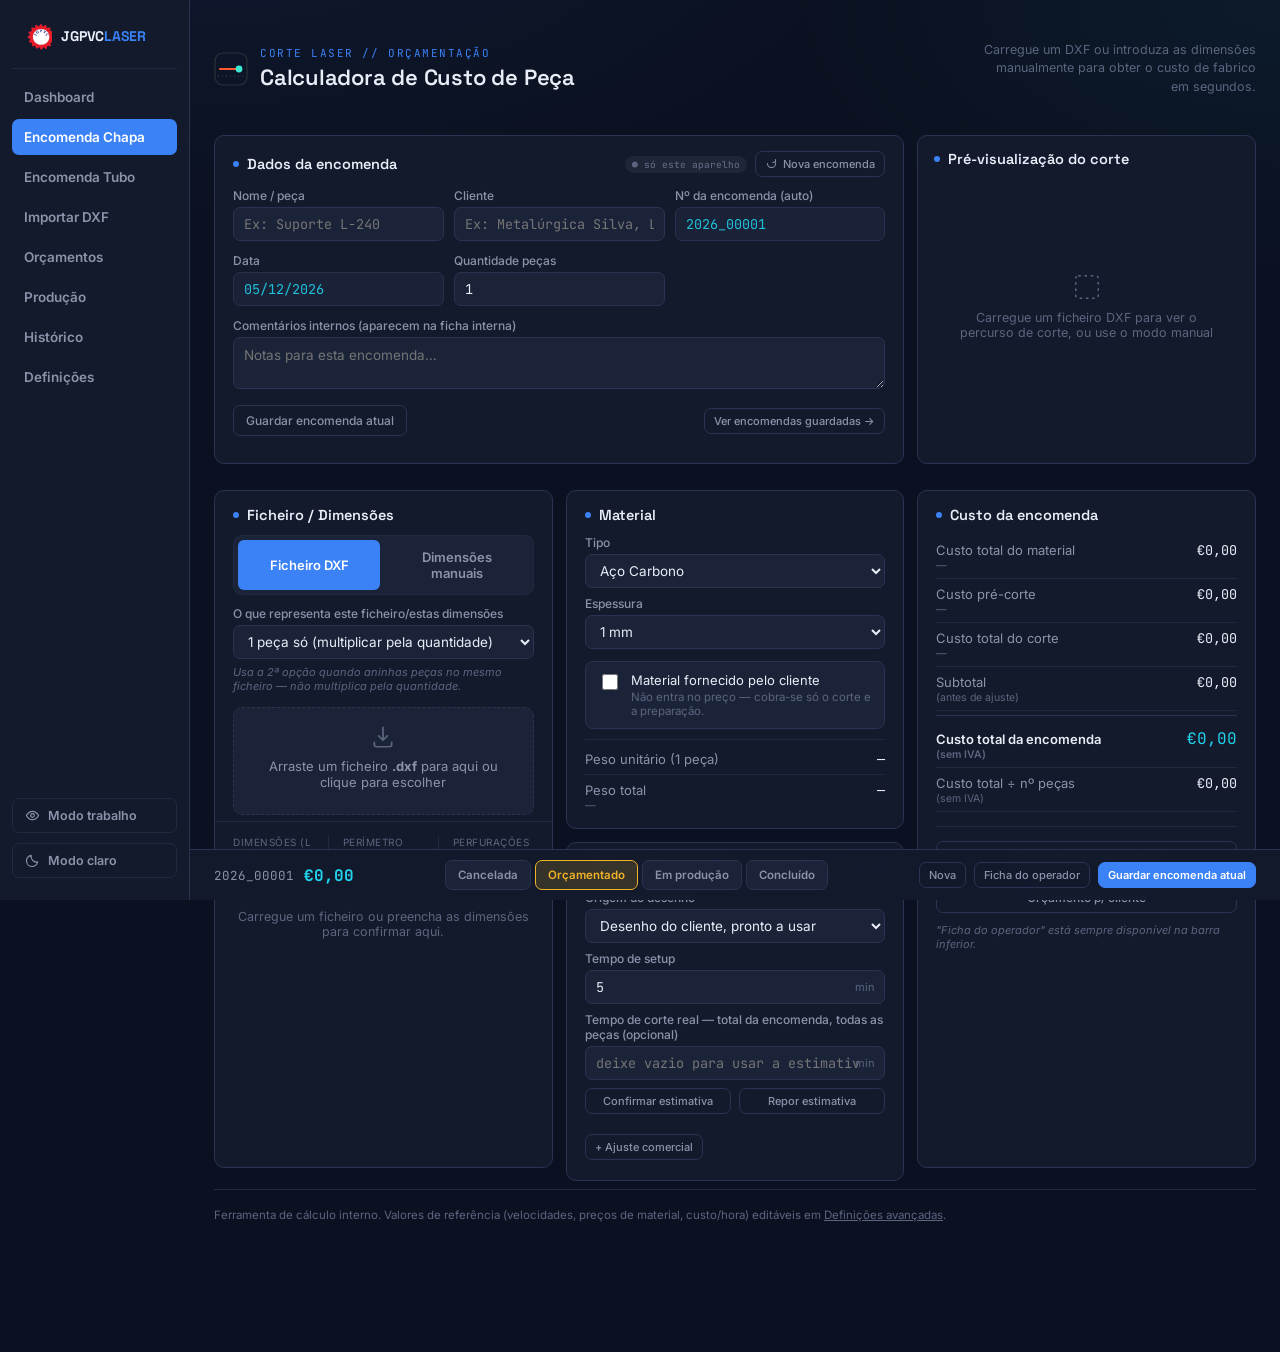
<file: index.html>
<!DOCTYPE html>
<html lang="pt-PT">
<head>
<meta charset="UTF-8">
<meta name="viewport" content="width=device-width, initial-scale=1.0, viewport-fit=cover">
<title>Orçamentação — Custo de Corte Laser</title>
<link rel="manifest" href="manifest.json">
<meta name="theme-color" content="#111417">
<meta name="mobile-web-app-capable" content="yes">
<meta name="apple-mobile-web-app-capable" content="yes">
<meta name="apple-mobile-web-app-status-bar-style" content="black-translucent">
<meta name="apple-mobile-web-app-title" content="Custo Laser">
<link rel="apple-touch-icon" href="icon-192.png">
<link rel="icon" href="icon-192.png" type="image/png">
<link rel="preconnect" href="https://fonts.googleapis.com">
<link href="https://fonts.googleapis.com/css2?family=Space+Grotesk:wght@500;600;700&family=Inter:wght@400;500;600&family=JetBrains+Mono:wght@400;500;600;700&display=swap" rel="stylesheet">
<link rel="stylesheet" href="shared.css">
<script>document.documentElement.setAttribute('data-theme', localStorage.getItem('laser_theme')||'dark');</script>
<style>
  /* Esta página deixa de usar 2 colunas independentes (.layout .col) — o conteúdo principal
     passa a ser uma grelha de 3 colunas (.grid3), com "Dados da encomenda" a ocupar as duas
     primeiras (grid-column:span 2) e o resto a preencher automaticamente à sua volta. */
  #main.layout{display:block;}
  .grid3{display:grid; grid-template-columns:1fr 1fr 1fr; gap:13px;}
  .col-stack{display:flex; flex-direction:column; gap:13px; min-width:0;}
  .grid3-wide{grid-column:span 2;}
  @media (max-width:900px){ .grid3{grid-template-columns:1fr 1fr;} }
  @media (max-width:600px){ .grid3{grid-template-columns:1fr;} .grid3-wide{grid-column:span 1;} }
</style>
</head>
<body>
<a href="#main" class="skip-link">Saltar para o conteúdo</a>
<div class="loading-veil" id="loadingVeil"><div class="lv-inner"><span class="lv-spin"></span>A carregar materiais e definições…</div></div>

<div class="wrap">

    <nav class="pagenav">
      <div class="nav-brand"><img src="logo-mark.svg" alt="" class="nav-logo"><span class="nav-name">JGPVC<em>LASER</em></span></div>
      <a href="dashboard.html">Dashboard</a>
      <a href="index.html" class="active">Encomenda Chapa</a>
      <a href="tubo.html">Encomenda Tubo</a>
      <a href="importar-dxf.html">Importar DXF</a>
      <a href="orcamentos.html">Orçamentos</a>
      <a href="producao.html">Produção</a>
      <a href="encomendas.html">Histórico</a>
      <a href="definicoes.html">Definições</a>
      <button class="nav-theme-toggle" id="themeToggleBtn" type="button" title="Alternar modo claro/escuro">
        <svg class="icon-moon" width="15" height="15" viewBox="0 0 16 16" fill="none"><path d="M13.5 9.5A6 6 0 016.5 2.5a6 6 0 106.999 7z" stroke="currentColor" stroke-width="1.3" stroke-linejoin="round"/></svg>
        <svg class="icon-sun" width="15" height="15" viewBox="0 0 16 16" fill="none"><circle cx="8" cy="8" r="3" stroke="currentColor" stroke-width="1.3"/><path d="M8 1v1.6M8 13.4V15M15 8h-1.6M2.6 8H1M12.7 3.3l-1.1 1.1M4.4 11.6l-1.1 1.1M12.7 12.7l-1.1-1.1M4.4 4.4L3.3 3.3" stroke="currentColor" stroke-width="1.3" stroke-linecap="round"/></svg>
        <span id="themeToggleLabel">Modo claro</span>
      </button>
    </nav>

  <header class="top">
    <div class="top-row">
      <div class="brand">
        <svg width="34" height="34" viewBox="0 0 34 34" fill="none">
          <rect x="1" y="1" width="32" height="32" rx="8" stroke="#2b3138" stroke-width="1.2"/>
          <line x1="6" y1="17" x2="22" y2="17" stroke="#ff5a2e" stroke-width="2" stroke-linecap="round"/>
          <circle cx="25" cy="17" r="3.4" fill="#3fe8d4"/>
          <path d="M4 24L30 24" stroke="#3a4149" stroke-width="1" stroke-dasharray="1 3"/>
        </svg>
        <div class="brand-text">
          <p class="eyebrow">Corte Laser // Orçamentação</p>
          <h1>Calculadora de Custo de Peça</h1>
        </div>
      </div>
      <p class="top-note">Carregue um DXF ou introduza as dimensões manualmente para obter o custo de fabrico em segundos.</p>
    </div>
  </header>

  <main class="layout" id="main">

    <div class="grid3">
      <div class="card grid3-wide">
        <h2 class="card-title with-action">
          <span class="title-left"><span class="dot"></span>Dados da encomenda</span>
          <span style="display:flex; align-items:center; gap:8px;">
            <span class="conn-badge" id="connBadge"></span>
            <button class="ghost-btn sm" id="newOrderBtn" type="button"><svg class="btn-icon" viewBox="0 0 16 16"><path d="M13 8A5 5 0 113 8" stroke="currentColor" stroke-width="1.3" fill="none" stroke-linecap="round"/><path d="M13 3v3.5H9.5" stroke="currentColor" stroke-width="1.3" fill="none" stroke-linecap="round" stroke-linejoin="round"/></svg>Nova encomenda</button>
          </span>
        </h2>
        <p class="save-hint" id="editingNote" hidden style="color:var(--accent); margin-bottom:10px;"></p>
        <p class="save-hint" id="priceChangeNote" hidden style="color:#e08a1e; margin-bottom:10px; font-weight:500;"></p>
        <div class="field-row3" style="margin-bottom:12px;">
          <div class="field" style="margin-bottom:0;"><label for="orderName">Nome / peça</label><input type="text" id="orderName" placeholder="Ex: Suporte L-240"></div>
          <div class="field" style="margin-bottom:0;">
            <label for="clientName">Cliente</label>
            <div class="autocomplete-wrap">
              <input type="text" id="clientName" placeholder="Ex: Metalúrgica Silva, Lda." autocomplete="off">
              <div class="autocomplete-list" id="clientSuggestions" hidden></div>
            </div>
          </div>
          <div class="field" style="margin-bottom:0;">
            <label for="orderNumberPreview">Nº da encomenda (auto)</label>
            <input type="text" id="orderNumberPreview" readonly>
          </div>
        </div>
        <div class="field-row3" style="margin-bottom:0;">
          <div class="field" style="margin-bottom:0;">
            <label for="orderDatePreview">Data</label>
            <input type="text" id="orderDatePreview" readonly class="mono">
          </div>
          <div class="field" style="margin-bottom:0;">
            <label for="qtyInput">Quantidade peças</label>
            <input type="number" id="qtyInput" value="1" min="1" step="1">
          </div>
        </div>
        <div class="field" style="margin-top:12px; margin-bottom:0;">
          <label for="orderComments">Comentários internos (aparecem na ficha interna)</label>
          <textarea id="orderComments" rows="2" placeholder="Notas para esta encomenda…" style="width:100%; resize:vertical; background:var(--panel-2); border:1px solid var(--border); color:var(--text); padding:9px 10px; border-radius:7px; font-family:'Inter',sans-serif; font-size:13.5px; outline:none;"></textarea>
        </div>
        <div class="mat-actions" style="margin-top:12px;">
          <button class="ghost-btn" id="saveOrderBtn" type="button" hidden><span id="saveOrderBtnLabel">Guardar encomenda atual</span></button>
          <a class="ghost-btn sm" href="encomendas.html" style="text-decoration:none;">Ver encomendas guardadas →</a>
        </div>
        <p class="save-hint" id="saveOrderHint"></p>
        <div class="next-steps" id="nextSteps" hidden>
          <div class="ns-head"><span id="nextStepsMsg"></span><button type="button" class="ns-close" id="nsClose" title="Fechar" aria-label="Fechar">✕</button></div>
          <div class="ns-actions">
            <button class="ghost-btn sm" id="nsPrintOperator" type="button">Ficha do operador</button>
            <button class="ghost-btn sm" id="nsPrintQuote" type="button">Orçamento</button>
            <button class="ghost-btn sm" id="nsNew" type="button">Nova encomenda</button>
          </div>
        </div>
      </div>

      <div class="card preview-card">
        <div class="preview-head">
          <h2 class="card-title" style="margin-bottom:8px;"><span class="dot"></span>Pré-visualização do corte</h2>
        </div>
        <canvas id="preview" width="600" height="260" role="img" aria-label="Pré-visualização do percurso de corte da peça"></canvas>
        <div id="previewEmpty" class="preview-empty">
          <svg width="30" height="30" viewBox="0 0 24 24" fill="none"><rect x="3" y="3" width="18" height="18" rx="2" stroke="currentColor" stroke-width="1.2" stroke-dasharray="2 3"/></svg>
          <span>Carregue um ficheiro DXF para ver o percurso de corte, ou use o modo manual</span>
        </div>
      </div>

      <div class="card">
        <h2 class="card-title"><span class="dot"></span>Ficheiro / Dimensões</h2>
        <div class="tabs">
          <button class="tab-btn active" id="tabDxfBtn" type="button">Ficheiro DXF</button>
          <button class="tab-btn" id="tabManualBtn" type="button">Dimensões manuais</button>
        </div>

        <div class="field" style="margin-bottom:14px;">
          <label for="geometryScopeSelect">O que representa este ficheiro/estas dimensões</label>
          <select id="geometryScopeSelect">
            <option value="unit">1 peça só (multiplicar pela quantidade)</option>
            <option value="batch">Já é a chapa/corte de todas as peças juntas (não multiplicar)</option>
          </select>
          <p class="save-hint" id="geometryScopeHint" style="margin-top:6px;">Usa a 2ª opção quando aninhas peças no mesmo ficheiro — não multiplica pela quantidade.</p>
        </div>

        <!-- DXF PANEL -->
        <div id="panelDxf">
          <div class="dropzone" id="dropzone">
            <div class="icon">
              <svg width="26" height="26" viewBox="0 0 24 24" fill="none" style="margin:0 auto;display:block;"><path d="M12 3v12m0 0l-4-4m4 4l4-4M4 17v2a2 2 0 002 2h12a2 2 0 002-2v-2" stroke="currentColor" stroke-width="1.6" stroke-linecap="round" stroke-linejoin="round"/></svg>
            </div>
            <p>Arraste um ficheiro <strong>.dxf</strong> para aqui ou clique para escolher</p>
            <div class="file-name" id="fileName"></div>
          </div>
          <input type="file" id="fileInput" accept=".dxf">
          <div id="dxfMsg"></div>
          <div class="field" id="pierceOverrideWrap" hidden style="margin-top:12px; margin-bottom:0;">
            <label for="pierceOverrideInput">Nº de perfurações<span id="pierceDetectedNote"></span></label>
            <div style="display:flex; gap:8px; align-items:center;">
              <input type="number" id="pierceOverrideInput" min="0" step="1" style="flex:1;">
              <button class="ghost-btn sm" id="pierceResetBtn" type="button" title="Repor valor detetado automaticamente"><svg class="btn-icon" viewBox="0 0 16 16" style="margin-right:3px;"><path d="M13 8A5 5 0 113 8" stroke="currentColor" stroke-width="1.3" fill="none" stroke-linecap="round"/><path d="M13 3v3.5H9.5" stroke="currentColor" stroke-width="1.3" fill="none" stroke-linecap="round" stroke-linejoin="round"/></svg>Repor</button>
            </div>
            <p class="save-hint" style="margin-top:6px;">Editável — se o ficheiro tiver linhas soltas ou contornos mal fechados, corrija aqui o número real de perfurações.</p>
          </div>
        </div>

        <!-- MANUAL PANEL -->
        <div id="panelManual" hidden>
          <div class="field">
            <label for="shapeSelect">Forma da peça</label>
            <select id="shapeSelect">
              <option value="rect">Retângulo</option>
              <option value="circle">Círculo</option>
              <option value="custom">Perímetro / área manual</option>
            </select>
          </div>

          <div id="shapeRect">
            <div class="field-row">
              <div class="field"><label>Largura (mm)</label><input type="number" id="rectW" value="200" min="0" step="0.1"></div>
              <div class="field"><label>Altura (mm)</label><input type="number" id="rectH" value="100" min="0" step="0.1"></div>
            </div>
          </div>

          <div id="shapeCircle" hidden>
            <div class="field"><label>Diâmetro (mm)</label><input type="number" id="circleD" value="150" min="0" step="0.1"></div>
          </div>

          <div id="shapeCustom" hidden>
            <div class="field-row">
              <div class="field"><label>Perímetro total (mm)</label><input type="number" id="customPerim" value="600" min="0" step="0.1"></div>
              <div class="field"><label>Área da peça (mm²)</label><input type="number" id="customArea" value="20000" min="0" step="1"></div>
            </div>
          </div>

          <div class="field">
            <label for="manualHoles">Nº de furos / perfurações adicionais</label>
            <input type="number" id="manualHoles" value="0" min="0" step="1">
          </div>
        </div>

        <div class="preview-meta" id="previewMeta" hidden>
          <div class="meta-item"><div class="k">Dimensões (L × A)</div><div class="v" id="metaDim">—</div></div>
          <div class="meta-item"><div class="k">Perímetro</div><div class="v" id="metaPerim">—</div></div>
          <div class="meta-item"><div class="k">Perfurações</div><div class="v" id="metaPierces">—</div></div>
        </div>
        <p class="orders-empty" id="dimEmpty" style="padding:14px 0 4px;">Carregue um ficheiro ou preencha as dimensões para confirmar aqui.</p>
      </div>

      <div class="col-stack">
      <div class="card" style="margin-bottom:0;">
        <h2 class="card-title"><span class="dot"></span>Material</h2>
        <div class="field">
          <label for="materialTypeSelect">Tipo</label>
          <select id="materialTypeSelect"></select>
        </div>
        <div class="field" style="margin-bottom:0;">
          <label for="materialThicknessSelect">Espessura</label>
          <select id="materialThicknessSelect"></select>
        </div>
        <select id="materialSelect" style="display:none;" aria-hidden="true" tabindex="-1"></select>
        <label class="client-mat-opt" for="clientMaterialChk">
          <input type="checkbox" id="clientMaterialChk">
          <span>Material fornecido pelo cliente<small>Não entra no preço — cobra-se só o corte e a preparação.</small></span>
        </label>
        <div class="breakdown-row" style="margin-top:10px; padding-top:10px; border-top:1px solid var(--border-soft);"><span class="lbl">Peso unitário (1 peça)</span><span class="val" id="valWeightUnit">—</span></div>
        <div class="breakdown-row" style="border-bottom:none; padding-bottom:0;"><span class="lbl">Peso total<small id="weightTotalSub">—</small></span><span class="val" id="valWeightTotal">—</span></div>
      </div>

      <details class="card" id="setupDetails" open style="margin-bottom:0;">
        <summary class="summary-row"><span>Preparação &amp; ajustes <span class="conn-badge conn-local" id="setupBadge"></span></span><span class="chev">▸</span></summary>
        <div class="details-body">
          <div class="field">
            <label for="drawingType">Origem do desenho</label>
            <select id="drawingType">
              <option value="client_direct">Desenho do cliente, pronto a usar</option>
              <option value="client_convert">Converter desenho do cliente</option>
              <option value="from_scratch">Desenho de raiz</option>
            </select>
          </div>
          <div class="field" id="designTimeField" hidden>
            <label for="designTimeInput">Tempo de desenho</label>
            <div class="unit-suffix"><input type="number" id="designTimeInput" min="0" step="1" value="0"><span>min</span></div>
          </div>
          <div class="field">
            <label for="setupTimeInput">Tempo de setup</label>
            <div class="unit-suffix"><input type="number" id="setupTimeInput" min="0" step="1" value="5"><span>min</span></div>
          </div>

          <div class="field" style="margin-top:6px;">
            <label for="realCuttingTimeInput">Tempo de corte real — total da encomenda, todas as peças (opcional)</label>
            <div class="unit-suffix"><input type="number" id="realCuttingTimeInput" min="0" step="0.1" placeholder="deixe vazio para usar a estimativa"><span>min</span></div>
            <div style="display:flex; gap:8px; margin-top:8px;">
              <button class="ghost-btn sm" id="useEstimateAsRealBtn" type="button" style="flex:1;">Confirmar estimativa</button>
              <button class="ghost-btn sm" id="clearRealTimeBtn" type="button" style="flex:1;">Repor estimativa</button>
            </div>
          </div>

          <button class="ghost-btn sm" id="showAdjustmentBtn" type="button" style="margin:12px 0 4px;">+ Ajuste comercial</button>
          <div class="field" id="adjustmentFields" hidden style="margin:12px 0 0;">
            <label for="adjustmentValueInput">Ajuste comercial (opcional — use valor negativo para desconto)</label>
            <div class="field-row" style="margin-bottom:0;">
              <div class="field" style="margin-bottom:0;">
                <div class="unit-suffix"><input type="number" id="adjustmentValueInput" step="0.5" placeholder="0,00"><span>€</span></div>
              </div>
              <div class="field" style="margin-bottom:0;">
                <select id="adjustmentReasonSelect">
                  <option value="">Motivo do ajuste…</option>
                  <option value="Pequena quantidade">Pequena quantidade</option>
                  <option value="Urgência">Urgência</option>
                  <option value="Cliente habitual">Cliente habitual</option>
                  <option value="Concorrência">Concorrência</option>
                  <option value="Complexidade">Complexidade</option>
                  <option value="Desperdício de chapa">Desperdício de chapa</option>
                  <option value="Quinagem">Quinagem</option>
                  <option value="Outro">Outro</option>
                </select>
              </div>
            </div>
          </div>
        </div>
      </details>
      </div>

      <div class="card">
        <h2 class="card-title"><span class="dot"></span>Custo da encomenda <small id="costFinalBadge" style="margin-left:auto;"></small></h2>
        <div class="breakdown-row"><span class="lbl">Custo total do material<small id="matInfoSub">—</small></span><span class="val" id="costMaterial">€0,00</span></div>
        <div class="breakdown-row"><span class="lbl">Custo pré-corte<small id="preCorteSub">—</small></span><span class="val" id="costPreCorte">€0,00</span></div>
        <div class="breakdown-row"><span class="lbl">Custo total do corte<small id="cutTimeSub">—</small></span><span class="val" id="costCorte">€0,00</span></div>
        <div class="breakdown-row"><span class="lbl">Subtotal <small>(antes de ajuste)</small></span><span class="val" id="subtotalValue">€0,00</span></div>
        <div class="breakdown-row" id="adjustmentRow" hidden><span class="lbl">Ajuste comercial<small id="adjustmentSub">—</small></span><span class="val" id="adjustmentValueShown">€0,00</span></div>

        <div class="breakdown-row" style="border-top:1.5px solid var(--border); margin-top:4px; padding-top:12px;"><span class="lbl" style="font-weight:600; color:var(--text);">Custo total da encomenda <small>(sem IVA)<span id="totalQtyTag"></span></small></span><span class="val" id="totalValue" style="font-size:16px; color:var(--readout);">€0,00</span></div>
        <div class="breakdown-row"><span class="lbl">Custo total ÷ nº peças <small>(sem IVA)</small></span><span class="val" id="avgPerPieceValue">€0,00</span></div>
        <div class="breakdown-row" id="unroundedRow" hidden><span class="lbl">Sem arredondar seria<small>corte ao tempo exato, sem arredondar ao minuto</small></span><span class="val" id="unroundedValue" style="color:var(--text-dim);">€0,00</span></div>
        <div class="total-sub" id="totalTimeSub" hidden style="margin-top:10px; padding-top:10px;"></div>

        <div class="print-btns" style="margin-top:14px; padding-top:14px; border-top:1px solid var(--border-soft);">
          <button class="ghost-btn print-btn" id="printInternalBtn" type="button">Ficha interna (com custos)</button>
          <button class="ghost-btn print-btn" id="printQuoteBtn" type="button">Orçamento p/ cliente</button>
        </div>
        <p class="save-hint" style="margin-top:8px;">"Ficha do operador" está sempre disponível na barra inferior.</p>
        <p class="save-hint" id="printHint"></p>
      </div>
    </div>

  </main>

  <footer class="disclaimer">
    Ferramenta de cálculo interno. Valores de referência (velocidades, preços de material, custo/hora) editáveis em <a href="definicoes.html" style="color:var(--text-dim);">Definições avançadas</a>.
  </footer>

</div>

<div class="action-bar" id="actionBar">
  <div class="action-bar-inner">
    <div class="ab-status">
      <span class="dirty-dot" id="dirtyDot" hidden title="Tem alterações por gravar"></span>
      <span id="abOrderNum">—</span>
      <span class="ab-total" id="abTotal">€0,00</span>
    </div>
    <div class="state-picker ab-state" id="statePicker">
      <button type="button" data-state="cancelled">Cancelada</button>
      <button type="button" data-state="quote">Orçamentado</button>
      <button type="button" data-state="production">Em produção</button>
      <button type="button" data-state="done">Concluído</button>
    </div>
    <div class="ab-buttons">
      <button class="ghost-btn sm" id="barNewBtn" type="button">Nova</button>
      <button class="ghost-btn sm" id="barPrintOperatorBtn" type="button">Ficha do operador</button>
      <button class="ghost-btn sm accent" id="barSaveBtn" type="button"><span id="barSaveLabel">Guardar encomenda atual</span></button>
    </div>
  </div>
</div>

<div id="printSheet" class="print-sheet"></div>

<script src="shared.js"></script>
<script>
(function(){
  "use strict";
  const { parseDXF, fmtEUR, fmtNum, escapeHtml, sanitizeFileName, searchKey,
    loadMaterials, saveMachine, loadMachine, loadOrders, loadRemoteConfig,
    remoteLoadOrders, remoteInsertOrder, remoteUpdateFullOrder, computeNextOrderNumber,
    idbGet, writeOrderToLocalFolder, registerServiceWorker } = window.LC;
  // Com cache do navegador o shared.js pode vir ainda da versão anterior durante uns minutos —
  // as funções novas usam-se com recurso, para a página nunca deixar de arrancar por isso.
  const bootStep = window.LC.bootStep || function(){};

  /* ---------------------------------------------------------------- */
  /* STATE                                                             */
  /* ---------------------------------------------------------------- */
  const state = {
    mode: 'dxf',
    dxfResult: null,
    dxfFileName: '',
    dxfRawText: '',
    dxfDetectedPierces: 0,
    materials: [],
    machine: Object.assign({}, window.LC.DEFAULT_MACHINE),
    orders: [],
    remote: { configured:false, url:'', key:'' },
    localFolder: { ready:false, handle:null },
    loadedOrderId: null,
    loadedOrderNumber: null,
    loadedOrderCreatedAt: null,
    loadedCostSnapshot: null,
    orderState: 'quote',
    wasQuoted: false,
    dirty: false,
  };

  /* ---------------------------------------------------------------- */
  /* DOM refs                                                          */
  /* ---------------------------------------------------------------- */
  const $ = id => document.getElementById(id);
  const tabDxfBtn = $('tabDxfBtn'), tabManualBtn = $('tabManualBtn');
  const panelDxf = $('panelDxf'), panelManual = $('panelManual');
  const dropzone = $('dropzone'), fileInput = $('fileInput'), fileNameEl = $('fileName'), dxfMsg = $('dxfMsg');
  const pierceOverrideWrap = $('pierceOverrideWrap'), pierceOverrideInput = $('pierceOverrideInput');
  const pierceResetBtn = $('pierceResetBtn'), pierceDetectedNote = $('pierceDetectedNote');
  const shapeSelect = $('shapeSelect');
  const shapeRect = $('shapeRect'), shapeCircle = $('shapeCircle'), shapeCustom = $('shapeCustom');
  const materialSelect = $('materialSelect');
  const materialTypeSelect = $('materialTypeSelect'), materialThicknessSelect = $('materialThicknessSelect');
  const drawingTypeSel = $('drawingType'), designTimeField = $('designTimeField'), designTimeInput = $('designTimeInput');
  const setupTimeInput = $('setupTimeInput');
  const realCuttingTimeInput = $('realCuttingTimeInput'), clearRealTimeBtn = $('clearRealTimeBtn');
  const geometryScopeSelect = $('geometryScopeSelect');
  const qtyInput = $('qtyInput');
  const canvas = $('preview'), previewEmpty = $('previewEmpty'), previewMeta = $('previewMeta');
  const metaDim = $('metaDim'), metaPerim = $('metaPerim'), metaPierces = $('metaPierces');
  const dimEmptyEl = $('dimEmpty');
  const orderNameInp = $('orderName'), clientNameInp = $('clientName');
  const orderCommentsInp = $('orderComments');
  const clientMaterialChk = $('clientMaterialChk');
  const statePicker = $('statePicker');
  const clientSuggestionsEl = $('clientSuggestions');
  const adjustmentValueInput = $('adjustmentValueInput'), adjustmentReasonSelect = $('adjustmentReasonSelect');
  const showAdjustmentBtn = $('showAdjustmentBtn'), adjustmentFields = $('adjustmentFields');
  function revealAdjustment(){ adjustmentFields.hidden = false; showAdjustmentBtn.hidden = true; }
  function hideAdjustmentIfEmpty(){
    if(!adjustmentValueInput.value && !adjustmentReasonSelect.value){
      adjustmentFields.hidden = true; showAdjustmentBtn.hidden = false;
    }
  }
  showAdjustmentBtn.addEventListener('click', ()=>{ revealAdjustment(); adjustmentValueInput.focus(); });
  const saveOrderHint = $('saveOrderHint');

  function updateOrderHeader(){
    // Nome/cliente já não são mostrados no cartão de custos — só o nº e o nome na barra fixa de baixo.
    $('abOrderNum').textContent = ($('orderNumberPreview').value || '—') + (orderNameInp.value.trim() ? ' · ' + orderNameInp.value.trim() : '');
  }
  orderNameInp.addEventListener('input', updateOrderHeader);
  clientNameInp.addEventListener('input', updateOrderHeader);

  function updateConnBadge(){
    const badge = $('connBadge');
    if(state.remote.configured){
      badge.textContent = '● servidor central';
      badge.className = 'conn-badge conn-online';
    } else {
      badge.textContent = '● só este aparelho';
      badge.className = 'conn-badge conn-local';
    }
  }

  /* ---------------------------------------------------------------- */
  /* TABS                                                              */
  /* ---------------------------------------------------------------- */
  function setMode(mode){
    state.mode = mode;
    tabDxfBtn.classList.toggle('active', mode==='dxf');
    tabManualBtn.classList.toggle('active', mode==='manual');
    panelDxf.hidden = mode!=='dxf';
    panelManual.hidden = mode!=='manual';
    recalcAndRender();
  }
  tabDxfBtn.addEventListener('click', ()=>setMode('dxf'));
  tabManualBtn.addEventListener('click', ()=>setMode('manual'));

  /* ---------------------------------------------------------------- */
  /* DXF UPLOAD                                                        */
  /* ---------------------------------------------------------------- */
  dropzone.addEventListener('click', ()=>fileInput.click());
  dropzone.addEventListener('dragover', e=>{ e.preventDefault(); dropzone.classList.add('dragover'); });
  dropzone.addEventListener('dragleave', ()=> dropzone.classList.remove('dragover'));
  dropzone.addEventListener('drop', e=>{
    e.preventDefault(); dropzone.classList.remove('dragover');
    if(e.dataTransfer.files && e.dataTransfer.files[0]) handleFile(e.dataTransfer.files[0]);
  });
  fileInput.addEventListener('change', e=>{
    if(e.target.files && e.target.files[0]) handleFile(e.target.files[0]);
  });

  function handleFile(file){
    realCuttingTimeInput.value = '';
    geometryScopeSelect.value = 'unit';
    fileNameEl.textContent = file.name;
    dxfMsg.innerHTML = '';
    const reader = new FileReader();
    reader.onload = ev => {
      try{
        const result = parseDXF(ev.target.result);
        if(!result.contours.length) throw new Error('Não foram encontradas entidades de geometria suportadas (linhas, polilinhas, arcos ou círculos) neste ficheiro.');
        state.dxfResult = result;
        state.dxfFileName = file.name;
        state.dxfRawText = ev.target.result;
        const detected = Math.max(result.closedContours.length, result.contours.length ? 1 : 0);
        state.dxfDetectedPierces = detected;
        pierceOverrideInput.value = detected;
        pierceDetectedNote.textContent = '(detetado automaticamente: ' + detected + ')';
        pierceOverrideWrap.hidden = false;
        let msg = '';
        if(!result.unitsInfo.isMm){
          msg += '<div class="warn">Unidades do ficheiro: ' + result.unitsInfo.label + '. Esta aplicação assume milímetros — confirme as dimensões em baixo antes de orçamentar, pode ter de escalar o desenho.</div>';
        }
        if(result.hasInserts){
          msg += '<div class="warn">O ficheiro usa blocos (INSERT) — furos ou detalhes definidos como bloco não são lidos. Confirme visualmente e o nº de perfurações antes de orçamentar.</div>';
        }
        if(result.closedContours.length > 1 && geometryScopeSelect.value !== 'batch'){
          msg += '<div class="warn">Foram detetadas ' + result.closedContours.length + ' formas fechadas separadas neste ficheiro — se são peças diferentes (aninhadas no mesmo ficheiro), mude "O que representa este ficheiro" para a 2ª opção.</div>';
        }
        if(result.openContours.length){
          msg += '<div class="warn">Foram detetados ' + result.openContours.length + ' troço(s) aberto(s) — confirme se o desenho está fechado corretamente antes de orçamentar.</div>';
        }
        if(result.warnings.length){
          msg += '<div class="warn">O ficheiro contém entidades ' + result.warnings.join(', ') + ' aproximadas por segmentos de reta — verifique visualmente a pré-visualização e o perímetro antes de confirmar o orçamento.</div>';
        }
        dxfMsg.innerHTML = msg;
      }catch(err){
        state.dxfResult = null;
        state.dxfRawText = '';
        pierceOverrideWrap.hidden = true;
        dxfMsg.innerHTML = '<div class="err">Não foi possível ler este ficheiro: ' + err.message + '</div>';
      }
      recalcAndRender();
    };
    reader.onerror = () => {
      dxfMsg.innerHTML = '<div class="err">Erro ao ler o ficheiro.</div>';
    };
    reader.readAsText(file);
  }

  pierceOverrideInput.addEventListener('input', recalcAndRender);
  pierceResetBtn.addEventListener('click', ()=>{
    pierceOverrideInput.value = state.dxfDetectedPierces;
    recalcAndRender();
  });

  geometryScopeSelect.addEventListener('change', recalcAndRender);

  /* ---------------------------------------------------------------- */
  /* MANUAL SHAPE                                                      */
  /* ---------------------------------------------------------------- */
  shapeSelect.addEventListener('change', ()=>{
    shapeRect.hidden = shapeSelect.value!=='rect';
    shapeCircle.hidden = shapeSelect.value!=='circle';
    shapeCustom.hidden = shapeSelect.value!=='custom';
    realCuttingTimeInput.value = '';
    geometryScopeSelect.value = 'unit';
    recalcAndRender();
  });
  ['rectW','rectH','circleD','customPerim','customArea'].forEach(id=>{
    $(id).addEventListener('input', ()=>{ realCuttingTimeInput.value = ''; recalcAndRender(); });
  });
  $('manualHoles').addEventListener('input', recalcAndRender);

  function getManualGeometry(){
    const shape = shapeSelect.value;
    const holes = Math.max(0, parseInt($('manualHoles').value,10) || 0);
    if(shape==='rect'){
      const w = parseFloat($('rectW').value)||0, h = parseFloat($('rectH').value)||0;
      return {
        perimeterMm: 2*(w+h), bboxAreaMm2: w*h, netAreaMm2: w*h,
        width: w, height: h, pierces: 1+holes, kind:'rect', w, h
      };
    } else if(shape==='circle'){
      const d = parseFloat($('circleD').value)||0, r = d/2;
      return {
        perimeterMm: Math.PI*d, bboxAreaMm2: d*d, netAreaMm2: Math.PI*r*r,
        width: d, height: d, pierces: 1+holes, kind:'circle', d
      };
    } else {
      const p = parseFloat($('customPerim').value)||0, a = parseFloat($('customArea').value)||0;
      return {
        perimeterMm: p, bboxAreaMm2: a, netAreaMm2: a,
        width: null, height: null, pierces: 1+holes, kind:'custom'
      };
    }
  }

  /* ---------------------------------------------------------------- */
  /* MATERIAL SELECTORS (type -> thickness, driving hidden materialSelect) */
  /* ---------------------------------------------------------------- */
  function getMaterialTypes(){
    const names = [];
    state.materials.forEach(m=>{ if(!names.includes(m.name)) names.push(m.name); });
    return names.sort((a,b)=>a.localeCompare(b,'pt'));
  }
  function getThicknessesForType(name){
    return state.materials.filter(m=>m.name===name).map(m=>m.thickness).sort((a,b)=>a-b);
  }
  function rebuildThicknessSelector(keepThickness){
    const type = materialTypeSelect.value;
    const thicknesses = getThicknessesForType(type);
    materialThicknessSelect.innerHTML = '';
    thicknesses.forEach(t=>{
      const opt = document.createElement('option');
      opt.value = t;
      opt.textContent = t + ' mm';
      materialThicknessSelect.appendChild(opt);
    });
    if(keepThickness!=null && thicknesses.some(t=>t===keepThickness)) materialThicknessSelect.value = keepThickness;
    else if(thicknesses.length) materialThicknessSelect.value = thicknesses[0];
  }
  function rebuildVisibleMaterialSelectors(){
    const mat = state.materials.find(m=>m.id===materialSelect.value) || state.materials[0];
    const types = getMaterialTypes();
    materialTypeSelect.innerHTML = '';
    types.forEach(name=>{
      const opt = document.createElement('option');
      opt.value = name;
      opt.textContent = name;
      materialTypeSelect.appendChild(opt);
    });
    if(mat) materialTypeSelect.value = mat.name;
    rebuildThicknessSelector(mat ? mat.thickness : null);
  }
  function applySelectedMaterialFromDropdowns(){
    const type = materialTypeSelect.value;
    const thickness = parseFloat(materialThicknessSelect.value);
    const mat = state.materials.find(m=>m.name===type && Math.abs(m.thickness-thickness)<1e-9);
    if(mat){
      materialSelect.value = mat.id;
      materialSelect.dispatchEvent(new Event('change'));
    }
  }
  materialTypeSelect.addEventListener('change', ()=>{
    rebuildThicknessSelector(null);
    applySelectedMaterialFromDropdowns();
  });
  materialThicknessSelect.addEventListener('change', applySelectedMaterialFromDropdowns);
  // Material do cliente: sai do preço e a nota entra/sai sozinha nos comentários.
  clientMaterialChk.addEventListener('change', ()=>{
    orderCommentsInp.value = window.LC.withClientMaterialNote(orderCommentsInp.value, clientMaterialChk.checked);
    recalcAndRender();
  });

  function populateMaterialSelect(){
    materialSelect.innerHTML = '';
    state.materials.forEach(m=>{
      const opt = document.createElement('option');
      opt.value = m.id;
      opt.textContent = m.name + ' — ' + m.thickness + ' mm';
      materialSelect.appendChild(opt);
    });
    rebuildVisibleMaterialSelectors();
  }
  materialSelect.addEventListener('change', recalcAndRender);
  qtyInput.addEventListener('input', recalcAndRender);
  function getSelectedMaterial(){
    return state.materials.find(m=>m.id===materialSelect.value) || state.materials[0] || null;
  }

  /* ---------------------------------------------------------------- */
  /* PREPARAÇÃO (SETUP)                                                */
  /* ---------------------------------------------------------------- */
  const DRAWING_LABELS = { client_direct:'Cliente', client_convert:'Conversão', from_scratch:'De raiz' };
  function updateSetupBadge(){
    const designMin = drawingTypeSel.value==='client_direct' ? 0 : (parseFloat(designTimeInput.value)||0);
    const totalMin = designMin + (parseFloat(setupTimeInput.value)||0);
    $('setupBadge').textContent = '● ' + (DRAWING_LABELS[drawingTypeSel.value]||'') + ' · ' + fmtNum(totalMin,0) + ' min';
  }
  function applyDrawingTypeUI(){
    designTimeField.hidden = drawingTypeSel.value==='client_direct';
    if(drawingTypeSel.value==='client_direct') designTimeInput.value = 0;
    updateSetupBadge();
  }
  drawingTypeSel.addEventListener('change', ()=>{
    applyDrawingTypeUI();
    if(!designTimeField.hidden) designTimeInput.focus();
    recalcAndRender();
  });
  [designTimeInput, setupTimeInput].forEach(inp=>{
    inp.addEventListener('input', ()=>{ updateSetupBadge(); recalcAndRender(); });
  });

  /* ---------------------------------------------------------------- */
  /* CALCULATION                                                       */
  /* ---------------------------------------------------------------- */
  function getGeometry(){
    if(state.mode==='dxf'){
      if(!state.dxfResult) return null;
      return window.LC.sheetGeometryFromDXF(state.dxfResult, parseInt(pierceOverrideInput.value, 10));
    } else {
      return getManualGeometry();
    }
  }

  // O cálculo está em shared.js (LC.computeSheetCost) — o mesmo que o "Importar DXF" usa.
  function computeCost(){
    const realTimeRaw = realCuttingTimeInput.value.trim();
    const realTimeVal = parseFloat(realTimeRaw);
    const isFinalTime = realTimeRaw !== '' && Number.isFinite(realTimeVal) && realTimeVal >= 0;
    return window.LC.computeSheetCost({
      geo: getGeometry(),
      material: getSelectedMaterial(),
      qty: qtyInput.value,
      machine: state.machine,
      isBatch: geometryScopeSelect.value === 'batch',
      realTimeMin: isFinalTime ? realTimeVal : null,
      drawingType: drawingTypeSel.value,
      designTimeMin: parseFloat(designTimeInput.value)||0,
      setupTimeMin: parseFloat(setupTimeInput.value)||0,
      adjustmentValue: parseFloat(adjustmentValueInput.value) || 0,
      adjustmentReason: adjustmentReasonSelect.value,
      clientMaterial: clientMaterialChk.checked,
    });
  }

  realCuttingTimeInput.addEventListener('input', recalcAndRender);
  adjustmentValueInput.addEventListener('input', recalcAndRender);
  adjustmentReasonSelect.addEventListener('change', recalcAndRender);
  clearRealTimeBtn.addEventListener('click', ()=>{
    realCuttingTimeInput.value = '';
    recalcAndRender();
  });
  $('useEstimateAsRealBtn').addEventListener('click', ()=>{
    // Copia o valor exato da estimativa (não o número arredondado mostrado no ecrã) — digitar o
    // valor arredondado à mão pode mudar ligeiramente o custo, porque a estimativa tem mais casas
    // decimais do que as apresentadas.
    const result = computeCost();
    if(!result.valid) return;
    realCuttingTimeInput.value = Math.round(result.estimatedCuttingTimeMin*100)/100;
    recalcAndRender();
  });

  /* ---------------------------------------------------------------- */
  /* CANVAS PREVIEW                                                    */
  /* ---------------------------------------------------------------- */
  let animFrame = null, animT = 0;
  const reduceMotion = window.matchMedia && window.matchMedia('(prefers-reduced-motion: reduce)').matches;

  function drawPreview(geo){
    const ctx = canvas.getContext('2d');
    const dpr = window.devicePixelRatio || 1;
    const cssW = canvas.clientWidth || 600, cssH = 260;
    canvas.width = cssW*dpr; canvas.height = cssH*dpr;
    ctx.setTransform(dpr,0,0,dpr,0,0);
    ctx.clearRect(0,0,cssW,cssH);

    let contoursToDraw = [];
    let bbox;

    // Mostra sempre o desenho do DXF, se houver um carregado — mesmo que o cálculo esteja a usar
    // dimensões manuais. O operador precisa de ver a peça real que vai cortar, independentemente
    // de onde vêm os números usados no custo.
    if(state.dxfResult){
      contoursToDraw = state.dxfResult.contours;
      bbox = state.dxfResult.bbox;
    } else if(state.mode==='manual'){
      const g = getManualGeometry();
      if(g.kind==='rect' && g.w>0 && g.h>0){
        contoursToDraw = [{ points:[{x:0,y:0},{x:g.w,y:0},{x:g.w,y:g.h},{x:0,y:g.h}], closed:true }];
        bbox = {minX:0,maxX:g.w,minY:0,maxY:g.h};
      } else if(g.kind==='circle' && g.d>0){
        const r=g.d/2, pts=[];
        for(let i=0;i<64;i++){ const a=(i/64)*2*Math.PI; pts.push({x:r+r*Math.cos(a), y:r+r*Math.sin(a)}); }
        contoursToDraw=[{points:pts, closed:true}];
        bbox={minX:0,maxX:g.d,minY:0,maxY:g.d};
      }
    }

    if(!contoursToDraw.length || !bbox){
      previewEmpty.hidden = false;
      canvas.style.display = 'none';
      previewMeta.hidden = true;
      if(animFrame) cancelAnimationFrame(animFrame);
      return;
    }
    previewEmpty.hidden = true;
    canvas.style.display = 'block';
    previewMeta.hidden = false;

    const pad = 24;
    const w = bbox.maxX-bbox.minX, h = bbox.maxY-bbox.minY;
    const scale = Math.min((cssW-pad*2)/(w||1), (cssH-pad*2)/(h||1));
    const offX = pad + ((cssW-pad*2) - w*scale)/2;
    const offY = pad + ((cssH-pad*2) - h*scale)/2;
    function tx(p){ return { x: offX + (p.x-bbox.minX)*scale, y: cssH - (offY + (p.y-bbox.minY)*scale) }; }

    contoursToDraw.forEach(c=>{
      if(c.points.length<2) return;
      ctx.beginPath();
      const p0 = tx(c.points[0]);
      ctx.moveTo(p0.x,p0.y);
      for(let i=1;i<c.points.length;i++){ const p=tx(c.points[i]); ctx.lineTo(p.x,p.y); }
      if(c.closed) ctx.closePath();
      ctx.strokeStyle = c.closed ? '#3fe8d4' : '#ff9466';
      ctx.lineWidth = 1.6;
      ctx.shadowColor = c.closed ? 'rgba(63,232,212,0.5)' : 'rgba(255,148,102,0.5)';
      ctx.shadowBlur = 4;
      ctx.stroke();
    });
    ctx.shadowBlur = 0;

    if(animFrame) cancelAnimationFrame(animFrame);
    if(!reduceMotion){
      const longest = contoursToDraw.slice().sort((a,b)=>(b.points.length)-(a.points.length))[0];
      if(longest && longest.points.length>2){
        const animate = () => {
          if(document.hidden){ animFrame = requestAnimationFrame(animate); return; }
          animT += 0.0032;
          const idxF = (animT % 1) * (longest.points.length-1);
          const i0 = Math.floor(idxF), i1 = Math.min(i0+1, longest.points.length-1);
          const f = idxF-i0;
          const pA = longest.points[i0], pB = longest.points[i1];
          const p = { x: pA.x+(pB.x-pA.x)*f, y: pA.y+(pB.y-pA.y)*f };
          const sp = tx(p);
          drawFrame();
          ctx.beginPath();
          ctx.arc(sp.x, sp.y, 3.4, 0, Math.PI*2);
          ctx.fillStyle = '#ff5a2e';
          ctx.shadowColor = 'rgba(255,90,46,0.9)';
          ctx.shadowBlur = 10;
          ctx.fill();
          ctx.shadowBlur = 0;
          animFrame = requestAnimationFrame(animate);
        };
        function drawFrame(){
          ctx.clearRect(0,0,cssW,cssH);
          contoursToDraw.forEach(c=>{
            if(c.points.length<2) return;
            ctx.beginPath();
            const p0 = tx(c.points[0]);
            ctx.moveTo(p0.x,p0.y);
            for(let i=1;i<c.points.length;i++){ const p=tx(c.points[i]); ctx.lineTo(p.x,p.y); }
            if(c.closed) ctx.closePath();
            ctx.strokeStyle = c.closed ? '#3fe8d4' : '#ff9466';
            ctx.lineWidth = 1.6;
            ctx.shadowColor = c.closed ? 'rgba(63,232,212,0.4)' : 'rgba(255,148,102,0.4)';
            ctx.shadowBlur = 3;
            ctx.stroke();
          });
          ctx.shadowBlur = 0;
        }
        animFrame = requestAnimationFrame(animate);
      }
    }
  }

  /* ---------------------------------------------------------------- */
  /* PRINT SHEETS                                                      */
  /* ---------------------------------------------------------------- */
  const printInternalBtn = $('printInternalBtn'), printQuoteBtn = $('printQuoteBtn'), printHint = $('printHint');
  const printSheetEl = $('printSheet');

  function describeManualShape(){
    const g = getManualGeometry();
    if(g.kind==='rect') return 'Retângulo ' + fmtNum(g.w,1) + ' × ' + fmtNum(g.h,1) + ' mm';
    if(g.kind==='circle') return 'Círculo Ø ' + fmtNum(g.d,1) + ' mm';
    return 'Forma manual (perímetro/área introduzidos)';
  }
  /* ---------------------------------------------------------------- */
  /* DESENHO TÉCNICO — furos, entalhes e SVG estão em shared.js         */
  /* (partilhados com o Importar DXF).                                  */
  /* ---------------------------------------------------------------- */
  // Mostra sempre o desenho do DXF na ficha, se houver um carregado — o operador precisa de ver
  // a peça real, mesmo que o cálculo do custo esteja a usar dimensões manuais.
  function printDrawing(){
    if(state.dxfResult) return window.LC.sheetDrawingFromDXF(state.dxfResult);
    if(state.mode==='manual'){
      const g = getManualGeometry();
      if(g.kind==='rect' && g.w>0 && g.h>0){
        return { contours:[{ points:[{x:0,y:0},{x:g.w,y:0},{x:g.w,y:g.h},{x:0,y:g.h}], closed:true }], bbox:{minX:0,maxX:g.w,minY:0,maxY:g.h}, closedForHoles:null };
      } else if(g.kind==='circle' && g.d>0){
        const r=g.d/2, pts=[];
        for(let i=0;i<64;i++){ const a=(i/64)*2*Math.PI; pts.push({x:r+r*Math.cos(a), y:r+r*Math.sin(a)}); }
        return { contours:[{points:pts, closed:true}], bbox:{minX:0,maxX:g.d,minY:0,maxY:g.d}, closedForHoles:null };
      }
    }
    return null;
  }
  function buildPrintSVG(big, dimsMode){ return window.LC.buildSheetPrintSVG(printDrawing(), big, dimsMode); }
  const pRow = window.LC.pRow;

  function printSheetHTML(mode){
    const result = computeCost();
    const geo = result.geo;
    const material = result.material;
    const source = escapeHtml(state.dxfResult ? (state.dxfFileName || 'Ficheiro DXF') : describeManualShape());
    const orderName = escapeHtml(orderNameInp.value.trim() || '—');
    const client = escapeHtml(clientNameInp.value.trim() || '—');
    const qty = Math.max(1, parseInt(qtyInput.value,10) || 1);
    const now = new Date();
    const dateStr = now.toLocaleDateString('pt-PT') + ' ' + now.toLocaleTimeString('pt-PT', {hour:'2-digit', minute:'2-digit'});

    let html = '';
    const titles = { internal:'Ficha Interna — Custos de Fabrico', quote:'Orçamento', operator:'Ordem de Corte — Operador' };
    html += '<div class="p-logo"><img src="logo.svg" alt="Serralharia José Gabriel P. V. do Couto"></div>';
    html += '<div class="p-title">' + (titles[mode]||titles.operator) + '</div>';
    html += '<div class="p-meta">Gerado em ' + dateStr + '</div>';

    if(mode==='quote'){
      const svg = buildPrintSVG(true, 'client');
      html += '<div class="p-section">';
      html += pRow('Cliente', client);
      html += pRow('Nº da encomenda', $('orderNumberPreview').value || '—');
      html += pRow('Data', now.toLocaleDateString('pt-PT'));
      html += pRow('Peça', orderName);
      html += '</div>';

      html += '<div class="p-preview-big">' + (svg || '<div class="p-noprev">Sem pré-visualização disponível</div>') + '</div>';

      html += '<div class="p-section">';
      html += pRow('Material', material ? material.name + (result.clientMaterial ? ' (fornecido pelo cliente)' : '') : '—');
      html += pRow('Espessura', material ? (material.thickness + ' mm') : '—');
      html += pRow('Quantidade', qty);
      html += '</div>';

      html += '<div class="p-totals">';
      html += '<div class="p-total-item p-total-main"><span>Total (' + qty + (qty===1?' peça':' peças') + ') — sem IVA</span><strong>' + (result.valid?fmtEUR(result.totalCost):'—') + '</strong></div>';
      html += '<div class="p-total-item"><span>Preço por peça — sem IVA</span><strong>' + (result.valid?fmtEUR(result.avgPerPiece):'—') + '</strong></div>';
      html += '</div>';

      html += '<div class="p-quote-note">Orçamento válido durante os próximos 7 dias.</div>';
      return html;
    }

    if(mode==='operator'){
      return window.LC.operatorSheetHTML({
        orderNumber: $('orderNumberPreview').value,
        orderName: orderNameInp.value.trim(),
        client: clientNameInp.value.trim(),
        source: state.dxfResult ? (state.dxfFileName || 'Ficheiro DXF') : describeManualShape(),
        material, qty, geo,
        clientMaterial: result.clientMaterial,
        weightPerPiece: result.valid ? result.weightPerPiece : 0,
        drawing: printDrawing(),
        dxf: state.dxfResult,
        comments: orderCommentsInp.value,
        dateStr,
      });
    }

    // Ficha interna (custos de fabrico)
    const svg = buildPrintSVG(false);
    html += '<div class="p-section">';
    html += pRow('Nº da encomenda', $('orderNumberPreview').value || '—');
    html += pRow('Encomenda / peça', orderName);
    html += pRow('Cliente', client);
    html += pRow('Ficheiro / forma', source);
    html += pRow('Material', material ? material.name + (result.clientMaterial ? ' (fornecido pelo cliente)' : '') : '—');
    html += pRow('Espessura', material ? (material.thickness + ' mm') : '—');
    html += pRow('Quantidade a produzir', qty);
    html += '</div>';

    html += '<div class="p-columns">';
    html += '<div class="p-preview">' + (svg || '<div class="p-noprev">Sem pré-visualização disponível</div>') + '</div>';
    html += '<div class="p-tech p-section">';
    html += pRow('Dimensões (L × A)', (geo && geo.width) ? (fmtNum(geo.width,1) + ' × ' + fmtNum(geo.height,1) + ' mm') : '—');
    html += pRow('Perímetro de corte', geo ? (fmtNum(geo.perimeterMm/10,1) + ' cm') : '—');
    html += pRow('Nº de perfurações', geo ? geo.pierces : '—');
    if(result.valid && result.weightPerPiece > 0) html += pRow('Peso unitário (1 peça)', fmtNum(result.weightPerPiece,2) + ' kg');
    if(result.valid && result.weightTotal > 0) html += pRow('Peso total', fmtNum(result.weightTotal,2) + ' kg');
    html += '</div>';
    html += '</div>';

    html += '<div class="p-section">';
    html += '<div class="p-costs-title">Custo da encomenda' + (result.valid ? '' : '') + '</div>';
    html += pRow('Custo total do material', result.valid ? (result.clientMaterial ? fmtEUR(0) + ' (material do cliente)' : fmtEUR(result.materialCostTotal)) : '—');
    html += pRow('Custo pré-corte', result.valid ? fmtEUR(result.preCorteCost) : '—');
    if(result.valid){
      const drawLabel = {client_direct:'Desenho do cliente', client_convert:'Conversão de desenho', from_scratch:'Desenho de raiz'}[result.drawingType] || result.drawingType;
      html += pRow('　· Desenho', drawLabel + (result.designTimeMin ? ' — '+result.designTimeMin+' min ('+fmtEUR(result.designCost)+')' : ' — sem custo'));
      html += pRow('　· Setup', fmtNum(result.setupTimeMin,Number.isInteger(result.setupTimeMin)?0:2)+' min ('+fmtEUR(result.setupCost)+')');
    }
    html += pRow('Custo total do corte', result.valid ? (fmtEUR(result.corteCost)+' ('+fmtNum(result.cuttingTimeMin,2)+' min no total'+(result.isFinalDisplay?', real':', estimado')+window.LC.billedNote(result.cuttingTimeMin, result.billedCuttingMin)+')') : '—');
    if(result.valid && result.adjustmentValue){
      html += pRow('Subtotal', fmtEUR(result.subtotal));
      html += pRow('Ajuste comercial' + (result.adjustmentReason ? ' ('+escapeHtml(result.adjustmentReason)+')' : ''), (result.adjustmentValue>0?'+':'') + fmtEUR(result.adjustmentValue));
    }
    html += '</div>';
    html += '<div class="p-totals">';
    html += '<div class="p-total-item p-total-main"><span>Total da encomenda (' + qty + (qty===1?' peça':' peças') + ') — sem IVA</span><strong>' + (result.valid?fmtEUR(result.totalCost):'—') + '</strong></div>';
    html += '<div class="p-total-item"><span>Total ÷ nº peças — sem IVA</span><strong>' + (result.valid?fmtEUR(result.avgPerPiece):'—') + '</strong></div>';
    html += '</div>';
    if(result.valid){
      html += '<div class="p-section p-margin-box">';
      html += '<div class="p-costs-title">Margem (uso interno)</div>';
      html += pRow('Custo real para a empresa', fmtEUR(result.realCost));
      html += pRow('Margem', fmtEUR(result.marginValue) + (result.marginPct!=null ? ' · ' + fmtNum(result.marginPct,1) + '%' : ''));
      html += '</div>';
    }
    const commentsText = orderCommentsInp.value.trim();
    html += '<div class="p-notes-box"><div class="p-notes-title">Comentários</div>' +
      (commentsText
        ? '<div class="p-notes-text">' + escapeHtml(commentsText).replace(/\n/g,'<br>') + '</div>'
        : '<div class="p-notes-lines"><span></span><span></span></div>')
      + '</div>';

    html += '<div class="p-sign"><div>Operador: ______________________</div><div>Data: ______________</div></div>';
    return html;
  }

  const originalDocTitle = document.title;
  function sanitizeFileNamePart(s){
    return String(s||'').trim().replace(/[\\/:*?"<>|]+/g,'_');
  }
  function doPrint(mode){
    const result = computeCost();
    if(!result.geo || !result.geo.perimeterMm){
      printHint.textContent = 'Adicione um ficheiro DXF ou preencha as dimensões antes de imprimir.';
      printHint.style.color = 'var(--danger)';
      return;
    }
    printHint.style.color = '';
    printHint.textContent = '';
    printSheetEl.innerHTML = printSheetHTML(mode);
    const orderNumber = $('orderNumberPreview').value.trim();
    const orderName = orderNameInp.value.trim();
    const modeTag = mode==='internal' ? ' (custos)' : (mode==='quote' ? ' (orcamento)' : '');
    const numberPart = orderNumber ? (orderNumber + modeTag + ' - ') : '';
    const fileName = sanitizeFileNamePart(numberPart + (orderName || 'encomenda'));
    document.title = fileName || originalDocTitle;
    printWhenLogoReady();
  }
  function printWhenLogoReady(){
    const img = printSheetEl.querySelector('.p-logo img');
    if(!img || img.complete){ window.print(); return; }
    let done = false;
    const go = ()=>{ if(done) return; done = true; window.print(); };
    img.addEventListener('load', go, {once:true});
    img.addEventListener('error', go, {once:true});
    setTimeout(go, 1200); // rede à parte — nunca deixa o utilizador à espera indefinidamente
  }
  window.addEventListener('afterprint', ()=>{ document.title = originalDocTitle; });

  printQuoteBtn.addEventListener('click', ()=>doPrint('quote'));
  printInternalBtn.addEventListener('click', ()=>doPrint('internal'));

  /* ---------------------------------------------------------------- */
  /* ALTERAÇÕES POR GRAVAR                                             */
  /* ---------------------------------------------------------------- */
  function markDirty(){
    if(!state.dirty){
      state.dirty = true;
      updateEditingUI();
    }
  }
  function markClean(){
    state.dirty = false;
    updateEditingUI();
  }
  // Qualquer alteração num campo do formulário marca a encomenda como não gravada.
  document.addEventListener('input', e=>{
    if(e.target.closest('.layout')) markDirty();
  });
  document.addEventListener('change', e=>{
    if(e.target.closest('.layout')) markDirty();
  });
  window.addEventListener('beforeunload', e=>{
    if(state.dirty && (orderNameInp.value.trim() || state.dxfResult)){
      e.preventDefault();
      e.returnValue = '';
    }
  });

  /* ---------------------------------------------------------------- */
  /* SUGESTÕES DE CLIENTE (evita duplicar o mesmo cliente mal escrito)  */
  /* ---------------------------------------------------------------- */
  let suggestIndex = -1;

  function knownClients(){ return window.LC.knownClients(state.orders); }

  function hideClientSuggestions(){
    clientSuggestionsEl.hidden = true;
    clientSuggestionsEl.innerHTML = '';
    suggestIndex = -1;
  }

  function renderClientSuggestions(){
    const q = searchKey(clientNameInp.value.trim());
    if(!q){ hideClientSuggestions(); return; }
    const matches = knownClients().filter(n=>{
      const ln = searchKey(n);
      return ln.includes(q) && ln !== q;
    }).slice(0, 6);
    if(!matches.length){ hideClientSuggestions(); return; }
    clientSuggestionsEl.innerHTML = matches.map((n,i)=>{
      const idx = searchKey(n).indexOf(q);
      const html = escapeHtml(n.slice(0,idx)) + '<mark>' + escapeHtml(n.slice(idx, idx+q.length)) + '</mark>' + escapeHtml(n.slice(idx+q.length));
      return '<button type="button" class="autocomplete-item" data-i="'+i+'" data-name="'+escapeHtml(n)+'">'+html+'</button>';
    }).join('');
    clientSuggestionsEl.hidden = false;
    suggestIndex = -1;
    clientSuggestionsEl.querySelectorAll('.autocomplete-item').forEach(b=>{
      b.addEventListener('mousedown', e=>{ // mousedown corre antes do blur
        e.preventDefault();
        clientNameInp.value = b.getAttribute('data-name');
        hideClientSuggestions();
        recalcAndRender();
      });
    });
  }

  function moveSuggestion(delta){
    const items = clientSuggestionsEl.querySelectorAll('.autocomplete-item');
    if(!items.length) return;
    suggestIndex = (suggestIndex + delta + items.length) % items.length;
    items.forEach((it,i)=> it.classList.toggle('active', i===suggestIndex));
  }

  clientNameInp.addEventListener('input', renderClientSuggestions);
  clientNameInp.addEventListener('focus', renderClientSuggestions);
  clientNameInp.addEventListener('blur', ()=> setTimeout(hideClientSuggestions, 120));
  clientNameInp.addEventListener('keydown', e=>{
    if(clientSuggestionsEl.hidden) return;
    if(e.key==='ArrowDown'){ e.preventDefault(); moveSuggestion(1); }
    else if(e.key==='ArrowUp'){ e.preventDefault(); moveSuggestion(-1); }
    else if(e.key==='Enter' && suggestIndex>=0){
      e.preventDefault();
      const it = clientSuggestionsEl.querySelectorAll('.autocomplete-item')[suggestIndex];
      if(it){ clientNameInp.value = it.getAttribute('data-name'); hideClientSuggestions(); recalcAndRender(); }
    }
    else if(e.key==='Escape'){ hideClientSuggestions(); }
  });

  /* ---------------------------------------------------------------- */
  /* ESTADO DA ORDEM                                                   */
  /* ---------------------------------------------------------------- */
  const STATE_CLASS = { quote:'sel-quote', production:'sel-production', done:'sel-done', cancelled:'sel-cancelled' };
  function applyOrderStateUI(){
    statePicker.querySelectorAll('button').forEach(b=>{
      b.className = '';
      if(b.getAttribute('data-state') === state.orderState){
        b.classList.add(STATE_CLASS[state.orderState]);
      }
    });
  }
  statePicker.querySelectorAll('button').forEach(b=>{
    b.addEventListener('click', async ()=>{
      const next = b.getAttribute('data-state');
      if(next === 'cancelled' && state.orderState !== 'cancelled'){
        if(!(await window.LC.showConfirm('Marcar esta encomenda como cancelada?\n\nFica registada no histórico com o mesmo número, mas deixa de contar em faturação, orçamentos pendentes e totais.', {danger:true}))) return;
      }
      state.orderState = next;
      if(next === 'quote') state.wasQuoted = true;  // marca permanente, para a taxa de conversão
      applyOrderStateUI();
      markDirty();
    });
  });

  /* ---------------------------------------------------------------- */
  /* RENDER                                                            */
  /* ---------------------------------------------------------------- */
  function recalcAndRender(){
    const result = computeCost();
    const geo = result.geo;

    drawPreview(geo);

    if(geo && geo.perimeterMm){
      dimEmptyEl.hidden = true;
      previewMeta.hidden = false;
      metaDim.textContent = (geo.width && geo.height) ? (fmtNum(geo.width,1)+' × '+fmtNum(geo.height,1)+' mm') : '—';
      metaPerim.textContent = fmtNum(geo.perimeterMm/10,1)+' cm';
      metaPierces.textContent = geo.pierces;
    } else {
      dimEmptyEl.hidden = false;
      previewMeta.hidden = true;
    }

    updateOrderHeader();

    if(!result.valid){
      ['costMaterial','costPreCorte','costCorte','totalValue','avgPerPieceValue','subtotalValue','abTotal'].forEach(id=>$(id).textContent = fmtEUR(0));
      $('unroundedRow').hidden = true;
      $('adjustmentRow').hidden = true;
      ['valWeightUnit','valWeightTotal'].forEach(id=>$(id).textContent = '—');
      $('matInfoSub').textContent = '—'; $('preCorteSub').textContent = '—'; $('cutTimeSub').textContent = '—'; $('weightTotalSub').textContent = '—';
      $('totalQtyTag').textContent = '';
      $('totalTimeSub').hidden = true;
      $('costFinalBadge').textContent = '';
      return;
    }

    $('valWeightUnit').textContent = fmtNum(result.weightPerPiece,2)+' kg';
    $('valWeightTotal').textContent = fmtNum(result.weightTotal,2)+' kg';
    $('weightTotalSub').textContent = result.isBatchGeometry
      ? 'já é o total (chapa aninhada) · ' + fmtNum(result.weightPerPiece,2) + ' kg/peça em média'
      : (result.qty>1 ? (result.qty+' × '+fmtNum(result.weightPerPiece,2)+' kg') : 'igual ao unitário (1 peça)');

    $('matInfoSub').textContent = result.clientMaterial
      ? result.material.name+' '+result.material.thickness+'mm · fornecido pelo cliente'
      : result.material.name+' '+result.material.thickness+'mm · €/kg'+(result.isBatchGeometry ? ' · já é o total' : (result.qty>1 ? ' · '+fmtEUR(result.materialCostPerPiece)+'/peça' : ''));
    $('costMaterial').textContent = fmtEUR(result.materialCostTotal);

    $('preCorteSub').textContent = 'Desenho '+fmtNum(result.designTimeMin,0)+'min ('+fmtEUR(result.designCost)+') + Setup '+fmtNum(result.setupTimeMin,Number.isInteger(result.setupTimeMin)?0:1)+'min ('+fmtEUR(result.setupCost)+')';
    $('costPreCorte').textContent = fmtEUR(result.preCorteCost);

    $('cutTimeSub').textContent = result.isFinalDisplay
      ? (fmtNum(result.cuttingTimeMin,1)+' min no total (tempo real, todas as peças)')
      : (fmtNum(result.cuttingTimeMin,2)+' min no total (estimado, '+result.qty+(result.qty===1?' peça':' peças')+' · '+result.geo.pierces+' perfuração(ões)/peça)');
    $('cutTimeSub').textContent += window.LC.billedNote(result.cuttingTimeMin, result.billedCuttingMin);
    $('costCorte').textContent = fmtEUR(result.corteCost);

    $('subtotalValue').textContent = fmtEUR(result.subtotal);
    if(result.adjustmentValue){
      $('adjustmentRow').hidden = false;
      $('adjustmentValueShown').textContent = (result.adjustmentValue>0?'+':'') + fmtEUR(result.adjustmentValue);
      $('adjustmentValueShown').style.color = result.adjustmentValue<0 ? 'var(--danger)' : 'var(--readout)';
      $('adjustmentSub').textContent = result.adjustmentReason || 'sem motivo indicado';
    } else {
      $('adjustmentRow').hidden = true;
    }
    $('totalValue').textContent = fmtEUR(result.totalCost);
    $('abTotal').textContent = fmtEUR(result.totalCost);
    $('abOrderNum').textContent = ($('orderNumberPreview').value || '—') + (orderNameInp.value.trim() ? ' · ' + orderNameInp.value.trim() : '');
    $('totalQtyTag').textContent = ' — '+result.qty+(result.qty===1 ? ' peça' : ' peças');
    $('avgPerPieceValue').textContent = fmtEUR(result.avgPerPiece);
    const unrounded = result.totalCost - result.corteCost + result.corteCostExact;
    $('unroundedRow').hidden = !(Math.abs(unrounded - result.totalCost) >= 0.005);
    $('unroundedValue').textContent = fmtEUR(unrounded);

    if(result.isFinalDisplay){
      $('costFinalBadge').textContent = '(FINAL — tempo de corte real registado)';
      $('costFinalBadge').style.color = 'var(--readout)';
    } else {
      $('costFinalBadge').textContent = '(estimado — velocidade da tabela)';
      $('costFinalBadge').style.color = '';
    }

    $('totalTimeSub').hidden = false;
    $('totalTimeSub').textContent = 'Tempo total estimado da encomenda: '+fmtNum(result.totalTimeMin,1)+' min (corte + perfurações de todas as peças: '+fmtNum(result.cuttingTimeMin,1)+' + preparação '+fmtNum(result.designTimeMin+result.setupTimeMin,0)+')';
  }

  /* ---------------------------------------------------------------- */
  /* NOVA ENCOMENDA / RESET                                            */
  /* ---------------------------------------------------------------- */
  function hasUnsavedFormContent(){
    return !!(orderNameInp.value.trim() || clientNameInp.value.trim() || state.dxfResult);
  }

  async function refreshOrderNumberPreview(){
    try{ $('orderNumberPreview').value = await computeNextOrderNumber(state.remote, state.orders); }
    catch(e){ $('orderNumberPreview').value = ''; }
    $('orderDatePreview').value = new Date().toLocaleDateString('pt-PT');
    updateOrderHeader(); // o nº chega depois do recálculo — atualiza também a barra de baixo
  }

  function updateEditingUI(){
    const note = $('editingNote'), label = $('saveOrderBtnLabel');
    if(state.loadedOrderId){
      note.hidden = false;
      note.textContent = 'A editar a encomenda ' + (state.loadedOrderNumber||'') + ' — gravar vai atualizar esta mesma encomenda, não criar uma nova.';
      label.textContent = 'Atualizar encomenda ' + (state.loadedOrderNumber||'');
    } else {
      note.hidden = true;
      label.textContent = 'Guardar encomenda atual';
    }
    const dirtyDot = $('dirtyDot');
    if(dirtyDot) dirtyDot.hidden = !state.dirty;
    const barLabel = $('barSaveLabel');
    if(barLabel) barLabel.textContent = label.textContent;
  }

  function resetOrderForm(){
    $('priceChangeNote').hidden = true;
    state.loadedOrderId = null;
    state.loadedOrderNumber = null;
    state.loadedOrderCreatedAt = null;
    state.loadedCostSnapshot = null;
    state.loadedClientRef = null;
    realCuttingTimeInput.value = '';
    geometryScopeSelect.value = 'unit';
    state.orderState = 'quote';
    state.wasQuoted = false;
    applyOrderStateUI();
    adjustmentValueInput.value = '';
    adjustmentReasonSelect.value = '';
    adjustmentFields.hidden = true; showAdjustmentBtn.hidden = false;
    orderNameInp.value = '';
    clientNameInp.value = '';
    orderCommentsInp.value = '';
    clientMaterialChk.checked = false;
    qtyInput.value = 1;
    state.dxfResult = null;
    state.dxfFileName = '';
    state.dxfRawText = '';
    fileNameEl.textContent = '';
    dxfMsg.innerHTML = '';
    fileInput.value = '';
    pierceOverrideWrap.hidden = true;
    pierceOverrideInput.value = '';
    state.dxfDetectedPierces = 0;
    $('rectW').value = 200; $('rectH').value = 100; $('circleD').value = 150;
    $('customPerim').value = 600; $('customArea').value = 20000; $('manualHoles').value = 0;
    shapeSelect.value = 'rect';
    shapeRect.hidden = false; shapeCircle.hidden = true; shapeCustom.hidden = true;
    drawingTypeSel.value = 'client_direct';
    setupTimeInput.value = state.machine.defaultSetupMin ?? 5;
    applyDrawingTypeUI();
    // Material volta ao inicial (o mesmo de quando a página abre), como o resto do formulário.
    if(state.materials.length) materialSelect.value = state.materials[0].id;
    rebuildVisibleMaterialSelectors();
    // Mensagens da encomenda anterior ("Encomenda … guardada") também saem.
    $('nextSteps').hidden = true;
    saveOrderHint.textContent = ''; saveOrderHint.style.color = '';
    updateOrderHeader();
    refreshOrderNumberPreview();
    markClean();
    setMode('dxf');
  }
  $('newOrderBtn').addEventListener('click', async ()=>{
    if(hasUnsavedFormContent() && !(await window.LC.showConfirm('Isto limpa o formulário atual (nome, cliente, ficheiro/dimensões). Continuar?'))) return;
    resetOrderForm();
    window.scrollTo({top:0, behavior:'smooth'});
  });

  function collectManualInputs(){
    return {
      shape: shapeSelect.value,
      w: parseFloat($('rectW').value)||0,
      h: parseFloat($('rectH').value)||0,
      d: parseFloat($('circleD').value)||0,
      perim: parseFloat($('customPerim').value)||0,
      area: parseFloat($('customArea').value)||0,
      holes: parseInt($('manualHoles').value,10)||0,
    };
  }

  /* ---------------------------------------------------------------- */
  /* LOAD ORDER FROM ?loadOrder=ID (comes from encomendas.html)        */
  /* ---------------------------------------------------------------- */
  async function populateFormFromOrder(o, sourceNote){
    orderNameInp.value = o.orderName || '';
    clientNameInp.value = o.client || '';
    orderCommentsInp.value = o.comments || '';
    clientMaterialChk.checked = !!(o.materialSnapshot && o.materialSnapshot.clientSupplied);
    qtyInput.value = o.quantity || 1;
    const savedBatch = o.costSnapshot && o.costSnapshot.geoSnapshot && o.costSnapshot.geoSnapshot.batch;
    geometryScopeSelect.value = o.geometryScope || (savedBatch ? 'batch' : 'unit');
    state.orderState = o.orderState || 'production';
    state.wasQuoted = !!o.wasQuoted || state.orderState === 'quote';
    applyOrderStateUI();
    adjustmentValueInput.value = (o.costSnapshot && o.costSnapshot.adjustmentValue) ? o.costSnapshot.adjustmentValue : '';
    adjustmentReasonSelect.value = (o.costSnapshot && o.costSnapshot.adjustmentReason) || '';
    if(adjustmentValueInput.value || adjustmentReasonSelect.value) revealAdjustment(); else hideAdjustmentIfEmpty();

    if(o.mode==='dxf' && o.dxfText){
      try{
        const result = parseDXF(o.dxfText);
        state.dxfResult = result;
        state.dxfFileName = o.dxfFileName || 'ficheiro.dxf';
        state.dxfRawText = o.dxfText;
        fileNameEl.textContent = state.dxfFileName;
        dxfMsg.innerHTML = '<div class="warn">' + sourceNote + '</div>';
        const detected = Math.max(result.closedContours.length, result.contours.length ? 1 : 0);
        state.dxfDetectedPierces = detected;
        pierceDetectedNote.textContent = '(detetado automaticamente: ' + detected + ')';
        pierceOverrideInput.value = (o.costSnapshot && o.costSnapshot.pierces != null) ? o.costSnapshot.pierces : detected;
        pierceOverrideWrap.hidden = false;
      }catch(err){
        dxfMsg.innerHTML = '<div class="err">Não foi possível reconstruir o ficheiro DXF guardado: ' + err.message + '</div>';
        pierceOverrideWrap.hidden = true;
      }
      setMode('dxf');
    } else if(o.mode==='manual' && o.manual){
      pierceOverrideWrap.hidden = true;
      shapeSelect.value = o.manual.shape;
      shapeRect.hidden = o.manual.shape!=='rect';
      shapeCircle.hidden = o.manual.shape!=='circle';
      shapeCustom.hidden = o.manual.shape!=='custom';
      $('rectW').value = o.manual.w;
      $('rectH').value = o.manual.h;
      $('circleD').value = o.manual.d;
      $('customPerim').value = o.manual.perim;
      $('customArea').value = o.manual.area;
      $('manualHoles').value = o.manual.holes || 0;
      setMode('manual');
    }

    if(o.materialId && state.materials.some(m=>m.id===o.materialId)){
      materialSelect.value = o.materialId;
      rebuildVisibleMaterialSelectors();
    }

    const savedSetup = o.costSnapshot && o.costSnapshot.setupInputs;
    if(savedSetup){
      drawingTypeSel.value = savedSetup.drawingType || 'client_direct';
      designTimeInput.value = savedSetup.designTimeMin || 0;
      setupTimeInput.value = savedSetup.setupTimeMin ?? (savedSetup.materialLoadMin!=null ? (savedSetup.materialLoadMin+(savedSetup.machineTuneMin||0)) : 5);
      applyDrawingTypeUI();
    }

    updateOrderHeader();
    recalcAndRender();
  }

  // Ao reabrir uma encomenda, avisa se os preços/definições atuais dão um total diferente do guardado.
  function showPriceChangeNote(savedCs){
    const el = $('priceChangeNote');
    const r = computeCost();
    if(!savedCs || !isFinite(savedCs.totalCost) || !r.valid){ el.hidden = true; return; }
    const diff = r.totalCost - savedCs.totalCost;
    if(Math.abs(diff) < 0.005){ el.hidden = true; return; }
    el.textContent = 'Atenção: o preço guardado desta encomenda era ' + fmtEUR(savedCs.totalCost) +
      ', mas com os preços/definições atuais seria ' + fmtEUR(r.totalCost) + ' (' + (diff>0 ? '+' : '−') + fmtEUR(Math.abs(diff)) +
      '). Se gravar, passa para ' + fmtEUR(r.totalCost) + '.';
    el.hidden = false;
  }

  async function loadOrderIntoForm(o){
    state.loadedOrderId = o.id;
    state.loadedOrderNumber = o.orderNumber;
    state.loadedOrderCreatedAt = o.createdAt;
    state.loadedCostSnapshot = o.costSnapshot || null;
    state.loadedClientRef = o.clientRef || null; // campo antigo, já sem caixa no formulário — só se preserva
    realCuttingTimeInput.value = (o.costSnapshot && o.costSnapshot.isFinal && isFinite(o.costSnapshot.cuttingTimeMin)) ? o.costSnapshot.cuttingTimeMin : '';

    const sourceNote = 'Ficheiro reposto do histórico de encomendas (guardado em ' + (o.createdAt ? new Date(o.createdAt).toLocaleDateString('pt-PT') : '—') + ').';
    await populateFormFromOrder(o, sourceNote);

    $('orderNumberPreview').value = o.orderNumber || '';
    $('orderDatePreview').value = o.createdAt ? new Date(o.createdAt).toLocaleDateString('pt-PT') : '';
    markClean();
    showPriceChangeNote(o.costSnapshot);
    saveOrderHint.style.color = 'var(--readout)';
    saveOrderHint.textContent = 'Encomenda ' + (o.orderNumber ? o.orderNumber+' ' : '') + '"' + (o.orderName||'sem nome') + '" reposta — se guardar de novo, atualiza esta mesma encomenda (mesmo número), com os valores recalculados com os preços/definições atuais.';
    setTimeout(()=>{ saveOrderHint.textContent=''; }, 8000);
  }

  // Setup repartido no "Tempo do grupo" (Produção): ao regravar a encomenda aberta sem mexer no
  // setup, mantém-se a nota "orçado X min · setup do grupo Y ÷ N" para a ficha interna.
  function keptGroupSetup(){
    const si = state.loadedOrderId && state.loadedCostSnapshot && state.loadedCostSnapshot.setupInputs;
    if(!si || si.groupSetupMin == null) return {};
    if(Math.abs((parseFloat(setupTimeInput.value)||0) - (si.setupTimeMin||0)) > 0.001) return {};
    return { quotedSetupMin: si.quotedSetupMin, groupSetupMin: si.groupSetupMin, groupSetupOrders: si.groupSetupOrders };
  }

  async function loadOrderAsDuplicate(o){
    state.loadedOrderId = null;
    state.loadedOrderNumber = null;
    state.loadedOrderCreatedAt = null;
    state.loadedCostSnapshot = null;
    realCuttingTimeInput.value = ''; // um novo corte ainda não tem tempo real medido

    state.loadedClientRef = null;

    const sourceNote = 'Ficheiro copiado da encomenda ' + (o.orderNumber||'') + ' — esta vai ficar com um número novo ao gravar.';
    await populateFormFromOrder(o, sourceNote);
    // A cópia é uma encomenda nova: começa sempre como orçamento, nunca herda "Concluído"/"Cancelada".
    state.orderState = 'quote';
    state.wasQuoted = false;
    applyOrderStateUI();
    recalcAndRender();

    await refreshOrderNumberPreview();
    markClean();
    saveOrderHint.style.color = 'var(--readout)';
    saveOrderHint.textContent = 'Dados copiados de "' + (o.orderName||'sem nome') + '" — confirma tudo e grava como encomenda nova (nº ' + $('orderNumberPreview').value + ').';
    setTimeout(()=>{ saveOrderHint.textContent=''; }, 8000);
  }

  /* ---------------------------------------------------------------- */
  /* SAVE ORDER                                                        */
  /* ---------------------------------------------------------------- */
  const saveOrderBtn = $('saveOrderBtn');
  saveOrderBtn.addEventListener('click', async ()=>{
    const orderName = orderNameInp.value.trim();
    if(!orderName){
      saveOrderHint.style.color = 'var(--danger)';
      saveOrderHint.textContent = 'Introduza um nome para a encomenda antes de guardar.';
      orderNameInp.focus();
      return;
    }
    if(state.mode==='dxf' && !state.dxfRawText){
      saveOrderHint.style.color = 'var(--danger)';
      saveOrderHint.textContent = 'Carregue um ficheiro DXF válido antes de guardar esta encomenda.';
      return;
    }
    if(state.loadedOrderId && state.loadedCostSnapshot && state.loadedCostSnapshot.isFinal){
      const ok = await window.LC.showConfirm('Esta encomenda (' + (state.loadedOrderNumber||'') + ') já está marcada como Final, com preço fechado. Tens a certeza que queres substituir os dados gravados?', {danger:true});
      if(!ok) return;
    }
    const saveLabelEl = $('saveOrderBtnLabel');
    const originalLabelText = saveLabelEl.textContent;
    saveOrderBtn.disabled = true;
    saveLabelEl.textContent = 'A guardar…';
    try{
      const result = computeCost();
      const material = getSelectedMaterial();
      const isUpdate = !!state.loadedOrderId;
      const id = isUpdate ? state.loadedOrderId : ('o_' + Date.now() + '_' + Math.random().toString(36).slice(2,8));
      let orderNumber = isUpdate ? state.loadedOrderNumber : await computeNextOrderNumber(state.remote, state.orders);
      const createdAt = isUpdate ? state.loadedOrderCreatedAt : new Date().toISOString();
      const rec = {
        id,
        client: window.LC.canonicalClient(clientNameInp.value, state.orders, id),
        comments: orderCommentsInp.value.trim(),
        clientRef: isUpdate ? (state.loadedClientRef || null) : null,
        orderState: state.orderState,
        wasQuoted: state.wasQuoted || state.orderState === 'quote',
        orderName,
        orderNumber,
        createdAt,
        mode: state.mode,
        pieceType: 'sheet',
        geometryScope: geometryScopeSelect.value,
        dxfFileName: state.mode==='dxf' ? state.dxfFileName : null,
        dxfText: state.mode==='dxf' ? state.dxfRawText : null,
        manual: state.mode==='manual' ? collectManualInputs() : null,
        materialId: material ? material.id : null,
        materialSnapshot: material ? {name:material.name, thickness:material.thickness, speed:material.speed, density:material.density, pricePerKg:material.pricePerKg, markupPct:material.markupPct, ...(clientMaterialChk.checked ? {clientSupplied:true} : {})} : null,
        quantity: Math.max(1, parseInt(qtyInput.value,10)||1),
        machineSnapshot: Object.assign({}, state.machine),
        costSnapshot: result.valid ? {
          totalCost: result.totalCost, avgPerPiece: result.avgPerPiece,
          cuttingTimeMin: result.cuttingTimeMin, billedCuttingMin: result.billedCuttingMin, pierces: result.geo.pierces,
          corteCost: result.corteCost,
          materialCost: result.materialCostPerPiece, weightPerPiece: result.weightPerPiece, weightTotal: result.weightTotal,
          designCost: result.designCost, setupCost: result.setupCost, preCorteCost: result.preCorteCost,
          subtotal: result.subtotal, adjustmentValue: result.adjustmentValue, adjustmentReason: result.adjustmentReason,
          realCost: result.realCost, marginValue: result.marginValue, marginPct: result.marginPct,
          isFinal: result.isFinalDisplay,
          // Estimativa original de tempo de corte — fica fixa desde a 1ª gravação, mesmo que
          // depois se corrija com o tempo real, para se poder comparar estimado vs real mais tarde.
          estimadoCuttingTimeMin: (state.loadedCostSnapshot && state.loadedCostSnapshot.estimadoCuttingTimeMin != null)
            ? state.loadedCostSnapshot.estimadoCuttingTimeMin
            : result.estimatedCuttingTimeMin,
          // Geometria em bruto — permite recalcular esta encomenda do zero mais tarde (ex: em
          // Encomendas guardadas) sempre com os preços/taxas atuais, sem depender de valores presos.
          geoSnapshot: {
            widthMm: result.geo.width, heightMm: result.geo.height,
            perimeterMm: result.geo.perimeterMm, netAreaMm2: result.geo.netAreaMm2,
            // Também aqui porque o servidor não tem coluna para geometryScope — sem isto, ao
            // reabrir do servidor uma encomenda "todas as peças" voltava a "1 peça".
            batch: result.isBatchGeometry,
          },
          setupInputs: Object.assign({
            drawingType: drawingTypeSel.value,
            designTimeMin: parseFloat(designTimeInput.value)||0,
            setupTimeMin: parseFloat(setupTimeInput.value)||0,
          }, keptGroupSetup()),
          // Data de conclusão — só a 1ª vez que fica "Concluído"; alimenta o "Resumo do dia".
          completedAt: state.orderState === 'done'
            ? ((state.loadedCostSnapshot && state.loadedCostSnapshot.completedAt) || new Date().toISOString())
            : null,
        } : null,
      };
      clientNameInp.value = rec.client; // mostra o nome com que ficou gravado (cliente já existente)
      const verb = isUpdate ? 'atualizada' : 'guardada';
      if(state.remote.configured){
        saveOrderHint.style.color = '';
        saveOrderHint.textContent = 'A guardar no servidor…';
        try{
          if(isUpdate){
            await remoteUpdateFullOrder(state.remote, id, rec);
          } else {
            // Dois dispositivos podem gerar o mesmo número quase ao mesmo tempo; a restrição
            // UNIQUE na base de dados rejeita o duplicado e aqui tenta-se outra vez com o
            // número seguinte em vez de deixar cair silenciosamente.
            for(let attempt=0; ; attempt++){
              try{ await remoteInsertOrder(state.remote, rec); break; }
              catch(err){
                const isDupNumber = /orders_order_number_unique|duplicate key/i.test(err.message||'');
                if(!isDupNumber || attempt>=3) throw err;
                orderNumber = await computeNextOrderNumber(state.remote, state.orders);
                rec.orderNumber = orderNumber;
              }
            }
          }
        }catch(err){
          saveOrderHint.style.color = 'var(--danger)';
          saveOrderHint.textContent = 'Não foi possível guardar no servidor: ' + err.message;
          return;
        }
        if(isUpdate){
          const idx = state.orders.findIndex(o=>o.id===id);
          if(idx>=0) state.orders[idx] = rec; else state.orders.unshift(rec);
        } else {
          state.orders.unshift(rec);
        }
        saveOrderHint.style.color = 'var(--readout)';
        saveOrderHint.textContent = 'Encomenda ' + orderNumber + ' ' + verb + ' no servidor central, em "' + (rec.client || 'Sem cliente') + '".';
      } else {
        if(isUpdate){
          const idx = state.orders.findIndex(o=>o.id===id);
          if(idx>=0) state.orders[idx] = rec; else state.orders.unshift(rec);
        } else {
          state.orders.unshift(rec);
        }
        await window.LC.saveOrders(state.orders);
        // Verify the write actually persisted (catches silent storage failures: quota exceeded,
        // browser storage blocked, private-mode restrictions, etc.)
        const verify = await window.LC.loadOrders();
        const persisted = verify.some(o => o.id === rec.id);
        if(!persisted){
          saveOrderHint.style.color = 'var(--danger)';
          saveOrderHint.textContent = 'Aviso: a encomenda não ficou guardada neste navegador (o armazenamento local pode estar bloqueado ou cheio). Tente exportar as encomendas regularmente, ou ligue o armazenamento central em Definições avançadas.';
          return;
        }
        saveOrderHint.style.color = 'var(--readout)';
        saveOrderHint.textContent = 'Encomenda ' + orderNumber + ' ' + verb + ' em "' + (rec.client || 'Sem cliente') + '".';
      }
      state.loadedOrderId = id;
      state.loadedOrderNumber = orderNumber;
      state.loadedOrderCreatedAt = createdAt;
      updateEditingUI();
      if(state.localFolder.ready){
        const folderResult = await writeOrderToLocalFolder(state.localFolder.handle, rec);
        if(folderResult.ok) saveOrderHint.textContent += ' Também guardada na pasta local.';
        else if(!folderResult.skipped) saveOrderHint.textContent += ' (falhou a gravação na pasta local: ' + folderResult.error + ')';
      }
      $('orderNumberPreview').value = orderNumber;
      $('orderDatePreview').value = createdAt ? new Date(createdAt).toLocaleDateString('pt-PT') : '';
      $('priceChangeNote').hidden = true;
      markClean();
      if(saveOrderHint.style.color !== 'var(--danger)'){
        showNextSteps(orderNumber);
      }
    }catch(err){
      saveOrderHint.style.color = 'var(--danger)';
      saveOrderHint.textContent = 'Ocorreu um erro inesperado ao guardar: ' + err.message + '. Nada foi gravado — tente novamente.';
    } finally {
      saveOrderBtn.disabled = false;
      if(saveLabelEl.textContent === 'A guardar…') saveLabelEl.textContent = originalLabelText;
    }
  });

  /* ---------------------------------------------------------------- */
  /* INIT                                                              */
  /* ---------------------------------------------------------------- */
  async function init(){
    bootStep('materiais e definições guardados no navegador');
    state.materials = await loadMaterials();
    state.machine = await loadMachine();
    state.remote = await loadRemoteConfig();
    updateConnBadge();
    populateMaterialSelect();
    setupTimeInput.value = state.machine.defaultSetupMin ?? 5;
    applyDrawingTypeUI();
    applyOrderStateUI();

    // Lista sem os ficheiros DXF (só serve para clientes e números) — o DXF da encomenda a abrir
    // vem à parte, já abaixo. Antes descarregava todos os DXF de sempre a cada abertura da página.
    let ordersLoadError = null;
    if(state.remote.configured){
      bootStep('servidor (lista de encomendas)');
      try{ state.orders = await remoteLoadOrders(state.remote, {light:true}); }
      catch(e){ state.orders = []; ordersLoadError = e; }
    } else {
      state.orders = await loadOrders();
    }

    bootStep('pasta ligada ao computador');
    if('showDirectoryPicker' in window){
      try{
        const handle = await idbGet('rootDir');
        if(handle){
          const perm = await window.LC.folderPermission(handle);
          if(perm==='granted') state.localFolder = { ready:true, handle };
        }
      }catch(e){ /* no folder linked yet, or handle no longer valid */ }
    }

    bootStep('servidor (número da próxima encomenda)');
    await refreshOrderNumberPreview();

    const params = new URLSearchParams(location.search);
    bootStep('a preparar a página');
    const loadId = params.get('loadOrder');
    const dupId = params.get('duplicateOrder');
    let autoPrintOperator = false, openFailMsg = null;
    if(loadId || dupId){
      const wantedId = loadId || dupId;
      let o = null, err = ordersLoadError;
      if(state.remote.configured){
        try{ o = await window.LC.remoteLoadOrderById(state.remote, wantedId); err = null; }
        catch(e){ err = e; }
      } else {
        o = state.orders.find(x=>x.id===wantedId) || null;
      }
      if(o && loadId){
        await loadOrderIntoForm(o);
        if(params.get('print')==='operator') autoPrintOperator = true;
      } else if(o){
        await loadOrderAsDuplicate(o);
      }
      history.replaceState(null, '', 'index.html');
      if(!o){
        // Sem isto ficava um formulário vazio sem explicação — e gravar criava uma encomenda nova.
        openFailMsg = err
          ? 'Não foi possível abrir a encomenda pedida (sem ligação ao servidor: ' + err.message + ').\n\nEste formulário está vazio — se gravar, cria uma encomenda NOVA. Tente abrir de novo mais tarde.'
          : 'A encomenda pedida não foi encontrada (pode ter sido eliminada).\n\nEste formulário está vazio — se gravar, cria uma encomenda nova.';
      }
    }

    window.addEventListener('resize', ()=>drawPreview(getGeometry()));
    recalcAndRender();
    markClean();
    $('loadingVeil').classList.add('done');
    if(openFailMsg) window.LC.showAlert(openFailMsg);
    // Vindo de "Aceitar" nos Orçamentos — abre logo a impressão da ordem de corte.
    if(autoPrintOperator) doPrint('operator');
  }
  init();

  /* ---------------------------------------------------------------- */
  /* PASSO SEGUINTE DEPOIS DE GRAVAR                                   */
  /* ---------------------------------------------------------------- */
  function showNextSteps(orderNumber){
    const box = $('nextSteps');
    $('nextStepsMsg').innerHTML = 'Encomenda <strong>' + escapeHtml(orderNumber) + '</strong> guardada.';
    box.hidden = false;
    box.scrollIntoView({behavior:'smooth', block:'nearest'});
  }
  $('nsPrintOperator').addEventListener('click', ()=>doPrint('operator'));
  $('nsPrintQuote').addEventListener('click', ()=>doPrint('quote'));
  $('nsNew').addEventListener('click', ()=>{ $('nextSteps').hidden = true; $('newOrderBtn').click(); });
  $('nsClose').addEventListener('click', ()=>{ $('nextSteps').hidden = true; });

  /* ---------------------------------------------------------------- */
  /* BARRA DE AÇÕES FIXA + ATALHOS                                     */
  /* ---------------------------------------------------------------- */
  $('barSaveBtn').addEventListener('click', ()=> saveOrderBtn.click());
  $('barNewBtn').addEventListener('click', ()=> $('newOrderBtn').click());
  $('barPrintOperatorBtn').addEventListener('click', ()=> doPrint('operator'));

  document.addEventListener('keydown', e=>{
    const mod = e.ctrlKey || e.metaKey;
    if(!mod) return;
    if(e.key === 's'){ e.preventDefault(); saveOrderBtn.click(); }
    else if(e.key === 'p'){ e.preventDefault(); doPrint('operator'); }
  });

  registerServiceWorker();
  window.LC.syncActionBarPadding();
})();
</script>
</body>
</html>
</file>
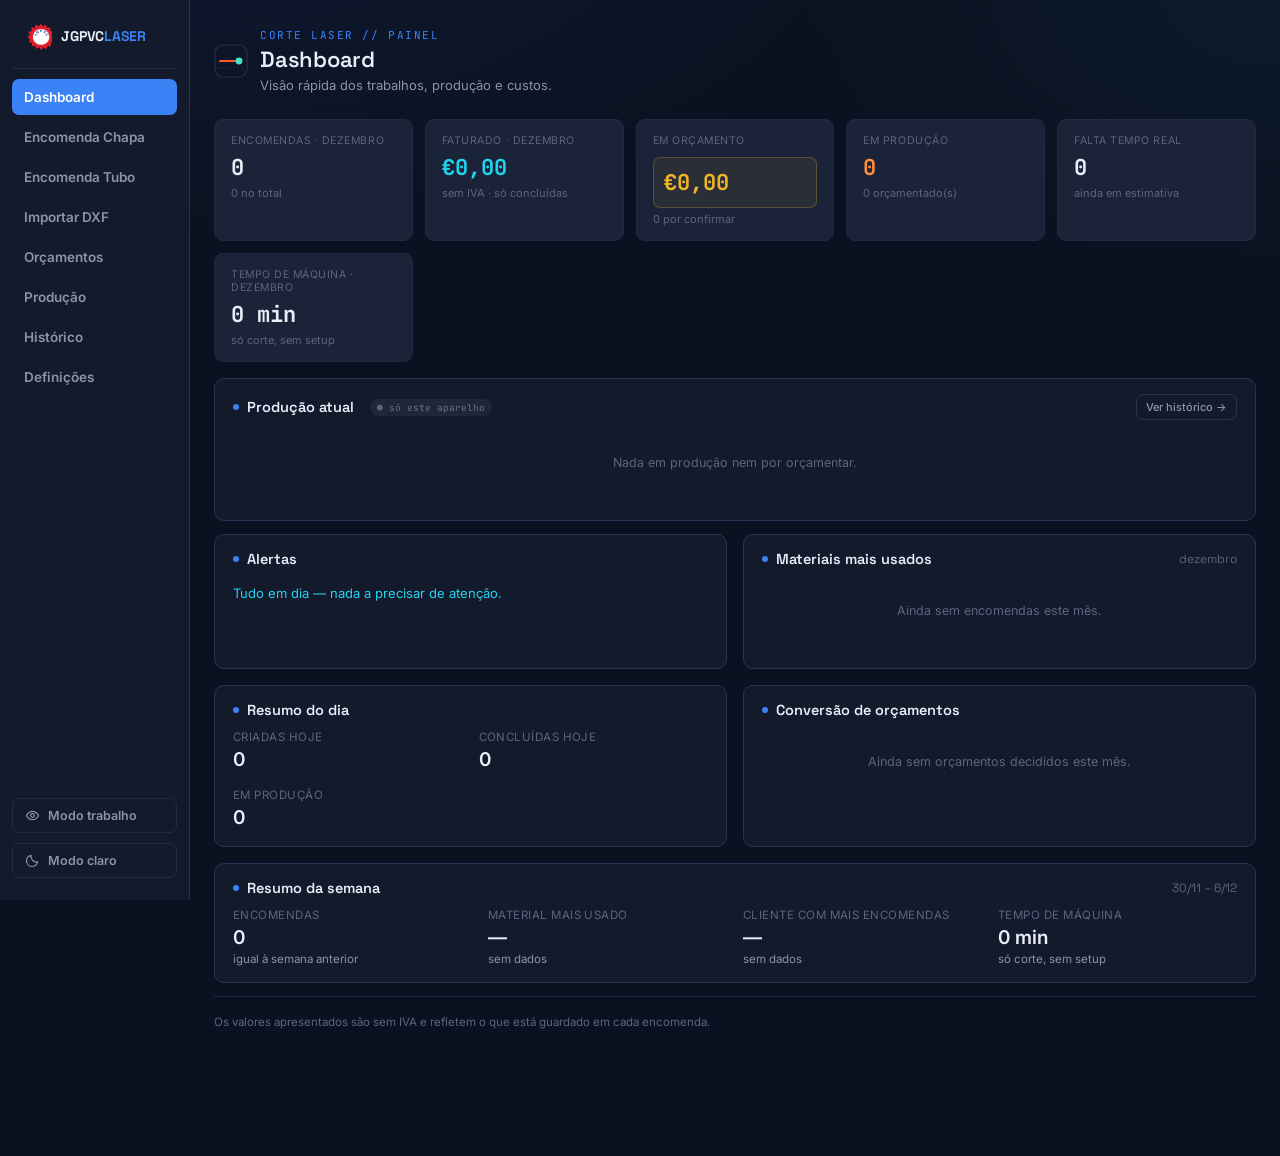
<file: dashboard.html>
<!DOCTYPE html>
<html lang="pt-PT">
<head>
<meta charset="UTF-8">
<meta name="viewport" content="width=device-width, initial-scale=1.0, viewport-fit=cover">
<title>Dashboard — Custo de Corte Laser</title>
<link rel="manifest" href="manifest.json">
<meta name="theme-color" content="#111417">
<meta name="mobile-web-app-capable" content="yes">
<meta name="apple-mobile-web-app-capable" content="yes">
<meta name="apple-mobile-web-app-status-bar-style" content="black-translucent">
<meta name="apple-mobile-web-app-title" content="Custo Laser">
<link rel="apple-touch-icon" href="icon-192.png">
<link rel="icon" href="icon-192.png" type="image/png">
<link rel="preconnect" href="https://fonts.googleapis.com">
<link href="https://fonts.googleapis.com/css2?family=Space+Grotesk:wght@500;600;700&family=Inter:wght@400;500;600&family=JetBrains+Mono:wght@400;500;600;700&display=swap" rel="stylesheet">
<link rel="stylesheet" href="shared.css">
<script>document.documentElement.setAttribute('data-theme', localStorage.getItem('laser_theme')||'dark');</script>
<style>
  .layout-single{max-width:1400px; margin:0 auto;}
  .page-sub{margin:4px 0 0; font-size:13px; color:var(--text-muted);}
  .dash-grid{display:grid; grid-template-columns:minmax(0,1fr) minmax(0,1fr); gap:16px; margin-bottom:16px;}
  @media (max-width:800px){ .dash-grid{grid-template-columns:1fr;} }
  .alert-count{margin-left:auto; background:rgba(226,75,74,0.16); color:#e24b4a;
    font-family:'JetBrains Mono',monospace; font-size:11px; font-weight:700; padding:2px 8px; border-radius:20px;}
  .alert-item{border-left:3px solid var(--border); padding:2px 0 2px 11px; margin-bottom:14px;}
  .alert-item:last-child{margin-bottom:0;}
  .alert-warning{border-left-color:#f0b429;}
  .alert-danger{border-left-color:#e24b4a;}
  .alert-accent{border-left-color:var(--accent);}
  .alert-title{margin:0; font-size:13px; font-weight:600; color:var(--text);}
  .alert-detail{margin:3px 0 7px; font-size:12px; color:var(--text-muted);}
  .alert-item .ghost-btn{font-size:12px; padding:4px 10px; text-decoration:none; display:inline-block;}
  .alerts-clear{color:var(--readout); font-size:13px; margin:0; padding:6px 0;}
  .week-range{margin-left:auto; font-size:12px; color:var(--text-dim); font-weight:400;}
  .week-grid{display:grid; grid-template-columns:repeat(auto-fit, minmax(150px,1fr)); gap:16px;}
  .wk-k{margin:0 0 4px; font-size:11.5px; color:var(--text-dim); text-transform:uppercase; letter-spacing:.04em;}
  .wk-v{margin:0; font-size:19px; font-weight:600; color:var(--text); line-height:1.25;}
  .wk-s{margin:3px 0 0; font-size:11.5px; color:var(--text-muted);}
  .kpi-grid{display:grid; grid-template-columns:repeat(auto-fit, minmax(165px, 1fr)); gap:12px; margin-bottom:16px;}
  .kpi .v.warn{color:#f0b429;}
  .kpi .v.prod{color:#ff8c3a;}
  .kpi .v.danger{color:#e24b4a;}
  .stat-line{display:flex; align-items:baseline; gap:9px; margin-bottom:9px; flex-wrap:wrap;}
  .stat-big{font-family:'JetBrains Mono',monospace; font-size:26px; font-weight:700; line-height:1;}
  .stat-big.readout{color:var(--readout);}
  .stat-big.warn{color:#f0b429;}
  .stat-big.danger{color:#e24b4a;}
  .stat-label{font-size:12px; color:var(--text-muted);}
  .stat-bar{height:6px; background:var(--panel-2); border-radius:99px; overflow:hidden;}
  .stat-bar-fill{height:100%; border-radius:99px; transition:width .3s ease;}
  .stat-bar-fill.readout{background:var(--readout);}
  .stat-bar-fill.warn{background:#f0b429;}
  .stat-bar-fill.danger{background:#e24b4a;}
  .stat-sub{margin:8px 0 0; font-size:11.5px; color:var(--text-muted);}
  .kpi{
    background:var(--panel-2); border:1px solid var(--border-soft); border-radius:9px;
    padding:14px 16px;
  }
  .kpi .k{font-size:10.5px; text-transform:uppercase; letter-spacing:.05em; color:var(--text-dim); margin-bottom:6px;}
  .kpi .v{font-family:'JetBrains Mono', monospace; font-size:22px; font-weight:700; color:var(--text);}
  .kpi .v.accent{color:var(--accent);}
  .kpi .v.readout{color:var(--readout);}
  .kpi .sub{font-size:11px; color:var(--text-dim); margin-top:4px;}
  /* Categorias do gráfico de materiais — ordem fixa (não cíclica), distinta das cores de
     estado (badges) já usadas na app, para as duas coisas nunca se confundirem visualmente. */
  :root{
    --mat-1:#3987e5; --mat-2:#d95926; --mat-3:#199e70; --mat-4:#c98500; --mat-5:#d55181; --mat-other:#6b7280;
  }
  :root[data-theme="light"]{
    --mat-1:#2a78d6; --mat-2:#eb6834; --mat-3:#1baf7a; --mat-4:#eda100; --mat-5:#e87ba4; --mat-other:#9099a3;
  }
  .donut-wrap{display:flex; align-items:center; gap:22px; flex-wrap:wrap;}
  .donut-chart{position:relative; width:132px; height:132px; border-radius:50%; flex:0 0 auto;}
  .donut-hole{
    position:absolute; inset:20px; background:var(--panel); border-radius:50%;
    display:flex; flex-direction:column; align-items:center; justify-content:center; text-align:center;
  }
  .donut-total{font-family:'JetBrains Mono',monospace; font-size:22px; font-weight:700; color:var(--text); line-height:1.1;}
  .donut-total-label{font-size:10px; color:var(--text-dim); text-transform:uppercase; letter-spacing:.04em; margin-top:2px;}
  .donut-legend{list-style:none; margin:0; padding:0; flex:1 1 160px; min-width:150px;}
  .donut-legend li{display:flex; align-items:center; gap:8px; font-size:12.5px; color:var(--text-muted); padding:5px 0;}
  .donut-legend .dot{width:9px; height:9px; border-radius:50%; flex:0 0 auto;}
  .donut-legend .name{overflow:hidden; text-overflow:ellipsis; white-space:nowrap;}
  .donut-legend .pct{margin-left:auto; flex:0 0 auto; font-family:'JetBrains Mono',monospace; font-weight:600; color:var(--text); padding-left:8px;}
</style>
</head>
<body>
<a href="#main" class="skip-link">Saltar para o conteúdo</a>
<div class="wrap">

    <nav class="pagenav">
      <div class="nav-brand"><img src="logo-mark.svg" alt="" class="nav-logo"><span class="nav-name">JGPVC<em>LASER</em></span></div>
      <a href="dashboard.html" class="active">Dashboard</a>
      <a href="index.html">Encomenda Chapa</a>
      <a href="tubo.html">Encomenda Tubo</a>
      <a href="importar-dxf.html">Importar DXF</a>
      <a href="orcamentos.html">Orçamentos</a>
      <a href="producao.html">Produção</a>
      <a href="encomendas.html">Histórico</a>
      <a href="definicoes.html">Definições</a>
      <button class="nav-theme-toggle" id="themeToggleBtn" type="button" title="Alternar modo claro/escuro">
        <svg class="icon-moon" width="15" height="15" viewBox="0 0 16 16" fill="none"><path d="M13.5 9.5A6 6 0 016.5 2.5a6 6 0 106.999 7z" stroke="currentColor" stroke-width="1.3" stroke-linejoin="round"/></svg>
        <svg class="icon-sun" width="15" height="15" viewBox="0 0 16 16" fill="none"><circle cx="8" cy="8" r="3" stroke="currentColor" stroke-width="1.3"/><path d="M8 1v1.6M8 13.4V15M15 8h-1.6M2.6 8H1M12.7 3.3l-1.1 1.1M4.4 11.6l-1.1 1.1M12.7 12.7l-1.1-1.1M4.4 4.4L3.3 3.3" stroke="currentColor" stroke-width="1.3" stroke-linecap="round"/></svg>
        <span id="themeToggleLabel">Modo claro</span>
      </button>
    </nav>

  <header class="top">
    <div class="top-row">
      <div class="brand">
        <svg width="34" height="34" viewBox="0 0 34 34" fill="none">
          <rect x="1" y="1" width="32" height="32" rx="8" stroke="#2b3138" stroke-width="1.2"/>
          <line x1="6" y1="17" x2="22" y2="17" stroke="#ff5a2e" stroke-width="2" stroke-linecap="round"/>
          <circle cx="25" cy="17" r="3.4" fill="#3fe8d4"/>
          <path d="M4 24L30 24" stroke="#3a4149" stroke-width="1" stroke-dasharray="1 3"/>
        </svg>
        <div class="brand-text">
          <p class="eyebrow">Corte Laser // Painel</p>
          <h1>Dashboard</h1>
          <p class="page-sub">Visão rápida dos trabalhos, produção e custos.</p>
        </div>
      </div>
    </div>
  </header>

  <main class="layout-single" id="main">

    <div class="kpi-grid" id="kpiGrid">
      <p class="orders-empty" style="grid-column:1/-1;">A carregar…</p>
    </div>

    <div class="card">
      <h2 class="card-title with-action">
        <span class="title-left"><span class="dot"></span>Produção atual <span class="conn-badge" id="connBadge" style="margin-left:8px;"></span></span>
        <a href="encomendas.html" class="ghost-btn sm" style="text-decoration:none;">Ver histórico →</a>
      </h2>
      <div id="productionTable"></div>
    </div>

    <div class="dash-grid">
      <div class="card" style="margin-bottom:0;">
        <h2 class="card-title"><span class="dot"></span>Alertas <span class="alert-count" id="alertCount" hidden></span></h2>
        <div id="alertsList"><p class="orders-empty">A carregar…</p></div>
      </div>

      <div class="card" style="margin-bottom:0;">
        <h2 class="card-title"><span class="dot"></span>Materiais mais usados <span class="week-range" id="matUsageMonth"></span></h2>
        <div id="materialUsageBox"></div>
      </div>
    </div>

    <div class="dash-grid">
      <div class="card" style="margin-bottom:0;">
        <h2 class="card-title"><span class="dot"></span>Resumo do dia</h2>
        <div class="week-grid" id="todayBox"></div>
      </div>
      <div class="card" style="margin-bottom:0;">
        <h2 class="card-title"><span class="dot"></span>Conversão de orçamentos</h2>
        <div id="conversionBox"></div>
      </div>
    </div>

    <div class="card">
      <h2 class="card-title"><span class="dot"></span>Resumo da semana <span class="week-range" id="weekRange"></span></h2>
      <div class="week-grid" id="weekSummary"></div>
    </div>

  </main>

  <footer class="disclaimer">
    Os valores apresentados são sem IVA e refletem o que está guardado em cada encomenda.
  </footer>

</div>

<script src="shared.js"></script>
<script>
(function(){
  "use strict";
  const { fmtEUR, fmtNum, escapeHtml, stateBadgeHTML, loadOrders, loadMachine, loadMaterials, loadTubeProfiles, loadRemoteConfig,
    remoteLoadOrders, summarizeAccuracy, summarizeWeek, buildAlerts, summarizeConversion, summarizeMaterialUsage, summarizeToday, registerServiceWorker, billedAt } = window.LC;

  const $ = id => document.getElementById(id);
  const state = { orders: [], machine: {}, materials: [], tubeProfiles: [], remote: { configured:false, url:'', key:'' } };

  function updateConnBadge(){
    const badge = $('connBadge');
    if(state.remote.configured){
      badge.textContent = '● servidor central';
      badge.className = 'conn-badge conn-online';
    } else {
      badge.textContent = '● só este aparelho';
      badge.className = 'conn-badge conn-local';
    }
  }

  function startOfMonth(){
    const d = new Date();
    return new Date(d.getFullYear(), d.getMonth(), 1);
  }

  function renderKPIs(){
    const orders = state.orders;
    const monthStart = startOfMonth();
    // Encomendas canceladas ficam registadas no histórico mas saem de todas as contagens e totais.
    const isCancelled = o => o.orderState === 'cancelled';
    const live = orders.filter(o => !isCancelled(o));
    const thisMonth = live.filter(o => o.createdAt && new Date(o.createdAt) >= monthStart);
    const pending = live.filter(o => (o.orderState||'production') === 'production' && o.costSnapshot && !o.costSnapshot.isFinal);
    // Faturado = só encomendas concluídas, contadas no mês em que foram concluídas.
    // Em produção e orçamentos ainda por confirmar ficam de fora.
    const isQuote = o => o.orderState === 'quote';
    const monthRevenue = orders.filter(o=>{ const b = billedAt(o); return b && new Date(b) >= monthStart; })
      .reduce((s,o)=> s + (o.costSnapshot ? (o.costSnapshot.totalCost||0) : 0), 0);
    const quotedValue = live.filter(isQuote)
      .reduce((s,o)=> s + (o.costSnapshot ? (o.costSnapshot.totalCost||0) : 0), 0);
    const inProduction = orders.filter(o => (o.orderState||'production') === 'production').length;
    const quoted = orders.filter(o => o.orderState === 'quote').length;

    const monthLabel = new Date().toLocaleDateString('pt-PT', { month:'long' });

    // Tempo de máquina no mês: soma do tempo de corte de todas as encomendas não canceladas.
    const monthCutMin = thisMonth.reduce((s,o)=> s + (o.costSnapshot && isFinite(o.costSnapshot.cuttingTimeMin) ? o.costSnapshot.cuttingTimeMin : 0), 0);
    const mh = Math.floor(monthCutMin/60), mm = Math.round(monthCutMin%60);
    const machineTimeLabel = mh ? (mh + ' h ' + String(mm).padStart(2,'0')) : (Math.round(monthCutMin) + ' min');

    $('kpiGrid').innerHTML =
      kpiHTML('Encomendas · ' + monthLabel, thisMonth.length, live.length + ' no total', '') +
      kpiHTML('Faturado · ' + monthLabel, fmtEUR(monthRevenue), 'sem IVA · só concluídas', 'readout') +
      kpiHTML('Em orçamento', fmtEUR(quotedValue), quoted + ' por confirmar', 'warn') +
      kpiHTML('Em produção', inProduction, quoted + ' orçamentado(s)', 'prod') +
      kpiHTML('Falta tempo real', pending.length, 'ainda em estimativa', pending.length ? 'danger' : '') +
      kpiHTML('Tempo de máquina · ' + monthLabel, machineTimeLabel, 'só corte, sem setup', '');
  }

  function kpiHTML(k, v, sub, cls){
    return '<div class="kpi"><div class="k">' + escapeHtml(k) + '</div>' +
      '<div class="v ' + (cls||'') + '">' + v + '</div>' +
      '<div class="sub">' + escapeHtml(sub) + '</div></div>';
  }

  function renderProductionTable(){
    const rank = { production:0, quote:1 };
    const rows = state.orders
      .filter(o => ['production','quote'].includes(o.orderState||'production'))
      .sort((a,b)=>{
        const ra = rank[a.orderState||'production'], rb = rank[b.orderState||'production'];
        if(ra !== rb) return ra - rb;
        return (b.createdAt||'').localeCompare(a.createdAt||'');
      })
      .slice(0, 5);

    if(!rows.length){
      $('productionTable').innerHTML = '<p class="orders-empty">Nada em produção nem por orçamentar.</p>';
      return;
    }
    let html = '<div class="hist-wrap"><table class="hist-table"><thead><tr>' +
      '<th>Nº</th><th>Cliente</th><th>Peça</th><th>Material</th>' +
      '<th class="num">Qt.</th><th class="num">Total</th><th>Estado</th><th></th>' +
      '</tr></thead><tbody>';
    rows.forEach(o=>{
      const cs = o.costSnapshot, ms = o.materialSnapshot;
      const mat = ms ? (escapeHtml(ms.name) + (o.pieceType==='tube' ? '' : ' ' + ms.thickness + 'mm')) : '—';
      const page = (o.pieceType === 'tube') ? 'tubo.html' : 'index.html';
      html += '<tr>' +
        '<td class="hist-num">' + escapeHtml(o.orderNumber||'—') + '</td>' +
        '<td>' + escapeHtml(o.client||'—') + '</td>' +
        '<td>' + escapeHtml(o.orderName||'—') + '</td>' +
        '<td class="hist-dim">' + mat + '</td>' +
        '<td class="num">' + (o.quantity||1) + '</td>' +
        '<td class="num hist-mono hist-price">' + (cs ? fmtEUR(cs.totalCost) : '—') + '</td>' +
        '<td>' + stateBadgeHTML(o.orderState) + '</td>' +
        '<td class="hist-actions"><a class="ghost-btn sm" style="text-decoration:none;" href="' + page + '?loadOrder=' + encodeURIComponent(o.id) + '">Abrir</a></td>' +
      '</tr>';
    });
    html += '</tbody></table></div>';
    $('productionTable').innerHTML = html;
  }

  function renderToday(){
    const t = summarizeToday(state.orders);
    $('todayBox').innerHTML =
      '<div class="wk"><p class="wk-k">Criadas hoje</p><p class="wk-v">' + t.created + '</p></div>' +
      '<div class="wk"><p class="wk-k">Concluídas hoje</p><p class="wk-v">' + t.completed + '</p></div>' +
      '<div class="wk"><p class="wk-k">Em produção</p><p class="wk-v">' + t.inProduction + '</p></div>';
  }

  // Gradiente cónico com um pequeno intervalo (gap) entre fatias — dá o efeito de "anel"
  // em vez de um círculo sólido, e separa visualmente cada categoria.
  function buildDonutGradient(slices, total){
    if(slices.length <= 1) return 'conic-gradient(' + (slices[0] ? slices[0].color : 'var(--panel-2)') + ' 0deg 360deg)';
    const GAP_DEG = 3;
    let acc = 0;
    const stops = ['var(--panel) 0deg'];
    slices.forEach(s=>{
      const start = acc;
      acc += (s.count/total) * 360;
      const half = Math.min(GAP_DEG/2, (acc-start)/2 * 0.8);
      stops.push('var(--panel) ' + start.toFixed(3) + 'deg');
      stops.push(s.color + ' ' + (start+half).toFixed(3) + 'deg');
      stops.push(s.color + ' ' + (acc-half).toFixed(3) + 'deg');
      stops.push('var(--panel) ' + acc.toFixed(3) + 'deg');
    });
    return 'conic-gradient(' + stops.join(', ') + ')';
  }

  function renderMaterialUsage(){
    $('matUsageMonth').textContent = new Date().toLocaleDateString('pt-PT', { month:'long' });
    const rows = summarizeMaterialUsage(state.orders, startOfMonth());
    const total = rows.reduce((s,r)=>s+r.count,0);
    if(!total){
      $('materialUsageBox').innerHTML = '<p class="orders-empty">Ainda sem encomendas este mês.</p>';
      return;
    }
    const MAT_COLORS = ['var(--mat-1)','var(--mat-2)','var(--mat-3)','var(--mat-4)','var(--mat-5)'];
    const MAX_SLICES = 5;
    const top = rows.slice(0, MAX_SLICES);
    const restCount = rows.slice(MAX_SLICES).reduce((s,r)=>s+r.count,0);
    const slices = top.map((r,i)=>({ name:r.name, count:r.count, color:MAT_COLORS[i] }));
    if(restCount) slices.push({ name:'Outros', count:restCount, color:'var(--mat-other)' });

    const gradient = buildDonutGradient(slices, total);
    const legend = slices.map(s=>
      '<li><span class="dot" style="background:' + s.color + '"></span>' +
        '<span class="name" title="' + escapeHtml(s.name) + '">' + escapeHtml(s.name) + '</span>' +
        '<span class="pct">' + Math.round(s.count/total*100) + '%</span></li>'
    ).join('');

    $('materialUsageBox').innerHTML =
      '<div class="donut-wrap">' +
        '<div class="donut-chart" style="background:' + gradient + '">' +
          '<div class="donut-hole"><span class="donut-total">' + total + '</span><span class="donut-total-label">' + (total===1?'Encomenda':'Encomendas') + '</span></div>' +
        '</div>' +
        '<ul class="donut-legend">' + legend + '</ul>' +
      '</div>';
  }

  function renderConversionBox(){
    const monthStart = startOfMonth();
    const c = summarizeConversion(state.orders, monthStart);
    if(!c.decided){
      const msg = c.open
        ? c.open + ' orçamento(s) ainda por decidir este mês.'
        : 'Ainda sem orçamentos decididos este mês.';
      $('conversionBox').innerHTML = '<p class="orders-empty">' + msg + '</p>';
      return;
    }
    const cls = c.pct >= 70 ? 'readout' : (c.pct >= 40 ? 'warn' : 'danger');
    $('conversionBox').innerHTML =
      '<div class="stat-line"><span class="stat-big ' + cls + '">' + fmtNum(c.pct,0) + '%</span>' +
      '<span class="stat-label">' + c.won + ' de ' + c.decided + ' orçamentos · este mês</span></div>' +
      '<div class="stat-bar"><div class="stat-bar-fill ' + cls + '" style="width:' + c.pct.toFixed(0) + '%"></div></div>' +
      '<p class="stat-sub">' + c.lost + ' cancelado(s)' + (c.open ? ' · ' + c.open + ' por decidir' : '') + ' · conta só ordens que passaram por orçamento</p>';
  }

  function renderAlerts(){
    const accuracy = summarizeAccuracy(state.orders, state.materials, state.tubeProfiles);
    const alerts = buildAlerts(state.orders, state.machine, accuracy);
    const listEl = $('alertsList'), countEl = $('alertCount');

    if(!alerts.length){
      listEl.innerHTML = '<p class="alerts-clear">Tudo em dia — nada a precisar de atenção.</p>';
      countEl.hidden = true;
      return;
    }
    countEl.hidden = false;
    countEl.textContent = alerts.length;
    listEl.innerHTML = alerts.map(a =>
      '<div class="alert-item alert-' + a.kind + '">' +
        '<p class="alert-title">' + escapeHtml(a.title) + '</p>' +
        '<p class="alert-detail">' + escapeHtml(a.detail) + '</p>' +
        (a.run
          ? '<button class="ghost-btn sm" type="button" data-run="' + a.run + '">' + escapeHtml(a.action) + '</button>'
          : '<a class="ghost-btn sm" href="' + a.href + '">' + escapeHtml(a.action) + '</a>') +
      '</div>'
    ).join('');
  }
  // "Autorizar e copiar": tem de ser dentro do clique, senão o Chrome não mostra o pedido de autorização.
  $('alertsList').addEventListener('click', async e=>{
    const btn = e.target.closest('[data-run="backup"]');
    if(!btn) return;
    btn.disabled = true;
    btn.textContent = 'A fazer a cópia…';
    const r = await window.LC.runFolderBackup({ force:true, interactive:true }).catch(err=>({ status:'error', error:err.message }));
    if(r.status === 'done') await window.LC.showAlert('Cópia de segurança feita: ' + window.LC.BACKUP_DIR + '\\' + r.file + ' (' + r.orders + ' encomendas).');
    else if(r.status === 'needs-permission') await window.LC.showAlert('A pasta não foi autorizada — a cópia automática continua parada.');
    else if(r.status === 'error') await window.LC.showAlert('Não foi possível fazer a cópia: ' + r.error);
    renderAlerts();
  });

  function renderWeek(){
    const w = summarizeWeek(state.orders);
    const endLabel = new Date(w.end); endLabel.setDate(endLabel.getDate()-1);
    const fmtD = d => d.toLocaleDateString('pt-PT', {day:'numeric', month:'short'});
    $('weekRange').textContent = fmtD(w.start) + ' – ' + fmtD(endLabel);

    const diff = w.count - w.prevCount;
    const trend = diff === 0 ? 'igual à semana anterior'
      : (diff > 0 ? '+' + diff : diff) + ' vs. semana anterior';
    const hours = Math.floor(w.cuttingMin/60), mins = Math.round(w.cuttingMin%60);

    $('weekSummary').innerHTML =
      '<div class="wk"><p class="wk-k">Encomendas</p><p class="wk-v">' + w.count + '</p><p class="wk-s">' + trend + '</p></div>' +
      '<div class="wk"><p class="wk-k">Material mais usado</p><p class="wk-v">' + (w.topMaterial ? escapeHtml(w.topMaterial.name) : '—') + '</p><p class="wk-s">' + (w.topMaterial ? w.topMaterial.count + (w.topMaterial.count===1?' encomenda':' encomendas') : 'sem dados') + '</p></div>' +
      '<div class="wk"><p class="wk-k">Cliente com mais encomendas</p><p class="wk-v">' + (w.topClient ? escapeHtml(w.topClient.name) : '—') + '</p><p class="wk-s">' + (w.topClient ? w.topClient.count + ' · ' + fmtEUR(w.topClient.value) : 'sem dados') + '</p></div>' +
      '<div class="wk"><p class="wk-k">Tempo de máquina</p><p class="wk-v">' + (hours ? hours + ' h ' + String(mins).padStart(2,'0') : Math.round(w.cuttingMin) + ' min') + '</p><p class="wk-s">só corte, sem setup</p></div>';
  }

  async function init(){
    state.remote = await loadRemoteConfig();
    state.machine = await loadMachine();
    state.materials = await loadMaterials();
    state.tubeProfiles = await loadTubeProfiles();
    updateConnBadge();
    try{
      state.orders = state.remote.configured ? await remoteLoadOrders(state.remote, {light:true}) : await loadOrders();
    }catch(err){
      state.orders = [];
      $('kpiGrid').innerHTML = '<p class="orders-empty" style="grid-column:1/-1;">Não foi possível carregar as encomendas: ' + escapeHtml(err.message) + '</p>';
      return;
    }
    renderKPIs();
    renderProductionTable();
    renderAlerts();
    renderToday();
    renderMaterialUsage();
    renderConversionBox();
    renderWeek();
  }
  init();

  registerServiceWorker();
})();
</script>
</body>
</html>
</file>
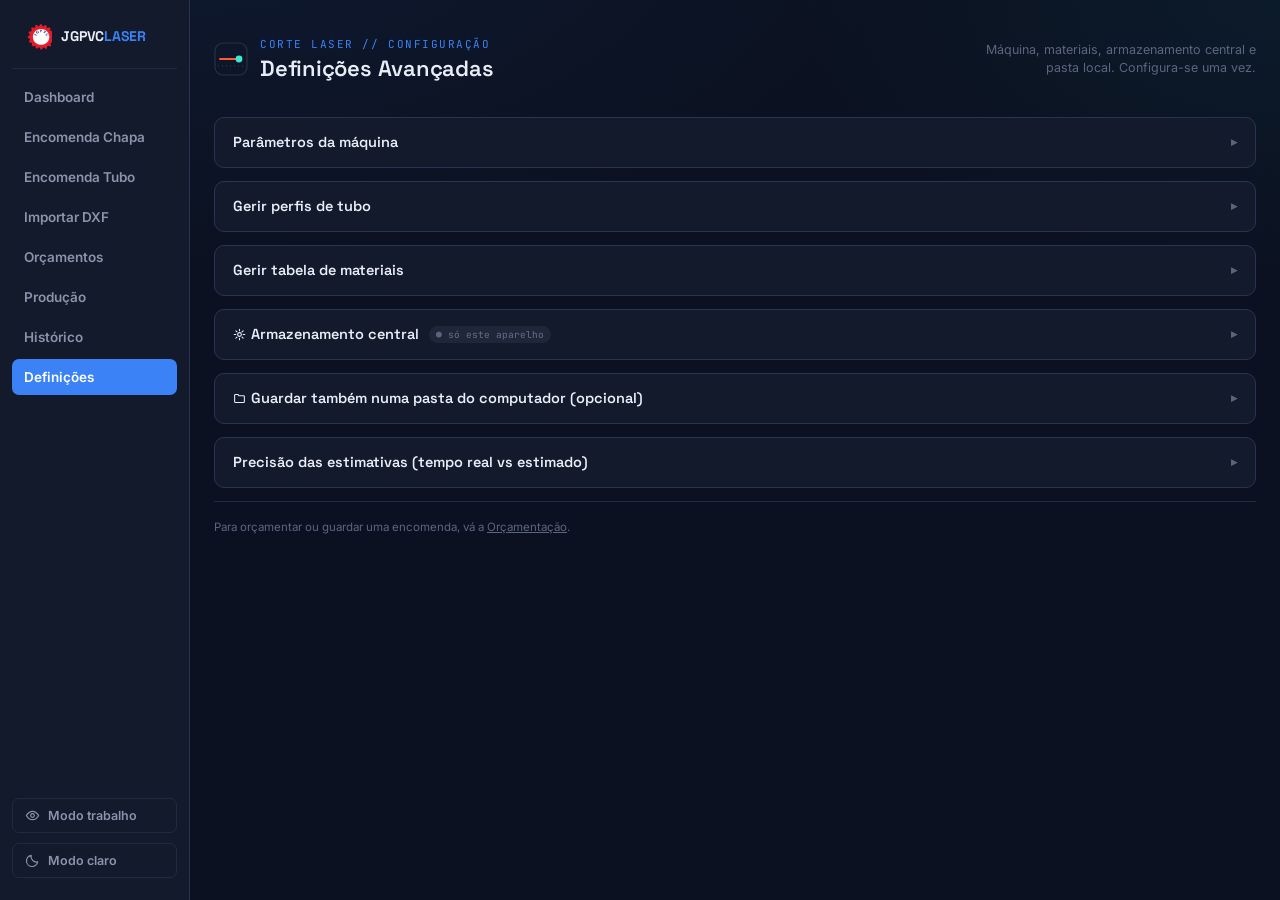
<file: definicoes.html>
<!DOCTYPE html>
<html lang="pt-PT">
<head>
<meta charset="UTF-8">
<meta name="viewport" content="width=device-width, initial-scale=1.0, viewport-fit=cover">
<title>Definições avançadas — Custo de Corte Laser</title>
<link rel="manifest" href="manifest.json">
<meta name="theme-color" content="#111417">
<meta name="mobile-web-app-capable" content="yes">
<meta name="apple-mobile-web-app-capable" content="yes">
<meta name="apple-mobile-web-app-status-bar-style" content="black-translucent">
<meta name="apple-mobile-web-app-title" content="Custo Laser">
<link rel="apple-touch-icon" href="icon-192.png">
<link rel="icon" href="icon-192.png" type="image/png">
<link rel="preconnect" href="https://fonts.googleapis.com">
<link href="https://fonts.googleapis.com/css2?family=Space+Grotesk:wght@500;600;700&family=Inter:wght@400;500;600&family=JetBrains+Mono:wght@400;500;600;700&display=swap" rel="stylesheet">
<link rel="stylesheet" href="shared.css">
<script>document.documentElement.setAttribute('data-theme', localStorage.getItem('laser_theme')||'dark');</script>
<style>
  .layout-single{max-width:1400px; margin:0 auto;}
</style>
</head>
<body>
<a href="#main" class="skip-link">Saltar para o conteúdo</a>
<div class="wrap">

    <nav class="pagenav">
      <div class="nav-brand"><img src="logo-mark.svg" alt="" class="nav-logo"><span class="nav-name">JGPVC<em>LASER</em></span></div>
      <a href="dashboard.html">Dashboard</a>
      <a href="index.html">Encomenda Chapa</a>
      <a href="tubo.html">Encomenda Tubo</a>
      <a href="importar-dxf.html">Importar DXF</a>
      <a href="orcamentos.html">Orçamentos</a>
      <a href="producao.html">Produção</a>
      <a href="encomendas.html">Histórico</a>
      <a href="definicoes.html" class="active">Definições</a>
      <button class="nav-theme-toggle" id="themeToggleBtn" type="button" title="Alternar modo claro/escuro">
        <svg class="icon-moon" width="15" height="15" viewBox="0 0 16 16" fill="none"><path d="M13.5 9.5A6 6 0 016.5 2.5a6 6 0 106.999 7z" stroke="currentColor" stroke-width="1.3" stroke-linejoin="round"/></svg>
        <svg class="icon-sun" width="15" height="15" viewBox="0 0 16 16" fill="none"><circle cx="8" cy="8" r="3" stroke="currentColor" stroke-width="1.3"/><path d="M8 1v1.6M8 13.4V15M15 8h-1.6M2.6 8H1M12.7 3.3l-1.1 1.1M4.4 11.6l-1.1 1.1M12.7 12.7l-1.1-1.1M4.4 4.4L3.3 3.3" stroke="currentColor" stroke-width="1.3" stroke-linecap="round"/></svg>
        <span id="themeToggleLabel">Modo claro</span>
      </button>
    </nav>

  <header class="top">
    <div class="top-row">
      <div class="brand">
        <svg width="34" height="34" viewBox="0 0 34 34" fill="none">
          <rect x="1" y="1" width="32" height="32" rx="8" stroke="#2b3138" stroke-width="1.2"/>
          <line x1="6" y1="17" x2="22" y2="17" stroke="#ff5a2e" stroke-width="2" stroke-linecap="round"/>
          <circle cx="25" cy="17" r="3.4" fill="#3fe8d4"/>
          <path d="M4 24L30 24" stroke="#3a4149" stroke-width="1" stroke-dasharray="1 3"/>
        </svg>
        <div class="brand-text">
          <p class="eyebrow">Corte Laser // Configuração</p>
          <h1>Definições Avançadas</h1>
        </div>
      </div>
      <p class="top-note">Máquina, materiais, armazenamento central e pasta local. Configura-se uma vez.</p>
    </div>
  </header>

  <main class="layout-single" id="main">

    <details class="card" id="machineParamsDetails">
      <summary class="summary-row"><span>Parâmetros da máquina</span><span class="chev">▸</span></summary>
      <div class="details-body">
      <div class="field-row3">
        <div class="field"><label>Preço custo/hora</label><div class="unit-suffix"><input type="number" id="hourlyRate" step="0.5" min="0"><span>€/h</span></div></div>
        <div class="field"><label>Custo de desenho</label><div class="unit-suffix"><input type="number" id="designRate" step="0.5" min="0"><span>€/h</span></div></div>
        <div class="field"><label>Tempo/perfuração</label><div class="unit-suffix"><input type="number" id="pierceTime" step="0.1" min="0"><span>s</span></div></div>
      </div>
      <label class="client-mat-opt" for="roundCutMinutes" style="margin:-4px 0 14px;"><input type="checkbox" id="roundCutMinutes"><span>Arredondar o tempo de corte cobrado ao minuto (para cima)<small>Ex.: 1,2 min cobra-se como 2 min. As estimativas e a precisão das velocidades continuam a usar o tempo exato.</small></span></label>
      <p class="save-hint" style="margin:-6px 0 12px;">O custo de setup é calculado automaticamente em cada encomenda: tempo de setup × custo de setup abaixo.</p>
      <div class="field-row">
        <div class="field"><label>Custo de setup</label><div class="unit-suffix"><input type="number" id="setupRate" step="0.5" min="0"><span>€/h</span></div></div>
        <div class="field"><label>Tempo padrão de setup</label><div class="unit-suffix"><input type="number" id="defaultSetupMin" step="1" min="0"><span>min</span></div></div>
      </div>
      <p class="save-hint" style="margin:-6px 0 12px;">O tempo padrão é o ponto de partida em cada "Nova encomenda" — ajustável depois por encomenda, se necessário.</p>
      <div class="field-row">
        <div class="field" style="margin-bottom:0;">
          <label for="areaBasis">Base para área/peso de material</label>
          <select id="areaBasis">
            <option value="bbox">Retângulo envolvente (chapa ocupada)</option>
            <option value="net">Área líquida da peça</option>
          </select>
        </div>
      </div>
      <div class="field-row">
        <div class="field">
          <label>Alertar orçamento sem resposta após</label>
          <div class="unit-suffix"><input type="number" id="alertQuoteDays" step="1" min="1"><span>dias</span></div>
        </div>
        <div class="field">
          <label>Alertar tempo real em falta após</label>
          <div class="unit-suffix"><input type="number" id="alertRealTimeDays" step="1" min="1"><span>dias</span></div>
        </div>
        <div class="field">
          <label>Alertar cópia de segurança em falta após</label>
          <div class="unit-suffix"><input type="number" id="alertBackupDays" step="1" min="1"><span>dias</span></div>
        </div>
      </div>
      <p class="save-hint" style="margin:-6px 0 12px;">Controlam os avisos que aparecem no Dashboard.</p>
      <div class="field-row">
        <div class="field">
          <label>Margem de desperdício de chapa</label>
          <div class="unit-suffix"><input type="number" id="wasteMarginMm" step="0.5" min="0"><span>mm</span></div>
        </div>
      </div>
      <p class="save-hint" style="margin:-6px 0 12px;">A margem de desperdício soma-se à largura e ao comprimento da peça (retângulo envolvente) antes de calcular a área usada no peso/custo do material — reflete o espaço à volta de cada peça na chapa real. Não afeta o desenho mostrado na pré-visualização nem na ficha do operador, só o cálculo numérico. Só se aplica no modo "Retângulo envolvente".</p>
      <div class="field-row3" style="margin-bottom:0;">
        <div class="field" style="margin-bottom:0;">
          <label>Margem de venda do tubo (× custo)</label>
          <div class="unit-suffix"><input type="number" id="tubeMarkup" step="0.05" min="1"><span>×</span></div>
        </div>
        <div class="field" style="margin-bottom:0;">
          <label>Comprimento da barra de tubo</label>
          <div class="unit-suffix"><input type="number" id="tubeBarLengthMm" step="100" min="0"><span>mm</span></div>
        </div>
        <div class="field" style="margin-bottom:0;">
          <label>Zona de fixação perdida por barra</label>
          <div class="unit-suffix"><input type="number" id="tubeClampMm" step="10" min="0"><span>mm</span></div>
        </div>
      </div>
      <p class="save-hint" style="margin:8px 0 0;">Tubo e perfis: o preço de venda ao metro é o custo de compra × a margem (1,5× = custo + 50%). Alterar a margem muda o preço de venda de todos os perfis ao mesmo tempo. A zona de fixação é a ponta da barra que a máquina não consegue cortar — conta para as barras necessárias.</p>
      </div>
    </details>

    <details class="card" id="tubeProfilesDetails">
      <summary class="summary-row"><span>Gerir perfis de tubo</span><span class="chev">▸</span></summary>
      <div class="details-body">
      <div class="field-row" style="margin-bottom:10px;">
        <div class="field" style="margin-bottom:0;">
          <label for="tubeFilterMaterial">Material</label>
          <select id="tubeFilterMaterial">
            <option value="">Todos</option>
            <option value="preto">Preto</option>
            <option value="galvanizado">Galvanizado</option>
            <option value="inox">Inox</option>
            <option value="aluminio">Alumínio</option>
          </select>
        </div>
        <div class="field" style="margin-bottom:0;">
          <label for="tubeFilterShape">Tipo de perfil</label>
          <select id="tubeFilterShape">
            <option value="">Todos</option>
            <option value="redondo">Redondo</option>
            <option value="quadrado">Quadrado</option>
            <option value="retangular">Retangular</option>
            <option value="cantoneira">Cantoneira</option>
            <option value="perfilu">Perfil em U</option>
          </select>
        </div>
        <div class="field" style="margin-bottom:0;">
          <label for="tubeFilterText">Pesquisar</label>
          <input type="text" id="tubeFilterText" placeholder="Ex.: 40x40">
        </div>
      </div>
      <p class="save-hint" id="tubeCount" style="margin:0 0 8px;"></p>
      <div class="mat-table-wrap" style="max-height:480px; overflow:auto;">
        <table class="mat-table">
          <thead><tr><th>Perfil</th><th>Material</th><th>Tipo</th><th>Larg. (mm)</th><th>Alt. (mm)</th><th>Esp. (mm)</th><th>Compra (€/m)</th><th>Venda (€/m)</th><th></th></tr></thead>
          <tbody id="tubeProfilesTbody"></tbody>
        </table>
      </div>
      <div class="mat-actions">
        <button class="ghost-btn" id="addTubeProfileBtn" type="button">+ Adicionar linha</button>
        <button class="ghost-btn" id="resetTubeProfilesBtn" type="button">Repor valores por defeito</button>
      </div>
      <p class="save-hint" style="margin-top:8px;">O tubo é orçamentado ao metro. O preço de venda é calculado: compra × a margem de venda do tubo definida em "Parâmetros da máquina". Perfis sem preço de compra (0) pedem o valor à mão em cada encomenda. Alumínio, cantoneiras e perfis em U ainda não têm tabela — adicione linhas à medida que precisar.</p>
      </div>
    </details>

    <details class="card" id="materialsDetails">
      <summary class="summary-row"><span>Gerir tabela de materiais</span><span class="chev">▸</span></summary>
      <div class="details-body">
      <div class="mat-table-wrap">
        <table class="mat-table">
          <thead><tr><th>Material</th><th>Esp. (mm)</th><th>Veloc. (mm/min)</th><th>Densidade (kg/dm³)</th><th>€/kg base</th><th>% extra</th><th>€/kg final</th><th></th></tr></thead>
          <tbody id="materialsTbody"></tbody>
        </table>
      </div>
      <div class="mat-actions">
        <button class="ghost-btn" id="addMaterialBtn" type="button">+ Adicionar linha</button>
        <button class="ghost-btn" id="resetMaterialsBtn" type="button">Repor valores por defeito</button>
      </div>
      <div class="mat-actions" style="margin-top:8px;">
        <button class="ghost-btn" id="exportSettingsBtn" type="button"><svg class="btn-icon" viewBox="0 0 16 16"><path d="M8 2v8m0 0l-3-3m3 3l3-3" stroke="currentColor" stroke-width="1.3" fill="none" stroke-linecap="round" stroke-linejoin="round"/><path d="M3 13h10" stroke="currentColor" stroke-width="1.3" stroke-linecap="round"/></svg>Exportar definições</button>
        <label class="ghost-btn" for="importSettingsInput"><svg class="btn-icon" viewBox="0 0 16 16"><path d="M8 10V2m0 0l-3 3m3-3l3 3" stroke="currentColor" stroke-width="1.3" fill="none" stroke-linecap="round" stroke-linejoin="round"/><path d="M3 13h10" stroke="currentColor" stroke-width="1.3" stroke-linecap="round"/></svg>Importar definições</label>
        <input type="file" id="importSettingsInput" accept="application/json" style="display:none;">
      </div>
      <p class="save-hint" id="saveHint">As alterações são guardadas automaticamente neste navegador.</p>
      </div>
    </details>

    <details class="card" id="remoteDetails">
      <summary class="summary-row"><span><svg class="btn-icon" viewBox="0 0 16 16"><circle cx="8" cy="8" r="2.3" stroke="currentColor" stroke-width="1.3" fill="none"/><path d="M8 1.5v2M8 12.5v2M1.5 8h2M12.5 8h2M3.5 3.5l1.4 1.4M11.1 11.1l1.4 1.4M3.5 12.5l1.4-1.4M11.1 4.9l1.4-1.4" stroke="currentColor" stroke-width="1.3" stroke-linecap="round"/></svg>Armazenamento central <span class="conn-badge" id="connBadge"></span></span><span class="chev">▸</span></summary>
      <div class="details-body">
        <p class="save-hint" style="margin-bottom:10px;">Liga esta app a um projeto Supabase gratuito para as encomendas ficarem visíveis em qualquer PC ou telemóvel automaticamente, sem exportar/importar.</p>
        <div class="field">
          <label for="remoteUrl">Project URL</label>
          <input type="text" id="remoteUrl" placeholder="https://xxxxxxxx.supabase.co">
        </div>
        <div class="field">
          <label for="remoteKey">Chave pública (anon key)</label>
          <input type="text" id="remoteKey" placeholder="eyJhbGciOi...">
        </div>
        <div class="mat-actions">
          <button class="ghost-btn" id="remoteConnectBtn" type="button">Ligar</button>
          <button class="ghost-btn" id="remoteDisconnectBtn" type="button" hidden>Desligar</button>
        </div>
        <p class="save-hint" id="remoteStatus"></p>

        <div id="remoteAuthBox" hidden style="margin-top:14px; padding-top:14px; border-top:1px solid var(--border-soft);">
          <p class="save-hint" style="margin-bottom:10px;">Sessão de acesso — opcional, mas recomendado: sem sessão, qualquer pessoa com o link e a chave acima consegue aceder aos dados (ver aviso abaixo). Com sessão, só quem tiver este email/palavra-passe consegue.</p>
          <div id="remoteAuthForm">
            <div class="field-row">
              <div class="field" style="margin-bottom:0;"><label for="remoteEmail">Email de acesso</label><input type="email" id="remoteEmail" placeholder="equipa@empresa.pt" autocomplete="username"></div>
              <div class="field" style="margin-bottom:0;"><label for="remotePassword">Palavra-passe</label><input type="password" id="remotePassword" placeholder="••••••••" autocomplete="current-password"></div>
            </div>
            <div class="mat-actions" style="margin-top:10px;">
              <button class="ghost-btn" id="remoteSignInBtn" type="button">Iniciar sessão</button>
            </div>
          </div>
          <div id="remoteAuthSignedIn" hidden class="mat-actions">
            <span class="save-hint" id="remoteAuthEmail" style="align-self:center;"></span>
            <button class="ghost-btn" id="remoteSignOutBtn" type="button">Terminar sessão</button>
          </div>
          <p class="save-hint" id="remoteAuthStatus"></p>
        </div>

        <details class="sub-details">
          <summary class="summary-row sub"><span>Como criar o projeto (uma vez, grátis)</span><span class="chev">▸</span></summary>
          <div class="details-body">
            <ol class="setup-steps">
              <li>Cria conta grátis em <strong>supabase.com</strong> e um novo projeto (demora ~2 min a ficar pronto).</li>
              <li>No menu lateral, abre o <strong>SQL Editor</strong> e corre o código abaixo para criar a tabela de encomendas.</li>
              <li>Vai a <strong>Project Settings → API</strong>, copia o <em>Project URL</em> e a <em>anon public key</em> e cola-os aqui em cima.</li>
            </ol>
            <pre class="sql-block"><code>create table orders (
  id text primary key,
  client text,
  order_name text,
  order_number text,
  created_at timestamptz default now(),
  mode text,
  dxf_file_name text,
  dxf_text text,
  manual jsonb,
  material_id text,
  material_snapshot jsonb,
  quantity int,
  machine_snapshot jsonb,
  cost_snapshot jsonb
);

alter table orders enable row level security;

create policy "public access"
  on orders for all
  using (true) with check (true);</code></pre>
            <p class="warn">Esta política deixa a tabela acessível a quem tiver o link e a chave (que ficam visíveis no código da página). Veja abaixo como fechar isto com uma sessão de acesso.</p>
            <p class="save-hint">Se já tinha a tabela criada antes desta atualização, corra também: <code>alter table orders add column if not exists order_number text;</code></p>
          </div>
        </details>

        <details class="sub-details">
          <summary class="summary-row sub"><span>Fechar o acesso — recomendado, já têm dados em produção</span><span class="chev">▸</span></summary>
          <div class="details-body">
            <ol class="setup-steps">
              <li>No painel do Supabase, vá a <strong>Authentication → Users → Add user</strong> e crie um email/palavra-passe para a equipa (pode ser só um, partilhado).</li>
              <li>Use esse email/palavra-passe na secção "Sessão de acesso" acima e clique em <strong>Iniciar sessão</strong> — confirme que fica ligado sem erros.</li>
              <li>Só depois de confirmar que a sessão funciona, corra este SQL no <strong>SQL Editor</strong> do Supabase para fechar o acesso público e impedir números de encomenda repetidos:</li>
            </ol>
            <pre class="sql-block"><code>-- Impede duas encomendas com o mesmo número (dois dispositivos a gravar ao mesmo tempo)
alter table orders add constraint orders_order_number_unique unique (order_number);

-- Fecha o acesso público: só quem tiver sessão iniciada (passo 1 e 2 acima) consegue ler/escrever
drop policy "public access" on orders;

create policy "só utilizadores autenticados"
  on orders for all
  using (auth.role() = 'authenticated')
  with check (auth.role() = 'authenticated');</code></pre>
            <p class="warn">Corra este SQL só depois de confirmar que consegue iniciar sessão — depois de trocar a política, o acesso sem sessão deixa de funcionar (incluindo em qualquer dispositivo antigo que ainda não tenha feito login).</p>
          </div>
        </details>
      </div>
    </details>

    <details class="card" id="localFolderDetails">
      <summary class="summary-row"><span><svg class="btn-icon" viewBox="0 0 16 16"><path d="M2 4a1 1 0 011-1h3l1.2 1.5H13a1 1 0 011 1V12a1 1 0 01-1 1H3a1 1 0 01-1-1V4z" stroke="currentColor" stroke-width="1.3" fill="none" stroke-linejoin="round"/></svg>Guardar também numa pasta do computador (opcional)</span><span class="chev">▸</span></summary>
      <div class="details-body">
        <p class="save-hint" id="localFolderUnsupported" hidden>O teu navegador não suporta esta funcionalidade — funciona apenas no Chrome ou Edge, no computador (não em Safari, Firefox ou telemóveis).</p>
        <div id="localFolderControls">
          <p class="save-hint" style="margin-bottom:10px;">Escolhe uma pasta no computador. Sempre que guardares uma encomenda (na página de Orçamentação), a app cria lá dentro uma subpasta com o nome do cliente e grava o ficheiro DXF (se houver) mais um resumo em .txt com os dados e custos.</p>
          <div class="mat-actions">
            <button class="ghost-btn" id="chooseFolderBtn" type="button">Escolher pasta</button>
            <button class="ghost-btn" id="forgetFolderBtn" type="button" hidden>Desligar pasta</button>
          </div>
          <p class="save-hint" id="folderStatus"></p>
          <div id="autoBackupBox" hidden>
            <label class="client-mat-opt" for="autoBackupChk"><input type="checkbox" id="autoBackupChk"><span>Fazer uma cópia completa automática por dia nesta pasta<small>Ao abrir a app no computador, se ainda não houver a cópia de hoje. Fica na subpasta "_copias-de-seguranca", com as encomendas (e os DXF) e as definições; guardam-se as últimas 30 e as mais antigas são apagadas.</small></span></label>
            <div class="mat-actions" style="margin-top:10px;"><button class="ghost-btn" id="backupNowBtn" type="button">Fazer cópia agora</button></div>
            <p class="save-hint" id="backupStatus"></p>
          </div>
        </div>
      </div>
    </details>

    <details class="card" id="accuracyDetails">
      <summary class="summary-row"><span>Precisão das estimativas (tempo real vs estimado)</span><span class="chev">▸</span></summary>
      <div class="details-body">
        <p class="save-hint" style="margin-bottom:10px;">Compara, por material e espessura, o tempo de corte que a app estimava com o tempo real que foste registando nas encomendas Final — ajuda a perceberes onde as velocidades da tabela precisam de ajuste.</p>
        <div class="mat-actions" style="margin-bottom:12px;">
          <button class="ghost-btn" id="analyzeAccuracyBtn" type="button">Analisar encomendas</button>
        </div>
        <div id="accuracyResults"></div>
      </div>
    </details>

  </main>

  <footer class="disclaimer">
    Para orçamentar ou guardar uma encomenda, vá a <a href="index.html" style="color:var(--text-dim);">Orçamentação</a>.
  </footer>

</div>

<script src="shared.js"></script>
<script>
(function(){
  "use strict";
  const { DEFAULT_MATERIALS, DEFAULT_MACHINE, DEFAULT_TUBE_PROFILES, loadMaterials, saveMaterials,
    loadTubeProfiles, saveTubeProfiles, loadMachine, saveMachine,
    loadRemoteConfig, saveRemoteConfig, testRemoteConnection, idbGet, idbSet, idbDelete,
    loadOrders, remoteLoadOrders, summarizeAccuracy, escapeHtml, fmtNum, registerServiceWorker } = window.LC;

  const $ = id => document.getElementById(id);
  const state = {
    materials: [],
    tubeProfiles: [],
    machine: Object.assign({}, DEFAULT_MACHINE),
    remote: { configured:false, url:'', key:'' },
    localFolder: { supported:false, handle:null, ready:false, name:'' },
  };

  /* ---------------------------------------------------------------- */
  /* MACHINE SETTINGS                                                  */
  /* ---------------------------------------------------------------- */
  const hourlyRateInp = $('hourlyRate'), designRateInp = $('designRate'), pierceTimeInp = $('pierceTime');
  const setupRateInp = $('setupRate'), defaultSetupMinInp = $('defaultSetupMin'), wasteMarginMmInp = $('wasteMarginMm');
  const areaBasisSel = $('areaBasis');
  const alertQuoteDaysInp = $('alertQuoteDays'), alertRealTimeDaysInp = $('alertRealTimeDays'), alertBackupDaysInp = $('alertBackupDays');
  const tubeMarkupInp = $('tubeMarkup'), tubeBarLengthMmInp = $('tubeBarLengthMm'), tubeClampMmInp = $('tubeClampMm');
  const roundCutChk = $('roundCutMinutes');

  function applyMachineToInputs(){
    hourlyRateInp.value = state.machine.hourlyRate;
    designRateInp.value = state.machine.designRate;
    pierceTimeInp.value = state.machine.pierceTime;
    areaBasisSel.value = state.machine.areaBasis;
    setupRateInp.value = state.machine.setupRate ?? 30;
    defaultSetupMinInp.value = state.machine.defaultSetupMin ?? 5;
    wasteMarginMmInp.value = state.machine.wasteMarginMm ?? 5;
    alertQuoteDaysInp.value = state.machine.alertQuoteDays ?? 7;
    alertRealTimeDaysInp.value = state.machine.alertRealTimeDays ?? 2;
    alertBackupDaysInp.value = state.machine.alertBackupDays ?? 14;
    tubeMarkupInp.value = state.machine.tubeMarkup ?? 1.5;
    tubeBarLengthMmInp.value = state.machine.tubeBarLengthMm ?? 6000;
    tubeClampMmInp.value = state.machine.tubeClampMm ?? 400;
    roundCutChk.checked = state.machine.roundCutMinutes !== false;
    autoBackupChk.checked = state.machine.autoBackup !== false;
  }
  [hourlyRateInp, designRateInp, pierceTimeInp, areaBasisSel, setupRateInp, defaultSetupMinInp, wasteMarginMmInp, alertQuoteDaysInp, alertRealTimeDaysInp, alertBackupDaysInp, tubeMarkupInp, tubeBarLengthMmInp, tubeClampMmInp].forEach(inp=>{
    inp.addEventListener('input', ()=>{
      state.machine.hourlyRate = parseFloat(hourlyRateInp.value)||0;
      state.machine.designRate = parseFloat(designRateInp.value)||0;
      state.machine.pierceTime = parseFloat(pierceTimeInp.value)||0;
      state.machine.areaBasis = areaBasisSel.value;
      state.machine.setupRate = parseFloat(setupRateInp.value)||0;
      state.machine.defaultSetupMin = parseFloat(defaultSetupMinInp.value)||0;
      state.machine.wasteMarginMm = parseFloat(wasteMarginMmInp.value)||0;
      state.machine.alertQuoteDays = parseInt(alertQuoteDaysInp.value,10)||7;
      state.machine.alertRealTimeDays = parseInt(alertRealTimeDaysInp.value,10)||2;
      state.machine.alertBackupDays = parseInt(alertBackupDaysInp.value,10)||14;
      state.machine.tubeMarkup = parseFloat(tubeMarkupInp.value)||1.5;
      state.machine.tubeBarLengthMm = parseFloat(tubeBarLengthMmInp.value)||6000;
      state.machine.tubeClampMm = parseFloat(tubeClampMmInp.value)||0;
      renderTubeProfilesTable();
      saveMachine(state.machine);
    });
  });
  roundCutChk.addEventListener('change', ()=>{
    state.machine.roundCutMinutes = roundCutChk.checked;
    saveMachine(state.machine);
  });

  /* ---------------------------------------------------------------- */
  /* MATERIALS TABLE                                                   */
  /* ---------------------------------------------------------------- */
  const materialsTbody = $('materialsTbody');

  function renderMaterialsTable(){
    materialsTbody.innerHTML = '';
    state.materials.forEach((m,i)=>{
      const tr = document.createElement('tr');
      const finalPrice = (m.pricePerKg||0) * (1 + (m.markupPct||0)/100);
      tr.innerHTML =
        '<td><input type="text" data-i="'+i+'" data-f="name" value="'+m.name.replace(/"/g,'&quot;')+'"></td>' +
        '<td><input type="number" step="0.1" min="0" data-i="'+i+'" data-f="thickness" value="'+m.thickness+'"></td>' +
        '<td><input type="number" step="10" min="1" data-i="'+i+'" data-f="speed" value="'+m.speed+'"></td>' +
        '<td><input type="number" step="0.01" min="0" data-i="'+i+'" data-f="density" value="'+(m.density||0)+'"></td>' +
        '<td><input type="number" step="0.1" min="0" data-i="'+i+'" data-f="pricePerKg" value="'+(m.pricePerKg||0)+'"></td>' +
        '<td><input type="number" step="1" min="0" data-i="'+i+'" data-f="markupPct" value="'+(m.markupPct||0)+'"></td>' +
        '<td class="mat-final-price">'+finalPrice.toFixed(2).replace('.',',')+' €</td>' +
        '<td><button class="rm-btn" data-i="'+i+'" title="Remover" aria-label="Remover">✕</button></td>';
      materialsTbody.appendChild(tr);
    });
    materialsTbody.querySelectorAll('input').forEach(inp=>{
      inp.addEventListener('change', onMaterialFieldChange);
      inp.addEventListener('input', onMaterialFieldLivePreview);
    });
    materialsTbody.querySelectorAll('.rm-btn').forEach(btn=>{
      btn.addEventListener('click', ()=>{
        const i = parseInt(btn.getAttribute('data-i'),10);
        state.materials.splice(i,1);
        renderMaterialsTable();
        saveMaterials(state.materials);
      });
    });
  }
  function onMaterialFieldLivePreview(e){
    // Atualiza a coluna "€/kg final" à medida que se escreve, sem esperar por gravar.
    const i = parseInt(e.target.getAttribute('data-i'),10);
    const f = e.target.getAttribute('data-f');
    if(f!=='pricePerKg' && f!=='markupPct') return;
    const row = e.target.closest('tr');
    const priceInp = row.querySelector('[data-f="pricePerKg"]');
    const markupInp = row.querySelector('[data-f="markupPct"]');
    const price = parseFloat(priceInp.value)||0;
    const markup = parseFloat(markupInp.value)||0;
    row.querySelector('.mat-final-price').textContent = (price*(1+markup/100)).toFixed(2).replace('.',',') + ' €';
  }
  function onMaterialFieldChange(e){
    const i = parseInt(e.target.getAttribute('data-i'),10);
    const f = e.target.getAttribute('data-f');
    let v = e.target.value;
    if(f!=='name') v = parseFloat(v)||0;
    state.materials[i][f] = v;
    saveMaterials(state.materials);
  }
  $('addMaterialBtn').addEventListener('click', ()=>{
    state.materials.push({id:'m'+Date.now(), name:'Novo material', thickness:1, speed:3000, density:7.85, pricePerKg:1.5, markupPct:0});
    renderMaterialsTable();
    saveMaterials(state.materials);
  });
  $('resetMaterialsBtn').addEventListener('click', async ()=>{
    if(!(await window.LC.showConfirm('Repor a tabela de materiais para os valores por defeito? Isto substitui todos os materiais atuais.', {danger:true}))) return;
    state.materials = JSON.parse(JSON.stringify(DEFAULT_MATERIALS));
    renderMaterialsTable();
    saveMaterials(state.materials);
  });

  /* ---------------------------------------------------------------- */
  /* PERFIS DE TUBO                                                    */
  /* ---------------------------------------------------------------- */
  const tubeProfilesTbody = $('tubeProfilesTbody');
  const MAT_LABEL = { preto:'Preto', galvanizado:'Galvanizado', inox:'Inox', aluminio:'Alumínio' };
  const SHAPE_LABEL = { redondo:'Redondo', quadrado:'Quadrado', retangular:'Retangular', cantoneira:'Cantoneira', perfilu:'Perfil em U' };
  const eur2 = n => n.toFixed(2).replace('.',',');
  const tubeMarkupNow = () => state.machine.tubeMarkup || 1.5;
  const optionsHTML = (map, sel) => Object.keys(map).map(k=>'<option value="'+k+'"'+(k===sel?' selected':'')+'>'+map[k]+'</option>').join('');

  function renderTubeProfilesTable(){
    const fm = $('tubeFilterMaterial').value, fs = $('tubeFilterShape').value;
    const ft = window.LC.searchKey($('tubeFilterText').value.trim());
    tubeProfilesTbody.innerHTML = '';
    let shown = 0;
    state.tubeProfiles.forEach((p,i)=>{
      if(fm && p.material!==fm) return;
      if(fs && p.shape!==fs) return;
      if(ft && !window.LC.searchKey(p.name).includes(ft)) return;
      shown++;
      const tr = document.createElement('tr');
      tr.innerHTML =
        '<td><input type="text" data-i="'+i+'" data-f="name" value="'+escapeHtml(p.name)+'"></td>' +
        '<td><select data-i="'+i+'" data-f="material">'+optionsHTML(MAT_LABEL, p.material)+'</select></td>' +
        '<td><select data-i="'+i+'" data-f="shape">'+optionsHTML(SHAPE_LABEL, p.shape)+'</select></td>' +
        '<td><input type="number" step="0.1" min="0" data-i="'+i+'" data-f="w" value="'+(p.w||0)+'" style="width:64px;"></td>' +
        '<td><input type="number" step="0.1" min="0" data-i="'+i+'" data-f="h" value="'+(p.h||0)+'" style="width:64px;"></td>' +
        '<td><input type="number" step="0.05" min="0" data-i="'+i+'" data-f="t" value="'+(p.t==null?'':p.t)+'" style="width:64px;"></td>' +
        '<td><input type="number" step="0.05" min="0" data-i="'+i+'" data-f="costPerM" value="'+(p.costPerM||0)+'"></td>' +
        '<td class="mat-final-price">'+((p.costPerM||0)>0 ? eur2(p.costPerM*tubeMarkupNow())+' €' : '—')+'</td>' +
        '<td><button class="rm-btn" data-i="'+i+'" title="Remover" aria-label="Remover">✕</button></td>';
      tubeProfilesTbody.appendChild(tr);
    });
    $('tubeCount').textContent = shown + ' de ' + state.tubeProfiles.length + ' perfis' + ((fm||fs||ft) ? ' (com filtros)' : '');
    tubeProfilesTbody.querySelectorAll('input, select').forEach(inp=>{
      inp.addEventListener('change', onTubeProfileFieldChange);
      inp.addEventListener('input', onTubeProfileFieldLivePreview);
    });
    tubeProfilesTbody.querySelectorAll('.rm-btn').forEach(btn=>{
      btn.addEventListener('click', ()=>{
        const i = parseInt(btn.getAttribute('data-i'),10);
        state.tubeProfiles.splice(i,1);
        renderTubeProfilesTable();
        saveTubeProfiles(state.tubeProfiles);
      });
    });
  }
  ['tubeFilterMaterial','tubeFilterShape'].forEach(id=> $(id).addEventListener('change', renderTubeProfilesTable));
  $('tubeFilterText').addEventListener('input', renderTubeProfilesTable);
  function onTubeProfileFieldLivePreview(e){
    if(e.target.getAttribute('data-f')!=='costPerM') return;
    const price = parseFloat(e.target.value)||0;
    e.target.closest('tr').querySelector('.mat-final-price').textContent = price>0 ? eur2(price*tubeMarkupNow())+' €' : '—';
  }
  function onTubeProfileFieldChange(e){
    const i = parseInt(e.target.getAttribute('data-i'),10);
    const f = e.target.getAttribute('data-f');
    let v = e.target.value;
    if(f==='t') v = (v==='' ? null : (parseFloat(v)||0));
    else if(f!=='name' && f!=='material' && f!=='shape') v = parseFloat(v)||0;
    state.tubeProfiles[i][f] = v;
    saveTubeProfiles(state.tubeProfiles);
  }
  $('addTubeProfileBtn').addEventListener('click', ()=>{
    state.tubeProfiles.unshift({id:'t'+Date.now(), material:$('tubeFilterMaterial').value||'preto', shape:$('tubeFilterShape').value||'quadrado', name:'Novo perfil', w:0, h:0, t:null, inch:false, costPerM:0});
    $('tubeFilterText').value = '';
    renderTubeProfilesTable();
    saveTubeProfiles(state.tubeProfiles);
    const first = tubeProfilesTbody.querySelector('input'); if(first){ first.focus(); first.select(); }
  });
  $('resetTubeProfilesBtn').addEventListener('click', async ()=>{
    if(!(await window.LC.showConfirm('Repor a tabela de perfis de tubo para os valores por defeito (a lista do Excel)? Isto substitui todos os perfis atuais, incluindo os que adicionou ou alterou.', {danger:true}))) return;
    state.tubeProfiles = JSON.parse(JSON.stringify(DEFAULT_TUBE_PROFILES));
    renderTubeProfilesTable();
    saveTubeProfiles(state.tubeProfiles);
  });
  $('exportSettingsBtn').addEventListener('click', ()=>{
    const payload = { materials: state.materials, tubeProfiles: state.tubeProfiles, machine: state.machine };
    const blob = new Blob([JSON.stringify(payload, null, 2)], {type:'application/json'});
    const url = URL.createObjectURL(blob);
    const a = document.createElement('a');
    a.href = url; a.download = 'laser-cost-definicoes.json';
    document.body.appendChild(a); a.click(); document.body.removeChild(a);
    URL.revokeObjectURL(url);
  });

  $('importSettingsInput').addEventListener('change', e=>{
    const file = e.target.files[0];
    if(!file) return;
    const reader = new FileReader();
    reader.onload = async ev => {
      try{
        // Aceita o ficheiro de definições e também a cópia completa (usa só a parte das definições).
        const payload = window.LC.parseBackup(JSON.parse(ev.target.result)).settings;
        if(!payload) throw new Error('sem definições');
        if(Array.isArray(payload.materials) && payload.materials.length) state.materials = payload.materials;
        if(Array.isArray(payload.tubeProfiles) && payload.tubeProfiles.length && payload.tubeProfiles[0].shape) state.tubeProfiles = payload.tubeProfiles;
        if(payload.machine && typeof payload.machine==='object') state.machine = Object.assign({}, DEFAULT_MACHINE, payload.machine);
        renderMaterialsTable();
        renderTubeProfilesTable();
        applyMachineToInputs();
        saveMaterials(state.materials);
        saveTubeProfiles(state.tubeProfiles);
        saveMachine(state.machine);
      }catch(err){
        await window.LC.showAlert('Não foi possível ler este ficheiro de definições. Verifique se é o ficheiro exportado por esta ferramenta.');
      }
      e.target.value = '';
    };
    reader.readAsText(file);
  });

  /* ---------------------------------------------------------------- */
  /* REMOTE (Supabase)                                                 */
  /* ---------------------------------------------------------------- */
  const remoteUrlInp = $('remoteUrl'), remoteKeyInp = $('remoteKey');
  const remoteConnectBtn = $('remoteConnectBtn'), remoteDisconnectBtn = $('remoteDisconnectBtn'), remoteStatusEl = $('remoteStatus');
  const remoteAuthBox = $('remoteAuthBox'), remoteAuthForm = $('remoteAuthForm'), remoteAuthSignedIn = $('remoteAuthSignedIn');
  const remoteEmailInp = $('remoteEmail'), remotePasswordInp = $('remotePassword');
  const remoteSignInBtn = $('remoteSignInBtn'), remoteSignOutBtn = $('remoteSignOutBtn');
  const remoteAuthEmailEl = $('remoteAuthEmail'), remoteAuthStatusEl = $('remoteAuthStatus');

  async function applyRemoteAuthUIState(){
    remoteAuthBox.hidden = !state.remote.configured;
    if(!state.remote.configured) return;
    const session = await window.LC.loadRemoteSession();
    const signedIn = !!(session && session.refresh_token);
    remoteAuthForm.hidden = signedIn;
    remoteAuthSignedIn.hidden = !signedIn;
    if(signedIn) remoteAuthEmailEl.textContent = 'Sessão iniciada como ' + session.email;
  }

  function applyRemoteUIState(){
    remoteUrlInp.value = state.remote.url || '';
    remoteKeyInp.value = state.remote.key || '';
    remoteUrlInp.disabled = state.remote.configured;
    remoteKeyInp.disabled = state.remote.configured;
    remoteConnectBtn.hidden = state.remote.configured;
    remoteDisconnectBtn.hidden = !state.remote.configured;
    const badge = $('connBadge');
    if(state.remote.configured){
      badge.textContent = '● servidor central';
      badge.className = 'conn-badge conn-online';
    } else {
      badge.textContent = '● só este aparelho';
      badge.className = 'conn-badge conn-local';
    }
    applyRemoteAuthUIState();
  }

  remoteSignInBtn.addEventListener('click', async ()=>{
    const email = remoteEmailInp.value.trim();
    const password = remotePasswordInp.value;
    if(!email || !password){
      remoteAuthStatusEl.style.color = 'var(--danger)';
      remoteAuthStatusEl.textContent = 'Preencha o email e a palavra-passe.';
      return;
    }
    remoteSignInBtn.disabled = true;
    remoteAuthStatusEl.style.color = '';
    remoteAuthStatusEl.textContent = 'A iniciar sessão…';
    try{
      await window.LC.remoteSignIn(state.remote, email, password);
      remotePasswordInp.value = '';
      remoteAuthStatusEl.style.color = 'var(--readout)';
      remoteAuthStatusEl.textContent = 'Sessão iniciada.';
      await applyRemoteAuthUIState();
    }catch(err){
      remoteAuthStatusEl.style.color = 'var(--danger)';
      remoteAuthStatusEl.textContent = 'Não foi possível iniciar sessão: ' + err.message;
    }
    remoteSignInBtn.disabled = false;
  });

  remoteSignOutBtn.addEventListener('click', async ()=>{
    await window.LC.remoteSignOut();
    remoteAuthStatusEl.style.color = '';
    remoteAuthStatusEl.textContent = 'Sessão terminada.';
    await applyRemoteAuthUIState();
  });

  remoteConnectBtn.addEventListener('click', async ()=>{
    const url = remoteUrlInp.value.trim();
    const key = remoteKeyInp.value.trim();
    if(!url || !key){
      remoteStatusEl.style.color = 'var(--danger)';
      remoteStatusEl.textContent = 'Preencha o URL do projeto e a chave pública.';
      return;
    }
    remoteStatusEl.style.color = '';
    remoteStatusEl.textContent = 'A testar ligação…';
    remoteConnectBtn.disabled = true;
    try{
      await testRemoteConnection(url, key);
      state.remote = { configured:true, url, key };
      await saveRemoteConfig(state.remote);
      applyRemoteUIState();
      remoteStatusEl.style.color = 'var(--readout)';
      remoteStatusEl.textContent = 'Ligado — as encomendas guardadas a partir de agora ficam neste servidor central, visíveis em qualquer dispositivo.';
    }catch(err){
      remoteStatusEl.style.color = 'var(--danger)';
      remoteStatusEl.textContent = 'Não foi possível ligar: ' + err.message + '. Confirme o URL, a chave, e se a tabela "orders" foi criada com o código SQL abaixo.';
    }
    remoteConnectBtn.disabled = false;
  });

  remoteDisconnectBtn.addEventListener('click', async ()=>{
    state.remote = { configured:false, url:'', key:'' };
    await saveRemoteConfig(state.remote);
    applyRemoteUIState();
    remoteStatusEl.style.color = '';
    remoteStatusEl.textContent = 'Desligado. As encomendas guardadas a partir de agora ficam apenas neste navegador.';
  });

  /* ---------------------------------------------------------------- */
  /* LOCAL FOLDER                                                      */
  /* ---------------------------------------------------------------- */
  const chooseFolderBtn = $('chooseFolderBtn'), forgetFolderBtn = $('forgetFolderBtn'), folderStatusEl = $('folderStatus');
  const localFolderControlsEl = $('localFolderControls'), localFolderUnsupportedEl = $('localFolderUnsupported');

  /* Cópia automática diária — usa a mesma pasta (LC.runFolderBackup, em shared.js). */
  const autoBackupBox = $('autoBackupBox'), autoBackupChk = $('autoBackupChk'), backupStatusEl = $('backupStatus');
  function renderBackupStatus(){
    const at = window.LC.lastAutoBackupAt();
    backupStatusEl.style.color = at ? 'var(--readout)' : '';
    if(!at){ backupStatusEl.textContent = 'Ainda não foi feita nenhuma cópia automática neste computador.'; return; }
    const d = new Date(at);
    const when = d.toDateString() === new Date().toDateString() ? 'hoje' : d.toLocaleDateString('pt-PT');
    backupStatusEl.textContent = 'Última cópia automática: ' + when + ' às ' + d.toLocaleTimeString('pt-PT', {hour:'2-digit', minute:'2-digit'}) + '.';
  }
  autoBackupChk.addEventListener('change', ()=>{
    state.machine.autoBackup = autoBackupChk.checked;
    saveMachine(state.machine);
  });
  $('backupNowBtn').addEventListener('click', async ()=>{
    const btn = $('backupNowBtn');
    btn.disabled = true;
    backupStatusEl.style.color = '';
    backupStatusEl.textContent = 'A fazer a cópia (com os ficheiros DXF)…';
    const r = await window.LC.runFolderBackup({ force:true, interactive:true }).catch(err=>({ status:'error', error:err.message }));
    btn.disabled = false;
    if(r.status === 'done'){
      backupStatusEl.style.color = 'var(--readout)';
      backupStatusEl.textContent = 'Cópia feita: ' + window.LC.BACKUP_DIR + '\\' + r.file + ' (' + r.orders + ' encomendas e as definições).';
      if(!state.localFolder.ready){ state.localFolder.ready = true; chooseFolderBtn.textContent = 'Escolher pasta'; updateFolderUI(); }
    } else {
      backupStatusEl.style.color = 'var(--danger)';
      backupStatusEl.textContent = r.status === 'needs-permission' ? 'A pasta não foi autorizada — a cópia não foi feita.'
        : 'Não foi possível fazer a cópia' + (r.error ? ': ' + r.error : '') + '.';
    }
  });

  // Pasta acabada de ligar/autorizar: faz logo a cópia do dia (se ainda não houver e a opção estiver ligada).
  function autoBackupAfterLink(){
    window.LC.runFolderBackup().then(r=>{ if(r.status === 'done') renderBackupStatus(); }).catch(()=>{});
  }

  function updateFolderUI(){
    autoBackupBox.hidden = !state.localFolder.handle;
    renderBackupStatus();
    chooseFolderBtn.hidden = state.localFolder.ready;
    forgetFolderBtn.hidden = !state.localFolder.ready;
    if(state.localFolder.ready){
      folderStatusEl.style.color = 'var(--readout)';
      folderStatusEl.textContent = 'Pasta ligada: "' + state.localFolder.name + '". As próximas encomendas guardadas (na página de Orçamentação) também vão ficar aqui.';
    }
  }

  chooseFolderBtn.addEventListener('click', async ()=>{
    try{
      if(state.localFolder.handle && !state.localFolder.ready){
        const perm = await state.localFolder.handle.requestPermission({mode:'readwrite'});
        if(perm==='granted'){
          state.localFolder.ready = true;
          chooseFolderBtn.textContent = 'Escolher pasta';
          updateFolderUI();
          autoBackupAfterLink();
        } else {
          folderStatusEl.style.color = 'var(--danger)';
          folderStatusEl.textContent = 'Permissão não concedida.';
        }
        return;
      }
      const handle = await window.showDirectoryPicker({mode:'readwrite'});
      await idbSet('rootDir', handle);
      state.localFolder = { supported:true, handle, ready:true, name:handle.name };
      chooseFolderBtn.textContent = 'Escolher pasta';
      updateFolderUI();
      autoBackupAfterLink();
    }catch(err){
      if(err && err.name==='AbortError') return;
      folderStatusEl.style.color = 'var(--danger)';
      folderStatusEl.textContent = 'Não foi possível aceder à pasta: ' + err.message;
    }
  });

  forgetFolderBtn.addEventListener('click', async ()=>{
    try{ await idbDelete('rootDir'); }catch(e){}
    // Sem pasta deixa de haver cópia automática — e o aviso "Cópia automática parada" sai do Dashboard.
    try{ localStorage.removeItem('laser_auto_backup_state'); }catch(e){}
    state.localFolder = { supported:true, handle:null, ready:false, name:'' };
    chooseFolderBtn.textContent = 'Escolher pasta';
    updateFolderUI();
    folderStatusEl.style.color = '';
    folderStatusEl.textContent = 'Pasta desligada.';
  });

  /* ---------------------------------------------------------------- */
  /* INIT                                                              */
  /* ---------------------------------------------------------------- */
  async function init(){
    state.materials = await loadMaterials();
    state.tubeProfiles = await loadTubeProfiles();
    state.machine = await loadMachine();
    state.remote = await loadRemoteConfig();
    applyMachineToInputs();
    renderMaterialsTable();
    renderTubeProfilesTable();
    applyRemoteUIState();

    if('showDirectoryPicker' in window){
      state.localFolder.supported = true;
      try{
        const handle = await idbGet('rootDir');
        if(handle){
          const perm = await window.LC.folderPermission(handle);
          if(perm==='granted'){
            state.localFolder = { supported:true, handle, ready:true, name:handle.name };
          } else {
            state.localFolder = { supported:true, handle, ready:false, name:handle.name };
            chooseFolderBtn.textContent = 'Reautorizar pasta "' + handle.name + '"';
            folderStatusEl.textContent = 'Pasta "' + handle.name + '" foi ligada antes — clique para reautorizar o acesso.';
          }
          updateFolderUI();
        }
      }catch(e){ /* no folder previously linked, or handle no longer valid — leave disconnected */ }
    } else {
      localFolderUnsupportedEl.hidden = false;
      localFolderControlsEl.hidden = true;
    }

    if(window.LC.storageMode==='cloud') $('saveHint').textContent = 'As alterações são guardadas automaticamente nesta conversa.';
    else if(window.LC.storageMode==='local') $('saveHint').textContent = 'As alterações são guardadas neste navegador/dispositivo. Para usar as mesmas definições noutro PC ou telemóvel, use "Exportar definições" e depois "Importar" no outro aparelho.';
    else $('saveHint').textContent = 'Armazenamento indisponível — as alterações só duram enquanto a página estiver aberta. Use "Exportar definições" para as guardar num ficheiro.';
  }
  init();

  /* ---------------------------------------------------------------- */
  /* PRECISÃO DAS ESTIMATIVAS                                          */
  /* ---------------------------------------------------------------- */
  let lastSummary = [];

  function bindApplyButtons(){
    $('accuracyResults').querySelectorAll('[data-apply]').forEach(btn=>{
      btn.addEventListener('click', async ()=>{
        const row = lastSummary[parseInt(btn.getAttribute('data-apply'),10)];
        const newSpeed = parseInt(btn.getAttribute('data-speed'),10);
        const list = row.pieceType==='tube' ? state.tubeProfiles : state.materials;
        const mat = list.find(m=>m.id===row.materialId);
        if(!mat || !isFinite(newSpeed) || newSpeed<=0) return;
        const msg = 'Ajustar a velocidade de "'+row.key+'"?\n\n' +
          'Atual: '+mat.speed+' mm/min\n' +
          'Nova: '+newSpeed+' mm/min\n\n' +
          'Baseado em '+row.count+' encomendas com tempo real registado. ' +
          'Só afeta cálculos novos — encomendas já guardadas não mudam.';
        if(!(await window.LC.showConfirm(msg))) return;
        mat.speed = newSpeed;
        mat.speedCalibratedAt = new Date().toISOString();
        if(row.pieceType==='tube'){ saveTubeProfiles(state.tubeProfiles); renderTubeProfilesTable(); }
        else { saveMaterials(state.materials); renderMaterialsTable(); }
        btn.outerHTML = '<span class="acc-ok">aplicado ✓</span>';
      });
    });
  }

  $('analyzeAccuracyBtn').addEventListener('click', async ()=>{
    const btn = $('analyzeAccuracyBtn');
    const resultsEl = $('accuracyResults');
    const originalText = btn.textContent;
    btn.disabled = true;
    btn.textContent = 'A analisar…';
    resultsEl.innerHTML = '';
    try{
      let orders;
      if(state.remote.configured){
        orders = await remoteLoadOrders(state.remote, {light:true});
      } else {
        orders = await loadOrders();
      }
      const summary = summarizeAccuracy(orders, state.materials, state.tubeProfiles);
      if(!summary.length){
        resultsEl.innerHTML = '<p class="orders-empty">Ainda não há dados para analisar — são precisas encomendas com tempo de corte real registado. Materiais afinados recentemente só voltam a aparecer depois de novas encomendas cortadas à velocidade nova.</p>';
      } else {
        const MIN_SAMPLES = 5;
        lastSummary = summary;
        let html = '<div class="mat-table-wrap"><table class="mat-table"><thead><tr><th>Material</th><th>Nº encomendas</th><th>Estimado médio</th><th>Real médio</th><th>Desvio médio</th><th>Velocidade sugerida</th></tr></thead><tbody>';
        summary.forEach((row,i)=>{
          const absDev = Math.abs(row.avgDeviationPct);
          const devColor = absDev>15 ? 'var(--danger)' : (absDev>5 ? '#f0b429' : 'var(--readout)');
          const list = row.pieceType==='tube' ? state.tubeProfiles : state.materials;
          const mat = row.materialId ? list.find(m=>m.id===row.materialId) : null;
          const rowLabel = escapeHtml(row.key) + (row.pieceType==='tube' ? ' <span class="acc-tube-tag">tubo</span>' : '');

          let suggestion = '<span class="acc-dim">—</span>';
          if(!mat){
            suggestion = '<span class="acc-dim">' + (row.pieceType==='tube' ? 'perfil removido' : 'material removido') + '</span>';
          } else if(row.count < MIN_SAMPLES){
            const falta = MIN_SAMPLES - row.count;
            suggestion = '<span class="acc-dim">faltam ' + falta + ' registo(s)' +
              (row.calibratedAt ? ' desde a última afinação' : '') + '</span>';
          } else if(absDev < 3){
            suggestion = '<span class="acc-ok">já está afinado</span>';
          } else {
            // velocidade nova = velocidade atual × (tempo estimado / tempo real)
            const newSpeed = Math.round(mat.speed * (row.avgEstimado / row.avgReal));
            suggestion = '<span class="acc-new">'+fmtNum(newSpeed,0)+' mm/min</span>' +
              '<button class="ghost-btn sm" data-apply="'+i+'" data-speed="'+newSpeed+'" style="margin-left:8px;">Aplicar</button>';
          }

          html += '<tr>' +
            '<td>'+rowLabel+'</td>' +
            '<td>'+row.count+'</td>' +
            '<td>'+fmtNum(row.avgEstimado,1)+' min</td>' +
            '<td>'+fmtNum(row.avgReal,1)+' min</td>' +
            '<td style="color:'+devColor+'; font-weight:600;">'+(row.avgDeviationPct>=0?'+':'')+fmtNum(row.avgDeviationPct,0)+'%</td>' +
            '<td>'+suggestion+'</td>' +
          '</tr>';
        });
        html += '</tbody></table></div>';
        html += '<p class="save-hint" style="margin-top:10px;">Desvio positivo = o corte real demorou mais do que a estimativa. A velocidade sugerida só aparece com '+MIN_SAMPLES+' ou mais encomendas registadas, para não afinar com base em casos isolados.</p>';
        html += '<p class="save-hint">Depois de afinar um material, as encomendas anteriores deixam de contar — a análise recomeça com as encomendas cortadas já à velocidade nova.</p>';
        html += '<p class="save-hint">Nota: o tempo real inclui as perfurações, por isso em peças com muitos furos parte do desvio pode vir daí e não da velocidade de corte.</p>';
        resultsEl.innerHTML = html;
        bindApplyButtons();
      }
    }catch(err){
      resultsEl.innerHTML = '<p class="warn">Não foi possível analisar as encomendas: ' + err.message + '</p>';
    }
    btn.disabled = false;
    btn.textContent = originalText;
  });

  registerServiceWorker();
})();
</script>
</body>
</html>
</file>
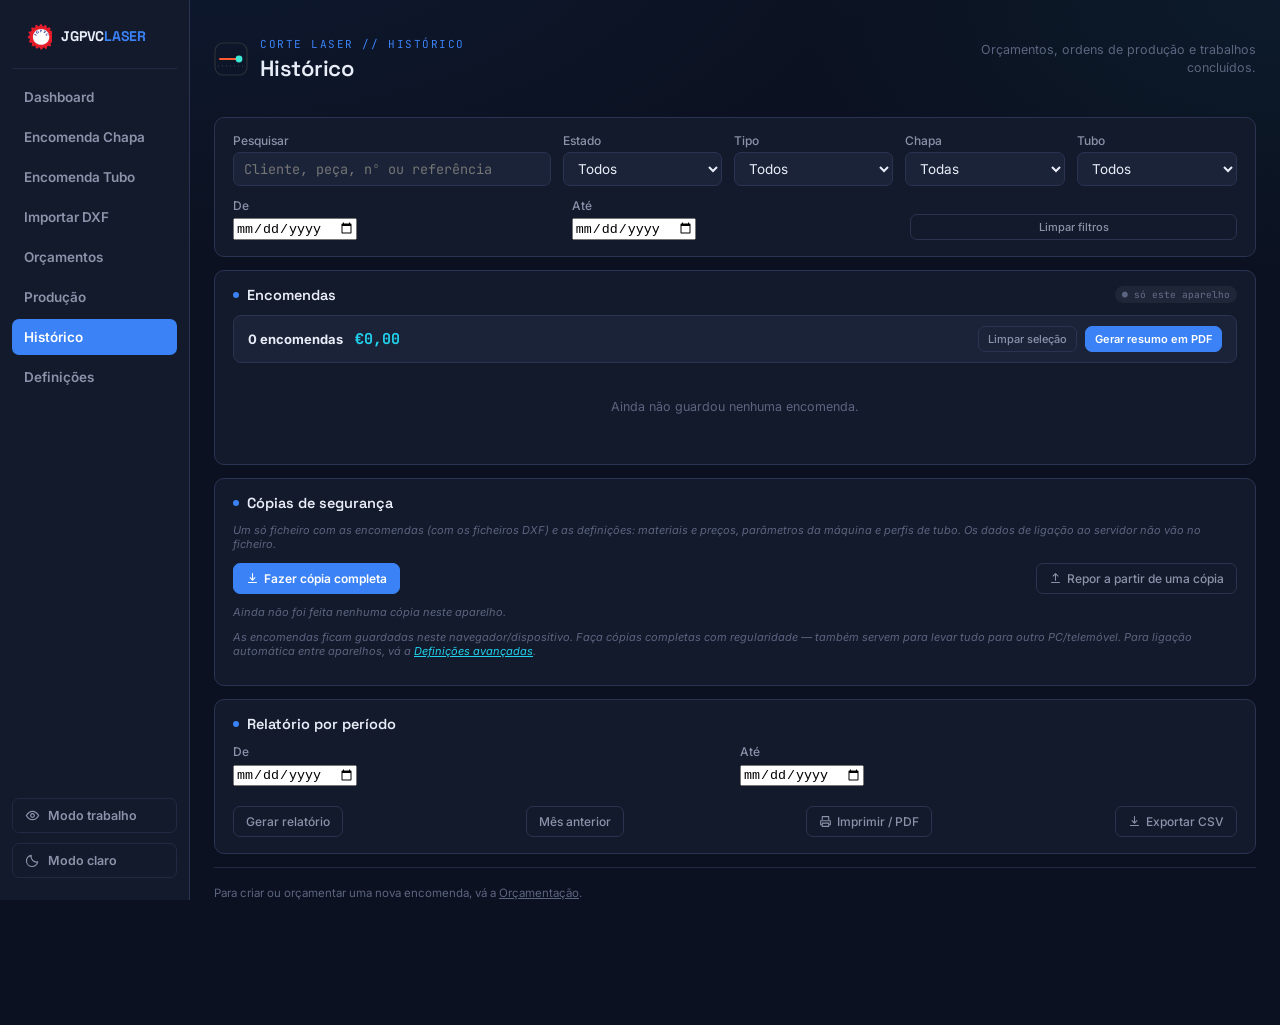
<file: encomendas.html>
<!DOCTYPE html>
<html lang="pt-PT">
<head>
<meta charset="UTF-8">
<meta name="viewport" content="width=device-width, initial-scale=1.0, viewport-fit=cover">
<title>Encomendas guardadas — Custo de Corte Laser</title>
<link rel="manifest" href="manifest.json">
<meta name="theme-color" content="#111417">
<meta name="mobile-web-app-capable" content="yes">
<meta name="apple-mobile-web-app-capable" content="yes">
<meta name="apple-mobile-web-app-status-bar-style" content="black-translucent">
<meta name="apple-mobile-web-app-title" content="Custo Laser">
<link rel="apple-touch-icon" href="icon-192.png">
<link rel="icon" href="icon-192.png" type="image/png">
<link rel="preconnect" href="https://fonts.googleapis.com">
<link href="https://fonts.googleapis.com/css2?family=Space+Grotesk:wght@500;600;700&family=Inter:wght@400;500;600&family=JetBrains+Mono:wght@400;500;600;700&display=swap" rel="stylesheet">
<link rel="stylesheet" href="shared.css">
<script>document.documentElement.setAttribute('data-theme', localStorage.getItem('laser_theme')||'dark');</script>
<style>
  .layout-single{max-width:1400px; margin:0 auto;}
</style>
</head>
<body>
<a href="#main" class="skip-link">Saltar para o conteúdo</a>
<div class="wrap">

    <nav class="pagenav">
      <div class="nav-brand"><img src="logo-mark.svg" alt="" class="nav-logo"><span class="nav-name">JGPVC<em>LASER</em></span></div>
      <a href="dashboard.html">Dashboard</a>
      <a href="index.html">Encomenda Chapa</a>
      <a href="tubo.html">Encomenda Tubo</a>
      <a href="importar-dxf.html">Importar DXF</a>
      <a href="orcamentos.html">Orçamentos</a>
      <a href="producao.html">Produção</a>
      <a href="encomendas.html" class="active">Histórico</a>
      <a href="definicoes.html">Definições</a>
      <button class="nav-theme-toggle" id="themeToggleBtn" type="button" title="Alternar modo claro/escuro">
        <svg class="icon-moon" width="15" height="15" viewBox="0 0 16 16" fill="none"><path d="M13.5 9.5A6 6 0 016.5 2.5a6 6 0 106.999 7z" stroke="currentColor" stroke-width="1.3" stroke-linejoin="round"/></svg>
        <svg class="icon-sun" width="15" height="15" viewBox="0 0 16 16" fill="none"><circle cx="8" cy="8" r="3" stroke="currentColor" stroke-width="1.3"/><path d="M8 1v1.6M8 13.4V15M15 8h-1.6M2.6 8H1M12.7 3.3l-1.1 1.1M4.4 11.6l-1.1 1.1M12.7 12.7l-1.1-1.1M4.4 4.4L3.3 3.3" stroke="currentColor" stroke-width="1.3" stroke-linecap="round"/></svg>
        <span id="themeToggleLabel">Modo claro</span>
      </button>
    </nav>

  <header class="top">
    <div class="top-row">
      <div class="brand">
        <svg width="34" height="34" viewBox="0 0 34 34" fill="none">
          <rect x="1" y="1" width="32" height="32" rx="8" stroke="#2b3138" stroke-width="1.2"/>
          <line x1="6" y1="17" x2="22" y2="17" stroke="#ff5a2e" stroke-width="2" stroke-linecap="round"/>
          <circle cx="25" cy="17" r="3.4" fill="#3fe8d4"/>
          <path d="M4 24L30 24" stroke="#3a4149" stroke-width="1" stroke-dasharray="1 3"/>
        </svg>
        <div class="brand-text">
          <p class="eyebrow">Corte Laser // Histórico</p>
          <h1>Histórico</h1>
        </div>
      </div>
      <p class="top-note">Orçamentos, ordens de produção e trabalhos concluídos.</p>
    </div>
  </header>

  <main class="layout-single" id="main">

    <div class="card">
      <div class="hist-filters">
        <div class="field" style="margin:0; flex:2; min-width:200px;">
          <label for="orderSearch">Pesquisar</label>
          <input type="text" id="orderSearch" placeholder="Cliente, peça, nº ou referência">
        </div>
        <div class="field" style="margin:0; flex:1; min-width:150px;">
          <label for="filterState">Estado</label>
          <select id="filterState">
            <option value="">Todos</option>
            <option value="quote">Orçamentado</option>
            <option value="production">Em produção</option>
            <option value="done">Concluído</option>
            <option value="cancelled">Cancelada</option>
          </select>
        </div>
        <div class="field" style="margin:0; flex:1; min-width:140px;">
          <label for="filterType">Tipo</label>
          <select id="filterType">
            <option value="">Todos</option>
            <option value="sheet">Chapa</option>
            <option value="tube">Tubo</option>
          </select>
        </div>
        <div class="field" style="margin:0; flex:1; min-width:160px;">
          <label for="filterMaterial">Chapa</label>
          <select id="filterMaterial"><option value="">Todas</option></select>
        </div>
        <div class="field" style="margin:0; flex:1; min-width:160px;">
          <label for="filterTube">Tubo</label>
          <select id="filterTube"><option value="">Todos</option></select>
        </div>
      </div>
      <div class="hist-filters" style="margin-top:12px;">
        <div class="field" style="margin:0; flex:1; min-width:150px;">
          <label for="filterFrom">De</label>
          <input type="date" id="filterFrom">
        </div>
        <div class="field" style="margin:0; flex:1; min-width:150px;">
          <label for="filterTo">Até</label>
          <input type="date" id="filterTo">
        </div>
        <div class="field" style="margin:0; flex:1; min-width:150px; display:flex; align-items:flex-end;">
          <button class="ghost-btn sm" id="clearFiltersBtn" type="button" style="width:100%;">Limpar filtros</button>
        </div>
      </div>
    </div>

    <div class="card">
      <h2 class="card-title"><span class="dot"></span>Encomendas <span class="conn-badge" id="connBadge" style="margin-left:auto;"></span></h2>
      <div class="selection-bar" id="selectionBar" hidden>
        <div class="sb-info">
          <strong id="selCount">0 encomendas</strong>
          <span class="sb-total" id="selTotal">€0,00</span>
          <span class="sb-warn" id="selWarn" hidden>⚠ clientes diferentes</span>
        </div>
        <div class="sb-actions">
          <button class="ghost-btn sm" id="clearSelBtn" type="button">Limpar seleção</button>
          <button class="ghost-btn sm accent" id="groupPdfBtn" type="button">Gerar resumo em PDF</button>
        </div>
      </div>
      <div id="ordersList"></div>
    </div>

    <div class="card">
      <h2 class="card-title"><span class="dot"></span>Cópias de segurança</h2>
      <p class="save-hint" style="margin:0 0 10px;">Um só ficheiro com as encomendas (com os ficheiros DXF) e as definições: materiais e preços, parâmetros da máquina e perfis de tubo. Os dados de ligação ao servidor não vão no ficheiro.</p>
      <div class="mat-actions">
        <button class="ghost-btn accent" id="exportOrdersBtn" type="button"><svg class="btn-icon" viewBox="0 0 16 16"><path d="M8 2v8m0 0l-3-3m3 3l3-3" stroke="currentColor" stroke-width="1.3" fill="none" stroke-linecap="round" stroke-linejoin="round"/><path d="M3 13h10" stroke="currentColor" stroke-width="1.3" stroke-linecap="round"/></svg>Fazer cópia completa</button>
        <label class="ghost-btn" for="importOrdersInput"><svg class="btn-icon" viewBox="0 0 16 16"><path d="M8 10V2m0 0l-3 3m3-3l3 3" stroke="currentColor" stroke-width="1.3" fill="none" stroke-linecap="round" stroke-linejoin="round"/><path d="M3 13h10" stroke="currentColor" stroke-width="1.3" stroke-linecap="round"/></svg>Repor a partir de uma cópia</label>
        <input type="file" id="importOrdersInput" accept="application/json" style="display:none;">
      </div>
      <p class="save-hint" id="lastBackupNote"></p>
      <p class="save-hint" id="saveOrderHint"></p>
      <p class="save-hint" id="localStorageNote">As encomendas ficam guardadas neste navegador/dispositivo. Faça cópias completas com regularidade — também servem para levar tudo para outro PC/telemóvel. Para ligação automática entre aparelhos, vá a <a href="definicoes.html" style="color:var(--readout);">Definições avançadas</a>.</p>
    </div>

    <div class="card">
      <h2 class="card-title"><span class="dot"></span>Relatório por período</h2>
      <div class="field-row">
        <div class="field"><label for="reportFrom">De</label><input type="date" id="reportFrom"></div>
        <div class="field"><label for="reportTo">Até</label><input type="date" id="reportTo"></div>
      </div>
      <div class="mat-actions">
        <button class="ghost-btn" id="generateReportBtn" type="button">Gerar relatório</button>
        <button class="ghost-btn" id="prevMonthReportBtn" type="button">Mês anterior</button>
        <button class="ghost-btn" id="printReportBtn" type="button" hidden><svg class="btn-icon" viewBox="0 0 16 16"><path d="M4 6V2h8v4M4 12H2V7h12v5h-2M4 10h8v4H4z" stroke="currentColor" stroke-width="1.3" fill="none" stroke-linejoin="round"/></svg>Imprimir / PDF</button>
        <button class="ghost-btn" id="exportReportBtn" type="button" hidden><svg class="btn-icon" viewBox="0 0 16 16"><path d="M8 2v8m0 0l-3-3m3 3l3-3" stroke="currentColor" stroke-width="1.3" fill="none" stroke-linecap="round" stroke-linejoin="round"/><path d="M3 13h10" stroke="currentColor" stroke-width="1.3" stroke-linecap="round"/></svg>Exportar CSV</button>
      </div>
      <div id="reportResults"></div>
    </div>

  </main>

  <footer class="disclaimer">
    Para criar ou orçamentar uma nova encomenda, vá a <a href="index.html" style="color:var(--text-dim);">Orçamentação</a>.
  </footer>

</div>

<div id="printSheet" class="print-sheet"></div>

<script src="shared.js"></script>
<script>
(function(){
  "use strict";
  const { fmtEUR, fmtNum, escapeHtml, stateBadgeHTML, searchKey, loadOrders, saveOrders, loadRemoteConfig,
    remoteLoadOrders, remoteInsertOrder, remoteDeleteOrder, registerServiceWorker, billedAt } = window.LC;

  const $ = id => document.getElementById(id);
  const state = { orders: [], remote: { configured:false, url:'', key:'' } };
  const selectedIds = new Set();

  const orderSearchInp = $('orderSearch'), ordersListEl = $('ordersList'), saveOrderHint = $('saveOrderHint');
  const filterStateSel = $('filterState'), filterMaterialSel = $('filterMaterial');
  const filterTypeSel = $('filterType'), filterTubeSel = $('filterTube');
  const filterFromInp = $('filterFrom'), filterToInp = $('filterTo');
  const PAGE_SIZE = 50;
  let currentPage = 1;
  const localStorageNoteEl = $('localStorageNote');

  function updateConnBadge(){
    const badge = $('connBadge');
    if(state.remote.configured){
      badge.textContent = '● servidor central';
      badge.className = 'conn-badge conn-online';
      localStorageNoteEl.hidden = true;
    } else {
      badge.textContent = '● só este aparelho';
      badge.className = 'conn-badge conn-local';
      localStorageNoteEl.hidden = false;
    }
  }

  function showOrdersLoading(msg){
    ordersListEl.innerHTML = '<p class="orders-empty">' + escapeHtml(msg) + '</p>';
  }

  function populateFilterOptions(){
    const sheets = [], tubes = [];
    state.orders.forEach(o=>{
      const n = o.materialSnapshot ? o.materialSnapshot.name : null;
      if(!n) return;
      const list = (o.pieceType === 'tube') ? tubes : sheets;
      if(!list.includes(n)) list.push(n);
    });
    sheets.sort((a,b)=>a.localeCompare(b,'pt'));
    tubes.sort((a,b)=>a.localeCompare(b,'pt'));

    const curM = filterMaterialSel.value, curT = filterTubeSel.value;
    filterMaterialSel.innerHTML = '<option value="">Todas</option>' +
      sheets.map(n=>'<option value="'+escapeHtml(n)+'">'+escapeHtml(n)+'</option>').join('');
    filterTubeSel.innerHTML = '<option value="">Todos</option>' +
      tubes.map(n=>'<option value="'+escapeHtml(n)+'">'+escapeHtml(n)+'</option>').join('');
    if(curM && sheets.includes(curM)) filterMaterialSel.value = curM;
    if(curT && tubes.includes(curT)) filterTubeSel.value = curT;
  }

  function getFilteredOrders(){
    const q = searchKey((orderSearchInp.value||'').trim());
    const fState = filterStateSel.value;
    const fType = filterTypeSel.value;
    const fMat = filterMaterialSel.value;
    const fTube = filterTubeSel.value;
    const from = filterFromInp.value ? new Date(filterFromInp.value+'T00:00:00').getTime() : null;
    const to = filterToInp.value ? new Date(filterToInp.value+'T23:59:59').getTime() : null;

    return state.orders.filter(o=>{
      if(q){
        const hay = (o.client||'') + ' ' + (o.orderName||'') + ' ' + (o.orderNumber||'') + ' ' + (o.clientRef||'') + ' ' + (o.dxfFileName||'');
        if(!searchKey(hay).includes(q)) return false;
      }
      if(fState && (o.orderState||'production') !== fState) return false;
      if(fType && (o.pieceType||'sheet') !== fType) return false;
      if(fMat && (o.pieceType==='tube' || !o.materialSnapshot || o.materialSnapshot.name !== fMat)) return false;
      if(fTube && (o.pieceType!=='tube' || !o.materialSnapshot || o.materialSnapshot.name !== fTube)) return false;
      if(from || to){
        if(!o.createdAt) return false;
        const t = new Date(o.createdAt).getTime();
        if(from && t < from) return false;
        if(to && t > to) return false;
      }
      return true;
    }).sort((a,b)=>(b.createdAt||'').localeCompare(a.createdAt||''));
  }

  function renderOrdersList(){
    const filtered = getFilteredOrders();
    if(!filtered.length){
      ordersListEl.innerHTML = '<p class="orders-empty">' + (state.orders.length ? 'Nenhuma encomenda corresponde aos filtros.' : 'Ainda não guardou nenhuma encomenda.') + '</p>';
      return;
    }
    const totalPages = Math.max(1, Math.ceil(filtered.length / PAGE_SIZE));
    if(currentPage > totalPages) currentPage = totalPages;
    const pageStart = (currentPage-1) * PAGE_SIZE;
    const pageRows = filtered.slice(pageStart, pageStart + PAGE_SIZE);
    let html = '<div class="hist-wrap"><table class="hist-table">';
    html += '<thead><tr>' +
      '<th class="sel-col"><input type="checkbox" id="selAll" title="Selecionar todas as visíveis"></th>' +
      '<th>Nº</th><th>Data</th><th>Cliente</th><th>Peça</th><th>Material</th>' +
      '<th class="num">Qt.</th><th class="num">Preço total</th>' +
      '<th>Estado</th><th></th></tr></thead><tbody>';

    pageRows.forEach(o=>{
      const cs = o.costSnapshot;
      const dateStr = o.createdAt ? new Date(o.createdAt).toLocaleDateString('pt-PT') : '—';
      const matStr = o.materialSnapshot ? (escapeHtml(o.materialSnapshot.name) + (o.pieceType==='tube' ? '' : ' ' + o.materialSnapshot.thickness + 'mm')) : '—';
      const isFinal = !!(cs && cs.isFinal);
      const finalTag = isFinal
        ? '<span class="hist-final" title="Custo fechado com tempo real de corte">✓</span>'
        : '<span class="hist-est" title="Ainda com tempo estimado">~</span>';

      html += '<tr>';
      html += '<td class="sel-col"><input type="checkbox" class="row-sel" data-sel="'+o.id+'"' + (selectedIds.has(o.id)?' checked':'') + '></td>';
      html += '<td class="hist-num">' + escapeHtml(o.orderNumber||'—') + '</td>';
      html += '<td class="hist-dim">' + dateStr + '</td>';
      html += '<td>' + escapeHtml(o.client||'—') + '</td>';
      html += '<td>' + escapeHtml(o.orderName||'—') + (o.clientRef ? '<span class="hist-ref">'+escapeHtml(o.clientRef)+'</span>' : '') + '</td>';
      html += '<td class="hist-dim">' + matStr + '</td>';
      html += '<td class="num">' + (o.quantity||1) + '</td>';
      html += '<td class="num hist-mono hist-price">' + (cs ? fmtEUR(cs.totalCost) : '—') + ' ' + finalTag + '</td>';
      html += '<td>' + stateBadgeHTML(o.orderState) + '</td>';
      const page = (o.pieceType === 'tube') ? 'tubo.html' : 'index.html';
      html += '<td class="hist-actions">' +
        '<button class="ghost-btn sm" data-load="'+o.id+'" data-page="'+page+'">Abrir</button>' +
        '<button class="ghost-btn sm" data-dup="'+o.id+'" data-page="'+page+'" title="Criar encomenda nova a partir desta">Duplicar</button>' +
        '<button class="rm-btn" data-del="'+o.id+'" title="Eliminar" aria-label="Eliminar">✕</button>' +
      '</td>';
      html += '</tr>';
    });
    html += '</tbody></table></div>';

    if(filtered.length > PAGE_SIZE){
      const from = pageStart + 1, to = Math.min(pageStart + PAGE_SIZE, filtered.length);
      html += '<div class="pager">' +
        '<span class="pager-info">' + from + '–' + to + ' de ' + filtered.length + '</span>' +
        '<div class="pager-btns">' +
          '<button class="ghost-btn sm" data-page="prev"' + (currentPage===1?' disabled':'') + '>← Anterior</button>' +
          '<span class="pager-num">' + currentPage + ' / ' + totalPages + '</span>' +
          '<button class="ghost-btn sm" data-page="next"' + (currentPage===totalPages?' disabled':'') + '>Seguinte →</button>' +
        '</div></div>';
    }
    ordersListEl.innerHTML = html;

    ordersListEl.querySelectorAll('[data-page]').forEach(b=>{
      b.addEventListener('click', ()=>{
        currentPage += (b.getAttribute('data-page')==='next' ? 1 : -1);
        renderOrdersList();
        ordersListEl.scrollIntoView({behavior:'smooth', block:'start'});
      });
    });

    ordersListEl.querySelectorAll('.row-sel').forEach(cb=>{
      cb.addEventListener('change', ()=>{
        const id = cb.getAttribute('data-sel');
        if(cb.checked) selectedIds.add(id); else selectedIds.delete(id);
        updateSelectionBar();
      });
    });
    const selAll = $('selAll');
    if(selAll){
      const visible = pageRows.map(o=>o.id);
      selAll.checked = visible.length>0 && visible.every(id=>selectedIds.has(id));
      selAll.addEventListener('change', ()=>{
        visible.forEach(id=>{ if(selAll.checked) selectedIds.add(id); else selectedIds.delete(id); });
        renderOrdersList();
        updateSelectionBar();
      });
    }
    updateSelectionBar();

    ordersListEl.querySelectorAll('[data-load]').forEach(b=>{
      b.addEventListener('click', ()=>{
        window.location.href = (b.getAttribute('data-page')||'index.html') + '?loadOrder=' + encodeURIComponent(b.getAttribute('data-load'));
      });
    });
    ordersListEl.querySelectorAll('[data-dup]').forEach(b=>{
      b.addEventListener('click', ()=>{
        window.location.href = (b.getAttribute('data-page')||'index.html') + '?duplicateOrder=' + encodeURIComponent(b.getAttribute('data-dup'));
      });
    });
    ordersListEl.querySelectorAll('[data-del]').forEach(b=>{
      b.addEventListener('click', async ()=>{
        const id = b.getAttribute('data-del');
        const rec = state.orders.find(o=>o.id===id);
        if(!(await window.LC.showConfirm('Eliminar a encomenda "' + (rec ? (rec.orderName||'sem nome') : '') + '"?', {danger:true}))) return;
        b.disabled = true;
        if(state.remote.configured){
          try{ await remoteDeleteOrder(state.remote, id); }
          catch(err){ await window.LC.showAlert('Não foi possível eliminar no servidor: ' + err.message); b.disabled = false; return; }
        }
        state.orders = state.orders.filter(o=>o.id!==id);
        if(!state.remote.configured) saveOrders(state.orders);
        renderOrdersList();
      });
    });
  }

  function updateSelectionBar(){
    const bar = $('selectionBar');
    const n = selectedIds.size;
    if(!n){ bar.hidden = true; return; }
    const chosen = state.orders.filter(o=>selectedIds.has(o.id));
    const total = chosen.filter(o=>o.orderState!=='cancelled').reduce((s,o)=> s + (o.costSnapshot ? (o.costSnapshot.totalCost||0) : 0), 0);
    const clients = new Set(chosen.map(o=>searchKey((o.client||'').trim())).filter(Boolean));
    $('selCount').textContent = n + (n===1 ? ' encomenda' : ' encomendas');
    $('selTotal').textContent = fmtEUR(total);
    $('selWarn').hidden = clients.size <= 1;
    bar.hidden = false;
  }

  $('clearSelBtn').addEventListener('click', ()=>{
    selectedIds.clear();
    renderOrdersList();
  });

  // Peso de material de uma encomenda (kg), para o resumo. Chapa: o peso gravado no orçamento
  // (chapa ocupada + margem, ou área líquida, conforme as Definições). Tubo: não é gravado —
  // estima-se pela secção do perfil × metros cortados (approx:true). null = não dá para saber.
  const TUBE_DENSITY = { preto:7.85, galvanizado:7.85, inox:7.93, aluminio:2.70, 'alumínio':2.70 }; // g/cm³
  function tubeKgPerM(o, profiles){
    const t = o.tubeInputs || {}, ms = o.materialSnapshot || {};
    const p = t.custom || profiles.find(x=>x.id === (t.profileId || o.materialId)) || null;
    if(!p || !(p.t > 0) || !(p.w > 0)) return null;
    const w = p.w, h = p.h || p.w, e = p.t;
    const shape = ms.shape || t.shape || p.shape;
    let areaMm2;
    if(shape === 'redondo') areaMm2 = Math.PI/4 * (w*w - Math.max(0, w-2*e)**2);
    else if(shape === 'cantoneira') areaMm2 = e * (w + h - e);
    else if(shape === 'perfilu') areaMm2 = e * (w + 2*h - 2*e);
    else areaMm2 = w*h - Math.max(0, w-2*e) * Math.max(0, h-2*e); // quadrado / retangular
    const dens = TUBE_DENSITY[ms.material || t.material || p.material] || 7.85;
    return areaMm2 * dens / 1000; // mm² × g/cm³ → kg/m
  }
  function orderWeight(o, profiles){
    const cs = o.costSnapshot || {};
    if(o.pieceType === 'tube'){
      const kgm = tubeKgPerM(o, profiles);
      const t = o.tubeInputs || {};
      const metres = isFinite(cs.lengthTotalM) ? cs.lengthTotalM : (t.lengthMm ? t.lengthMm * (o.quantity||1) / 1000 : null);
      return (kgm != null && metres != null) ? { kg: kgm * metres, approx:true, metres } : null;
    }
    if(isFinite(cs.weightTotal) && cs.weightTotal > 0) return { kg: cs.weightTotal, approx:false };
    if(isFinite(cs.weightPerPiece) && cs.weightPerPiece > 0) return { kg: cs.weightPerPiece * (o.quantity||1), approx:false };
    return null;
  }

  $('groupPdfBtn').addEventListener('click', async ()=>{
    const chosen = state.orders
      .filter(o=>selectedIds.has(o.id))
      .sort((a,b)=>(a.orderNumber||'').localeCompare(b.orderNumber||''));
    if(!chosen.length) return;
    let tubeProfiles = [];
    try{ tubeProfiles = await window.LC.loadTubeProfiles(); }catch(e){}
    const weights = new Map(chosen.map(o=>[o.id, orderWeight(o, tubeProfiles)]));
    const fmtKg = w => (w.approx ? '≈ ' : '') + fmtNum(w.kg, 2) + ' kg';
    // Tempo de corte: o real, se já foi registado; senão o estimado (chapa), marcado com *.
    const cutTime = o => {
      const cs = o.costSnapshot || {};
      if(cs.isFinal && isFinite(cs.cuttingTimeMin)) return { min: cs.cuttingTimeMin, real:true };
      if(o.pieceType === 'tube') return null;
      const est = isFinite(cs.estimadoCuttingTimeMin) && cs.estimadoCuttingTimeMin > 0 ? cs.estimadoCuttingTimeMin : cs.cuttingTimeMin;
      return isFinite(est) && est > 0 ? { min: est, real:false } : null;
    };
    const fmtMin = t => fmtNum(t.min, 1) + ' min' + (t.real ? '' : ' *');
    const fmtHours = m => { const r = Math.round(m), h = Math.floor(r/60); return h ? ' (' + h + ' h ' + String(r%60).padStart(2,'0') + ')' : ''; };
    // Tempo de setup gravado na encomenda (já com as correções do "Tempo do grupo" / fecho do tubo).
    const setupTime = o => { const si = (o.costSnapshot || {}).setupInputs; return si && isFinite(si.setupTimeMin) && si.setupTimeMin > 0 ? si.setupTimeMin : null; };
    const fmtSetup = m => fmtNum(m, Number.isInteger(m) ? 0 : 1) + ' min';

    const STATE_LABEL = { quote:'Orçamentado', production:'Em produção', done:'Concluído', cancelled:'Cancelada' };
    const clientNames = window.LC.knownClients(chosen); // "Silva" e "SILVA" contam como um só cliente
    const clientLabel = clientNames.length === 1 ? clientNames[0] : (clientNames.join(' / ') || '—');
    const now = new Date();
    const total = chosen.filter(o=>o.orderState!=='cancelled').reduce((s,o)=> s + (o.costSnapshot ? (o.costSnapshot.totalCost||0) : 0), 0);
    const anyCancelled = chosen.some(o=>o.orderState==='cancelled');
    const anyEstimated = chosen.some(o=>!(o.costSnapshot && o.costSnapshot.isFinal));

    let html = '<div class="p-logo"><img src="logo.svg" alt="Serralharia José Gabriel P. V. do Couto"></div>';
    html += '<div class="p-title">Resumo de Encomendas</div>';
    html += '<div class="p-meta">' + escapeHtml(clientLabel) + ' · ' + chosen.length + (chosen.length===1?' encomenda':' encomendas') + ' · gerado em ' + now.toLocaleDateString('pt-PT') + ' ' + now.toLocaleTimeString('pt-PT',{hour:'2-digit',minute:'2-digit'}) + '</div>';

    html += '<table class="p-group-table"><thead><tr>' +
      '<th>Nº</th><th>Data</th><th>Peça</th><th>Material</th>' +
      '<th class="num">Qt.</th><th class="num">Peso</th><th class="num">Tempo de corte</th><th class="num">Setup</th><th>Estado</th><th class="num">Total s/ IVA</th>' +
      '</tr></thead><tbody>';
    // Peso total e por material (sem as canceladas, como o valor).
    let kgTotal = 0, anyApprox = false, anyClientMat = false, minTotal = 0, anyEstTime = false, anyTime = false, setupTotal = 0;
    const byMat = new Map(); // material → { kg, approx, metres, min, estTime }
    chosen.forEach(o=>{
      const cs = o.costSnapshot;
      const mat = o.materialSnapshot ? (escapeHtml(o.materialSnapshot.name) + (o.pieceType==='tube' ? '' : ' ' + o.materialSnapshot.thickness + 'mm')) : '—';
      const w = weights.get(o.id);
      const clientMat = !!(o.materialSnapshot && o.materialSnapshot.clientSupplied);
      const t = cutTime(o), su = setupTime(o);
      if((w || t || su) && o.orderState !== 'cancelled'){
        const key = mat + (clientMat ? ' <b>c</b>' : '');
        const g = byMat.get(key) || { kg:0, hasKg:false, approx:false, metres:null, min:0, hasMin:false, estTime:false, setup:0 };
        if(su){ setupTotal += su; g.setup += su; }
        if(w){
          kgTotal += w.kg; anyApprox = anyApprox || w.approx; anyClientMat = anyClientMat || clientMat;
          g.kg += w.kg; g.hasKg = true; g.approx = g.approx || w.approx;
          if(w.metres != null) g.metres = (g.metres || 0) + w.metres;
        }
        if(t){
          minTotal += t.min; anyTime = true; anyEstTime = anyEstTime || !t.real;
          g.min += t.min; g.hasMin = true; g.estTime = g.estTime || !t.real;
        }
        byMat.set(key, g);
      }
      const dateStr = o.createdAt ? new Date(o.createdAt).toLocaleDateString('pt-PT') : '—';
      const isFinal = !!(cs && cs.isFinal);
      html += '<tr>' +
        '<td>' + escapeHtml(o.orderNumber||'—') + '</td>' +
        '<td>' + dateStr + '</td>' +
        '<td>' + escapeHtml(o.orderName||'—') + '</td>' +
        '<td>' + mat + '</td>' +
        '<td class="num">' + (o.quantity||1) + '</td>' +
        '<td class="num" style="white-space:nowrap;">' + (w ? fmtKg(w) + (clientMat ? ' <b>c</b>' : '') : '—') + '</td>' +
        '<td class="num" style="white-space:nowrap;">' + (t ? fmtMin(t) : '—') + '</td>' +
        '<td class="num" style="white-space:nowrap;">' + (su ? fmtSetup(su) : '—') + '</td>' +
        '<td>' + (STATE_LABEL[o.orderState||'production']||'') + (isFinal ? '' : ' *') + '</td>' +
        '<td class="num">' + (cs ? fmtEUR(cs.totalCost) : '—') + '</td>' +
      '</tr>';
    });
    html += '</tbody></table>';

    html += '<div class="p-totals">';
    if(kgTotal > 0) html += '<div class="p-total-item"><span>Peso total de material</span><strong>' + fmtKg({ kg:kgTotal, approx:anyApprox }) + '</strong></div>';
    if(anyTime) html += '<div class="p-total-item"><span>Tempo de corte total</span><strong>' + fmtMin({ min:minTotal, real:!anyEstTime }) + fmtHours(minTotal) + '</strong></div>';
    if(setupTotal > 0) html += '<div class="p-total-item"><span>Tempo de setup total</span><strong>' + fmtSetup(setupTotal) + fmtHours(setupTotal) + '</strong></div>';
    html += '<div class="p-total-item p-total-main"><span>Total das ' + chosen.length + ' encomendas — sem IVA</span><strong>' + fmtEUR(total) + '</strong></div>';
    html += '</div>';

    if(byMat.size){
      html += '<div class="p-costs-title" style="margin-top:14px;">Material e tempo por tipo e espessura</div>';
      html += '<table class="p-group-table" style="width:auto; min-width:60%;"><thead><tr><th>Material</th><th class="num">Peso</th><th class="num">Tempo de corte</th><th class="num">Setup</th></tr></thead><tbody>';
      byMat.forEach((g, key)=>{
        html += '<tr><td>' + key + '</td>' +
          '<td class="num" style="white-space:nowrap;">' + (g.hasKg ? fmtKg(g) + (g.metres != null ? ' (' + fmtNum(g.metres, 2) + ' m)' : '') : '—') + '</td>' +
          '<td class="num" style="white-space:nowrap;">' + (g.hasMin ? fmtMin({ min:g.min, real:!g.estTime }) : '—') + '</td>' +
          '<td class="num" style="white-space:nowrap;">' + (g.setup > 0 ? fmtSetup(g.setup) : '—') + '</td></tr>';
      });
      html += '</tbody></table>';
    }

    if(anyEstimated){
      html += '<div class="p-group-note">* Ainda sem tempo real de corte registado: o preço e o tempo mostrados são os estimados.</div>';
    }
    if(anyClientMat){
      html += '<div class="p-group-note"><b>c</b> Material fornecido pelo cliente: o peso aparece, mas não entra no preço.</div>';
    }
    if(kgTotal > 0){
      html += '<div class="p-group-note">Chapa: peso da chapa ocupada (ou da peça, conforme as Definições), igual ao do orçamento.' +
        (anyApprox ? ' ≈ Tubo: estimado pela secção do perfil × metros cortados.' : '') + '</div>';
    }
    if(anyCancelled){
      html += '<div class="p-group-note">As encomendas canceladas aparecem na lista mas não entram no total.</div>';
    }
    html += '<div class="p-group-note">Documento de consulta interna. Os valores são sem IVA.</div>';

    $('printSheet').innerHTML = html;
    const originalTitle = document.title;
    const safeClient = (clientNames.length===1 ? clientNames[0] : 'varios-clientes').replace(/[\\/:*?"<>|]+/g,'_');
    document.title = 'Resumo ' + safeClient + ' - ' + now.toISOString().slice(0,10);
    window.print();
    setTimeout(()=>{ document.title = originalTitle; }, 500);
  });

  function onFilterChange(){ currentPage = 1; renderOrdersList(); }
  orderSearchInp.addEventListener('input', onFilterChange);
  [filterStateSel, filterMaterialSel, filterTypeSel, filterTubeSel, filterFromInp, filterToInp]
    .forEach(el=> el.addEventListener('change', onFilterChange));
  $('clearFiltersBtn').addEventListener('click', ()=>{
    orderSearchInp.value = '';
    [filterStateSel, filterMaterialSel, filterTypeSel, filterTubeSel, filterFromInp, filterToInp]
      .forEach(el=> el.value = '');
    onFilterChange();
  });

  function renderLastBackup(){
    const info = window.LC.lastBackupInfo();
    const el = $('lastBackupNote');
    if(!info){ el.style.color = ''; el.textContent = 'Ainda não foi feita nenhuma cópia neste aparelho.'; return; }
    const d = new Date(info.at), today = new Date();
    const when = d.toDateString() === today.toDateString()
      ? 'hoje às ' + d.toLocaleTimeString('pt-PT', {hour:'2-digit', minute:'2-digit'})
      : d.toLocaleDateString('pt-PT') + ' às ' + d.toLocaleTimeString('pt-PT', {hour:'2-digit', minute:'2-digit'});
    el.style.color = 'var(--readout)';
    el.textContent = 'Última cópia neste aparelho: ' + when + (info.auto ? ' (automática, na pasta do computador)' : '');
  }

  $('exportOrdersBtn').addEventListener('click', async ()=>{
    // A lista desta página vem sem os ficheiros DXF (modo "light") — a cópia vai buscar tudo de
    // novo ao servidor, com os DXF, senão não servia para repor.
    const btn = $('exportOrdersBtn');
    btn.disabled = true;
    saveOrderHint.style.color = '';
    saveOrderHint.textContent = 'A preparar a cópia completa (com os ficheiros DXF)…';
    let data;
    try{ data = await window.LC.buildFullBackup(); }
    catch(err){
      btn.disabled = false;
      saveOrderHint.textContent = '';
      await window.LC.showAlert('Não foi possível ir buscar as encomendas completas ao servidor: ' + err.message + '\n\nA cópia não foi feita.');
      return;
    }
    btn.disabled = false;
    window.LC.downloadJSON(data, window.LC.backupFileName());
    window.LC.markBackupDone(false);
    renderLastBackup();
    saveOrderHint.style.color = 'var(--readout)';
    saveOrderHint.textContent = 'Cópia completa feita: ' + data.orders.length + ' encomenda(s) e as definições.';
    setTimeout(()=>{ saveOrderHint.textContent=''; }, 5000);
  });

  $('importOrdersInput').addEventListener('change', e=>{
    const file = e.target.files[0];
    if(!file) return;
    const reader = new FileReader();
    reader.onload = async ev => {
      let backup;
      try{ backup = window.LC.parseBackup(JSON.parse(ev.target.result)); }
      catch(err){
        await window.LC.showAlert('Não foi possível ler este ficheiro. Verifique se é uma cópia feita por esta aplicação.');
        e.target.value = '';
        return;
      }
      e.target.value = '';
      const existingIds = new Set(state.orders.map(o=>o.id));
      const newOnes = backup.orders.filter(o => o && o.id && !existingIds.has(o.id));
      const skipped = backup.orders.length - newOnes.length;
      // Pergunta antes de mexer em nada: o que tem o ficheiro e o que vai acontecer.
      const when = backup.createdAt ? ' de ' + new Date(backup.createdAt).toLocaleString('pt-PT', {day:'2-digit', month:'2-digit', year:'numeric', hour:'2-digit', minute:'2-digit'}) : '';
      let msg = 'Repor cópia' + when + '\n\n';
      if(backup.orders.length){
        msg += 'O ficheiro tem ' + backup.orders.length + ' encomenda(s)' + (backup.settings ? ' e as definições' : '') + '.\n' +
          '• ' + newOnes.length + (newOnes.length===1 ? ' não existe e vai ser acrescentada.' : ' não existem e vão ser acrescentadas.') + '\n' +
          '• ' + skipped + (skipped===1 ? ' já existe e fica como está' : ' já existem e ficam como estão') + ' (nada é apagado nem substituído).';
      } else {
        msg += 'O ficheiro só tem as definições.';
      }
      if(backup.settings) msg += '\n\nRepor as definições substitui os materiais, preços e parâmetros da máquina atuais pelos da cópia.';
      const items = [{ label:'Cancelar', value:null }];
      if(backup.orders.length) items.push({ label: backup.settings ? 'Só as encomendas' : 'Repor encomendas', value:'orders', accent: !backup.settings });
      if(backup.settings) items.push({ label: backup.orders.length ? 'Encomendas e definições' : 'Repor definições', value:'all', accent:true });
      const choice = await window.LC.showChoice(msg, items);
      if(!choice) return;
      try{
        if(choice === 'all') await window.LC.applyBackupSettings(backup.settings);
        let imported = 0, failed = 0, lastErr = '';
        if(state.remote.configured){
          for(let i=0;i<newOnes.length;i++){
            saveOrderHint.style.color = '';
            saveOrderHint.textContent = 'A importar para o servidor… (' + (i+1) + '/' + newOnes.length + ')';
            try{ await remoteInsertOrder(state.remote, newOnes[i]); state.orders.push(newOnes[i]); imported++; }
            catch(err){ failed++; lastErr = err.message; /* ex.: número de encomenda já usado no servidor */ }
          }
        } else {
          newOnes.forEach(o => state.orders.push(o));
          await saveOrders(state.orders);
          imported = newOnes.length;
        }
        populateFilterOptions();
        renderOrdersList();
        saveOrderHint.style.color = failed ? 'var(--danger)' : 'var(--readout)';
        saveOrderHint.textContent = (backup.orders.length ? imported + ' encomenda(s) reposta(s).' : '') +
          (skipped ? ' ' + skipped + (skipped===1 ? ' já existia e ficou como estava.' : ' já existiam e ficaram como estavam.') : '') +
          (failed ? ' ' + failed + (failed===1 ? ' falhou' : ' falharam') + ' (' + lastErr + ').' : '') +
          (choice === 'all' ? ' Definições repostas.' : '');
        if(!failed) setTimeout(()=>{ saveOrderHint.textContent=''; }, 8000);
      }catch(err){
        await window.LC.showAlert('Não foi possível repor a cópia: ' + err.message);
      }
    };
    reader.readAsText(file);
  });

  async function init(){
    renderLastBackup();
    state.remote = await loadRemoteConfig();
    updateConnBadge();
    if(state.remote.configured){
      showOrdersLoading('A carregar encomendas do servidor…');
      try{
        state.orders = await remoteLoadOrders(state.remote, {light:true});
      }catch(err){
        state.orders = [];
        showOrdersLoading('Não foi possível contactar o servidor agora: ' + err.message);
        return;
      }
    } else {
      state.orders = await loadOrders();
    }
    populateFilterOptions();
    const params = new URLSearchParams(location.search);
    const f = params.get('filter');
    if(f && ['quote','production','done','cancelled'].includes(f)){
      filterStateSel.value = f;
      history.replaceState(null, '', 'encomendas.html');
    }
    renderOrdersList();
  }
  init();

  /* ---------------------------------------------------------------- */
  /* RELATÓRIO POR PERÍODO                                             */
  /* ---------------------------------------------------------------- */
  let reportOrders = [];

  // Custo de corte/desenho/setup já são cobrados ao custo/hora interno (sem margem), por isso
  // toda a margem da encomenda vem do material — dá para separar "material real" e "lucro de
  // material" a partir dos campos já guardados, sem precisar de nenhum dado novo:
  //   custo real de material = realCost - corteCost - designCost - setupCost
  //   lucro de material      = marginValue - adjustmentValue  (a parte do ajuste fica à parte)
  function costBreakdown(orders){
    let materialRealSum=0, materialLucroSum=0, desenhoSum=0, setupSum=0, corteSum=0, ajusteSum=0;
    orders.forEach(o=>{
      const cs = o.costSnapshot;
      if(!cs) return;
      const corte = cs.corteCost||0, desenho = cs.designCost||0, setup = cs.setupCost||0, ajuste = cs.adjustmentValue||0;
      if(isFinite(cs.realCost)) materialRealSum += cs.realCost - corte - desenho - setup;
      if(isFinite(cs.marginValue)) materialLucroSum += cs.marginValue - ajuste;
      desenhoSum += desenho; setupSum += setup; corteSum += corte; ajusteSum += ajuste;
    });
    return { materialRealSum, materialLucroSum, desenhoSum, setupSum, corteSum, ajusteSum };
  }
  function breakdownRowsHTML(bd, totalRevenue){
    let html = '<div style="margin-top:16px;">';
    html += '<div style="font-family:\'Space Grotesk\',sans-serif; font-size:14.5px; font-weight:600; margin-bottom:8px;">Onde foi o valor faturado</div>';
    html += '<div class="breakdown-row"><span class="lbl">Custo real de material</span><span class="val">'+fmtEUR(bd.materialRealSum)+'</span></div>';
    html += '<div class="breakdown-row"><span class="lbl">Lucro de material</span><span class="val">'+fmtEUR(bd.materialLucroSum)+'</span></div>';
    html += '<div class="breakdown-row"><span class="lbl">Tempo de desenho</span><span class="val">'+fmtEUR(bd.desenhoSum)+'</span></div>';
    html += '<div class="breakdown-row"><span class="lbl">Tempo de setup</span><span class="val">'+fmtEUR(bd.setupSum)+'</span></div>';
    html += '<div class="breakdown-row"><span class="lbl">Tempo de corte</span><span class="val">'+fmtEUR(bd.corteSum)+'</span></div>';
    if(Math.abs(bd.ajusteSum) > 0.005){
      html += '<div class="breakdown-row"><span class="lbl">Ajustes comerciais</span><span class="val">'+fmtEUR(bd.ajusteSum)+'</span></div>';
    }
    html += '<div class="breakdown-row" style="border-top:1.5px solid var(--border); margin-top:4px; padding-top:10px;"><span class="lbl" style="font-weight:600; color:var(--text);">Total faturado</span><span class="val" style="color:var(--readout);">'+fmtEUR(totalRevenue)+'</span></div>';
    html += '</div>';
    return html;
  }
  function toDateInputValue(d){
    return d.getFullYear() + '-' + String(d.getMonth()+1).padStart(2,'0') + '-' + String(d.getDate()).padStart(2,'0');
  }
  $('prevMonthReportBtn').addEventListener('click', ()=>{
    const now = new Date();
    const first = new Date(now.getFullYear(), now.getMonth()-1, 1);
    const last = new Date(now.getFullYear(), now.getMonth(), 0);
    $('reportFrom').value = toDateInputValue(first);
    $('reportTo').value = toDateInputValue(last);
    $('generateReportBtn').click();
  });

  // Faturado = só encomendas concluídas (na data de conclusão). Em produção e orçamentos
  // aparecem à parte; canceladas não entram em nenhum total.
  function reportTotals(orders){
    const val = o => (o.costSnapshot ? (o.costSnapshot.totalCost||0) : 0);
    const st = o => o.orderState || 'production';
    const invoiced = orders.filter(o=>st(o)==='done');
    const inProd = orders.filter(o=>st(o)==='production');
    const quotes = orders.filter(o=>st(o)==='quote');
    const cancelled = orders.filter(o=>st(o)==='cancelled');
    const totalRevenue = invoiced.reduce((s,o)=> s + val(o), 0);
    const totalProd = inProd.reduce((s,o)=> s + val(o), 0);
    const totalQuoted = quotes.reduce((s,o)=> s + val(o), 0);
    const realCostSum = invoiced.reduce((s,o)=> s + (o.costSnapshot && isFinite(o.costSnapshot.realCost) ? o.costSnapshot.realCost : 0), 0);
    const marginSum = totalRevenue - realCostSum;
    const marginPctTotal = realCostSum > 0 ? (marginSum/realCostSum)*100 : null;
    return { val, invoiced, inProd, quotes, cancelled, totalRevenue, totalProd, totalQuoted, realCostSum, marginSum, marginPctTotal };
  }
  // Data que conta para o relatório: concluídas pela data de conclusão, as restantes pela de criação.
  const reportDate = o => billedAt(o) || o.createdAt || null;
  const REPORT_RULE_NOTE = 'Faturado conta apenas encomendas concluídas, pela data de conclusão. Em produção e orçamentos entram pela data de criação e aparecem à parte, fora do faturado. Canceladas não entram em nenhum total.';

  function renderReport(orders){
    const resultsEl = $('reportResults');
    if(!orders.length){
      resultsEl.innerHTML = '<p class="orders-empty">Nenhuma encomenda neste período.</p>';
      $('exportReportBtn').hidden = true;
      $('printReportBtn').hidden = true;
      return;
    }
    const { val, invoiced, inProd, quotes, cancelled, totalRevenue, totalProd, totalQuoted, realCostSum, marginSum, marginPctTotal } = reportTotals(orders);

    const byClient = {};
    invoiced.forEach(o=>{
      const c = (o.client && o.client.trim()) || 'Sem cliente';
      const key = searchKey(c);
      if(!byClient[key]) byClient[key] = { name:c, total:0 };
      byClient[key].total += val(o);
    });
    const clientRows = Object.values(byClient).sort((a,b)=>b.total-a.total).map(r=>[r.name, r.total]);

    let html = '<div class="preview-meta" style="padding:14px 0 4px;">';
    html += '<div class="meta-item"><div class="k">Concluídas</div><div class="v">'+invoiced.length+'</div></div>';
    html += '<div class="meta-item"><div class="k">Faturado (sem IVA)</div><div class="v">'+fmtEUR(totalRevenue)+'</div></div>';
    if(realCostSum > 0){
      html += '<div class="meta-item"><div class="k">Custo real</div><div class="v">'+fmtEUR(realCostSum)+'</div></div>';
      html += '<div class="meta-item"><div class="k">Margem</div><div class="v">'+fmtEUR(marginSum)+(marginPctTotal!=null ? ' · '+fmtNum(marginPctTotal,1)+'%' : '')+'</div></div>';
    }
    html += '<div class="meta-item"><div class="k">Em produção ('+inProd.length+')</div><div class="v">'+fmtEUR(totalProd)+'</div></div>';
    html += '<div class="meta-item"><div class="k">Em orçamento ('+quotes.length+')</div><div class="v">'+fmtEUR(totalQuoted)+'</div></div>';
    if(cancelled.length) html += '<div class="meta-item"><div class="k">Canceladas</div><div class="v">'+cancelled.length+'</div></div>';
    html += '</div>';
    html += '<p class="save-hint" style="margin-top:10px;">'+REPORT_RULE_NOTE+'</p>';
    if(invoiced.length) html += breakdownRowsHTML(costBreakdown(invoiced), totalRevenue);
    html += '<div class="mat-table-wrap" style="margin-top:14px;"><table class="mat-table"><thead><tr><th>Cliente</th><th>Faturado (sem IVA)</th></tr></thead><tbody>';
    clientRows.forEach(([c,total])=>{
      html += '<tr><td>'+escapeHtml(c)+'</td><td>'+fmtEUR(total)+'</td></tr>';
    });
    html += '</tbody></table></div>';
    resultsEl.innerHTML = html;
    $('exportReportBtn').hidden = false;
    $('printReportBtn').hidden = false;
  }

  $('generateReportBtn').addEventListener('click', ()=>{
    const fromStr = $('reportFrom').value, toStr = $('reportTo').value;
    const fromDate = fromStr ? new Date(fromStr+'T00:00:00') : null;
    const toDate = toStr ? new Date(toStr+'T23:59:59') : null;
    reportOrders = state.orders.filter(o=>{
      const when = reportDate(o);
      if(!when) return false;
      const d = new Date(when);
      if(fromDate && d < fromDate) return false;
      if(toDate && d > toDate) return false;
      return true;
    });
    renderReport(reportOrders);
  });

  $('printReportBtn').addEventListener('click', ()=>{
    if(!reportOrders.length) return;
    const { invoiced, inProd, quotes, totalRevenue, totalProd, totalQuoted, realCostSum, marginSum, marginPctTotal } = reportTotals(reportOrders);

    const STATE_LABEL = { quote:'Orçamentado', production:'Em produção', done:'Concluído', cancelled:'Cancelada' };
    const fromStr = $('reportFrom').value, toStr = $('reportTo').value;
    const fmtD = v => v ? new Date(v+'T00:00:00').toLocaleDateString('pt-PT') : '—';
    const now = new Date();

    let html = '<div class="p-logo"><img src="logo.svg" alt="Serralharia José Gabriel P. V. do Couto"></div>';
    html += '<div class="p-title">Relatório de Encomendas</div>';
    html += '<div class="p-meta">Período: ' + fmtD(fromStr) + ' a ' + fmtD(toStr) + ' · gerado em ' + now.toLocaleDateString('pt-PT') + ' ' + now.toLocaleTimeString('pt-PT',{hour:'2-digit',minute:'2-digit'}) + '</div>';

    html += '<div class="p-section">';
    html += '<div class="p-row"><span class="p-label">Encomendas concluídas</span><span class="p-value">' + invoiced.length + '</span></div>';
    html += '<div class="p-row"><span class="p-label">Faturado (sem IVA)</span><span class="p-value">' + fmtEUR(totalRevenue) + '</span></div>';
    if(realCostSum > 0){
      html += '<div class="p-row"><span class="p-label">Custo real</span><span class="p-value">' + fmtEUR(realCostSum) + '</span></div>';
      html += '<div class="p-row"><span class="p-label">Margem</span><span class="p-value">' + fmtEUR(marginSum) + (marginPctTotal!=null ? ' · ' + fmtNum(marginPctTotal,1) + '%' : '') + '</span></div>';
    }
    if(inProd.length) html += '<div class="p-row"><span class="p-label">Em produção (' + inProd.length + ') — fora do faturado</span><span class="p-value">' + fmtEUR(totalProd) + '</span></div>';
    if(quotes.length) html += '<div class="p-row"><span class="p-label">Em orçamento (' + quotes.length + ') — fora do faturado</span><span class="p-value">' + fmtEUR(totalQuoted) + '</span></div>';
    html += '</div>';

    if(invoiced.length){
      const bd = costBreakdown(invoiced);
      html += '<div class="p-section"><div class="p-costs-title">Onde foi o valor faturado</div>';
      html += '<div class="p-row"><span class="p-label">Custo real de material</span><span class="p-value">' + fmtEUR(bd.materialRealSum) + '</span></div>';
      html += '<div class="p-row"><span class="p-label">Lucro de material</span><span class="p-value">' + fmtEUR(bd.materialLucroSum) + '</span></div>';
      html += '<div class="p-row"><span class="p-label">Tempo de desenho</span><span class="p-value">' + fmtEUR(bd.desenhoSum) + '</span></div>';
      html += '<div class="p-row"><span class="p-label">Tempo de setup</span><span class="p-value">' + fmtEUR(bd.setupSum) + '</span></div>';
      html += '<div class="p-row"><span class="p-label">Tempo de corte</span><span class="p-value">' + fmtEUR(bd.corteSum) + '</span></div>';
      if(Math.abs(bd.ajusteSum) > 0.005){
        html += '<div class="p-row"><span class="p-label">Ajustes comerciais</span><span class="p-value">' + fmtEUR(bd.ajusteSum) + '</span></div>';
      }
      html += '</div>';
    }

    html += '<table class="p-group-table"><thead><tr>' +
      '<th>Nº</th><th>Data</th><th>Cliente</th><th>Peça</th><th>Material</th>' +
      '<th class="num">Qt.</th><th>Estado</th><th class="num">Total s/ IVA</th>' +
      '</tr></thead><tbody>';
    reportOrders.slice().sort((a,b)=>(a.orderNumber||'').localeCompare(b.orderNumber||'')).forEach(o=>{
      const cs = o.costSnapshot, ms = o.materialSnapshot;
      const mat = ms ? (escapeHtml(ms.name) + (o.pieceType==='tube' ? '' : ' ' + ms.thickness + 'mm')) : '—';
      html += '<tr>' +
        '<td>' + escapeHtml(o.orderNumber||'—') + '</td>' +
        '<td>' + (reportDate(o) ? new Date(reportDate(o)).toLocaleDateString('pt-PT') : '—') + '</td>' +
        '<td>' + escapeHtml(o.client||'—') + '</td>' +
        '<td>' + escapeHtml(o.orderName||'—') + '</td>' +
        '<td>' + mat + '</td>' +
        '<td class="num">' + (o.quantity||1) + '</td>' +
        '<td>' + (STATE_LABEL[o.orderState||'production']||'') + '</td>' +
        '<td class="num">' + (cs ? fmtEUR(cs.totalCost) : '—') + '</td>' +
      '</tr>';
    });
    html += '</tbody></table>';
    html += '<div class="p-group-note">' + REPORT_RULE_NOTE + '</div>';

    $('printSheet').innerHTML = html;
    const originalTitle = document.title;
    document.title = 'Relatorio ' + (fromStr||'inicio') + ' a ' + (toStr||'fim');
    window.print();
    setTimeout(()=>{ document.title = originalTitle; }, 500);
  });

  $('exportReportBtn').addEventListener('click', ()=>{
    const STATE_LABEL = { quote:'Orçamentado', production:'Em produção', done:'Concluído', cancelled:'Cancelada' };
    const rows = [['Nº Encomenda','Data','Data de conclusão','Cliente','Peça','Material','Espessura (mm)','Quantidade','Estado','Custo fechado','Subtotal (€)','Ajuste (€)','Motivo do ajuste','Total sem IVA (€)','Custo real (€)','Margem (€)','Margem (%)']];
    reportOrders.slice().sort((a,b)=>(reportDate(a)||'').localeCompare(reportDate(b)||'')).forEach(o=>{
      const cs = o.costSnapshot;
      const done = billedAt(o);
      rows.push([
        o.orderNumber||'',
        o.createdAt ? new Date(o.createdAt).toLocaleDateString('pt-PT') : '',
        done ? new Date(done).toLocaleDateString('pt-PT') : '',
        o.client||'',
        o.orderName||'',
        o.materialSnapshot ? o.materialSnapshot.name : '',
        (o.materialSnapshot && o.materialSnapshot.thickness != null) ? o.materialSnapshot.thickness : '',
        o.quantity||1,
        STATE_LABEL[o.orderState||'production'] || 'Em produção',
        cs && cs.isFinal ? 'Sim (tempo real)' : 'Não (estimado)',
        cs && isFinite(cs.subtotal) ? cs.subtotal.toFixed(2).replace('.',',') : '',
        cs && cs.adjustmentValue ? cs.adjustmentValue.toFixed(2).replace('.',',') : '',
        (cs && cs.adjustmentReason) || '',
        cs && isFinite(cs.totalCost) ? cs.totalCost.toFixed(2).replace('.',',') : '',
        cs && isFinite(cs.realCost) ? cs.realCost.toFixed(2).replace('.',',') : '',
        cs && isFinite(cs.marginValue) ? cs.marginValue.toFixed(2).replace('.',',') : '',
        cs && isFinite(cs.marginPct) ? cs.marginPct.toFixed(1).replace('.',',') : '',
      ]);
    });
    const csv = rows.map(r => r.map(cell=>{
      const s = String(cell);
      return /[",;\n]/.test(s) ? '"'+s.replace(/"/g,'""')+'"' : s;
    }).join(';')).join('\r\n');
    const blob = new Blob(['\uFEFF'+csv], {type:'text/csv;charset=utf-8;'});
    const url = URL.createObjectURL(blob);
    const a = document.createElement('a');
    const fromPart = $('reportFrom').value || 'inicio';
    const toPart = $('reportTo').value || 'fim';
    a.href = url; a.download = 'relatorio-encomendas_' + fromPart + '_a_' + toPart + '.csv';
    document.body.appendChild(a); a.click(); document.body.removeChild(a);
    URL.revokeObjectURL(url);
  });

  registerServiceWorker();
})();
</script>
</body>
</html>
</file>
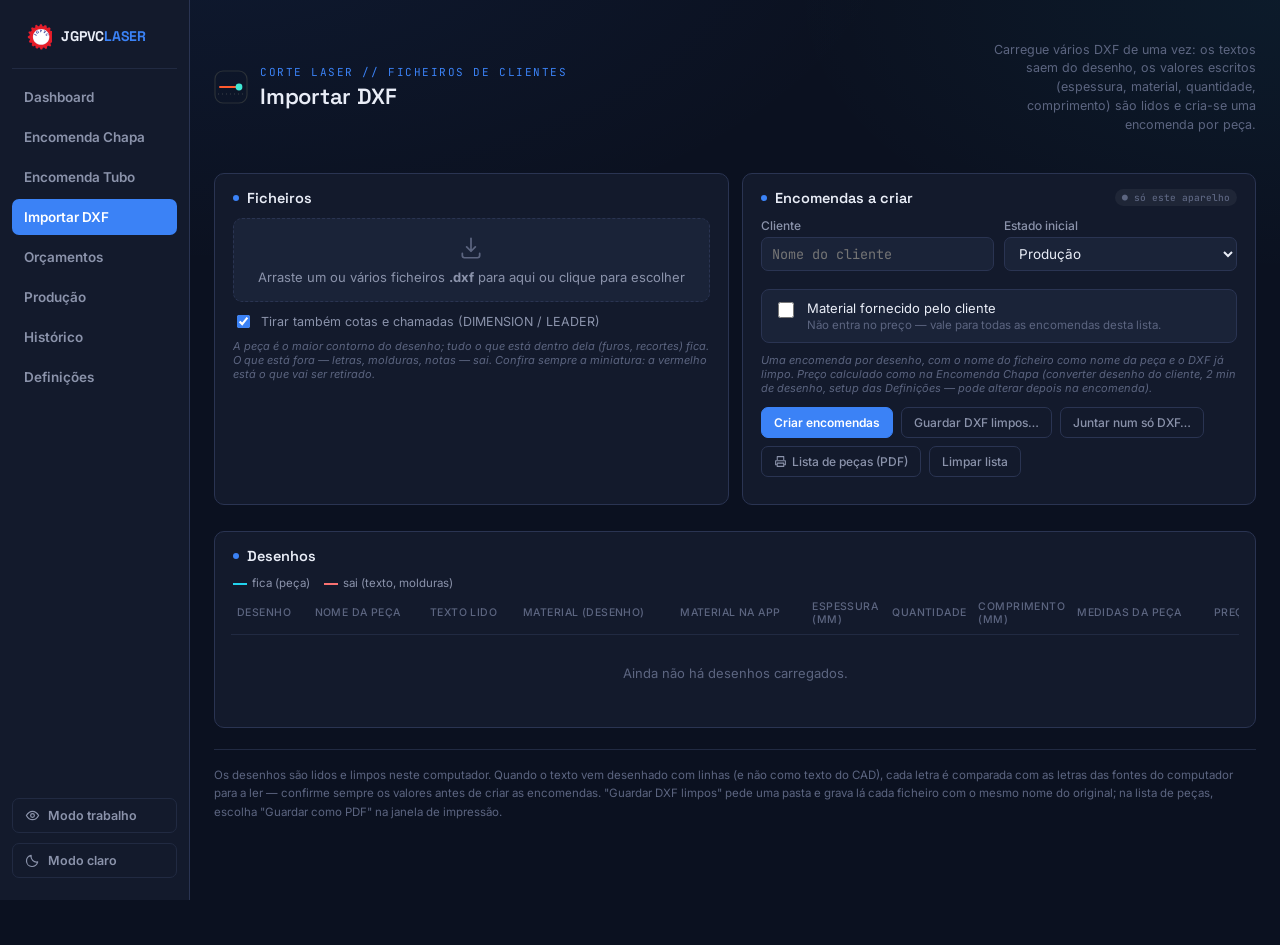
<file: importar-dxf.html>
<!DOCTYPE html>
<html lang="pt-PT">
<head>
<meta charset="UTF-8">
<meta name="viewport" content="width=device-width, initial-scale=1.0, viewport-fit=cover">
<title>Importar DXF — Custo de Corte Laser</title>
<link rel="manifest" href="manifest.json">
<meta name="theme-color" content="#111417">
<meta name="mobile-web-app-capable" content="yes">
<meta name="apple-mobile-web-app-capable" content="yes">
<meta name="apple-mobile-web-app-status-bar-style" content="black-translucent">
<meta name="apple-mobile-web-app-title" content="Custo Laser">
<link rel="apple-touch-icon" href="icon-192.png">
<link rel="icon" href="icon-192.png" type="image/png">
<link rel="preconnect" href="https://fonts.googleapis.com">
<link href="https://fonts.googleapis.com/css2?family=Space+Grotesk:wght@500;600;700&family=Inter:wght@400;500;600&family=JetBrains+Mono:wght@400;500;600;700&display=swap" rel="stylesheet">
<link rel="stylesheet" href="shared.css">
<script>document.documentElement.setAttribute('data-theme', localStorage.getItem('laser_theme')||'dark');</script>
<style>
  .layout-single{max-width:1400px; margin:0 auto; display:flex; flex-direction:column; gap:13px;}
  .ld-top{display:grid; grid-template-columns:1fr 1fr; gap:13px;}
  @media (max-width:900px){ .ld-top{grid-template-columns:1fr;} }
  .ld-actions{display:flex; gap:8px; flex-wrap:wrap; margin-top:12px;}
  .ld-opt{display:flex; align-items:center; gap:8px; font-size:12.5px; color:var(--text-muted); margin-top:10px;}
  .ld-opt input{accent-color:var(--accent);}

  table.ld-table{min-width:1050px;}
  table.ld-table td{vertical-align:top; padding-top:8px; padding-bottom:8px;}
  table.ld-table td:first-child, table.ld-table th:first-child{min-width:0;}
  table.ld-table select{min-width:140px; padding:6px 7px; font-size:12.5px;}
  table.ld-table input[data-f="material"]{min-width:90px;}
  #createHint a{color:inherit; text-decoration:underline; font-weight:600;}
  .ld-thumb{width:150px; height:110px; background:var(--canvas-bg); border:1px solid var(--border-soft); border-radius:7px; display:block;}
  .ld-thumb .k{stroke:var(--readout); fill:none; stroke-width:1.2; vector-effect:non-scaling-stroke;}
  .ld-thumb .r{stroke:var(--danger); fill:none; stroke-width:0.8; opacity:.55; vector-effect:non-scaling-stroke;}
  .ld-thumb-btn{padding:0; border:none; background:none; cursor:zoom-in; display:block; border-radius:7px;}
  .ld-thumb-btn:hover .ld-thumb, .ld-thumb-btn:focus-visible .ld-thumb{border-color:var(--accent);}
  /* Desenho ampliado — fecha ao carregar fora dele (ou Esc). */
  .ld-zoom{position:fixed; inset:0; z-index:250; display:flex; align-items:center; justify-content:center; padding:20px; background:rgba(0,0,0,0.6); cursor:zoom-out;}
  .ld-zoom[hidden]{display:none;}
  .ld-zoom-box{background:var(--panel); border:1px solid var(--border); border-radius:10px; padding:14px; box-shadow:0 12px 40px rgba(0,0,0,0.35); cursor:default; max-width:100%;}
  .ld-zoom-svg{display:block; width:min(1000px, calc(100vw - 72px)); height:min(680px, calc(100vh - 140px)); background:var(--canvas-bg); border-radius:7px;}
  .ld-zoom-svg .k{stroke:var(--readout); fill:none; stroke-width:1.6; vector-effect:non-scaling-stroke;}
  .ld-zoom-svg .r{stroke:var(--danger); fill:none; stroke-width:1; opacity:.6; vector-effect:non-scaling-stroke;}
  .ld-zoom-cap{display:flex; justify-content:space-between; gap:12px; flex-wrap:wrap; margin-top:10px; font-size:12.5px; color:var(--text-muted);}
  .ld-zoom-cap strong{font-family:"JetBrains Mono",monospace; color:var(--text);}
  .ld-ocr{max-width:190px; max-height:110px; display:block; background:#fff; border-radius:6px; border:1px solid var(--border-soft);}
  .ld-file{font-family:'JetBrains Mono',monospace; font-size:12px; color:var(--text); word-break:break-all;}
  .ld-sub{font-size:11px; color:var(--text-dim); margin-top:4px; line-height:1.5;}
  .ld-sub.bad{color:#f0b429;}
  .ld-dims{font-family:'JetBrains Mono',monospace; font-size:12px; color:var(--readout); white-space:nowrap;}
  .ld-status{font-size:11.5px; color:var(--text-muted);}
  .ld-status.ok{color:var(--readout);}
  .ld-status.err{color:var(--danger); background:none; border:none; padding:0; margin:0;}
  .ld-raw{font-family:'JetBrains Mono',monospace; font-size:10.5px; color:var(--text-dim); white-space:pre-wrap; margin-top:6px; max-width:190px;}
  .ld-row-btns{display:flex; flex-direction:column; gap:6px;}
  .ld-empty{font-size:13px; color:var(--text-dim); text-align:center; padding:30px 0;}
  .ld-legend{display:flex; gap:14px; font-size:11.5px; color:var(--text-muted); margin-bottom:10px; flex-wrap:wrap;}
  .ld-legend i{display:inline-block; width:14px; height:2px; vertical-align:middle; margin-right:5px;}

  /* Impressão — lista de peças */
  .print-sheet table.ld-p-table{width:100%; border-collapse:collapse; margin:14px 0 8px; font-size:12px;}
  .print-sheet table.ld-p-table th{text-align:left; font-size:10px; text-transform:uppercase; letter-spacing:.04em; color:#555; border-bottom:1.5px solid #111; padding:0 6px 6px;}
  .print-sheet table.ld-p-table td{padding:6px; border-bottom:1px solid #ddd; color:#111; vertical-align:middle;}
  .print-sheet table.ld-p-table tr{page-break-inside:avoid; break-inside:avoid;}
  .print-sheet table.ld-p-table .num{text-align:right;}
  .print-sheet table.ld-p-table .mono{font-family:'JetBrains Mono',monospace;}
  .print-sheet .ld-p-thumb{width:34mm; height:24mm; display:block;}
  .print-sheet .ld-p-thumb path{stroke:#111; fill:none; stroke-width:1; vector-effect:non-scaling-stroke;}
  .print-sheet h3.ld-p-h{font-family:'Space Grotesk',sans-serif; font-size:13px; margin:18px 0 0;}
  /* Fichas do operador seguidas — cada uma começa numa folha nova. */
  .print-sheet .ld-op-sheet + .ld-op-sheet{page-break-before:always; break-before:page;}
</style>
</head>
<body>
<a href="#main" class="skip-link">Saltar para o conteúdo</a>
<div class="loading-veil" id="loadingVeil"><div class="lv-inner"><span class="lv-spin"></span>A carregar materiais e definições…</div></div>

<div class="wrap">

    <nav class="pagenav">
      <div class="nav-brand"><img src="logo-mark.svg" alt="" class="nav-logo"><span class="nav-name">JGPVC<em>LASER</em></span></div>
      <a href="dashboard.html">Dashboard</a>
      <a href="index.html">Encomenda Chapa</a>
      <a href="tubo.html">Encomenda Tubo</a>
      <a href="importar-dxf.html" class="active">Importar DXF</a>
      <a href="orcamentos.html">Orçamentos</a>
      <a href="producao.html">Produção</a>
      <a href="encomendas.html">Histórico</a>
      <a href="definicoes.html">Definições</a>
      <button class="nav-theme-toggle" id="themeToggleBtn" type="button" title="Alternar modo claro/escuro">
        <svg class="icon-moon" width="15" height="15" viewBox="0 0 16 16" fill="none"><path d="M13.5 9.5A6 6 0 016.5 2.5a6 6 0 106.999 7z" stroke="currentColor" stroke-width="1.3" stroke-linejoin="round"/></svg>
        <svg class="icon-sun" width="15" height="15" viewBox="0 0 16 16" fill="none"><circle cx="8" cy="8" r="3" stroke="currentColor" stroke-width="1.3"/><path d="M8 1v1.6M8 13.4V15M15 8h-1.6M2.6 8H1M12.7 3.3l-1.1 1.1M4.4 11.6l-1.1 1.1M12.7 12.7l-1.1-1.1M4.4 4.4L3.3 3.3" stroke="currentColor" stroke-width="1.3" stroke-linecap="round"/></svg>
        <span id="themeToggleLabel">Modo claro</span>
      </button>
    </nav>

  <header class="top">
    <div class="top-row">
      <div class="brand">
        <svg width="34" height="34" viewBox="0 0 34 34" fill="none">
          <rect x="1" y="1" width="32" height="32" rx="8" stroke="#2b3138" stroke-width="1.2"/>
          <line x1="6" y1="17" x2="22" y2="17" stroke="#ff5a2e" stroke-width="2" stroke-linecap="round"/>
          <circle cx="25" cy="17" r="3.4" fill="#3fe8d4"/>
          <path d="M4 24L30 24" stroke="#3a4149" stroke-width="1" stroke-dasharray="1 3"/>
        </svg>
        <div class="brand-text">
          <p class="eyebrow">Corte Laser // Ficheiros de clientes</p>
          <h1>Importar DXF</h1>
        </div>
      </div>
      <p class="top-note">Carregue vários DXF de uma vez: os textos saem do desenho, os valores escritos (espessura, material, quantidade, comprimento) são lidos e cria-se uma encomenda por peça.</p>
    </div>
  </header>

  <main class="layout-single" id="main">

    <div class="ld-top">
      <div class="card">
        <h2 class="card-title"><span class="dot"></span>Ficheiros</h2>
        <div class="dropzone" id="dropzone">
          <div class="icon">
            <svg width="26" height="26" viewBox="0 0 24 24" fill="none" style="margin:0 auto;display:block;"><path d="M12 3v12m0 0l-4-4m4 4l4-4M4 17v2a2 2 0 002 2h12a2 2 0 002-2v-2" stroke="currentColor" stroke-width="1.6" stroke-linecap="round" stroke-linejoin="round"/></svg>
          </div>
          <p>Arraste um ou vários ficheiros <strong>.dxf</strong> para aqui ou clique para escolher</p>
        </div>
        <input type="file" id="fileInput" accept=".dxf" multiple>
        <label class="ld-opt"><input type="checkbox" id="optDims" checked> Tirar também cotas e chamadas (DIMENSION / LEADER)</label>
        <p class="save-hint" style="margin-top:8px;">A peça é o maior contorno do desenho; tudo o que está dentro dela (furos, recortes) fica. O que está fora — letras, molduras, notas — sai. Confira sempre a miniatura: a vermelho está o que vai ser retirado.</p>
      </div>

      <div class="card">
        <h2 class="card-title with-action">
          <span class="title-left"><span class="dot"></span>Encomendas a criar</span>
          <span class="conn-badge" id="connBadge" style="margin-left:auto;"></span>
        </h2>
        <div class="field-row">
          <div class="field"><label for="clientInput">Cliente</label><input type="text" id="clientInput" placeholder="Nome do cliente" list="clientList" autocomplete="off"><datalist id="clientList"></datalist></div>
          <div class="field"><label for="stateSel">Estado inicial</label><select id="stateSel"><option value="production">Produção</option><option value="quote">Orçamento</option></select></div>
          <label class="client-mat-opt" for="clientMatChk" style="grid-column:1/-1; margin:0 0 10px;"><input type="checkbox" id="clientMatChk"><span>Material fornecido pelo cliente<small>Não entra no preço — vale para todas as encomendas desta lista.</small></span></label>
        </div>
        <p class="save-hint" style="margin:0;">Uma encomenda por desenho, com o nome do ficheiro como nome da peça e o DXF já limpo. Preço calculado como na Encomenda Chapa (converter desenho do cliente, 2 min de desenho, setup das Definições — pode alterar depois na encomenda).</p>
        <div class="ld-actions">
          <button class="ghost-btn accent" id="createBtn" type="button" disabled>Criar encomendas</button>
          <button class="ghost-btn" id="saveAllBtn" type="button" disabled>Guardar DXF limpos…</button>
          <button class="ghost-btn" id="mergeBtn" type="button" disabled>Juntar num só DXF…</button>
          <button class="ghost-btn" id="pdfBtn" type="button" disabled><svg class="btn-icon" viewBox="0 0 16 16"><path d="M4 6V2h8v4M4 12H2V7h12v5h-2M4 10h8v4H4z" stroke="currentColor" stroke-width="1.3" fill="none" stroke-linejoin="round"/></svg>Lista de peças (PDF)</button>
          <button class="ghost-btn" id="clearBtn" type="button" disabled>Limpar lista</button>
        </div>
        <p class="save-hint" id="createHint" style="margin-top:10px;"></p>
      </div>
    </div>

    <div class="card">
      <h2 class="card-title with-action">
        <span class="title-left"><span class="dot"></span>Desenhos</span>
        <span class="alert-count" id="countLbl" style="margin-left:auto;"></span>
      </h2>
      <div class="ld-legend"><span><i style="background:var(--readout)"></i>fica (peça)</span><span><i style="background:var(--danger)"></i>sai (texto, molduras)</span></div>
      <div class="mat-table-wrap">
        <table class="mat-table ld-table">
          <thead><tr>
            <th>Desenho</th><th>Nome da peça</th><th>Texto lido</th><th>Material (desenho)</th><th>Material na app</th><th style="width:80px;">Espessura (mm)</th><th style="width:70px;">Quantidade</th><th style="width:90px;">Comprimento (mm)</th><th>Medidas da peça</th><th>Preço</th><th></th>
          </tr></thead>
          <tbody id="rows"></tbody>
        </table>
      </div>
      <div class="ld-empty" id="emptyMsg">Ainda não há desenhos carregados.</div>
    </div>

  </main>

  <footer class="disclaimer">
    Os desenhos são lidos e limpos neste computador. Quando o texto vem desenhado com linhas (e não como texto do CAD), cada letra é comparada com as letras das fontes do computador para a ler — confirme sempre os valores antes de criar as encomendas. "Guardar DXF limpos" pede uma pasta e grava lá cada ficheiro com o mesmo nome do original; na lista de peças, escolha "Guardar como PDF" na janela de impressão.
  </footer>

</div>

<div class="ld-zoom" id="zoomOverlay" hidden role="dialog" aria-modal="true" aria-label="Desenho ampliado"><div class="ld-zoom-box" id="zoomBox"></div></div>

<div id="printSheet" class="print-sheet"></div>

<script src="shared.js"></script>
<script>
(function(){
  "use strict";
  const { escapeHtml, fmtNum, fmtEUR, showAlert, showConfirm, registerServiceWorker, parseDXF,
    sheetGeometryFromDXF, computeSheetCost, loadMaterials, loadMachine, loadOrders, saveOrders,
    loadRemoteConfig, remoteLoadOrders, remoteInsertOrder, computeNextOrderNumber,
    idbGet, writeOrderToLocalFolder } = window.LC;
  const $ = id => document.getElementById(id);

  /* ---------------------------------------------------------------- */
  /* LEITURA DO DXF EM BRUTO                                           */
  /* O ficheiro é lido byte a byte (cada byte → um carácter) para que  */
  /* o que se grava de volta seja exatamente o original menos as       */
  /* entidades retiradas — sem estragar acentos nem codificação.       */
  /* ---------------------------------------------------------------- */
  function bytesToBin(buf){
    const u8 = new Uint8Array(buf);
    let s = '';
    for(let i=0;i<u8.length;i+=0x8000) s += String.fromCharCode.apply(null, u8.subarray(i, i+0x8000));
    return s;
  }
  function binToBytes(s){
    const u8 = new Uint8Array(s.length);
    for(let i=0;i<s.length;i++) u8[i] = s.charCodeAt(i) & 0xff;
    return u8;
  }

  // Lê o DXF em pares código/valor e separa as entidades da secção ENTITIES em "unidades"
  // (uma POLYLINE leva consigo os VERTEX e o SEQEND; um INSERT leva os ATTRIB e o SEQEND).
  function readDxf(bin){
    if(bin.startsWith('AutoCAD Binary DXF')) throw new Error('DXF binário — grave o ficheiro como DXF de texto (ASCII).');
    const eolMatch = bin.match(/\r\n|\n|\r/);
    const eol = eolMatch ? eolMatch[0] : '\r\n';
    const lines = bin.split(/\r\n|\n|\r/);
    const trailingEol = lines.length && lines[lines.length-1] === '';
    if(trailingEol) lines.pop();

    let acadver = '';
    let entStart = -1, entEnd = -1;
    for(let i=0;i+1<lines.length;i+=2){
      const c = lines[i].trim(), v = lines[i+1].trim();
      if(c==='9' && v==='$ACADVER' && i+3<lines.length) acadver = lines[i+3].trim();
      if(c==='2' && v==='ENTITIES' && i>=2 && lines[i-2].trim()==='0' && lines[i-1].trim()==='SECTION') entStart = i+2;
      if(entStart>=0 && i>=entStart && c==='0' && v==='ENDSEC'){ entEnd = i; break; }
    }
    if(entStart<0) throw new Error('Secção ENTITIES não encontrada — não parece um DXF válido.');
    if(entEnd<0) entEnd = lines.length - (lines.length%2);

    const ents = [];
    let cur = null;
    for(let i=entStart;i+1<entEnd+1 && i<entEnd;i+=2){
      const c = parseInt(lines[i].trim(),10), v = lines[i+1].trim();
      if(c===0){
        if(cur){ cur.end = i; ents.push(cur); }
        cur = { type:v, start:i, end:-1, g:[] };
      } else if(cur) cur.g.push([c, lines[i+1]]);
    }
    if(cur){ cur.end = entEnd; ents.push(cur); }

    const units = [];
    for(let k=0;k<ents.length;k++){
      const e = ents[k];
      const u = { type:e.type, start:e.start, end:e.end, ents:[e] };
      const hasAttribs = e.type==='INSERT' && e.g.some(([c,v])=>c===66 && v.trim()==='1');
      if(e.type==='POLYLINE' || hasAttribs){
        let j = k+1;
        while(j<ents.length && ents[j].type!=='SEQEND' && (ents[j].type==='VERTEX' || ents[j].type==='ATTRIB')){ u.ents.push(ents[j]); j++; }
        if(j<ents.length && ents[j].type==='SEQEND'){ u.ents.push(ents[j]); j++; }
        u.end = ents[j-1].end;
        k = j-1;
      }
      units.push(u);
    }
    // Versões antigas (até AC1018) gravam o texto na página de código do Windows; a partir
    // da AC1021 (AutoCAD 2007) é UTF-8.
    const utf8 = /^AC10(2[1-9]|3\d)/.test(acadver);
    return { lines, eol, trailingEol, units, utf8 };
  }

  function decodeText(s, utf8){
    try{ return new TextDecoder(utf8 ? 'utf-8' : 'windows-1252').decode(binToBytes(s)); }catch(e){ return s; }
  }
  // Limpa os códigos de formatação de TEXT/MTEXT (\P, \f...;, {}, %%c, \U+00E7...).
  function cleanCadText(s){
    return s
      .replace(/\\U\+([0-9a-fA-F]{4})/g, (m,h)=>String.fromCharCode(parseInt(h,16)))
      .replace(/\\P/g, '\n')
      .replace(/\\[ACcFfHhQqTtWwp][^;\\]*;/g, '')
      .replace(/\\[LlOoKk]/g, '')
      .replace(/\\S([^;]*)[\^#\/]([^;]*);/g, '$1/$2')
      .replace(/[{}]/g, '')
      .replace(/%%[cC]/g, 'Ø').replace(/%%[dD]/g, '°').replace(/%%[pP]/g, '±').replace(/%%%/g, '%')
      .replace(/\\~/g, ' ').replace(/\\\\/g, '\\');
  }

  /* ---------------------------------------------------------------- */
  /* GEOMETRIA DE CADA UNIDADE                                         */
  /* ---------------------------------------------------------------- */
  const TEXT_TYPES = new Set(['TEXT','MTEXT','ATTDEF','ATTRIB']);
  const DIM_TYPES = new Set(['DIMENSION','LEADER','MLEADER','MULTILEADER','TOLERANCE','ARC_DIMENSION','LARGE_RADIAL_DIMENSION']);
  const ALWAYS_OUT = new Set(['HATCH','SOLID','IMAGE','WIPEOUT','VIEWPORT','OLE2FRAME']);

  function num(e, code){ const t = e.g.find(x=>x[0]===code); return t ? parseFloat(t[1]) : NaN; }
  function all(e, code){ return e.g.filter(x=>x[0]===code).map(x=>parseFloat(x[1])); }

  function arcPts(cx, cy, r, a1, a2){
    let sweep = a2 - a1; if(sweep<=0) sweep += Math.PI*2;
    const n = Math.max(8, Math.ceil(sweep/(Math.PI/36)));
    const pts = [];
    for(let i=0;i<=n;i++){ const a = a1 + sweep*i/n; pts.push([cx + r*Math.cos(a), cy + r*Math.sin(a)]); }
    return pts;
  }
  function bulgePts(p1, p2, b){
    if(!b || Math.abs(b)<1e-9) return [p2];
    const chord = Math.hypot(p2[0]-p1[0], p2[1]-p1[1]);
    if(chord<1e-9) return [p2];
    const theta = 4*Math.atan(b), r = chord/(2*Math.sin(theta/2));
    const mx=(p1[0]+p2[0])/2, my=(p1[1]+p2[1])/2;
    const h = Math.sqrt(Math.max(r*r - chord*chord/4, 0)) * (Math.abs(theta)>Math.PI ? -1 : 1) * Math.sign(b);
    const ux=-(p2[1]-p1[1])/chord, uy=(p2[0]-p1[0])/chord;
    const cx = mx + ux*h, cy = my + uy*h;
    const a1 = Math.atan2(p1[1]-cy, p1[0]-cx);
    const n = Math.max(4, Math.ceil(Math.abs(theta)/(Math.PI/36)));
    const pts = [];
    for(let i=1;i<=n;i++){ const a = a1 + theta*i/n; pts.push([cx + Math.abs(r)*Math.cos(a), cy + Math.abs(r)*Math.sin(a)]); }
    pts[pts.length-1] = p2;
    return pts;
  }
  function polyPts(verts, closed){
    if(!verts.length) return [];
    const out = [[verts[0].x, verts[0].y]];
    const n = verts.length, count = closed ? n : n-1;
    for(let i=0;i<count;i++){
      const a = verts[i], b = verts[(i+1)%n];
      bulgePts([a.x,a.y],[b.x,b.y], a.b).forEach(p=>out.push(p));
    }
    return out;
  }
  // B-spline (racional) pelo algoritmo de de Boor; se os nós não baterem certo, usa os
  // fit points ou, em último caso, o polígono de controlo.
  function splinePts(e){
    const deg = num(e,71) || 3;
    const knots = all(e,40);
    const cx = all(e,10), cy = all(e,20);
    const w = all(e,41);
    const ctrl = cx.map((x,i)=>[x, cy[i]]);
    const fx = all(e,11), fy = all(e,21);
    const fit = fx.map((x,i)=>[x, fy[i]]);
    const n = ctrl.length;
    if(n>deg && knots.length===n+deg+1){
      const W = w.length===n ? w : ctrl.map(()=>1);
      const t0 = knots[deg], t1 = knots[n];
      const samples = Math.max(8, (n-deg)*8);
      const pts = [];
      for(let s=0;s<=samples;s++){
        const t = t0 + (t1-t0)*s/samples;
        let k = deg;
        while(k<n-1 && t>=knots[k+1]) k++;
        const d = [];
        for(let j=0;j<=deg;j++){ const P = ctrl[k-deg+j], ww = W[k-deg+j]; d.push([P[0]*ww, P[1]*ww, ww]); }
        for(let r=1;r<=deg;r++){
          for(let j=deg;j>=r;j--){
            const i = k-deg+j;
            const den = knots[i+deg-r+1] - knots[i];
            const a = den ? (t - knots[i]) / den : 0;
            d[j] = [(1-a)*d[j-1][0] + a*d[j][0], (1-a)*d[j-1][1] + a*d[j][1], (1-a)*d[j-1][2] + a*d[j][2]];
          }
        }
        pts.push([d[deg][0]/d[deg][2], d[deg][1]/d[deg][2]]);
      }
      return pts;
    }
    return fit.length>=2 ? fit : ctrl;
  }

  // Devolve {kind:'geom'|'text'|'dim'|'other', pts, closed, text}
  function unitGeom(u, utf8){
    const e = u.ents[0];
    const lt = (e.g.find(x=>x[0]===6)||[])[1];
    const dashed = !!lt && !/^(BYLAYER|BYBLOCK|CONTINUOUS)$/i.test(lt.trim());
    const base = { kind:'geom', pts:[], closed:false, dashed, text:null };
    const t = u.type;
    if(TEXT_TYPES.has(t)){
      const parts = e.g.filter(x=>x[0]===3).map(x=>x[1]).concat(e.g.filter(x=>x[0]===1).map(x=>x[1]));
      return Object.assign(base, { kind:'text', text: cleanCadText(decodeText(parts.join(''), utf8)) });
    }
    if(t==='INSERT' && u.ents.length>1){
      // Atributos de um bloco: o texto sai mas o bloco em si fica (pode ter geometria).
      const txt = u.ents.filter(x=>x.type==='ATTRIB').map(a=>cleanCadText(decodeText(((a.g.find(x=>x[0]===1)||[])[1])||'', utf8))).filter(Boolean).join('\n');
      return Object.assign(base, { kind:'insert', text: txt || null });
    }
    if(DIM_TYPES.has(t)) return Object.assign(base, { kind:'dim' });
    if(ALWAYS_OUT.has(t)) return Object.assign(base, { kind:'out' });
    if(t==='LINE') return Object.assign(base, { pts:[[num(e,10),num(e,20)],[num(e,11),num(e,21)]] });
    if(t==='CIRCLE'){
      const pts = arcPts(num(e,10), num(e,20), num(e,40), 0, Math.PI*2);
      return Object.assign(base, { pts, closed:true });
    }
    if(t==='ARC') return Object.assign(base, { pts: arcPts(num(e,10), num(e,20), num(e,40), num(e,50)*Math.PI/180, num(e,51)*Math.PI/180) });
    if(t==='LWPOLYLINE'){
      const verts = []; let v = null;
      e.g.forEach(([c,val])=>{
        if(c===10){ v = {x:parseFloat(val), y:0, b:0}; verts.push(v); }
        else if(c===20 && v) v.y = parseFloat(val);
        else if(c===42 && v) v.b = parseFloat(val);
      });
      const closed = ((num(e,70)|0) & 1) === 1;
      return Object.assign(base, { pts: polyPts(verts, closed), closed });
    }
    if(t==='POLYLINE'){
      const closed = ((num(e,70)|0) & 1) === 1;
      const verts = u.ents.filter(x=>x.type==='VERTEX').map(x=>({x:num(x,10), y:num(x,20), b:num(x,42)||0}));
      return Object.assign(base, { pts: polyPts(verts, closed), closed });
    }
    if(t==='ELLIPSE'){
      const cx=num(e,10), cy=num(e,20), mx=num(e,11), my=num(e,21), ratio=num(e,40)||1;
      let t1 = num(e,41), t2 = num(e,42);
      if(!isFinite(t1)) t1 = 0; if(!isFinite(t2)) t2 = Math.PI*2;
      let sweep = t2 - t1; if(sweep<=0) sweep += Math.PI*2;
      const a = Math.hypot(mx,my), b = a*ratio, rot = Math.atan2(my,mx);
      const n = Math.max(16, Math.ceil(sweep/(Math.PI/36)));
      const pts = [];
      for(let i=0;i<=n;i++){
        const tt = t1 + sweep*i/n, ex = a*Math.cos(tt), ey = b*Math.sin(tt);
        pts.push([cx + ex*Math.cos(rot) - ey*Math.sin(rot), cy + ex*Math.sin(rot) + ey*Math.cos(rot)]);
      }
      return Object.assign(base, { pts, closed: sweep >= Math.PI*2 - 1e-6 });
    }
    if(t==='SPLINE'){
      const closed = ((num(e,70)|0) & 1) === 1;
      return Object.assign(base, { pts: splinePts(e), closed });
    }
    if(t==='POINT') return Object.assign(base, { pts:[[num(e,10),num(e,20)]] });
    return Object.assign(base, { kind:'other' });
  }

  /* ---------------------------------------------------------------- */
  /* SEPARAR A PEÇA DO TEXTO                                           */
  /* ---------------------------------------------------------------- */
  const JOIN_TOL = 0.02; // mm — duas pontas a menos disto contam como ligadas

  function bboxOf(ptsList){
    let a=Infinity,b=Infinity,c=-Infinity,d=-Infinity;
    ptsList.forEach(pts=>pts.forEach(([x,y])=>{ if(x<a)a=x; if(y<b)b=y; if(x>c)c=x; if(y>d)d=y; }));
    return isFinite(a) ? {minX:a,minY:b,maxX:c,maxY:d} : null;
  }

  // Junta as unidades em componentes ligadas pelas pontas (uma letra desenhada com 12 arcos
  // vira uma componente; um contorno feito de LINE soltas também).
  function components(geoms){
    const idx = geoms.map((g,i)=>i).filter(i=>geoms[i].kind==='geom' && geoms[i].pts.length && geoms[i].pts.every(p=>isFinite(p[0])&&isFinite(p[1])));
    const parent = new Map(idx.map(i=>[i,i]));
    const find = i => { while(parent.get(i)!==i){ parent.set(i, parent.get(parent.get(i))); i = parent.get(i); } return i; };
    const union = (a,b) => { a=find(a); b=find(b); if(a!==b) parent.set(a,b); };
    const cell = 0.1, grid = new Map();
    const key = (x,y) => Math.floor(x/cell)+','+Math.floor(y/cell);
    idx.forEach(i=>{
      const g = geoms[i];
      if(g.closed) return;
      [g.pts[0], g.pts[g.pts.length-1]].forEach(p=>{
        const cx = Math.floor(p[0]/cell), cy = Math.floor(p[1]/cell);
        for(let dx=-1;dx<=1;dx++) for(let dy=-1;dy<=1;dy++){
          const list = grid.get((cx+dx)+','+(cy+dy));
          if(list) list.forEach(([j,q])=>{ if(Math.hypot(q[0]-p[0], q[1]-p[1])<=JOIN_TOL) union(i,j); });
        }
        const k = key(p[0],p[1]);
        if(!grid.has(k)) grid.set(k, []);
        grid.get(k).push([i,p]);
      });
    });
    const groups = new Map();
    idx.forEach(i=>{ const r = find(i); if(!groups.has(r)) groups.set(r, []); groups.get(r).push(i); });
    return Array.from(groups.values()).map(members=>({
      members,
      bbox: bboxOf(members.map(i=>geoms[i].pts)),
      dashed: members.every(i=>geoms[i].dashed),
    }));
  }

  // Encadeia as unidades de uma componente em contornos (para preencher letras e para o
  // teste "ponto dentro da peça").
  function chainLoops(members, geoms){
    const segs = members.map(i=>({ pts: geoms[i].pts, used:false, closed: geoms[i].closed }));
    const loops = [];
    const same = (a,b) => Math.hypot(a[0]-b[0], a[1]-b[1]) <= JOIN_TOL;
    segs.forEach(s=>{
      if(s.used) return;
      s.used = true;
      if(s.closed){ loops.push(s.pts.slice()); return; }
      let chain = s.pts.slice();
      let grew = true;
      while(grew){
        grew = false;
        if(chain.length>2 && same(chain[0], chain[chain.length-1])) break;
        for(const o of segs){
          if(o.used || o.closed) continue;
          const p = o.pts, tail = chain[chain.length-1], head = chain[0];
          if(same(tail, p[0])){ chain = chain.concat(p.slice(1)); }
          else if(same(tail, p[p.length-1])){ chain = chain.concat(p.slice(0,-1).reverse()); }
          else if(same(head, p[p.length-1])){ chain = p.slice(0,-1).concat(chain); }
          else if(same(head, p[0])){ chain = p.slice(1).reverse().concat(chain); }
          else continue;
          o.used = true; grew = true; break;
        }
      }
      loops.push(chain);
    });
    return loops;
  }

  function pointInPoly(pt, poly){
    let inside = false;
    for(let i=0, j=poly.length-1; i<poly.length; j=i++){
      const [xi,yi] = poly[i], [xj,yj] = poly[j];
      if(((yi>pt[1]) !== (yj>pt[1])) && (pt[0] < (xj-xi)*(pt[1]-yi)/(yj-yi) + xi)) inside = !inside;
    }
    return inside;
  }

  function analyse(bin, removeDims){
    const dxf = readDxf(bin);
    const geoms = dxf.units.map(u=>unitGeom(u, dxf.utf8));
    const comps = components(geoms);
    const area = b => (b.maxX-b.minX)*(b.maxY-b.minY);
    const candidates = comps.filter(c=>!c.dashed && c.bbox);
    if(!candidates.length) throw new Error('Não foi encontrada geometria de peça no desenho.');
    const main = candidates.reduce((best,c)=>area(c.bbox)>area(best.bbox) ? c : best);
    const mainLoops = chainLoops(main.members, geoms);
    const outer = mainLoops.reduce((best,l)=>{ const b = bboxOf([l]); return (!best || area(b)>area(best.b)) ? {l, b} : best; }, null);
    const outerClosed = outer && outer.l.length>2 && Math.hypot(outer.l[0][0]-outer.l[outer.l.length-1][0], outer.l[0][1]-outer.l[outer.l.length-1][1]) <= JOIN_TOL*5;
    const pb = main.bbox, tol = 0.05;

    const keep = new Array(dxf.units.length).fill(true);
    const inPart = c => {
      if(c===main) return true;
      const b = c.bbox;
      if(b.minX < pb.minX-tol || b.maxX > pb.maxX+tol || b.minY < pb.minY-tol || b.maxY > pb.maxY+tol) return false;
      if(!outerClosed) return true;
      const p = geoms[c.members[0]].pts[0];
      return pointInPoly(p, outer.l);
    };
    const removedComps = [];
    comps.forEach(c=>{ if(!inPart(c)){ c.members.forEach(i=>keep[i]=false); removedComps.push(c); } });

    const texts = [];
    geoms.forEach((g,i)=>{
      if(g.kind==='text'){ keep[i] = false; if(g.text && g.text.trim()) texts.push(g.text.trim()); }
      else if(g.kind==='insert'){ if(g.text) texts.push(g.text); }
      else if(g.kind==='dim' && removeDims) keep[i] = false;
      else if(g.kind==='out') keep[i] = false;
    });
    // Tira os ATTRIB de um INSERT mas deixa o bloco: marca 66=0 e salta ATTRIB/SEQEND.
    const skipRanges = [];
    const patch66 = [];
    dxf.units.forEach((u,i)=>{
      if(!keep[i]){ skipRanges.push([u.start, u.end]); return; }
      if(geoms[i].kind==='insert'){
        const first = u.ents[0];
        skipRanges.push([u.ents[1].start, u.end]);
        for(let l=first.start; l<first.end; l+=2){
          if(dxf.lines[l].trim()==='66'){ patch66.push(l+1); break; }
        }
      }
    });

    const out = [];
    let r = 0;
    skipRanges.sort((a,b)=>a[0]-b[0]);
    const patchSet = new Set(patch66);
    for(let l=0;l<dxf.lines.length;l++){
      while(r<skipRanges.length && l>=skipRanges[r][1]) r++;
      if(r<skipRanges.length && l>=skipRanges[r][0] && l<skipRanges[r][1]) continue;
      out.push(patchSet.has(l) ? dxf.lines[l].replace(/1/, '0') : dxf.lines[l]);
    }
    updateExtents(out, pb);
    const outBin = out.join(dxf.eol) + (dxf.trailingEol ? dxf.eol : '');

    const keptPts = [], remPts = [];
    geoms.forEach((g,i)=>{ if(g.kind==='geom' && g.pts.length>1) (keep[i] ? keptPts : remPts).push(g.pts); });
    const textComps = removedComps.filter(c=>!c.dashed);
    return {
      outBin, utf8: dxf.utf8, texts, partBox: pb, keptPts, remPts,
      removedCount: keep.filter(k=>!k).length,
      glyphLoops: textComps.map(c=>chainLoops(c.members.filter(i=>!geoms[i].dashed), geoms)),
      glyphBoxes: textComps.map(c=>c.bbox),
    };
  }

  // Atualiza $EXTMIN/$EXTMAX do cabeçalho para a peça (alguns programas fazem zoom a isto).
  function updateExtents(lines, b){
    const set = (name, x, y) => {
      for(let i=0;i+1<lines.length;i+=2){
        if(lines[i].trim()==='9' && lines[i+1].trim()===name){
          for(let j=i+2;j+1<lines.length && j<i+10;j+=2){
            const c = lines[j].trim();
            if(c==='10') lines[j+1] = lines[j+1].replace(/\S+/, String(x));
            else if(c==='20') lines[j+1] = lines[j+1].replace(/\S+/, String(y));
            else if(c==='9' || c==='0') break;
          }
          return;
        }
        if(lines[i].trim()==='0' && lines[i+1].trim()==='ENDSEC') return;
      }
    };
    set('$EXTMIN', b.minX, b.minY);
    set('$EXTMAX', b.maxX, b.maxY);
  }

  /* ---------------------------------------------------------------- */
  /* TEXTO DESENHADO COM LINHAS (letras "explodidas" em curvas)       */
  /* ---------------------------------------------------------------- */
  // Ponto do desenho → coordenadas de leitura para a orientação (rot, mirror) — a mesma
  // y para baixo, espelho, depois rotação em passos de 90°.
  function orientPt(x, y, rot, mirror){
    let px = mirror ? -x : x, py = -y;
    for(let r=0;r<rot;r++){ const t = px; px = -py; py = t; }
    return [px, py];
  }

  // Separa o texto desenhado em caracteres e linhas, já na orientação de leitura.
  function charLayout(an, rot, mirror){
    const comps = an.glyphBoxes.map((b,i)=>({ b, loops: an.glyphLoops[i], area:(b.maxX-b.minX)*(b.maxY-b.minY) }))
      .sort((a,b)=>b.area-a.area);
    // Furos das letras (A, O, 4...) são componentes à parte, dentro do contorno da letra.
    const chars = [];
    comps.forEach(c=>{
      const e = 1e-6;
      const host = chars.find(h=>c.b.minX>=h.b.minX-e && c.b.maxX<=h.b.maxX+e && c.b.minY>=h.b.minY-e && c.b.maxY<=h.b.maxY+e);
      if(host) host.loops = host.loops.concat(c.loops); else chars.push({ b:c.b, loops:c.loops.slice() });
    });
    chars.forEach(ch=>{
      ch.op = ch.loops.map(l=>l.map(([x,y])=>orientPt(x,y,rot,mirror)));
      ch.ob = bboxOf(ch.op);
      ch.cy = (ch.ob.minY+ch.ob.maxY)/2;
    });
    const hs = chars.map(c=>c.ob.maxY-c.ob.minY).sort((a,b)=>a-b);
    const H = hs[Math.floor(hs.length*0.75)] || 1;

    const lines = [];
    chars.slice().sort((a,b)=>a.cy-b.cy).forEach(ch=>{
      const ln = lines.find(l=>Math.abs(l.cy-ch.cy) < H*0.5);
      if(ln){ ln.chars.push(ch); ln.cy = ln.chars.reduce((s,c)=>s+c.cy,0)/ln.chars.length; }
      else lines.push({ cy: ch.cy, chars:[ch] });
    });
    lines.sort((a,b)=>a.cy-b.cy);
    lines.forEach(l=>{
      l.chars.sort((a,b)=>a.ob.minX-b.ob.minX);
      // Peças do mesmo carácter umas por cima das outras ("=", pinta do "i") juntam-se.
      const merged = [];
      l.chars.forEach(c=>{
        const p = merged[merged.length-1];
        const ov = p ? Math.min(p.ob.maxX, c.ob.maxX) - Math.max(p.ob.minX, c.ob.minX) : -1;
        if(p && ov > 0.5*Math.min(p.ob.maxX-p.ob.minX, c.ob.maxX-c.ob.minX)){
          p.op = p.op.concat(c.op); p.ob = bboxOf(p.op);
        } else merged.push(c);
      });
      l.chars = merged;
      l.top = Math.min.apply(null, merged.map(c=>c.ob.minY));
      l.bottom = Math.max.apply(null, merged.map(c=>c.ob.maxY));
      merged.forEach((c,i)=>{ c.space = i>0 && (c.ob.minX - merged[i-1].ob.maxX) > 0.45*H; });
    });
    return { lines, H };
  }

  function fillPaths(ctx, paths, tx, ty){
    ctx.beginPath();
    paths.forEach(l=>{
      l.forEach(([x,y],i)=>{ const px = tx(x), py = ty(y); if(i===0) ctx.moveTo(px,py); else ctx.lineTo(px,py); });
      ctx.closePath();
    });
    ctx.fillStyle = '#000';
    ctx.fill('evenodd');
  }

  // Imagem do texto já direito, para mostrar ao utilizador o que foi lido.
  function renderUpright(lay){
    const { lines, H } = lay;
    const s = 40 / H, pad = 24;
    const widths = lines.map(l=>l.chars[l.chars.length-1].ob.maxX - l.chars[0].ob.minX);
    const rowH = 1.6*H;
    const cv = document.createElement('canvas');
    cv.width = Math.ceil(Math.max.apply(null, widths)*s) + pad*2;
    cv.height = Math.ceil(lines.length*rowH*s) + pad*2;
    const ctx = cv.getContext('2d');
    ctx.fillStyle = '#fff'; ctx.fillRect(0,0,cv.width,cv.height);
    lines.forEach((l, li)=>{
      const x0 = l.chars[0].ob.minX;
      fillPaths(ctx, l.chars.flatMap(c=>c.op), x=>pad+(x-x0)*s, y=>pad+(li*rowH + y - l.top)*s);
    });
    return cv;
  }

  /* ---------------------------------------------------------------- */
  /* RECONHECIMENTO POR MODELOS                                        */
  /* As letras do desenho são vetores perfeitos — compara-se cada uma  */
  /* com as letras de várias fontes do sistema, desenhadas à mesma     */
  /* escala. Não precisa de internet nem de dicionário.               */
  /* ---------------------------------------------------------------- */
  const GLYPH_SET = 'ABCDEFGHIJKLMNOPQRSTUVWXYZ0123456789=.,-/xmØ';
  const FONTS = ['Arial','Century Gothic','Verdana','Segoe UI','Calibri','Tahoma','Consolas','Bahnschrift','Microsoft Sans Serif','Lucida Console','Courier New','Times New Roman'];
  const G = 20;

  function shrink(src, sx, sy, sw, sh){
    const cv = document.createElement('canvas'); cv.width = G; cv.height = G;
    const ctx = cv.getContext('2d', { willReadFrequently:true });
    ctx.fillStyle = '#fff'; ctx.fillRect(0,0,G,G);
    ctx.imageSmoothingQuality = 'high';
    ctx.drawImage(src, sx, sy, Math.max(sw,1), Math.max(sh,1), 0, 0, G, G);
    const d = ctx.getImageData(0,0,G,G).data, out = new Float32Array(G*G);
    for(let i=0;i<G*G;i++) out[i] = 1 - d[i*4]/255;
    return out;
  }
  function fontAvailable(f){
    const cv = document.createElement('canvas'), ctx = cv.getContext('2d');
    const probe = 'mmmmmmmmmmlliWW05S';
    return ['monospace','serif','sans-serif'].some(fb=>{
      ctx.font = '72px ' + fb; const a = ctx.measureText(probe).width;
      ctx.font = '72px "' + f + '", ' + fb; const b = ctx.measureText(probe).width;
      return Math.abs(a-b) > 0.5;
    });
  }
  function inkBox(ctx, w, h){
    const d = ctx.getImageData(0,0,w,h).data;
    let x0=w, y0=h, x1=-1, y1=-1;
    for(let y=0;y<h;y++) for(let x=0;x<w;x++){
      if(d[(y*w+x)*4] < 128){ if(x<x0)x0=x; if(x>x1)x1=x; if(y<y0)y0=y; if(y>y1)y1=y; }
    }
    return x1<0 ? null : { x:x0, y:y0, w:x1-x0+1, h:y1-y0+1 };
  }
  let templates = null;
  function getTemplates(){
    if(templates) return templates;
    templates = [];
    const size = 160, W = 320, Hc = 300, base = 230;
    const cv = document.createElement('canvas'); cv.width = W; cv.height = Hc;
    const ctx = cv.getContext('2d', { willReadFrequently:true });
    FONTS.filter(fontAvailable).forEach(f=>{
      ctx.font = size + 'px "' + f + '"';
      const draw = ch => { ctx.fillStyle = '#fff'; ctx.fillRect(0,0,W,Hc); ctx.fillStyle = '#000'; ctx.fillText(ch, 60, base); return inkBox(ctx, W, Hc); };
      const hb = draw('H');
      if(!hb) return;
      const cap = hb.h, capTop = hb.y;
      Array.from(GLYPH_SET).forEach(ch=>{
        const b = draw(ch);
        if(!b) return;
        templates.push({ ch, font:f, bmp: shrink(cv, b.x, b.y, b.w, b.h), ar: b.w/b.h, rh: b.h/cap, rt: (b.y-capTop)/cap });
      });
    });
    return templates;
  }

  function glyphFeatures(c, lineTop, H){
    const S = 4*G;
    const w = c.ob.maxX - c.ob.minX, h = c.ob.maxY - c.ob.minY;
    const cv = document.createElement('canvas'); cv.width = S; cv.height = S;
    const ctx = cv.getContext('2d', { willReadFrequently:true });
    ctx.fillStyle = '#fff'; ctx.fillRect(0,0,S,S);
    fillPaths(ctx, c.op, x=>(x-c.ob.minX)/Math.max(w,1e-9)*S, y=>(y-c.ob.minY)/Math.max(h,1e-9)*S);
    return { bmp: shrink(cv, 0, 0, S, S), ar: w/Math.max(h,1e-9), rh: h/H, rt: (c.ob.minY-lineTop)/H };
  }

  function classify(f){
    const tpl = getTemplates();
    let best = null;
    for(const t of tpl){
      let diff = 0;
      for(let i=0;i<f.bmp.length;i++) diff += Math.abs(f.bmp[i]-t.bmp[i]);
      const d = diff/f.bmp.length + 0.35*Math.abs(Math.log((f.ar+0.02)/(t.ar+0.02))) + 0.6*Math.abs(f.rh-t.rh) + 0.6*Math.abs(f.rt-t.rt);
      if(!best || d<best.d) best = { ch:t.ch, d, font:t.font };
    }
    return best;
  }

  // Lê todo o bloco numa orientação; devolve as linhas de texto e a "distância" média aos
  // modelos (quanto menor, mais parecido com letras reais — serve para escolher o sentido).
  function readLayout(lay){
    let sum = 0, n = 0;
    const lines = lay.lines.map(l=>{
      let txt = '';
      l.chars.forEach(c=>{
        const r = classify(glyphFeatures(c, l.top, lay.H));
        sum += r.d; n++;
        txt += (c.space ? ' ' : '') + r.ch;
      });
      return txt;
    });
    return { lines, score: n ? sum/n : Infinity };
  }

  async function readGlyphsByTemplate(an, onProgress){
    const parity = charLayout(an, 0, false).lines.length <= charLayout(an, 1, false).lines.length ? 0 : 1;
    const order = [[parity,false],[parity+2,false],[parity,true],[parity+2,true]];
    let best = null;
    for(let k=0;k<order.length;k++){
      const [rot, mir] = order[k];
      onProgress && onProgress('A ler o texto desenhado… (' + (k+1) + '/' + order.length + ')');
      await new Promise(r=>setTimeout(r, 0));
      const lay = charLayout(an, rot, mir);
      const res = readLayout(lay);
      if(!best || res.score < best.score) best = Object.assign(res, { lay, rot, mir });
    }
    return { text: best.lines.join('\n'), canvas: renderUpright(best.lay) };
  }

  /* ---------------------------------------------------------------- */
  /* INTERPRETAR O TEXTO                                               */
  /* ---------------------------------------------------------------- */
  // Depois de uma palavra-chave numérica (ESPESSURA, QUANTIDADE...) a leitura pode trocar
  // dígitos por letras parecidas — "ESPESSURA5" lido como "ESPESSURAS".
  const DIGIT_FIX = { O:'0', o:'0', S:'5', s:'5', I:'1', l:'1', '|':'1', B:'8', Z:'2', z:'2', G:'6' };
  function toNumber(raw){
    if(!raw) return '';
    const fixed = Array.from(raw).map(ch=>DIGIT_FIX[ch]||ch).join('').replace(/[^0-9.,]/g,'').replace(/^[.,]+|[.,]+$/g,'');
    return fixed.replace('.', ',');
  }
  // Número logo a seguir à palavra-chave: começa por um dígito (ou letra que se confunde com
  // dígito) e não pode continuar com outras letras.
  const NUMISH = '([0-9OoSsIl|BZzG]+(?:[.,][0-9OoSsIl]+)?)(?=(?:MM|UN|PCS|X)?(?:$|[^0-9A-Za-z]))';

  function parseInfo(lines){
    const info = { material:'', espessura:'', quantidade:'', comprimento:'' };
    const used = new Set();
    const K = '(?![A-Z])'; // abreviatura não pode ser o início de outra palavra (QUANT de QUANTIDADE)
    const rules = [
      ['espessura',   new RegExp('(?:ESPESSURA|ESP\\.?' + K + '|E\\s*=|THK|THICKNESS)\\s*[:=]?\\s*' + NUMISH, 'i')],
      ['quantidade',  new RegExp('(?:QUANTIDADE|QUANT\\.?' + K + '|QTDE?\\.?' + K + '|QTY|PCS)\\s*[:=]?\\s*' + NUMISH, 'i')],
      ['comprimento', new RegExp('(?:COMPRIMENTO|COMP\\.?' + K + '|^C|^L)\\s*[:=]\\s*' + NUMISH, 'i')],
    ];
    // Compara sem espaços — a leitura com letras espaçadas pode dar "E S P E S S U R A 5".
    const flat = lines.map(ln=>ln.replace(/\s+/g,''));
    flat.forEach((ln, i)=>{
      rules.forEach(([field, re])=>{
        if(info[field]) return;
        const m = ln.match(re);
        if(m){ info[field] = toNumber(m[1]); used.add(i); }
      });
      if(!info.material){
        const m = ln.match(/^(?:MATERIAL|MAT\.?(?![A-Z]))[:=]?(.+)/i);
        if(m){ info.material = m[1]; used.add(i); }
      }
    });
    if(!info.material){
      const k = lines.findIndex((ln,i)=>!used.has(i) && /[A-Za-z]/.test(ln) && flat[i].length>=2);
      if(k>=0) info.material = lines[k].split(' ').every(t=>t.length<=1) ? flat[k] : lines[k];
    }
    info.material = fixMaterial(info.material);
    return info;
  }
  function fixMaterial(m){
    let s = (m||'').replace(/\s+/g,' ').trim();
    // Aços estruturais lidos com 5 em vez de S (S235 → 5235).
    s = s.replace(/^[5$](235|275|355|420|460)\b/i, 'S$1');
    s = s.replace(/\bS\s*(235|275|355)\s*(J[R0O2]|JR)?\b/i, (m0, g, q)=>'S'+g+(q?q.toUpperCase().replace('O','0'):''));
    return s;
  }
  function textLines(t){
    return t.split(/\r?\n/).map(s=>s.replace(/[|_~`]+/g,' ').replace(/\s+/g,' ').trim()).filter(Boolean);
  }

  /* ---------------------------------------------------------------- */
  /* ESTADO E INTERFACE                                                */
  /* ---------------------------------------------------------------- */
  const items = []; // {id, name, status, err, an, info, rawText, ocrImg, progress}
  let nextId = 1;
  let creating = false;
  const rowsEl = $('rows');

  function fmtMm(v){ return fmtNum(Math.round(v*10)/10, (Math.round(v*10)%10) ? 1 : 0); }
  function partDims(an){ const b = an.partBox; return { w: b.maxX-b.minX, h: b.maxY-b.minY }; }

  function svgPath(ptsList, b, H, s){
    return ptsList.map(pts=>pts.map(([x,y],i)=>(i?'L':'M') + ((x-b.minX)*s).toFixed(2) + ' ' + ((b.maxY-y)*s).toFixed(2)).join('')).join('');
  }
  function thumbSVG(an, cls, withRemoved){
    const b0 = withRemoved ? bboxOf(an.keptPts.concat(an.remPts)) : an.partBox;
    const w = Math.max(b0.maxX-b0.minX, 1e-6), h = Math.max(b0.maxY-b0.minY, 1e-6);
    const s = 100/Math.max(w,h);
    const pad = 4;
    const vb = (-pad) + ' ' + (-pad) + ' ' + (w*s+pad*2).toFixed(2) + ' ' + (h*s+pad*2).toFixed(2);
    let html = '<svg class="' + cls + '" viewBox="' + vb + '" preserveAspectRatio="xMidYMid meet" xmlns="http://www.w3.org/2000/svg">';
    if(withRemoved && an.remPts.length) html += '<path class="r" d="' + svgPath(an.remPts, b0, h, s) + '"/>';
    html += '<path class="k" d="' + svgPath(an.keptPts, b0, h, s) + '"/>';
    return html + '</svg>';
  }

  /* ---------------------------------------------------------------- */
  /* EQUIVALÊNCIA DE MATERIAIS — designação do cliente → material da app */
  /* ---------------------------------------------------------------- */
  let appMaterials = [];
  const MATERIAL_RULES = [
    { re:/\bS\s?(235|275|355)|\bDC0\d|FERRO|A[ÇC]O\s*CARB|\bST\s?37|\bS\s?JR\b/i, pick:/ferro|carbono/i },
    { re:/INOX|AISI|\b30[14]L?\b|\b316L?\b|\b430\b/i,                              pick:/inox/i },
    { re:/ALUM|\b(1050|5754|5083|6082)\b/i,                                         pick:/alum/i },
  ];
  function materialNames(){ return Array.from(new Set(appMaterials.map(m=>m.name))); }
  function mapMaterial(txt){
    const rule = MATERIAL_RULES.find(r=>r.re.test(txt||''));
    if(!rule) return '';
    return materialNames().find(n=>rule.pick.test(n)) || '';
  }
  function espNum(it){ return parseFloat(String(it.info.espessura||'').replace(',','.')); }
  function findAppMaterial(it){
    const e = espNum(it);
    return appMaterials.find(m=>m.name===it.appMaterial && Math.abs(m.thickness-e)<1e-6) || null;
  }
  function appMaterialCell(it, dis){
    const opts = ['<option value="">— escolher —</option>'].concat(materialNames().map(n=>'<option' + (n===it.appMaterial?' selected':'') + '>' + escapeHtml(n) + '</option>'));
    let hint = '';
    if(it.status==='ok'){
      if(!it.appMaterial) hint = '<div class="ld-sub bad">Sem equivalência — escolha o material</div>';
      else if(!findAppMaterial(it)) hint = '<div class="ld-sub bad">Não há ' + escapeHtml(it.appMaterial) + ' com ' + escapeHtml(it.info.espessura||'?') + ' mm na lista</div>';
      else hint = '<div class="ld-sub">✓ ' + escapeHtml(it.appMaterial) + ' ' + escapeHtml(it.info.espessura) + ' mm</div>';
    }
    return '<select data-id="' + it.id + '" data-f="appMaterial"' + dis + '>' + opts.join('') + '</select>' + hint;
  }

  /* ---------------------------------------------------------------- */
  /* PREÇO — o mesmo cálculo da Encomenda Chapa (LC.computeSheetCost),  */
  /* com "Converter desenho do cliente" e o setup por omissão.         */
  /* ---------------------------------------------------------------- */
  const app = { machine: Object.assign({}, window.LC.DEFAULT_MACHINE), remote:{ configured:false }, orders:[], localFolder:{ ready:false, handle:null } };

  // Todas as encomendas importadas: "Converter desenho do cliente" com 2 min de desenho (o
  // ficheiro do cliente foi limpo aqui) e o setup por omissão das Definições.
  const IMPORT_DESIGN_MIN = 2;

  function qtyOf(it){ const q = parseInt(it.info.quantidade,10); return q>=1 ? q : null; }
  function costInputs(it){
    return {
      geo: it.geo, material: findAppMaterial(it), qty: qtyOf(it), machine: app.machine,
      isBatch: false, realTimeMin: null,
      drawingType: 'client_convert', designTimeMin: IMPORT_DESIGN_MIN, setupTimeMin: app.machine.defaultSetupMin ?? 5,
      adjustmentValue: 0, adjustmentReason: '',
      clientMaterial: $('clientMatChk').checked,
    };
  }
  // O que impede esta linha de virar encomenda (lista vazia = pronta).
  function problemsOf(it){
    if(it.status!=='ok') return ['ainda não lido'];
    const p = [];
    if(!it.pieceName.trim()) p.push('falta o nome da peça');
    if(!it.geo || !it.geo.perimeterMm) p.push('sem geometria de corte');
    if(!it.appMaterial) p.push('falta o material');
    else if(!findAppMaterial(it)) p.push('material/espessura não existe na lista');
    if(!qtyOf(it)) p.push('falta a quantidade');
    return p;
  }
  function costFor(it){
    if(problemsOf(it).length) return null;
    const r = computeSheetCost(costInputs(it));
    return r.valid ? r : null;
  }
  function priceCell(it){
    if(it.created) return '<div class="ld-status ok">✓ Encomenda ' + escapeHtml(it.created) + '</div>';
    if(it.status!=='ok') return '';
    const probs = problemsOf(it);
    if(probs.length) return '<div class="ld-sub bad">' + probs.map(escapeHtml).join('<br>') + '</div>';
    const r = costFor(it);
    if(!r) return '';
    return '<span class="ld-dims">' + fmtEUR(r.totalCost) + '</span><div class="ld-sub">' + fmtEUR(r.avgPerPiece) + '/peça · ' + it.geo.pierces + ' perf.</div>';
  }

  function comprimentoHint(it){
    if(!it.an || !it.info.comprimento) return '';
    const c = parseFloat(String(it.info.comprimento).replace(',','.'));
    if(!isFinite(c)) return '';
    const { w, h } = partDims(it.an);
    if(Math.abs(c-w)<=1 || Math.abs(c-h)<=1) return '<div class="ld-sub">✓ bate com o desenho</div>';
    return '<div class="ld-sub bad">≠ medidas do desenho</div>';
  }

  function render(){
    $('emptyMsg').hidden = items.length>0;
    const ready = items.filter(i=>i.status==='ok');
    $('countLbl').textContent = items.length ? (items.length + (items.length===1?' desenho':' desenhos') + (ready.length ? ' · ' + ready.reduce((s,i)=>s+(parseInt(i.info.quantidade,10)||0),0) + ' peças' : '')) : '';
    $('saveAllBtn').disabled = !ready.length;
    $('mergeBtn').disabled = !ready.length;
    $('pdfBtn').disabled = !ready.length;
    $('clearBtn').disabled = !items.length;
    const creatable = items.filter(i=>!i.created && i.status==='ok' && !problemsOf(i).length);
    const createBtn = $('createBtn');
    if(!creating){
      createBtn.disabled = !creatable.length || items.some(i=>i.status==='busy');
      createBtn.textContent = creatable.length ? ('Criar ' + creatable.length + (creatable.length===1 ? ' encomenda' : ' encomendas')) : 'Criar encomendas';
    }
    rowsEl.innerHTML = items.map(it=>{
      const dims = it.an ? partDims(it.an) : null;
      let statusHtml = '';
      if(it.status==='busy') statusHtml = '<div class="ld-status">' + escapeHtml(it.progress||'A processar…') + '</div>';
      else if(it.status==='err') statusHtml = '<div class="ld-status err">' + escapeHtml(it.err) + '</div>';
      else statusHtml = '<div class="ld-status ok">✓ ' + it.an.removedCount + ' elementos retirados</div>';
      const textCell = it.ocrImg
        ? '<img class="ld-ocr" src="' + it.ocrImg + '" alt="Texto do desenho">' + (it.rawText ? '<div class="ld-raw">' + escapeHtml(it.rawText) + '</div>' : '')
        : (it.rawText ? '<div class="ld-raw" style="color:var(--text-muted)">' + escapeHtml(it.rawText) + '</div>' : '<span class="ld-sub">—</span>');
      const dis = (it.status!=='ok' || it.created || creating) ? ' disabled' : '';
      const inp = (f, w) => '<input type="text" data-id="' + it.id + '" data-f="' + f + '" value="' + escapeHtml(it.info[f]||'') + '"' + dis + (w?' style="width:'+w+'"':'') + '>';
      return '<tr>' +
        '<td>' + (it.an ? '<button type="button" class="ld-thumb-btn" data-zoom="' + it.id + '" title="Ampliar o desenho">' + thumbSVG(it.an, 'ld-thumb', true) + '</button>' : '<div class="ld-thumb"></div>') + '</td>' +
        '<td><input type="text" data-id="' + it.id + '" data-f="pieceName" value="' + escapeHtml(it.pieceName) + '"' + dis + ' style="min-width:150px;"><div class="ld-sub">' + escapeHtml(it.name) + '</div>' + statusHtml + '</td>' +
        '<td>' + textCell + '</td>' +
        '<td>' + inp('material') + '</td>' +
        '<td>' + appMaterialCell(it, dis) + '</td>' +
        '<td>' + inp('espessura') + '</td>' +
        '<td>' + inp('quantidade') + '</td>' +
        '<td>' + inp('comprimento') + comprimentoHint(it) + '</td>' +
        '<td>' + (dims ? '<span class="ld-dims">' + fmtMm(dims.w) + ' × ' + fmtMm(dims.h) + ' mm</span>' : '') + '</td>' +
        '<td>' + priceCell(it) + '</td>' +
        '<td><div class="ld-row-btns">' +
          '<button class="ghost-btn sm" type="button" data-dl="' + it.id + '"' + (it.status!=='ok' ? ' disabled' : '') + '>Descarregar</button>' +
          '<button class="ghost-btn sm" type="button" data-rm="' + it.id + '" title="Tirar da lista"' + (creating ? ' disabled' : '') + '>Remover</button>' +
        '</div></td>' +
      '</tr>';
    }).join('');
  }

  rowsEl.addEventListener('input', ev=>{
    const el = ev.target;
    if(!el.dataset.f) return;
    const it = items.find(i=>i.id===+el.dataset.id);
    if(!it) return;
    const f = el.dataset.f;
    if(f==='pieceName' || f==='appMaterial') it[f] = el.value;
    else it.info[f] = el.value;
    if(f==='material'){ const m = mapMaterial(el.value); if(m) it.appMaterial = m; }
    if(el.dataset.f==='quantidade'){
      const ready = items.filter(i=>i.status==='ok');
      $('countLbl').textContent = items.length + (items.length===1?' desenho':' desenhos') + ' · ' + ready.reduce((s,i)=>s+(parseInt(i.info.quantidade,10)||0),0) + ' peças';
    }
  });
  // Desenho ampliado: abre ao carregar na miniatura, fecha ao carregar fora dele ou com Esc.
  const zoomOverlay = $('zoomOverlay'), zoomBox = $('zoomBox');
  let zoomReturnFocus = null;
  function openZoom(it){
    const d = partDims(it.an);
    zoomBox.innerHTML = thumbSVG(it.an, 'ld-zoom-svg', true) +
      '<div class="ld-zoom-cap"><span><strong>' + escapeHtml(it.pieceName || it.name) + '</strong> · ' + fmtMm(d.w) + ' × ' + fmtMm(d.h) + ' mm</span>' +
      '<span class="ld-legend" style="margin:0;"><span><i style="background:var(--readout)"></i>fica (peça)</span><span><i style="background:var(--danger)"></i>sai (texto, molduras)</span></span></div>';
    zoomReturnFocus = document.activeElement;
    zoomOverlay.hidden = false;
  }
  function closeZoom(){
    if(zoomOverlay.hidden) return;
    zoomOverlay.hidden = true;
    zoomBox.innerHTML = '';
    if(zoomReturnFocus && zoomReturnFocus.focus) zoomReturnFocus.focus();
  }
  zoomOverlay.addEventListener('click', ev=>{ if(!zoomBox.contains(ev.target)) closeZoom(); });
  document.addEventListener('keydown', ev=>{ if(ev.key==='Escape') closeZoom(); });

  rowsEl.addEventListener('change', ev=>{ if(['comprimento','material','espessura','appMaterial','quantidade','pieceName'].includes(ev.target.dataset.f)) render(); });
  rowsEl.addEventListener('click', ev=>{
    const dl = ev.target.closest('[data-dl]'), rm = ev.target.closest('[data-rm]'), zoom = ev.target.closest('[data-zoom]');
    if(zoom){ const it = items.find(i=>i.id===+zoom.dataset.zoom); if(it && it.an) openZoom(it); return; }
    if(dl){ const it = items.find(i=>i.id===+dl.dataset.dl); if(it) downloadOne(it); }
    if(rm){ const k = items.findIndex(i=>i.id===+rm.dataset.rm); if(k>=0){ items.splice(k,1); render(); } }
  });

  // Ficheiros processados um de cada vez, pela ordem em que foram escolhidos.
  let queue = Promise.resolve();
  function addFiles(fileList){
    const files = Array.from(fileList).filter(f=>/\.dxf$/i.test(f.name));
    if(!files.length){ showAlert('Escolha ficheiros .dxf.'); return; }
    files.forEach(f=>{
      const it = { id: nextId++, name: f.name, pieceName: f.name.replace(/\.dxf$/i,''), appMaterial:'', status:'busy', progress:'Em fila…', info:{material:'',espessura:'',quantidade:'',comprimento:''}, rawText:'', ocrImg:'' };
      items.push(it);
      queue = queue.then(()=>processFile(it, f));
    });
    render();
    return queue;
  }

  async function processFile(it, file){
    try{
      it.progress = 'A ler o desenho…'; render();
      const bin = bytesToBin(await file.arrayBuffer());
      it.an = analyse(bin, $('optDims').checked);
      it.dxf = parseDXF(it.an.outBin);
      it.geo = sheetGeometryFromDXF(it.dxf, NaN);
      let lines = [];
      if(it.an.texts.length){
        lines = it.an.texts.flatMap(textLines);
        it.rawText = lines.join('\n');
      }
      if(it.an.glyphBoxes.length && !lines.length){
        const res = await readGlyphsByTemplate(it.an, msg=>{ it.progress = msg; render(); });
        lines = textLines(res.text);
        it.rawText = lines.join('\n');
        it.ocrImg = res.canvas.toDataURL('image/png');
      }
      it.info = parseInfo(lines);
      it.appMaterial = mapMaterial(it.info.material);
      it.status = 'ok';
    }catch(err){
      it.status = 'err';
      it.err = 'Erro: ' + (err && err.message || err);
      if(it.an){ it.status = 'ok'; it.rawText = '(não foi possível ler o texto: ' + (err.message||err) + ')'; }
    }
    render();
  }

  // Material do cliente (para todas as encomendas da lista): os preços da tabela atualizam logo.
  $('clientMatChk').addEventListener('change', render);

  const dropzone = $('dropzone'), fileInput = $('fileInput');
  dropzone.addEventListener('click', ()=>fileInput.click());
  fileInput.addEventListener('change', ()=>{ if(fileInput.files.length) addFiles(fileInput.files); fileInput.value = ''; });
  ['dragenter','dragover'].forEach(ev=>dropzone.addEventListener(ev, e=>{ e.preventDefault(); dropzone.classList.add('dragover'); }));
  ['dragleave','drop'].forEach(ev=>dropzone.addEventListener(ev, e=>{ e.preventDefault(); dropzone.classList.remove('dragover'); }));
  dropzone.addEventListener('drop', e=>{ if(e.dataTransfer.files.length) addFiles(e.dataTransfer.files); });

  $('clearBtn').addEventListener('click', async ()=>{
    if(!(await showConfirm('Tirar todos os desenhos da lista?', { okLabel:'Limpar' }))) return;
    items.length = 0;
    render();
  });

  /* ---------------------------------------------------------------- */
  /* GUARDAR DXF                                                       */
  /* ---------------------------------------------------------------- */
  function blobOf(it){ return new Blob([binToBytes(it.an.outBin)], { type:'application/dxf' }); }
  function downloadOne(it){
    const a = document.createElement('a');
    a.href = URL.createObjectURL(blobOf(it));
    a.download = it.name;
    document.body.appendChild(a); a.click(); a.remove();
    setTimeout(()=>URL.revokeObjectURL(a.href), 2000);
  }

  $('saveAllBtn').addEventListener('click', async ()=>{
    const ready = items.filter(i=>i.status==='ok');
    if(!window.showDirectoryPicker){
      ready.forEach((it,k)=>setTimeout(()=>downloadOne(it), k*250));
      return;
    }
    let dir;
    try{ dir = await window.showDirectoryPicker({ id:'limpar-dxf', mode:'readwrite' }); }
    catch(e){ return; }
    const existing = [];
    for(const it of ready){
      try{ await dir.getFileHandle(it.name); existing.push(it.name); }catch(e){}
    }
    if(existing.length){
      const ok = await showConfirm('Já existem nesta pasta ' + existing.length + ' ficheiro(s) com o mesmo nome:\n' + existing.slice(0,8).join('\n') + (existing.length>8?'\n…':'') + '\n\nSubstituir pelos desenhos limpos?', { okLabel:'Substituir', danger:true });
      if(!ok) return;
    }
    try{
      for(const it of ready){
        const fh = await dir.getFileHandle(it.name, { create:true });
        const w = await fh.createWritable();
        await w.write(blobOf(it));
        await w.close();
      }
      showAlert(ready.length + (ready.length===1 ? ' ficheiro gravado' : ' ficheiros gravados') + ' na pasta "' + dir.name + '".');
    }catch(err){
      showAlert('Não foi possível gravar: ' + (err.message||err));
    }
  });

  /* ---------------------------------------------------------------- */
  /* JUNTAR NUM SÓ DXF                                                 */
  /* As peças limpas vão lado a lado, em filas, num único ficheiro. As */
  /* entidades são copiadas tal como estão (arcos, círculos e curvas   */
  /* exatos) e só se deslocam. O cabeçalho e as tabelas vêm do 1º      */
  /* ficheiro; cada entidade recebe um identificador (handle) novo.     */
  /* ---------------------------------------------------------------- */
  // Códigos de coordenadas a deslocar, por tipo de entidade (x → +10 no código do y).
  const SHIFT_CODES = {
    LINE:[10,11], CIRCLE:[10], ARC:[10], LWPOLYLINE:[10], VERTEX:[10], SPLINE:[10,11],
    ELLIPSE:[10], POINT:[10], INSERT:[10], SOLID:[10,11,12,13], TRACE:[10,11,12,13],
    DIMENSION:[10,11,13,14,15,16], LEADER:[10],
  };
  // Estas guardam as coordenadas no sistema da entidade (OCS): se estiver "virada" (extrusão -Z),
  // o X anda ao contrário.
  const OCS_TYPES = new Set(['CIRCLE','ARC','LWPOLYLINE','POLYLINE','VERTEX','INSERT','SOLID','TRACE']);

  function fmtCoord(v){ return String(Math.round(v*1e6)/1e6); }

  // Lista de nomes de uma tabela (LAYER, LTYPE) e o handle do *Model_Space no ficheiro base.
  function baseTables(lines){
    const layers = new Set(), ltypes = new Set();
    let inTable = '', entry = '', handle = null, name = null, modelSpace = null;
    const flush = ()=>{
      if(entry==='LAYER' && name) layers.add(name.toUpperCase());
      if(entry==='LTYPE' && name) ltypes.add(name.toUpperCase());
      if(entry==='BLOCK_RECORD' && name && name.toUpperCase()==='*MODEL_SPACE') modelSpace = handle;
      entry = ''; handle = null; name = null;
    };
    for(let i=0;i+1<lines.length;i+=2){
      const c = lines[i].trim(), v = lines[i+1].trim();
      if(c==='0'){
        flush();
        if(v==='TABLE'){ inTable = 'T'; continue; }
        if(v==='ENDTAB'){ inTable = ''; continue; }
        if(v==='ENDSEC' && inTable!=='') inTable = '';
        if(inTable) entry = v;
        continue;
      }
      if(!entry) continue;
      if(c==='2' && name===null) name = v;
      if(c==='5' && handle===null) handle = v;
    }
    flush();
    return { layers, ltypes, modelSpace };
  }

  function maxHandle(lines){
    let max = 0;
    for(let i=0;i+1<lines.length;i+=2){
      const c = lines[i].trim();
      if(c==='5' || c==='105'){
        const h = parseInt(lines[i+1].trim(), 16);
        if(isFinite(h) && h>max) max = h;
      }
    }
    return max;
  }

  // Copia as linhas de uma entidade já deslocada (dx, dy), com handle novo.
  function copyEntity(ent, srcLines, dx, dy, ctx){
    const out = [];
    const ocsFlip = OCS_TYPES.has(ent.type) && ent.g.some(([c,v])=>c===230 && parseFloat(v)<0);
    const shift = new Set(SHIFT_CODES[ent.type] || []);
    const xCodes = new Set(), yCodes = new Set();
    shift.forEach(c=>{ xCodes.add(c); yCodes.add(c+10); });
    let inGroup102 = false;
    out.push(srcLines[ent.start].replace(/\s+$/,''), ent.type);
    for(let i=ent.start+2; i<ent.end; i+=2){
      const c = parseInt(srcLines[i].trim(), 10), raw = srcLines[i+1];
      const v = raw.trim();
      if(c===102){ inGroup102 = v.startsWith('{'); continue; } // reactores/dicionários: referências a objetos do ficheiro de origem
      if(inGroup102) continue;
      let val = raw;
      if(c===5){ val = (ctx.nextHandle++).toString(16).toUpperCase(); }
      else if(c===330){ if(!ctx.modelSpace) continue; val = ctx.modelSpace; }
      else if(c===8 && !ctx.layers.has(v.toUpperCase())){ val = '0'; }
      else if(c===6 && !ctx.ltypes.has(v.toUpperCase())){ continue; }
      else if(xCodes.has(c)){ const n = parseFloat(v); if(isFinite(n)) val = fmtCoord(n + (ocsFlip ? -dx : dx)); }
      else if(yCodes.has(c)){ const n = parseFloat(v); if(isFinite(n)) val = fmtCoord(n + dy); }
      out.push(srcLines[i].replace(/\s+$/,''), val);
    }
    return out;
  }

  // Posições das peças: filas da esquerda para a direita, a mais alta primeiro, sem passar uma
  // largura parecida com a de um quadrado com a área de todas.
  function layoutParts(parts, gap){
    const sorted = parts.slice().sort((a,b)=>b.h-a.h || b.w-a.w);
    const area = sorted.reduce((s,p)=>s+(p.w+gap)*(p.h+gap), 0);
    const rowMax = Math.max(Math.max.apply(null, sorted.map(p=>p.w)), Math.sqrt(area)*1.3);
    let x = 0, y = 0, rowH = 0;
    const placed = [];
    sorted.forEach(p=>{
      if(x>0 && x + p.w > rowMax){ x = 0; y -= rowH + gap; rowH = 0; }
      placed.push({ part:p, x, y: y - p.h }); // filas a crescer para baixo; (x, y) = canto inferior esquerdo
      x += p.w + gap;
      rowH = Math.max(rowH, p.h);
    });
    return placed;
  }

  function mergeParts(list, withQty, gap){
    const parts = [];
    list.forEach(it=>{
      const b = it.an.partBox;
      const copies = withQty ? (qtyOf(it) || 1) : 1;
      for(let k=0;k<copies;k++) parts.push({ it, w:b.maxX-b.minX, h:b.maxY-b.minY });
    });
    const placed = layoutParts(parts, gap);

    const base = readDxf(list[0].an.outBin);
    const tables = baseTables(base.lines);
    const ctx = { nextHandle: maxHandle(base.lines) + 1, layers: tables.layers, ltypes: tables.ltypes, modelSpace: tables.modelSpace };
    if(!ctx.layers.size) ctx.layers.add('0');

    const parsed = new Map();
    const entLines = [];
    const previewPts = [];
    placed.forEach(({ part, x, y })=>{
      const it = part.it;
      if(!parsed.has(it)) parsed.set(it, readDxf(it.an.outBin));
      const src = parsed.get(it);
      const dx = x - it.an.partBox.minX, dy = y - it.an.partBox.minY;
      src.units.forEach(u=>u.ents.forEach(ent=>{ entLines.push.apply(entLines, copyEntity(ent, src.lines, dx, dy, ctx)); }));
      it.an.keptPts.forEach(pts=>previewPts.push(pts.map(([px,py])=>[px+dx, py+dy])));
    });

    // Ficheiro final: tudo do 1º ficheiro, com a secção ENTITIES trocada pelas peças arrumadas.
    const L = base.lines;
    let entStart = -1, entEnd = -1;
    for(let i=0;i+1<L.length;i+=2){
      if(L[i].trim()==='2' && L[i+1].trim()==='ENTITIES') entStart = i+2;
      else if(entStart>=0 && L[i].trim()==='0' && L[i+1].trim()==='ENDSEC'){ entEnd = i; break; }
    }
    const out = L.slice(0, entStart).concat(entLines, L.slice(entEnd));
    for(let i=0;i+3<out.length;i+=2){
      if(out[i].trim()==='9' && out[i+1].trim()==='$HANDSEED'){ out[i+3] = ctx.nextHandle.toString(16).toUpperCase(); break; }
    }
    const bb = bboxOf(previewPts);
    if(bb) updateExtents(out, bb);
    return { bin: out.join(base.eol) + (base.trailingEol ? base.eol : ''), previewPts, bbox: bb, count: placed.length };
  }

  function mergeFileName(){
    const client = $('clientInput').value.trim();
    return LC_sanitize((client ? client + ' - ' : '') + 'peças juntas ' + new Date().toISOString().slice(0,10)) + '.dxf';
  }
  const LC_sanitize = window.LC.sanitizeFileName;

  let mergeState = { withQty:false, gap:10, result:null };
  function renderMerge(){
    const list = items.filter(i=>i.status==='ok');
    let res;
    try{ res = mergeParts(list, mergeState.withQty, mergeState.gap); }
    catch(err){ zoomBox.innerHTML = '<div class="ld-status err">Não foi possível juntar: ' + escapeHtml(err.message||String(err)) + '</div>'; return; }
    mergeState.result = res;
    const b = res.bbox, w = Math.max(b.maxX-b.minX, 1e-6), h = Math.max(b.maxY-b.minY, 1e-6);
    const s = 1000/Math.max(w,h), pad = 10;
    const svg = '<svg class="ld-zoom-svg" viewBox="' + (-pad) + ' ' + (-pad) + ' ' + (w*s+pad*2).toFixed(1) + ' ' + (h*s+pad*2).toFixed(1) + '" preserveAspectRatio="xMidYMid meet" xmlns="http://www.w3.org/2000/svg"><path class="k" d="' + svgPath(res.previewPts, b, h, s) + '"/></svg>';
    zoomBox.innerHTML = svg +
      '<div class="ld-zoom-cap" style="align-items:center;">' +
        '<span><strong>' + res.count + (res.count===1 ? ' peça' : ' peças') + '</strong> · ' + fmtMm(w) + ' × ' + fmtMm(h) + ' mm</span>' +
        '<span style="display:flex; gap:14px; align-items:center; flex-wrap:wrap;">' +
          '<label class="ld-opt" style="margin:0;"><input type="checkbox" id="mergeQty"' + (mergeState.withQty?' checked':'') + '> Repetir cada peça pela quantidade</label>' +
          '<label class="ld-opt" style="margin:0;">Espaço entre peças <input type="number" id="mergeGap" min="0" step="1" value="' + mergeState.gap + '" style="width:64px; padding:5px 6px;"> mm</label>' +
          '<button class="ghost-btn accent" type="button" id="mergeDlBtn">Descarregar DXF</button>' +
        '</span>' +
      '</div>';
    $('mergeQty').addEventListener('change', e=>{ mergeState.withQty = e.target.checked; renderMerge(); });
    $('mergeGap').addEventListener('change', e=>{ const g = parseFloat(e.target.value); mergeState.gap = isFinite(g) && g>=0 ? g : 10; renderMerge(); });
    $('mergeDlBtn').addEventListener('click', ()=>{
      const a = document.createElement('a');
      a.href = URL.createObjectURL(new Blob([binToBytes(mergeState.result.bin)], { type:'application/dxf' }));
      a.download = mergeFileName();
      document.body.appendChild(a); a.click(); a.remove();
      setTimeout(()=>URL.revokeObjectURL(a.href), 2000);
    });
  }
  $('mergeBtn').addEventListener('click', ()=>{
    zoomReturnFocus = document.activeElement;
    zoomOverlay.hidden = false;
    renderMerge();
  });

  /* ---------------------------------------------------------------- */
  /* PDF                                                               */
  /* ---------------------------------------------------------------- */
  $('pdfBtn').addEventListener('click', ()=>{
    const ready = items.filter(i=>i.status==='ok');
    if(!ready.length) return;
    const client = clientName();
    const now = new Date();
    const totalQty = ready.reduce((s,i)=>s+(parseInt(i.info.quantidade,10)||0),0);
    const meta = [client, ready.length + (ready.length===1?' desenho':' desenhos'), totalQty + ' peças',
      'gerado em ' + now.toLocaleDateString('pt-PT') + ' ' + now.toLocaleTimeString('pt-PT',{hour:'2-digit',minute:'2-digit'})].filter(Boolean);

    let html = '<div class="p-logo"><img src="logo.svg" alt="Serralharia José Gabriel P. V. do Couto"></div>';
    html += '<div class="p-title">Lista de peças</div>';
    html += '<div class="p-meta">' + meta.map(escapeHtml).join(' · ') + '</div>';
    html += '<table class="ld-p-table"><thead><tr><th>Desenho</th><th>Peça</th><th>Material</th><th class="num">Espessura</th><th class="num">Qt.</th><th class="num">Comprimento</th><th class="num">Medidas da peça</th></tr></thead><tbody>';
    ready.forEach(it=>{
      const d = partDims(it.an);
      html += '<tr>' +
        '<td>' + thumbSVG(it.an, 'ld-p-thumb', false) + '</td>' +
        '<td class="mono">' + escapeHtml(it.name.replace(/\.dxf$/i,'')) + '</td>' +
        '<td>' + escapeHtml(it.info.material||'—') + '</td>' +
        '<td class="num">' + (it.info.espessura ? escapeHtml(it.info.espessura) + ' mm' : '—') + '</td>' +
        '<td class="num"><strong>' + escapeHtml(it.info.quantidade||'—') + '</strong></td>' +
        '<td class="num">' + (it.info.comprimento ? escapeHtml(it.info.comprimento) + ' mm' : '—') + '</td>' +
        '<td class="num mono">' + fmtMm(d.w) + ' × ' + fmtMm(d.h) + ' mm</td>' +
      '</tr>';
    });
    html += '</tbody></table>';

    // Resumo por material/espessura — o que é preciso de cada chapa.
    const groups = new Map();
    ready.forEach(it=>{
      const k = (it.info.material||'—') + '|' + (it.info.espessura||'—');
      const g = groups.get(k) || { mat: it.info.material||'—', esp: it.info.espessura||'—', n:0, q:0 };
      g.n++; g.q += parseInt(it.info.quantidade,10)||0;
      groups.set(k, g);
    });
    html += '<h3 class="ld-p-h">Resumo por material</h3>';
    html += '<table class="ld-p-table"><thead><tr><th>Material</th><th class="num">Espessura</th><th class="num">Desenhos</th><th class="num">Peças</th></tr></thead><tbody>';
    Array.from(groups.values()).forEach(g=>{
      html += '<tr><td>' + escapeHtml(g.mat) + '</td><td class="num">' + escapeHtml(g.esp) + (g.esp!=='—'?' mm':'') + '</td><td class="num">' + g.n + '</td><td class="num"><strong>' + g.q + '</strong></td></tr>';
    });
    html += '</tbody></table>';

    $('printSheet').innerHTML = html;
    const originalTitle = document.title;
    document.title = ('Lista de peças ' + (client || '') + ' ' + now.toISOString().slice(0,10)).replace(/[\\/:*?"<>|]+/g,'_').replace(/\s+/g,' ').trim();
    const img = $('printSheet').querySelector('img');
    let done = false;
    const go = ()=>{ if(done) return; done = true; window.print(); setTimeout(()=>{ document.title = originalTitle; }, 500); };
    if(!img || img.complete) go(); else { img.addEventListener('load', go); img.addEventListener('error', go); setTimeout(go, 1500); }
  });

  /* ---------------------------------------------------------------- */
  /* CRIAR ENCOMENDAS — uma por desenho, gravadas como as da           */
  /* Encomenda Chapa (servidor central ou este aparelho).              */
  /* ---------------------------------------------------------------- */
  function dxfTextOf(it){ return decodeText(it.an.outBin, it.an.utf8); }

  function buildRecord(it, orderNumber, r, material){
    const orderState = $('stateSel').value;
    const fromDrawing = [
      it.info.material,
      it.info.espessura ? 'esp. ' + it.info.espessura + ' mm' : '',
      it.info.quantidade ? 'qt. ' + it.info.quantidade : '',
      it.info.comprimento ? 'C=' + it.info.comprimento + ' mm' : '',
    ].filter(Boolean).join(' · ');
    return {
      id: 'o_' + Date.now() + '_' + Math.random().toString(36).slice(2,8),
      client: clientName(),
      comments: window.LC.withClientMaterialNote('Importado do DXF do cliente' + (fromDrawing ? ' (' + fromDrawing + ')' : '') + '.', $('clientMatChk').checked),
      clientRef: null,
      orderState,
      wasQuoted: orderState === 'quote',
      orderName: it.pieceName.trim(),
      orderNumber,
      createdAt: new Date().toISOString(),
      mode: 'dxf',
      pieceType: 'sheet',
      geometryScope: 'unit',
      dxfFileName: it.name,
      dxfText: dxfTextOf(it),
      manual: null,
      materialId: material.id,
      materialSnapshot: { name:material.name, thickness:material.thickness, speed:material.speed, density:material.density, pricePerKg:material.pricePerKg, markupPct:material.markupPct, ...($('clientMatChk').checked ? {clientSupplied:true} : {}) },
      quantity: r.qty,
      machineSnapshot: Object.assign({}, app.machine),
      costSnapshot: {
        totalCost: r.totalCost, avgPerPiece: r.avgPerPiece,
        cuttingTimeMin: r.cuttingTimeMin, billedCuttingMin: r.billedCuttingMin, pierces: r.geo.pierces,
        corteCost: r.corteCost,
        materialCost: r.materialCostPerPiece, weightPerPiece: r.weightPerPiece, weightTotal: r.weightTotal,
        designCost: r.designCost, setupCost: r.setupCost, preCorteCost: r.preCorteCost,
        subtotal: r.subtotal, adjustmentValue: r.adjustmentValue, adjustmentReason: r.adjustmentReason,
        realCost: r.realCost, marginValue: r.marginValue, marginPct: r.marginPct,
        isFinal: r.isFinalDisplay,
        estimadoCuttingTimeMin: r.estimatedCuttingTimeMin,
        geoSnapshot: {
          widthMm: r.geo.width, heightMm: r.geo.height,
          perimeterMm: r.geo.perimeterMm, netAreaMm2: r.geo.netAreaMm2,
          batch: false,
        },
        setupInputs: { drawingType: r.drawingType, designTimeMin: r.designTimeMin, setupTimeMin: r.setupTimeMin },
        completedAt: null,
      },
    };
  }

  async function saveRecord(rec){
    if(app.remote.configured){
      // Dois aparelhos podem gerar o mesmo número quase ao mesmo tempo — a base de dados rejeita
      // o duplicado e tenta-se com o número seguinte (igual à Encomenda Chapa).
      for(let attempt=0; ; attempt++){
        try{ await remoteInsertOrder(app.remote, rec); break; }
        catch(err){
          const isDupNumber = /orders_order_number_unique|duplicate key/i.test(err.message||'');
          if(!isDupNumber || attempt>=3) throw err;
          rec.orderNumber = await computeNextOrderNumber(app.remote, app.orders);
        }
      }
      app.orders.unshift(rec);
    } else {
      app.orders.unshift(rec);
      await saveOrders(app.orders);
      const verify = await loadOrders();
      if(!verify.some(o=>o.id===rec.id)){
        app.orders.shift();
        throw new Error('o armazenamento deste navegador não aceitou a gravação (pode estar cheio ou bloqueado)');
      }
    }
  }

  $('createBtn').addEventListener('click', async ()=>{
    const list = items.filter(i=>!i.created && i.status==='ok' && !problemsOf(i).length);
    if(!list.length) return;
    const client = clientName();
    $('clientInput').value = client;
    if(!client){
      await showAlert('Indique o cliente antes de criar as encomendas.');
      $('clientInput').focus();
      return;
    }
    const left = items.filter(i=>!i.created && i.status==='ok' && problemsOf(i).length).length;
    const toQuote = $('stateSel').value === 'quote';
    const total = list.reduce((s,i)=>s + costFor(i).totalCost, 0);
    const ok = await showConfirm(
      'Criar ' + list.length + (list.length===1 ? ' encomenda' : ' encomendas') + ' para "' + client + '", em ' + (toQuote ? 'Orçamento' : 'Produção') + '?\n' +
      'Total: ' + fmtEUR(total) + ' sem IVA' + ($('clientMatChk').checked ? ' (material fornecido pelo cliente)' : '') + '.' +
      (left ? '\n\n' + left + (left===1 ? ' desenho com dados em falta fica' : ' desenhos com dados em falta ficam') + ' de fora.' : ''),
      { okLabel:'Criar' });
    if(!ok) return;

    const hint = $('createHint');
    creating = true;
    $('createBtn').disabled = true;
    render();
    const made = [];
    lastCreated = [];
    let error = null, folderFails = 0;
    try{
      for(const it of list){
        $('createBtn').textContent = 'A criar… (' + (made.length+1) + '/' + list.length + ')';
        const r = costFor(it), material = findAppMaterial(it);
        const rec = buildRecord(it, await computeNextOrderNumber(app.remote, app.orders), r, material);
        await saveRecord(rec);
        it.created = rec.orderNumber;
        made.push(rec.orderNumber);
        lastCreated.push({ it, rec });
        if(app.localFolder.ready){
          const fr = await writeOrderToLocalFolder(app.localFolder.handle, rec);
          if(!fr.ok && !fr.skipped) folderFails++;
        }
        render();
      }
    }catch(err){
      error = err;
    }
    creating = false;
    render();

    const dest = toQuote ? '<a href="orcamentos.html">Orçamentos</a>' : '<a href="producao.html">Produção</a>';
    let msg = '';
    if(made.length){
      msg = '✓ ' + made.length + (made.length===1 ? ' encomenda criada' : ' encomendas criadas') + ' (' + escapeHtml(made[0]) + (made.length>1 ? ' a ' + escapeHtml(made[made.length-1]) : '') + ') — ver em ' + dest + '.';
      if(folderFails) msg += ' Falhou a gravação de ' + folderFails + ' na pasta local.';
    }
    if(error){
      msg += (msg ? ' ' : '') + '<span style="color:var(--danger)">Não foi possível criar ' + (made.length ? 'as restantes' : 'as encomendas') + ': ' + escapeHtml(error.message||String(error)) + '</span>';
    }
    hint.style.color = error ? '' : 'var(--readout)';
    hint.innerHTML = msg;
    if(lastCreated.length){
      // Fica também um botão, para voltar a imprimir mais tarde.
      const n = lastCreated.length;
      hint.insertAdjacentHTML('beforeend', ' <button class="ghost-btn sm" type="button" id="printOpBtn" style="margin-left:6px;">' +
        (n===1 ? 'Imprimir ficha do operador' : 'Fichas do operador num só PDF (' + n + ')') + '</button>' +
        (n>1 ? ' <button class="ghost-btn sm" type="button" id="printOpSepBtn" style="margin-left:6px;">Um PDF por encomenda (' + n + ')</button>' : ''));
      $('printOpBtn').addEventListener('click', ()=>printOperatorSheets(lastCreated));
      if(n>1) $('printOpSepBtn').addEventListener('click', ()=>printOperatorSheetsSeparately(lastCreated));
      if(n===1){
        const wantPrint = await showConfirm('Encomenda criada.\n\nImprimir já a ficha do operador?', { okLabel:'Imprimir ficha', cancelLabel:'Agora não' });
        if(wantPrint) printOperatorSheets(lastCreated);
      } else {
        const choice = await window.LC.showChoice(
          n + ' encomendas criadas.\n\nImprimir já as fichas do operador?\n\n• Num só PDF — todas seguidas, uma por folha.\n• Um PDF por encomenda — abre a impressão ' + n + ' vezes, uma por ficha, já com o nome "nº - peça"; em cada uma é só carregar em Guardar.',
          [ { label:'Agora não', value:null }, { label:'Num só PDF', value:'one' }, { label:'Um PDF por encomenda', value:'each', accent:true } ]);
        if(choice === 'one') printOperatorSheets(lastCreated);
        else if(choice === 'each') printOperatorSheetsSeparately(lastCreated);
      }
    }
  });

  /* ---------------------------------------------------------------- */
  /* FICHAS DO OPERADOR — as mesmas da Encomenda Chapa, uma por folha.  */
  /* ---------------------------------------------------------------- */
  let lastCreated = []; // [{ it, rec }] das encomendas criadas na última vez
  function nowStr(){
    const now = new Date();
    return now.toLocaleDateString('pt-PT') + ' ' + now.toLocaleTimeString('pt-PT', {hour:'2-digit', minute:'2-digit'});
  }
  // Espera pelo logótipo da ficha (senão sai em branco na impressão), com limite de tempo.
  function printImagesReady(){
    const img = $('printSheet').querySelector('img');
    if(!img || img.complete) return Promise.resolve();
    return new Promise(res=>{ img.addEventListener('load', res, {once:true}); img.addEventListener('error', res, {once:true}); setTimeout(res, 1500); });
  }
  // Todas as fichas numa só impressão (uma por folha).
  function printOperatorSheets(list){
    if(!list.length) return;
    $('printSheet').innerHTML = list.map(entry=>operatorSheetBlock(entry, nowStr())).join('');
    const originalTitle = document.title;
    const first = list[0].rec, last = list[list.length-1].rec;
    document.title = ('Fichas operador ' + first.orderNumber + (list.length>1 ? ' a ' + last.orderNumber : '') + ' - ' + (first.client || '')).replace(/[\\/:*?"<>|]+/g,'_').trim();
    printImagesReady().then(()=>{ window.print(); setTimeout(()=>{ document.title = originalTitle; }, 500); });
  }
  // Uma impressão por encomenda — ao escolher "Guardar como PDF" sai um ficheiro por ficha, já com
  // o nome "nº - peça" (o mesmo da ficha do operador na Encomenda Chapa).
  async function printOperatorSheetsSeparately(list){
    if(!list.length) return;
    const originalTitle = document.title;
    const dateStr = nowStr();
    const sleep = ms => new Promise(r=>setTimeout(r, ms));
    for(let i=0; i<list.length; i++){
      const rec = list[i].rec;
      setPrintProgress('A abrir a ficha ' + (i+1) + ' de ' + list.length + ' (' + rec.orderNumber + ')…');
      $('printSheet').innerHTML = operatorSheetBlock(list[i], dateStr);
      document.title = LC_sanitize((rec.orderNumber ? rec.orderNumber + ' - ' : '') + (rec.orderName || 'encomenda'));
      await printImagesReady();
      await sleep(50);
      const t0 = Date.now();
      window.print();
      // O Chrome ignora um pedido de impressão logo a seguir a um "Cancelar" (volta ao fim de ~2 s):
      // se a janela nem chegou a abrir, espera e tenta outra vez, para nenhuma ficha ficar de fora.
      if(Date.now() - t0 < 150){ await sleep(2300); window.print(); }
      await sleep(400);
    }
    document.title = originalTitle;
    setPrintProgress('✓ ' + list.length + (list.length===1 ? ' ficha aberta' : ' fichas abertas, uma de cada vez') + '.');
  }
  function setPrintProgress(text){
    let el = $('printProgress');
    if(!el){ el = document.createElement('span'); el.id = 'printProgress'; el.style.cssText = 'margin-left:8px; color:var(--text-muted);'; $('createHint').appendChild(el); }
    el.textContent = text;
  }
  function operatorSheetBlock({ it, rec }, dateStr){
      const r = computeSheetCost(costInputs(it));
      return '<div class="ld-op-sheet">' + window.LC.operatorSheetHTML({
        orderNumber: rec.orderNumber,
        orderName: rec.orderName,
        client: rec.client,
        source: rec.dxfFileName || 'Ficheiro DXF',
        material: findAppMaterial(it),
        qty: rec.quantity,
        geo: it.geo,
        weightPerPiece: r.valid ? r.weightPerPiece : 0,
        drawing: window.LC.sheetDrawingFromDXF(it.dxf),
        dxf: it.dxf,
        comments: rec.comments,
        clientMaterial: !!(rec.materialSnapshot && rec.materialSnapshot.clientSupplied),
        dateStr,
      }) + '</div>';
  }

  /* ---------------------------------------------------------------- */
  /* ARRANQUE                                                          */
  /* ---------------------------------------------------------------- */
  // Clientes sem distinguir maiúsculas/minúsculas nem acentos (regras em shared.js).
  function knownClients(){ return window.LC.knownClients(app.orders); }
  function clientName(){ return window.LC.canonicalClient($('clientInput').value, app.orders); }

  function updateConnBadge(){
    const badge = $('connBadge');
    if(app.remote.configured){ badge.textContent = '● servidor central'; badge.className = 'conn-badge conn-online'; }
    else { badge.textContent = '● só este aparelho'; badge.className = 'conn-badge conn-local'; }
  }

  async function init(){
    appMaterials = await loadMaterials();
    app.machine = await loadMachine();
    app.remote = await loadRemoteConfig();
    updateConnBadge();
    let ordersError = null;
    try{
      // Lista sem os ficheiros DXF — só serve para os números e para sugerir clientes.
      app.orders = app.remote.configured ? await remoteLoadOrders(app.remote, {light:true}) : await loadOrders();
    }catch(e){ app.orders = []; ordersError = e; }
    $('clientList').innerHTML = knownClients().map(c=>'<option value="' + escapeHtml(c) + '">').join('');

    if('showDirectoryPicker' in window){
      try{
        const handle = await idbGet('rootDir');
        if(handle && (await window.LC.folderPermission(handle))==='granted') app.localFolder = { ready:true, handle };
      }catch(e){ /* sem pasta ligada */ }
    }

    items.forEach(it=>{ if(!it.appMaterial) it.appMaterial = mapMaterial(it.info.material); });
    render();
    $('loadingVeil').classList.add('done');
    if(ordersError) showAlert('Não foi possível ligar ao servidor central (' + ordersError.message + ').\n\nPode ler e limpar os desenhos, mas criar encomendas vai falhar até a ligação voltar.');
  }

  render();
  init();
  registerServiceWorker();
})();
</script>
</body>
</html>
</file>
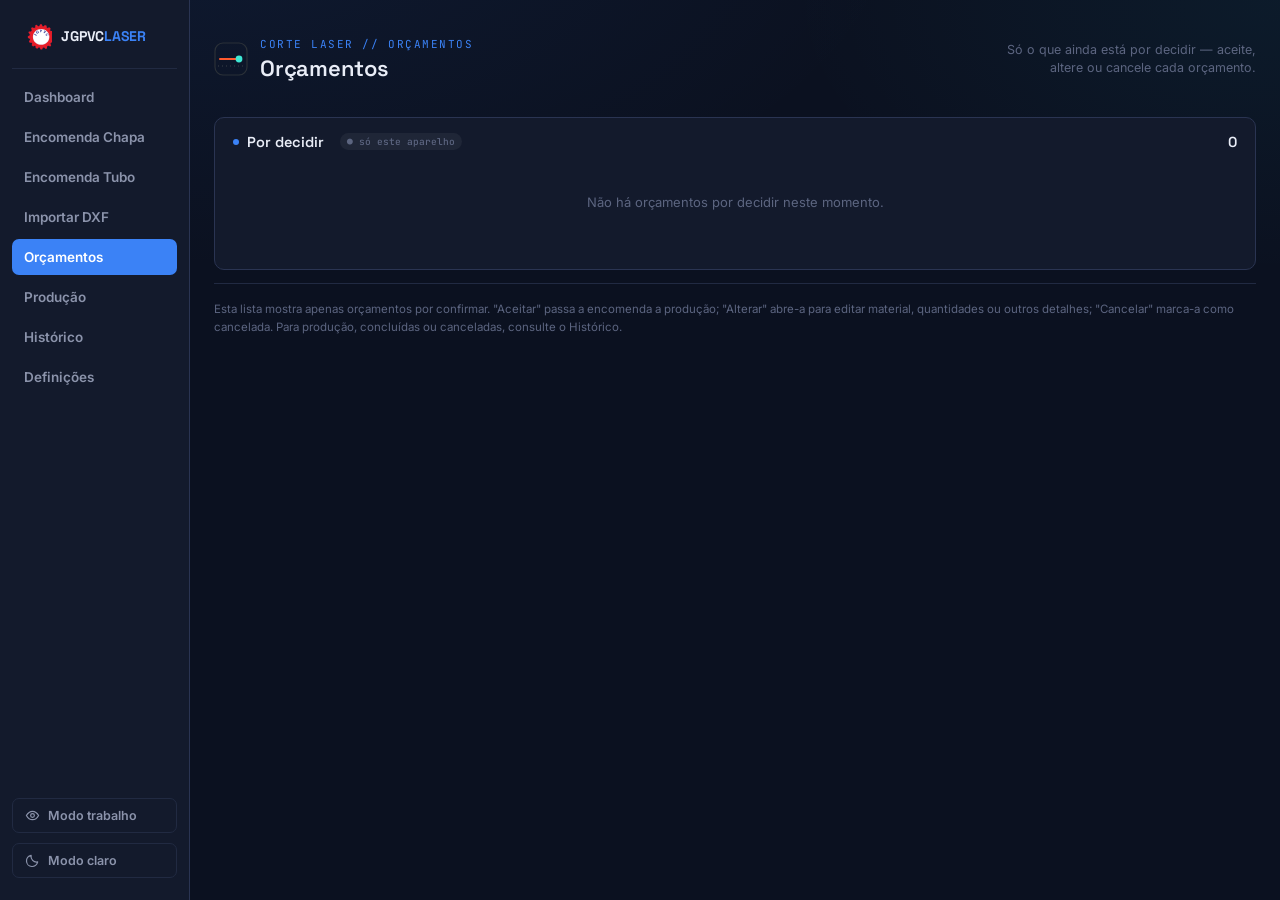
<file: orcamentos.html>
<!DOCTYPE html>
<html lang="pt-PT">
<head>
<meta charset="UTF-8">
<meta name="viewport" content="width=device-width, initial-scale=1.0, viewport-fit=cover">
<title>Orçamentos — Custo de Corte Laser</title>
<link rel="manifest" href="manifest.json">
<meta name="theme-color" content="#111417">
<meta name="mobile-web-app-capable" content="yes">
<meta name="apple-mobile-web-app-capable" content="yes">
<meta name="apple-mobile-web-app-status-bar-style" content="black-translucent">
<meta name="apple-mobile-web-app-title" content="Custo Laser">
<link rel="apple-touch-icon" href="icon-192.png">
<link rel="icon" href="icon-192.png" type="image/png">
<link rel="preconnect" href="https://fonts.googleapis.com">
<link href="https://fonts.googleapis.com/css2?family=Space+Grotesk:wght@500;600;700&family=Inter:wght@400;500;600&family=JetBrains+Mono:wght@400;500;600;700&display=swap" rel="stylesheet">
<link rel="stylesheet" href="shared.css">
<script>document.documentElement.setAttribute('data-theme', localStorage.getItem('laser_theme')||'dark');</script>
<style>
  .layout-single{max-width:1400px; margin:0 auto;}
  .prod-empty-icon{font-size:13px; color:var(--text-dim); text-align:center; padding:30px 0;}
  .quo-actions{display:flex; gap:6px; flex-wrap:wrap;}
</style>
</head>
<body>
<a href="#main" class="skip-link">Saltar para o conteúdo</a>
<div class="loading-veil" id="loadingVeil"><div class="lv-inner"><span class="lv-spin"></span>A carregar…</div></div>

<div class="wrap">

    <nav class="pagenav">
      <div class="nav-brand"><img src="logo-mark.svg" alt="" class="nav-logo"><span class="nav-name">JGPVC<em>LASER</em></span></div>
      <a href="dashboard.html">Dashboard</a>
      <a href="index.html">Encomenda Chapa</a>
      <a href="tubo.html">Encomenda Tubo</a>
      <a href="importar-dxf.html">Importar DXF</a>
      <a href="orcamentos.html" class="active">Orçamentos</a>
      <a href="producao.html">Produção</a>
      <a href="encomendas.html">Histórico</a>
      <a href="definicoes.html">Definições</a>
      <button class="nav-theme-toggle" id="themeToggleBtn" type="button" title="Alternar modo claro/escuro">
        <svg class="icon-moon" width="15" height="15" viewBox="0 0 16 16" fill="none"><path d="M13.5 9.5A6 6 0 016.5 2.5a6 6 0 106.999 7z" stroke="currentColor" stroke-width="1.3" stroke-linejoin="round"/></svg>
        <svg class="icon-sun" width="15" height="15" viewBox="0 0 16 16" fill="none"><circle cx="8" cy="8" r="3" stroke="currentColor" stroke-width="1.3"/><path d="M8 1v1.6M8 13.4V15M15 8h-1.6M2.6 8H1M12.7 3.3l-1.1 1.1M4.4 11.6l-1.1 1.1M12.7 12.7l-1.1-1.1M4.4 4.4L3.3 3.3" stroke="currentColor" stroke-width="1.3" stroke-linecap="round"/></svg>
        <span id="themeToggleLabel">Modo claro</span>
      </button>
    </nav>

  <header class="top">
    <div class="top-row">
      <div class="brand">
        <svg width="34" height="34" viewBox="0 0 34 34" fill="none">
          <rect x="1" y="1" width="32" height="32" rx="8" stroke="#2b3138" stroke-width="1.2"/>
          <line x1="6" y1="17" x2="22" y2="17" stroke="#ff5a2e" stroke-width="2" stroke-linecap="round"/>
          <circle cx="25" cy="17" r="3.4" fill="#3fe8d4"/>
          <path d="M4 24L30 24" stroke="#3a4149" stroke-width="1" stroke-dasharray="1 3"/>
        </svg>
        <div class="brand-text">
          <p class="eyebrow">Corte Laser // Orçamentos</p>
          <h1>Orçamentos</h1>
        </div>
      </div>
      <p class="top-note">Só o que ainda está por decidir — aceite, altere ou cancele cada orçamento.</p>
    </div>
  </header>

  <main class="layout-single" id="main">

    <div class="card">
      <h2 class="card-title with-action">
        <span class="title-left"><span class="dot"></span>Por decidir <span class="conn-badge" id="connBadge" style="margin-left:8px;"></span></span>
        <span class="alert-count" id="quoteCount" style="margin-left:auto;"></span>
      </h2>
      <div id="quotesList"></div>
    </div>

  </main>

  <footer class="disclaimer">
    Esta lista mostra apenas orçamentos por confirmar. "Aceitar" passa a encomenda a produção; "Alterar" abre-a para editar material, quantidades ou outros detalhes; "Cancelar" marca-a como cancelada. Para produção, concluídas ou canceladas, consulte o Histórico.
  </footer>

</div>

<script src="shared.js"></script>
<script>
(function(){
  "use strict";
  const { fmtEUR, escapeHtml, stateBadgeHTML, loadOrders, saveOrders, loadRemoteConfig,
    remoteLoadOrders, remoteLoadOrderById, remoteUpdateFullOrder, registerServiceWorker } = window.LC;

  const $ = id => document.getElementById(id);
  const state = { orders: [], remote: { configured:false, url:'', key:'' } };

  function updateConnBadge(){
    const badge = $('connBadge');
    if(state.remote.configured){ badge.textContent = '● servidor central'; badge.className = 'conn-badge conn-online'; }
    else { badge.textContent = '● só este aparelho'; badge.className = 'conn-badge conn-local'; }
  }

  // A lista carrega as encomendas em modo "light" (sem o ficheiro DXF, para não pesar a
  // listagem) — antes de gravar qualquer alteração é preciso ir buscar a encomenda completa,
  // senão o PATCH remoto apagava o dxf_text (e outros campos não incluídos no modo "light").
  async function fetchFullRecord(id){
    if(!state.remote.configured) return state.orders.find(o=>o.id===id);
    return await remoteLoadOrderById(state.remote, id);
  }

  async function persistState(fullRec, newState){
    fullRec.orderState = newState;
    if(state.remote.configured){
      await remoteUpdateFullOrder(state.remote, fullRec.id, fullRec);
    } else {
      const idx = state.orders.findIndex(o=>o.id===fullRec.id);
      if(idx>=0) state.orders[idx] = fullRec;
      await saveOrders(state.orders);
    }
  }

  async function acceptQuote(id){
    const rec = state.orders.find(o=>o.id===id);
    if(!rec) return;
    if(!(await window.LC.showConfirm('Aceitar este orçamento e passar para produção?'))) return;
    try{
      const full = await fetchFullRecord(id);
      if(!full) throw new Error('Encomenda não encontrada.');
      await persistState(full, 'production');
      rec.orderState = 'production';
    }catch(err){
      await window.LC.showAlert('Não foi possível gravar: ' + err.message);
      return;
    }
    renderList();
    const page = rec.pieceType === 'tube' ? 'tubo.html' : 'index.html';
    if(await window.LC.showConfirm('Orçamento aceite e passado para produção.\n\nQueres abrir a ficha para imprimir a ordem de corte (ficha do operador) agora?')){
      window.location.href = page + '?loadOrder=' + encodeURIComponent(rec.id) + '&print=operator';
    }
  }

  async function cancelQuote(id){
    const rec = state.orders.find(o=>o.id===id);
    if(!rec) return;
    if(!(await window.LC.showConfirm('Cancelar este orçamento?\n\nFica registado no histórico, mas deixa de contar em faturação e totais.', {danger:true}))) return;
    try{
      const full = await fetchFullRecord(id);
      if(!full) throw new Error('Encomenda não encontrada.');
      await persistState(full, 'cancelled');
      rec.orderState = 'cancelled';
    }catch(err){
      await window.LC.showAlert('Não foi possível gravar: ' + err.message);
      return;
    }
    renderList();
  }

  function alterQuote(id){
    const rec = state.orders.find(o=>o.id===id);
    if(!rec) return;
    const page = rec.pieceType === 'tube' ? 'tubo.html' : 'index.html';
    window.location.href = page + '?loadOrder=' + encodeURIComponent(rec.id);
  }

  function renderList(){
    const rows = state.orders
      .filter(o => o.orderState === 'quote')
      .sort((a,b)=>(a.createdAt||'').localeCompare(b.createdAt||''));

    $('quoteCount').textContent = rows.length;

    if(!rows.length){
      $('quotesList').innerHTML = '<p class="prod-empty-icon">Não há orçamentos por decidir neste momento.</p>';
      return;
    }

    let html = '<div class="hist-wrap"><table class="hist-table"><thead><tr>' +
      '<th>Nº</th><th>Data</th><th>Cliente</th><th>Peça</th><th>Tipo</th><th>Material</th>' +
      '<th class="num">Qt.</th><th class="num">Total</th><th></th>' +
      '</tr></thead><tbody>';
    rows.forEach(o=>{
      const cs = o.costSnapshot, ms = o.materialSnapshot;
      const isTube = o.pieceType === 'tube';
      const mat = ms ? (escapeHtml(ms.name) + (isTube ? '' : ' ' + ms.thickness + 'mm')) : '—';
      const dateStr = o.createdAt ? new Date(o.createdAt).toLocaleDateString('pt-PT') : '—';
      html += '<tr>' +
        '<td class="hist-num">' + escapeHtml(o.orderNumber||'—') + '</td>' +
        '<td class="hist-dim">' + dateStr + '</td>' +
        '<td>' + escapeHtml(o.client||'—') + '</td>' +
        '<td>' + escapeHtml(o.orderName||'—') + '</td>' +
        '<td class="hist-dim">' + (isTube ? 'Tubo' : 'Chapa') + '</td>' +
        '<td class="hist-dim">' + mat + '</td>' +
        '<td class="num">' + (o.quantity||1) + '</td>' +
        '<td class="num hist-mono hist-price">' + (cs ? fmtEUR(cs.totalCost) : '—') + '</td>' +
        '<td class="hist-actions"><div class="quo-actions">' +
          '<button class="ghost-btn sm accent" data-accept="'+o.id+'">Aceitar</button>' +
          '<button class="ghost-btn sm" data-alter="'+o.id+'">Alterar</button>' +
          '<button class="ghost-btn sm danger" data-cancel="'+o.id+'">Cancelar</button>' +
        '</div></td>' +
      '</tr>';
    });
    html += '</tbody></table></div>';
    $('quotesList').innerHTML = html;

    $('quotesList').querySelectorAll('[data-accept]').forEach(b=>{
      b.addEventListener('click', ()=> acceptQuote(b.getAttribute('data-accept')));
    });
    $('quotesList').querySelectorAll('[data-cancel]').forEach(b=>{
      b.addEventListener('click', ()=> cancelQuote(b.getAttribute('data-cancel')));
    });
    $('quotesList').querySelectorAll('[data-alter]').forEach(b=>{
      b.addEventListener('click', ()=> alterQuote(b.getAttribute('data-alter')));
    });
  }

  async function init(){
    state.remote = await loadRemoteConfig();
    updateConnBadge();
    try{
      state.orders = state.remote.configured ? await remoteLoadOrders(state.remote, {light:true}) : await loadOrders();
    }catch(err){
      $('quotesList').innerHTML = '<p class="orders-empty">Não foi possível carregar as encomendas: ' + escapeHtml(err.message) + '</p>';
      $('loadingVeil').classList.add('done');
      return;
    }
    renderList();
    $('loadingVeil').classList.add('done');
  }
  init();

  registerServiceWorker();
})();
</script>
</body>
</html>
</file>
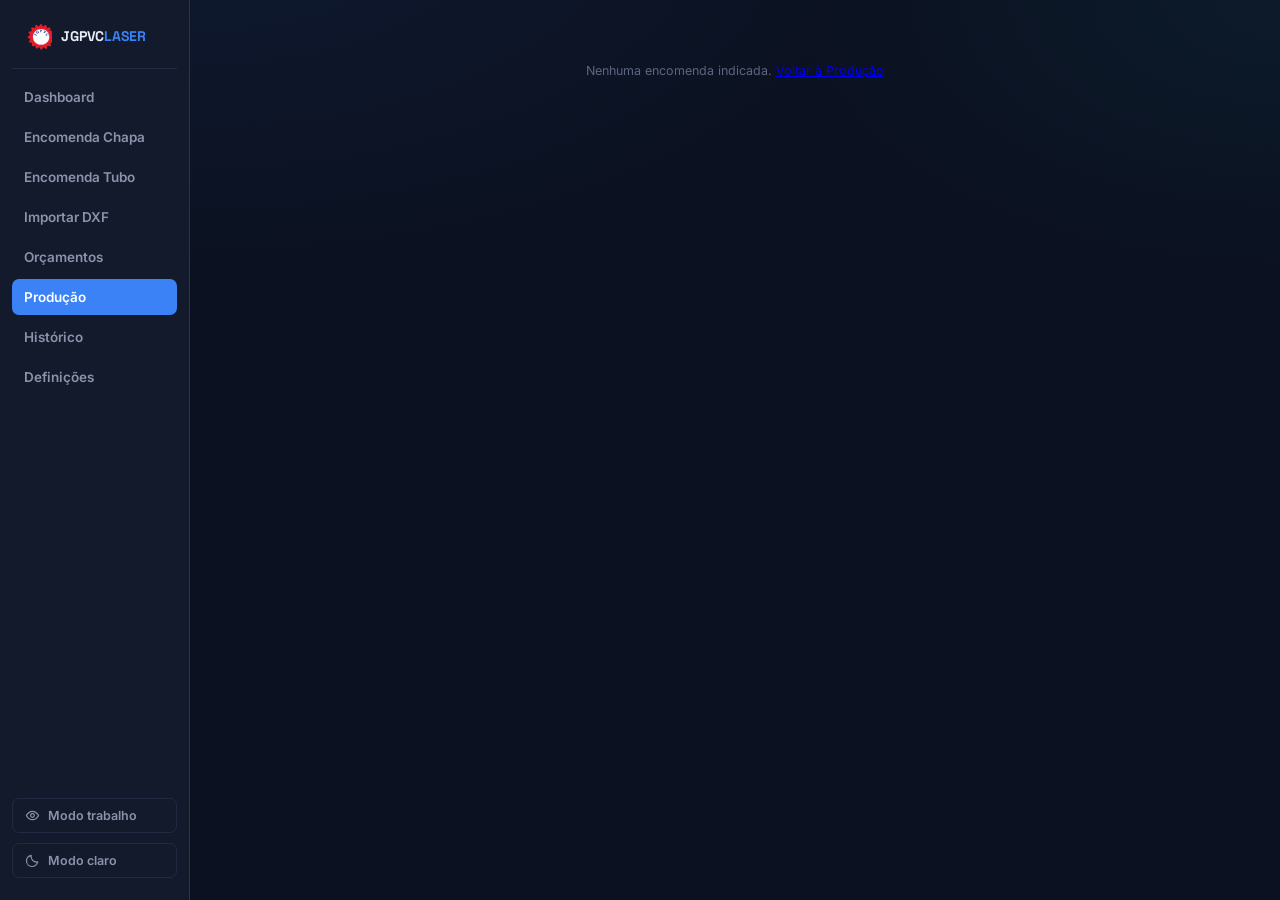
<file: producao-item.html>
<!DOCTYPE html>
<html lang="pt-PT">
<head>
<meta charset="UTF-8">
<meta name="viewport" content="width=device-width, initial-scale=1.0, viewport-fit=cover">
<title>Fechar Encomenda — Custo de Corte Laser</title>
<link rel="manifest" href="manifest.json">
<meta name="theme-color" content="#111417">
<meta name="mobile-web-app-capable" content="yes">
<meta name="apple-mobile-web-app-capable" content="yes">
<meta name="apple-mobile-web-app-status-bar-style" content="black-translucent">
<meta name="apple-mobile-web-app-title" content="Custo Laser">
<link rel="apple-touch-icon" href="icon-192.png">
<link rel="icon" href="icon-192.png" type="image/png">
<link rel="preconnect" href="https://fonts.googleapis.com">
<link href="https://fonts.googleapis.com/css2?family=Space+Grotesk:wght@500;600;700&family=Inter:wght@400;500;600&family=JetBrains+Mono:wght@400;500;600;700&display=swap" rel="stylesheet">
<link rel="stylesheet" href="shared.css">
<script>document.documentElement.setAttribute('data-theme', localStorage.getItem('laser_theme')||'dark');</script>
<style>
  .layout-single{max-width:760px; margin:0 auto;}
  .pi-id-card{margin-bottom:16px;}
  .pi-id-num{font-family:'JetBrains Mono',monospace; font-size:11px; color:var(--text-dim); text-transform:uppercase; letter-spacing:.05em; margin:0 0 4px;}
  .pi-id-name{font-size:19px; font-weight:600; margin:0 0 4px; color:var(--text);}
  .pi-id-client{font-size:13.5px; color:var(--text-muted); margin:0;}
  .pi-drawing{
    height:220px; background:var(--panel-2); border-radius:var(--radius); margin-bottom:14px;
    display:flex; align-items:center; justify-content:center; overflow:hidden;
  }
  .pi-drawing canvas{max-width:100%; max-height:100%;}
  .pi-drawing .pi-noprev{font-size:12.5px; color:var(--text-dim);}
  .pi-specs{display:grid; grid-template-columns:1fr 1fr; gap:12px; font-size:13.5px;}
  .pi-specs .k{color:var(--text-dim); font-size:11px; text-transform:uppercase; letter-spacing:.04em; margin:0 0 3px;}
  .pi-specs .v{color:var(--text); margin:0;}
  .pi-price-row{display:flex; justify-content:space-between; align-items:center; font-size:13.5px; padding:7px 0;}
  .pi-price-row .lbl{color:var(--text-muted);}
  .pi-price-row .val{font-family:'JetBrains Mono',monospace;}
  .pi-price-final{border-top:1.5px solid var(--border); margin-top:8px; padding-top:12px; font-size:15px; font-weight:600;}
  .pi-price-final .val{color:var(--readout); font-size:18px;}
  .pi-real-input{margin:14px 0 4px; padding-top:12px; border-top:1px solid var(--border-soft);}
  .pi-real-input label{display:block; font-size:12px; color:var(--text-muted); margin-bottom:7px;}
  .pi-close-btns{display:flex; gap:10px; margin-top:16px;}
  .pi-btn{
    flex:1; border:none; padding:13px; font-size:13.5px; font-weight:600; border-radius:var(--radius);
    cursor:pointer; font-family:'Inter',sans-serif; display:flex; align-items:center; justify-content:center; gap:7px;
  }
  .pi-btn-done{background:#1ea672; color:#062e1f;}
  .pi-btn-done:hover{filter:brightness(1.08);}
  .pi-btn-cancel{background:var(--danger); color:#3a0a0a;}
  .pi-btn-cancel:hover{filter:brightness(1.08);}
  .pi-btn:disabled{opacity:.5; cursor:default;}
  .pi-modal-veil{
    position:fixed; inset:0; z-index:300; background:rgba(0,0,0,0.55);
    display:flex; align-items:center; justify-content:center; padding:20px;
  }
  .pi-modal{background:var(--panel); border:1px solid var(--border); border-radius:12px; padding:22px; max-width:360px; width:100%;}
  .pi-modal-title{display:flex; align-items:center; gap:9px; margin:0 0 10px; font-size:15px; font-weight:600; color:var(--readout);}
  .pi-modal-text{font-size:13px; color:var(--text-muted); margin:0 0 18px; line-height:1.5;}
  .pi-modal-btns{display:flex; gap:10px;}
  .pi-back-link{display:inline-flex; align-items:center; gap:6px; font-size:12.5px; color:var(--text-muted); text-decoration:none; margin-bottom:14px;}
  .pi-back-link:hover{color:var(--text);}
</style>
</head>
<body>
<a href="#main" class="skip-link">Saltar para o conteúdo</a>
<div class="loading-veil" id="loadingVeil"><div class="lv-inner"><span class="lv-spin"></span>A carregar…</div></div>

<div class="wrap">

    <nav class="pagenav">
      <div class="nav-brand"><img src="logo-mark.svg" alt="" class="nav-logo"><span class="nav-name">JGPVC<em>LASER</em></span></div>
      <a href="dashboard.html">Dashboard</a>
      <a href="index.html">Encomenda Chapa</a>
      <a href="tubo.html">Encomenda Tubo</a>
      <a href="importar-dxf.html">Importar DXF</a>
      <a href="orcamentos.html">Orçamentos</a>
      <a href="producao.html" class="active">Produção</a>
      <a href="encomendas.html">Histórico</a>
      <a href="definicoes.html">Definições</a>
      <button class="nav-theme-toggle" id="themeToggleBtn" type="button" title="Alternar modo claro/escuro">
        <svg class="icon-moon" width="15" height="15" viewBox="0 0 16 16" fill="none"><path d="M13.5 9.5A6 6 0 016.5 2.5a6 6 0 106.999 7z" stroke="currentColor" stroke-width="1.3" stroke-linejoin="round"/></svg>
        <svg class="icon-sun" width="15" height="15" viewBox="0 0 16 16" fill="none"><circle cx="8" cy="8" r="3" stroke="currentColor" stroke-width="1.3"/><path d="M8 1v1.6M8 13.4V15M15 8h-1.6M2.6 8H1M12.7 3.3l-1.1 1.1M4.4 11.6l-1.1 1.1M12.7 12.7l-1.1-1.1M4.4 4.4L3.3 3.3" stroke="currentColor" stroke-width="1.3" stroke-linecap="round"/></svg>
        <span id="themeToggleLabel">Modo claro</span>
      </button>
    </nav>

  <main class="layout-single" id="main">
    <a class="pi-back-link" href="producao.html">← Voltar à Produção</a>

    <div class="card pi-id-card" id="idCard">
      <p class="pi-id-num">—</p>
      <p class="pi-id-name">A carregar…</p>
      <p class="pi-id-client">—</p>
    </div>

    <div class="card">
      <div class="pi-drawing" id="drawingBox"><span class="pi-noprev">—</span></div>
      <div class="pi-specs" id="specsGrid"></div>
    </div>

    <div class="card">
      <h2 class="card-title"><span class="dot"></span>Resumo do preço</h2>
      <div class="pi-price-row"><span class="lbl">Custo total estimado</span><span class="val" id="estTotal">—</span></div>
      <div class="pi-price-row"><span class="lbl">Preço por peça estimado</span><span class="val" id="estPerPiece">—</span></div>
      <div class="pi-price-row" id="estTimeRow" style="display:none;"><span class="lbl">Tempo de corte sugerido <small style="color:var(--text-dim);">(total, todas as peças)</small></span><span class="val" id="estTime">—</span></div>

      <button class="ghost-btn sm" id="showAdjustmentBtn" type="button" style="margin:10px 0 4px;">+ Ajuste comercial</button>
      <div class="field" id="adjustmentFields" hidden style="margin:10px 0 0;">
        <label for="adjustmentValueInput">Ajuste comercial (opcional — use valor negativo para desconto)</label>
        <div class="field-row" style="margin-bottom:0;">
          <div class="field" style="margin-bottom:0;">
            <div class="unit-suffix"><input type="number" id="adjustmentValueInput" step="0.5" placeholder="0,00"><span>€</span></div>
          </div>
          <div class="field" style="margin-bottom:0;">
            <select id="adjustmentReasonSelect">
              <option value="">Motivo do ajuste…</option>
              <option value="Pequena quantidade">Pequena quantidade</option>
              <option value="Urgência">Urgência</option>
              <option value="Cliente habitual">Cliente habitual</option>
              <option value="Concorrência">Concorrência</option>
              <option value="Complexidade">Complexidade</option>
              <option value="Desperdício de chapa">Desperdício de chapa</option>
              <option value="Quinagem">Quinagem</option>
              <option value="Outro">Outro</option>
            </select>
          </div>
        </div>
      </div>

      <div class="pi-real-input">
        <label for="realTimeInput">Tempo de corte real — total, todas as peças (min)</label>
        <div class="unit-suffix"><input type="number" id="realTimeInput" min="0" step="0.1" placeholder="deixe vazio para manter a estimativa"><span>min</span></div>
      </div>
      <!-- Só nos tubos: o setup pode ser corrigido no fecho (vazio = fica o orçado). -->
      <div class="pi-real-input" id="setupBox" style="display:none; border-top:0; padding-top:0; margin-top:4px;">
        <label for="setupInput">Tempo de setup (min)</label>
        <div class="unit-suffix"><input type="number" id="setupInput" min="0" step="1"><span>min</span></div>
      </div>

      <div class="pi-price-row pi-price-final"><span class="lbl">Preço final corrigido <small id="finalBilledNote" style="color:var(--text-dim);"></small></span><span class="val" id="finalTotal">—</span></div>
    </div>

    <div class="pi-close-btns">
      <button class="pi-btn pi-btn-done" id="btnDone" type="button">✓ Concluída</button>
      <button class="pi-btn pi-btn-cancel" id="btnCancel" type="button">✕ Cancelada</button>
    </div>
    <p class="save-hint" id="closeHint" style="margin-top:10px;"></p>
  </main>

</div>

<div id="printModalHost"></div>
<div id="printSheet" class="print-sheet"></div>

<script src="shared.js"></script>
<script>
(function(){
  "use strict";
  const { fmtEUR, fmtNum, escapeHtml, parseDXF, loadOrders, loadRemoteConfig,
    remoteLoadOrderById, remoteUpdateFullOrder, saveOrders, recomputeFinalCost, registerServiceWorker } = window.LC;

  const $ = id => document.getElementById(id);
  const params = new URLSearchParams(location.search);
  const orderId = params.get('id');

  const state = { rec: null, orders: [], remote: { configured:false, url:'', key:'' }, dirty: false, closed: false };

  const showAdjustmentBtn = $('showAdjustmentBtn'), adjustmentFields = $('adjustmentFields');
  const adjustmentValueInput = $('adjustmentValueInput'), adjustmentReasonSelect = $('adjustmentReasonSelect');
  function revealAdjustment(){ adjustmentFields.hidden = false; showAdjustmentBtn.hidden = true; }
  function hideAdjustmentIfEmpty(){
    if(!adjustmentValueInput.value && !adjustmentReasonSelect.value){
      adjustmentFields.hidden = true; showAdjustmentBtn.hidden = false;
    }
  }
  showAdjustmentBtn.addEventListener('click', ()=>{ revealAdjustment(); adjustmentValueInput.focus(); });

  // Ajustar aqui aplica-se por soma (delta) diretamente ao total já gravado — não mexe no tempo
  // de corte nem no estado "final/estimado", que só o campo de tempo real controla.
  function applyAdjustmentChange(){
    const cs = state.rec.costSnapshot || (state.rec.costSnapshot = {});
    const newVal = parseFloat(adjustmentValueInput.value) || 0;
    const delta = newVal - (cs.adjustmentValue || 0);
    cs.adjustmentValue = newVal;
    cs.adjustmentReason = adjustmentReasonSelect.value;
    if(delta){
      if(isFinite(cs.totalCost)) cs.totalCost += delta;
      if(isFinite(cs.marginValue)) cs.marginValue += delta;
      if(isFinite(cs.marginValue) && cs.realCost > 0) cs.marginPct = (cs.marginValue/cs.realCost)*100;
      cs.avgPerPiece = isFinite(cs.totalCost) ? cs.totalCost/(state.rec.quantity||1) : cs.avgPerPiece;
    }
    $('estTotal').textContent = isFinite(cs.totalCost) ? fmtEUR(cs.totalCost) : '—';
    $('estPerPiece').textContent = isFinite(cs.avgPerPiece) ? fmtEUR(cs.avgPerPiece) : '—';
    state.dirty = true;
    updateFinalPreview();
  }
  adjustmentValueInput.addEventListener('input', applyAdjustmentChange);
  adjustmentReasonSelect.addEventListener('change', applyAdjustmentChange);

  $('realTimeInput').addEventListener('input', ()=>{ state.dirty = true; });
  window.addEventListener('beforeunload', e=>{
    if(state.dirty && !state.closed){
      e.preventDefault();
      e.returnValue = '';
    }
  });

  function drawDXF(dxfText){
    const box = $('drawingBox');
    if(!dxfText){ box.innerHTML = '<span class="pi-noprev">Sem ficheiro DXF — encomenda por dimensões manuais</span>'; return; }
    let result;
    try{ result = parseDXF(dxfText); }
    catch(e){ box.innerHTML = '<span class="pi-noprev">Não foi possível reconstruir o desenho</span>'; return; }
    const canvas = document.createElement('canvas');
    const dpr = window.devicePixelRatio || 1;
    const w = box.clientWidth || 500, h = 220;
    canvas.width = w*dpr; canvas.height = h*dpr;
    canvas.style.width = w+'px'; canvas.style.height = h+'px';
    box.innerHTML = ''; box.appendChild(canvas);
    const ctx = canvas.getContext('2d');
    ctx.scale(dpr, dpr);
    const bbox = result.bbox;
    if(!bbox || !isFinite(bbox.maxX-bbox.minX) || (bbox.maxX-bbox.minX)<=0){
      box.innerHTML = '<span class="pi-noprev">Desenho vazio</span>'; return;
    }
    const pad = 20;
    const sx = (w-2*pad)/(bbox.maxX-bbox.minX), sy = (h-2*pad)/(bbox.maxY-bbox.minY);
    const scale = Math.min(sx, sy);
    const ox = pad + ((w-2*pad) - (bbox.maxX-bbox.minX)*scale)/2 - bbox.minX*scale;
    const oy = pad + ((h-2*pad) - (bbox.maxY-bbox.minY)*scale)/2 - bbox.minY*scale;
    const isLight = document.documentElement.getAttribute('data-theme') === 'light';
    ctx.strokeStyle = isLight ? '#20242a' : '#e9e6df';
    ctx.lineWidth = 1.3;
    (result.contours||[]).forEach(c=>{
      if(!c.points || !c.points.length) return;
      ctx.beginPath();
      c.points.forEach((p,i)=>{
        const x = ox + p.x*scale, y = h - (oy + p.y*scale);
        if(i===0) ctx.moveTo(x,y); else ctx.lineTo(x,y);
      });
      if(c.closed) ctx.closePath();
      ctx.stroke();
    });
  }

  function renderOrder(){
    const rec = state.rec;
    const cs = rec.costSnapshot || {};
    const isTube = rec.pieceType === 'tube';
    const ms = rec.materialSnapshot;

    $('idCard').innerHTML =
      '<p class="pi-id-num">' + escapeHtml(rec.orderNumber||'—') + '</p>' +
      '<p class="pi-id-name">' + escapeHtml(rec.orderName||'Sem nome') + '</p>' +
      '<p class="pi-id-client">' + escapeHtml(rec.client||'Sem cliente') + '</p>';

    if(isTube){
      const t = rec.tubeInputs || {};
      const ig = t.iges;
      if(ig && ig.lengthMm && ig.A){
        // Desenho dos rasgos lido do IGES anexado (mesma tira da ordem de fabrico) + resumo.
        const box = $('drawingBox');
        const W = Math.max(280, (box.clientWidth || 520) - 20);
        const z = window.LC.igesZoomRange(ig);
        const lines = window.LC.igesSummaryLines(ig);
        box.style.height = 'auto'; box.style.minHeight = '220px'; // o resumo pode ter várias linhas
        box.innerHTML = '<div style="width:100%; padding:6px 10px; text-align:left;">' +
          window.LC.igesStripSVG(ig, window.LC.igesMainView(ig), 0, ig.lengthMm, W, 80, z ? { zoomFrom:z.from, zoomTo:z.to } : {}) +
          (lines.length ? '<div style="font-size:12.5px; line-height:1.5; margin-top:6px;">' + lines.map(l=>'<div>• '+escapeHtml(l)+'</div>').join('') + '</div>' : '') +
          '</div>';
      } else {
        $('drawingBox').innerHTML = '<span class="pi-noprev">Peça em tubo — ' + escapeHtml((ms&&ms.name)||'') + ' (sem ficheiro IGES anexado)</span>';
      }
      if(t.v === 2){
        $('specsGrid').innerHTML =
          '<div><p class="k">Material</p><p class="v">' + escapeHtml((ms&&ms.name)||'—') + '</p></div>' +
          '<div><p class="k">Quantidade</p><p class="v">' + (rec.quantity||1) + ' peças</p></div>' +
          '<div><p class="k">Comprimento de corte</p><p class="v">' + (t.lengthMm!=null ? fmtNum(t.lengthMm,0)+' mm' : '—') + '</p></div>' +
          '<div><p class="k">Barras</p><p class="v">' + (t.bars!=null ? t.bars + ' × ' + fmtNum(t.barLengthMm||0,0) + ' mm' : '—') + '</p></div>';
      } else {
        $('specsGrid').innerHTML =
          '<div><p class="k">Perfil</p><p class="v">' + escapeHtml((ms&&ms.name)||'—') + '</p></div>' +
          '<div><p class="k">Quantidade</p><p class="v">' + (rec.quantity||1) + ' peças</p></div>' +
          '<div><p class="k">Comprimento de barra</p><p class="v">' + (t.barLengthMm!=null ? fmtNum(t.barLengthMm,0)+' mm' : '—') + '</p></div>' +
          '<div><p class="k">Cortes</p><p class="v">' + (t.straightCuts||0) + ' reto(s) + ' + (t.angleCuts||0) + ' ângulo</p></div>';
      }
    } else {
      drawDXF(rec.dxfText);
      $('specsGrid').innerHTML =
        '<div><p class="k">Material</p><p class="v">' + escapeHtml((ms&&ms.name)||'—') + (ms && ms.clientSupplied ? ' <small>(do cliente)</small>' : '') + '</p></div>' +
        '<div><p class="k">Espessura</p><p class="v">' + (ms ? ms.thickness+' mm' : '—') + '</p></div>' +
        '<div><p class="k">Medidas</p><p class="v">' + (cs.geoSnapshot && cs.geoSnapshot.widthMm ? fmtNum(cs.geoSnapshot.widthMm,0)+' x '+fmtNum(cs.geoSnapshot.heightMm,0)+' mm' : '—') + '</p></div>' +
        '<div><p class="k">Quantidade</p><p class="v">' + (rec.quantity||1) + ' peças</p></div>';
    }

    const estTotal = cs.isFinal ? null : cs.totalCost;
    $('estTotal').textContent = isFinite(cs.totalCost) ? fmtEUR(cs.totalCost) : '—';
    $('estPerPiece').textContent = isFinite(cs.avgPerPiece) ? fmtEUR(cs.avgPerPiece) : '—';
    // Tempo sugerido = estimativa original (fica fixa mesmo depois do tempo real). Encomendas antigas
    // sem esse campo: enquanto ainda são estimativa, o tempo gravado é o estimado. Tubo: não há estimativa.
    const estMin = isFinite(cs.estimadoCuttingTimeMin) && cs.estimadoCuttingTimeMin != null ? cs.estimadoCuttingTimeMin
      : (!cs.isFinal && isFinite(cs.cuttingTimeMin) ? cs.cuttingTimeMin : null);
    // style.display (e não "hidden"): o display:flex da linha sobrepunha-se ao atributo hidden.
    $('estTimeRow').style.display = (isTube || estMin == null || estMin <= 0) ? 'none' : '';
    if(estMin != null){
      const tot = Math.round(estMin), h = Math.floor(tot/60), m = tot%60;
      $('estTime').textContent = fmtNum(estMin, 1) + ' min' + (h ? ' (' + h + ' h ' + String(m).padStart(2,'0') + ')' : '');
    }
    if(cs.isFinal && isFinite(cs.cuttingTimeMin)) $('realTimeInput').value = cs.cuttingTimeMin.toFixed(1);
    // Tubos: não há tempo estimado, e o setup pode ser corrigido aqui.
    $('setupBox').style.display = isTube ? '' : 'none';
    if(isTube){
      const si = cs.setupInputs || {};
      $('realTimeInput').placeholder = 'vem da ordem de fabrico devolvida';
      $('setupInput').placeholder = fmtNum(si.setupTimeMin || 0, Number.isInteger(si.setupTimeMin || 0) ? 0 : 1) + ' (orçado) — vazio = fica este';
    }
    adjustmentValueInput.value = cs.adjustmentValue ? cs.adjustmentValue : '';
    adjustmentReasonSelect.value = cs.adjustmentReason || '';
    if(adjustmentValueInput.value || adjustmentReasonSelect.value) revealAdjustment(); else hideAdjustmentIfEmpty();
    updateFinalPreview();
  }

  // Tempo real (null = não preenchido) e setup corrigido (só tubos; null = fica o orçado).
  function closeInputs(){
    const val = parseFloat($('realTimeInput').value);
    const isTube = state.rec.pieceType === 'tube';
    const sv = isTube ? parseFloat($('setupInput').value) : NaN;
    return {
      real: Number.isFinite(val) && val >= 0 ? val : null,
      setup: Number.isFinite(sv) && sv >= 0 ? { min: sv } : null,
    };
  }
  function computeClose(){
    const ci = closeInputs();
    if(ci.real == null && !ci.setup) return Promise.resolve(null);
    return recomputeFinalCost(state.rec, ci.real, undefined, ci.setup);
  }
  function updateFinalPreview(){
    const cs = state.rec.costSnapshot || {};
    const ci = closeInputs();
    $('finalBilledNote').textContent = '';
    if(ci.real == null && !ci.setup){ $('finalTotal').textContent = isFinite(cs.totalCost) ? fmtEUR(cs.totalCost) : '—'; return; }
    $('finalTotal').textContent = 'a calcular…';
    computeClose().then(newCs=>{
      $('finalTotal').textContent = isFinite(newCs.totalCost) ? fmtEUR(newCs.totalCost) : '—';
      // Ex.: "(1,2 min · cobrado 2 min · setup 8 min)" — o tempo exato fica para as estimativas.
      const parts = [];
      if(ci.real != null){
        const note = window.LC.billedNote(newCs.cuttingTimeMin, newCs.billedCuttingMin);
        if(note || ci.setup) parts.push(fmtNum(newCs.cuttingTimeMin, 1) + ' min' + note);
      }
      if(ci.setup) parts.push('setup ' + fmtNum(ci.setup.min, Number.isInteger(ci.setup.min) ? 0 : 1) + ' min');
      $('finalBilledNote').textContent = parts.length ? '(' + parts.join(' · ') + ')' : '';
    }).catch(()=>{ $('finalTotal').textContent = '—'; });
  }
  let debounceT;
  ['realTimeInput','setupInput'].forEach(id=> $(id).addEventListener('input', ()=>{
    clearTimeout(debounceT);
    debounceT = setTimeout(updateFinalPreview, 300);
  }));

  async function persist(newCostSnapshot, newState){
    const rec = state.rec;
    rec.orderState = newState;
    if(newCostSnapshot) rec.costSnapshot = newCostSnapshot;
    // Marca a data de conclusão só da primeira vez — fica dentro do cost_snapshot (não precisa
    // de coluna nova no Supabase) e alimenta o "Resumo do dia" no Dashboard.
    if(newState === 'done' && rec.costSnapshot && !rec.costSnapshot.completedAt){
      rec.costSnapshot.completedAt = new Date().toISOString();
    }
    if(state.remote.configured){
      await remoteUpdateFullOrder(state.remote, rec.id, rec);
    } else {
      const idx = state.orders.findIndex(o=>o.id===rec.id);
      if(idx>=0) state.orders[idx] = rec; else state.orders.unshift(rec);
      await saveOrders(state.orders);
    }
  }

  // A ficha interna vive no shared.js (LC.internalSheetHTML) — a Produção imprime a mesma em lote.
  function buildInternalSheet(){ return window.LC.internalSheetHTML(state.rec); }
  function doPrintInternal(){
    $('printSheet').innerHTML = buildInternalSheet();
    const orig = document.title;
    document.title = ((state.rec.orderNumber||'')+' (custos) - '+(state.rec.orderName||'encomenda')).replace(/[\\/:*?"<>|]+/g,'_');
    window.addEventListener('afterprint', ()=>{ document.title = orig; }, {once:true});
    printWhenLogoReady();
  }
  function printWhenLogoReady(){
    const img = $('printSheet').querySelector('.p-logo img');
    if(!img || img.complete){ window.print(); return; }
    let done = false;
    const go = ()=>{ if(done) return; done = true; window.print(); };
    img.addEventListener('load', go, {once:true});
    img.addEventListener('error', go, {once:true});
    setTimeout(go, 1200);
  }

  function showPrintPrompt(){
    const host = $('printModalHost');
    host.innerHTML =
      '<div class="pi-modal-veil"><div class="pi-modal">' +
        '<p class="pi-modal-title">✓ Encomenda concluída</p>' +
        '<p class="pi-modal-text">' + escapeHtml(state.rec.orderNumber||'') + ' foi gravada como concluída. Queres imprimir a ficha interna com os custos agora?</p>' +
        '<div class="pi-modal-btns">' +
          '<button class="pi-btn pi-btn-done" id="mPrintNow" type="button" style="flex:1;">Imprimir agora</button>' +
          '<button class="ghost-btn" id="mLater" type="button" style="flex:1;">Agora não</button>' +
        '</div>' +
      '</div></div>';
    $('mPrintNow').addEventListener('click', ()=>{ host.innerHTML=''; state.closed = true; doPrintInternal(); setTimeout(()=>{ location.href='producao.html'; }, 300); });
    $('mLater').addEventListener('click', ()=>{ host.innerHTML=''; state.closed = true; location.href='producao.html'; });
  }

  $('btnDone').addEventListener('click', async ()=>{
    const raw0 = $('realTimeInput').value.trim();
    if(raw0 === ''){
      if(!(await window.LC.showConfirm('Ainda não registaste o tempo de corte real.\n\nSe concluíres assim, o preço fica com o valor estimado e este indicador nunca mais desaparece do Dashboard. Continuar mesmo sem tempo real?'))) return;
    }
    const btn = $('btnDone'), hint = $('closeHint');
    btn.disabled = true; $('btnCancel').disabled = true;
    hint.style.color = ''; hint.textContent = 'A gravar…';
    try{
      const newCs = await computeClose();
      await persist(newCs, 'done');
      hint.textContent = '';
      showPrintPrompt();
    }catch(err){
      hint.style.color = 'var(--danger)';
      hint.textContent = 'Não foi possível gravar: ' + err.message;
      btn.disabled = false; $('btnCancel').disabled = false;
    }
  });

  $('btnCancel').addEventListener('click', async ()=>{
    if(!(await window.LC.showConfirm('Marcar esta encomenda como cancelada?\n\nFica registada no histórico, mas deixa de contar em faturação e totais.', {danger:true}))) return;
    const btn = $('btnCancel'), hint = $('closeHint');
    btn.disabled = true; $('btnDone').disabled = true;
    hint.style.color = ''; hint.textContent = 'A gravar…';
    try{
      await persist(null, 'cancelled');
      state.closed = true;
      location.href = 'producao.html';
    }catch(err){
      hint.style.color = 'var(--danger)';
      hint.textContent = 'Não foi possível gravar: ' + err.message;
      btn.disabled = false; $('btnDone').disabled = false;
    }
  });

  async function init(){
    if(!orderId){
      document.querySelector('main').innerHTML = '<p class="orders-empty">Nenhuma encomenda indicada. <a href="producao.html">Voltar à Produção</a></p>';
      $('loadingVeil').classList.add('done');
      return;
    }
    state.remote = await loadRemoteConfig();
    try{
      if(state.remote.configured){
        state.rec = await remoteLoadOrderById(state.remote, orderId);
        state.orders = state.rec ? [state.rec] : [];
      } else {
        state.orders = await loadOrders();
        state.rec = state.orders.find(o=>o.id===orderId);
      }
    }catch(e){ state.orders = []; state.rec = null; }
    if(!state.rec){
      document.querySelector('main').innerHTML = '<p class="orders-empty">Encomenda não encontrada. <a href="producao.html">Voltar à Produção</a></p>';
      $('loadingVeil').classList.add('done');
      return;
    }
    renderOrder();
    $('loadingVeil').classList.add('done');
  }
  init();

  registerServiceWorker();
})();
</script>
</body>
</html>
</file>
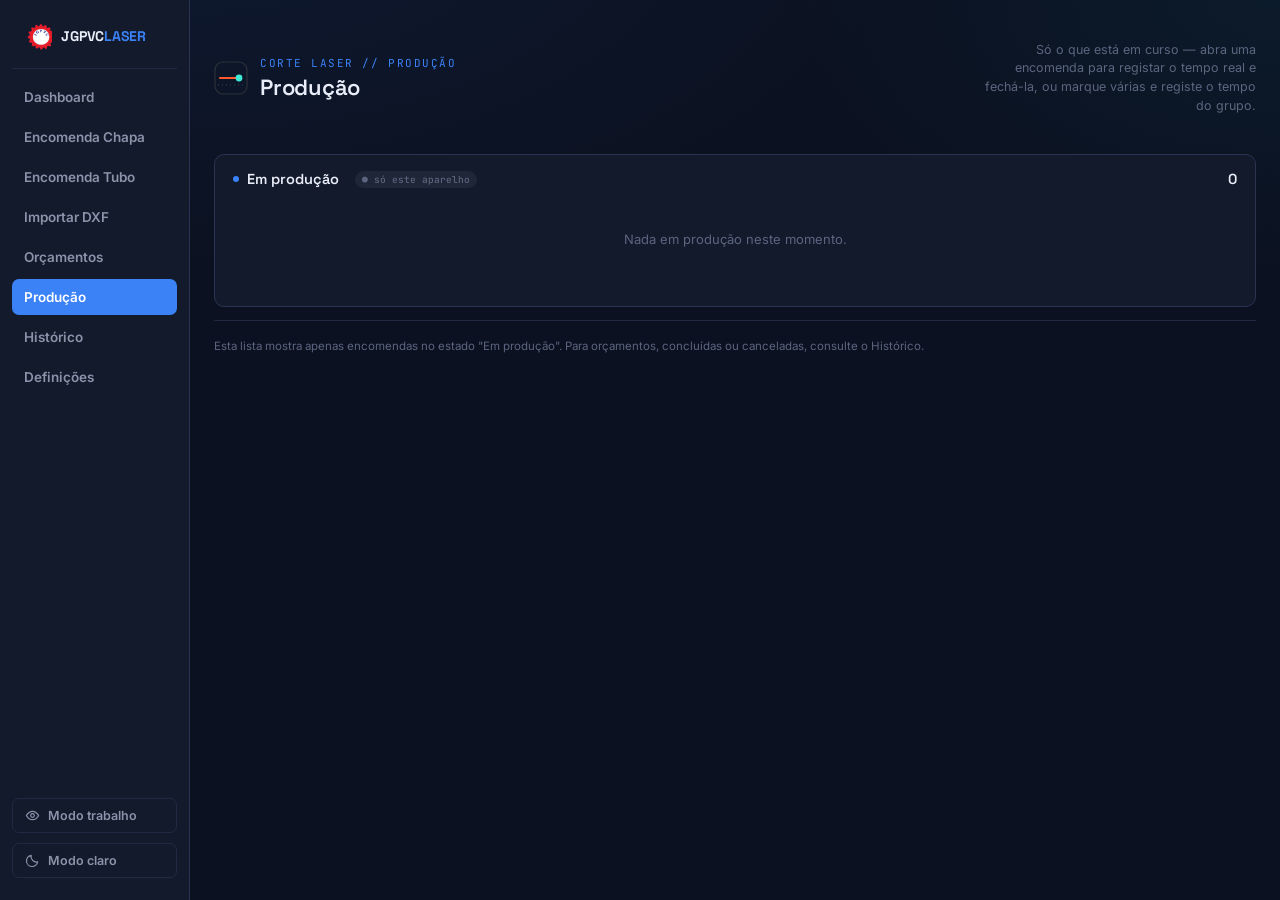
<file: producao.html>
<!DOCTYPE html>
<html lang="pt-PT">
<head>
<meta charset="UTF-8">
<meta name="viewport" content="width=device-width, initial-scale=1.0, viewport-fit=cover">
<title>Produção — Custo de Corte Laser</title>
<link rel="manifest" href="manifest.json">
<meta name="theme-color" content="#111417">
<meta name="mobile-web-app-capable" content="yes">
<meta name="apple-mobile-web-app-capable" content="yes">
<meta name="apple-mobile-web-app-status-bar-style" content="black-translucent">
<meta name="apple-mobile-web-app-title" content="Custo Laser">
<link rel="apple-touch-icon" href="icon-192.png">
<link rel="icon" href="icon-192.png" type="image/png">
<link rel="preconnect" href="https://fonts.googleapis.com">
<link href="https://fonts.googleapis.com/css2?family=Space+Grotesk:wght@500;600;700&family=Inter:wght@400;500;600&family=JetBrains+Mono:wght@400;500;600;700&display=swap" rel="stylesheet">
<link rel="stylesheet" href="shared.css">
<script>document.documentElement.setAttribute('data-theme', localStorage.getItem('laser_theme')||'dark');</script>
<style>
  .layout-single{max-width:1400px; margin:0 auto;}
  .prod-empty-icon{font-size:13px; color:var(--text-dim); text-align:center; padding:30px 0;}
  /* Caixas de seleção + barra "Registar tempo do grupo" + janela que divide o tempo real de um lote. */
  .sel-col{width:34px;}
  .hist-table input[type=checkbox]{accent-color:var(--accent); width:16px; height:16px; cursor:pointer; vertical-align:middle;}
  .hist-table input[type=checkbox]:disabled{cursor:not-allowed; opacity:.3;}
  table.hist-table tbody tr.pg-sel{background:rgba(59,130,246,0.09);}
  :root[data-theme="light"] table.hist-table tbody tr.pg-sel{background:rgba(230,80,31,0.07);}
  .pg-selbar{position:fixed; left:0; right:0; bottom:0; z-index:150; background:var(--panel); border-top:1px solid var(--border);
    box-shadow:0 -8px 24px rgba(0,0,0,.28);
    padding:12px max(16px, env(safe-area-inset-right, 0px)) calc(12px + env(safe-area-inset-bottom, 0px)) max(16px, env(safe-area-inset-left, 0px));}
  .pg-selbar-in{max-width:1400px; margin:0 auto; display:flex; flex-wrap:wrap; align-items:center; gap:8px 14px; font-size:13px;}
  .pg-selbar b{font-family:'JetBrains Mono',monospace; font-weight:600;}
  .pg-selbar .spacer{flex:1;}
  .pg-warn{font-size:12px; color:#fbbf24;}
  :root[data-theme="light"] .pg-warn{color:#a15c00;}
  body.pg-has-bar{padding-bottom:84px;}
  .pg-veil{position:fixed; inset:0; z-index:250; background:rgba(0,0,0,0.55); display:flex; align-items:center; justify-content:center; padding:16px;}
  .pg-dlg{background:var(--panel); border:1px solid var(--border); border-radius:12px; width:100%; max-width:680px; max-height:100%; overflow:auto; padding:18px; display:grid; gap:14px;}
  .pg-dlg h2{font-family:'Space Grotesk',sans-serif; font-size:16px; margin:0;}
  .pg-dlg .sub{font-size:12.5px; color:var(--text-muted); margin:3px 0 0;}
  .pg-time{display:flex; flex-wrap:wrap; align-items:flex-start; gap:12px 22px;}
  .pg-tf{display:grid; gap:5px; min-width:0;}
  .pg-tf label{font-size:12px; color:var(--text-muted);}
  .pg-time .unit-suffix{width:170px;}
  .pg-time input{font-family:'JetBrains Mono',monospace; font-size:17px;}
  .pg-time input::placeholder{font-size:13px;}
  .pg-factor{font-size:12.5px; color:var(--text-muted);}
  .pg-factor b{font-family:'JetBrains Mono',monospace; color:var(--readout); font-weight:600;}
  .pg-dlg .hist-wrap{margin:0; padding:0;}
  .pg-dlg table.hist-table{min-width:460px;}
  .pg-dlg table.hist-table td{padding:8px 10px;}
  .pg-up{color:var(--danger);} .pg-down{color:#1ea672;}
  .pg-dlg-actions{display:flex; flex-wrap:wrap; gap:8px; justify-content:flex-end; align-items:center;}
  .pg-dlg-actions .hint{font-size:12px; color:var(--text-muted); margin-right:auto;}
  .pg-veil[hidden], .pg-selbar[hidden]{display:none;}
  /* Coluna "Cobrado" só aparece com o arredondamento ao minuto ligado nas Definições. */
  .pg-dlg.no-round .pg-col-bill{display:none;}
  /* Telemóvel: a janela cabe sem deslizar para o lado (o sugerido total já está no topo). */
  @media (max-width:560px){
    .pg-dlg{padding:16px 14px;}
    .pg-dlg table.hist-table{min-width:0;}
    .pg-dlg table.hist-table td, .pg-dlg table.hist-table th{padding:8px 6px;}
    .pg-dlg .pg-col-sug{display:none;}
    .pg-dlg .pg-col-setup{display:none;} /* a parte de cada uma já aparece debaixo do campo */
  }
  /* Fichas internas seguidas — cada uma começa numa folha nova. */
  .print-sheet .pg-sheet + .pg-sheet{page-break-before:always; break-before:page;}
</style>
</head>
<body>
<a href="#main" class="skip-link">Saltar para o conteúdo</a>
<div class="loading-veil" id="loadingVeil"><div class="lv-inner"><span class="lv-spin"></span>A carregar…</div></div>

<div class="wrap">

    <nav class="pagenav">
      <div class="nav-brand"><img src="logo-mark.svg" alt="" class="nav-logo"><span class="nav-name">JGPVC<em>LASER</em></span></div>
      <a href="dashboard.html">Dashboard</a>
      <a href="index.html">Encomenda Chapa</a>
      <a href="tubo.html">Encomenda Tubo</a>
      <a href="importar-dxf.html">Importar DXF</a>
      <a href="orcamentos.html">Orçamentos</a>
      <a href="producao.html" class="active">Produção</a>
      <a href="encomendas.html">Histórico</a>
      <a href="definicoes.html">Definições</a>
      <button class="nav-theme-toggle" id="themeToggleBtn" type="button" title="Alternar modo claro/escuro">
        <svg class="icon-moon" width="15" height="15" viewBox="0 0 16 16" fill="none"><path d="M13.5 9.5A6 6 0 016.5 2.5a6 6 0 106.999 7z" stroke="currentColor" stroke-width="1.3" stroke-linejoin="round"/></svg>
        <svg class="icon-sun" width="15" height="15" viewBox="0 0 16 16" fill="none"><circle cx="8" cy="8" r="3" stroke="currentColor" stroke-width="1.3"/><path d="M8 1v1.6M8 13.4V15M15 8h-1.6M2.6 8H1M12.7 3.3l-1.1 1.1M4.4 11.6l-1.1 1.1M12.7 12.7l-1.1-1.1M4.4 4.4L3.3 3.3" stroke="currentColor" stroke-width="1.3" stroke-linecap="round"/></svg>
        <span id="themeToggleLabel">Modo claro</span>
      </button>
    </nav>

  <header class="top">
    <div class="top-row">
      <div class="brand">
        <svg width="34" height="34" viewBox="0 0 34 34" fill="none">
          <rect x="1" y="1" width="32" height="32" rx="8" stroke="#2b3138" stroke-width="1.2"/>
          <line x1="6" y1="17" x2="22" y2="17" stroke="#ff5a2e" stroke-width="2" stroke-linecap="round"/>
          <circle cx="25" cy="17" r="3.4" fill="#3fe8d4"/>
          <path d="M4 24L30 24" stroke="#3a4149" stroke-width="1" stroke-dasharray="1 3"/>
        </svg>
        <div class="brand-text">
          <p class="eyebrow">Corte Laser // Produção</p>
          <h1>Produção</h1>
        </div>
      </div>
      <p class="top-note">Só o que está em curso — abra uma encomenda para registar o tempo real e fechá-la, ou marque várias e registe o tempo do grupo.</p>
    </div>
  </header>

  <main class="layout-single" id="main">

    <div class="card">
      <h2 class="card-title with-action">
        <span class="title-left"><span class="dot"></span>Em produção <span class="conn-badge" id="connBadge" style="margin-left:8px;"></span></span>
        <span class="alert-count" id="prodCount" style="margin-left:auto;"></span>
      </h2>
      <div id="productionList"></div>
    </div>

  </main>

  <footer class="disclaimer">
    Esta lista mostra apenas encomendas no estado "Em produção". Para orçamentos, concluídas ou canceladas, consulte o Histórico.
  </footer>

</div>

<!-- Barra fixa: só aparece com encomendas marcadas -->
<div class="pg-selbar" id="selBar" hidden><div class="pg-selbar-in">
  <span><b id="selN">0</b> selecionadas · sugerido <b id="selMin">0 min</b></span>
  <span class="pg-warn" id="selWarn" hidden>⚠ espessuras diferentes</span>
  <span class="spacer"></span>
  <button class="ghost-btn sm" type="button" id="selClear">Limpar</button>
  <button class="ghost-btn accent" type="button" id="selGo">Registar tempo do grupo</button>
</div></div>

<!-- Janela "Tempo do grupo" -->
<div class="pg-veil" id="grpVeil" hidden><div class="pg-dlg" role="dialog" aria-modal="true" aria-labelledby="grpTitle">
  <div><h2 id="grpTitle">Tempo do grupo</h2><p class="sub" id="grpSub"></p></div>
  <div class="pg-time">
    <div class="pg-tf">
      <label for="grpReal">Tempo de corte do grupo</label>
      <div class="unit-suffix"><input type="text" inputmode="decimal" id="grpReal" autocomplete="off"><span>min</span></div>
      <span class="pg-factor" id="grpFactor"></span>
    </div>
    <div class="pg-tf">
      <label for="grpSetup">Tempo de setup do grupo</label>
      <div class="unit-suffix"><input type="text" inputmode="decimal" id="grpSetup" autocomplete="off" placeholder="igual ao orçado"><span>min</span></div>
      <span class="pg-factor" id="grpSetupNote"></span>
    </div>
  </div>
  <div class="hist-wrap"><table class="hist-table">
    <thead><tr><th>Nº</th><th>Peça</th><th class="num pg-col-sug">Sugerido</th><th class="num">Real</th><th class="num pg-col-bill">Cobrado</th><th class="num pg-col-setup">Setup</th><th class="num">Preço final</th></tr></thead>
    <tbody id="grpRows"></tbody>
  </table></div>
  <div class="pg-dlg-actions">
    <span class="hint" id="grpHint"></span>
    <button class="ghost-btn" type="button" id="grpCancel">Cancelar</button>
    <button class="ghost-btn" type="button" id="grpSave">Gravar tempos</button>
    <button class="ghost-btn accent" type="button" id="grpDone">Gravar e concluir</button>
  </div>
</div></div>

<div id="printSheet" class="print-sheet"></div>

<script src="shared.js"></script>
<script>
(function(){
  "use strict";
  const { fmtEUR, fmtNum, escapeHtml, stateBadgeHTML, loadOrders, saveOrders, loadRemoteConfig,
    remoteLoadOrders, remoteLoadOrderById, remoteUpdateFullOrder, recomputeFinalCost, registerServiceWorker } = window.LC;

  const $ = id => document.getElementById(id);
  const state = { orders: [], remote: { configured:false, url:'', key:'' }, roundOn: true };
  const fmtMin = v => fmtNum(v, 1) + ' min';
  const parseMin = s => { const v = parseFloat(String(s||'').replace(',', '.')); return Number.isFinite(v) && v >= 0 ? v : null; };
  const selected = new Set(); // ids marcados na lista (caixas de seleção)

  // Tempo sugerido da encomenda: a estimativa original; nas antigas sem esse campo, o tempo gravado
  // enquanto ainda é estimativa. null = sem estimativa (tubo, ou não dá para dividir).
  function suggestedMin(o){
    if(o.pieceType === 'tube') return null;
    const cs = o.costSnapshot || {};
    if(cs.estimadoCuttingTimeMin != null && isFinite(cs.estimadoCuttingTimeMin) && cs.estimadoCuttingTimeMin > 0) return cs.estimadoCuttingTimeMin;
    if(!cs.isFinal && isFinite(cs.cuttingTimeMin) && cs.cuttingTimeMin > 0) return cs.cuttingTimeMin;
    return null;
  }
  // Material + espessura — só para avisar quando se marcam espessuras diferentes.
  function thicknessKey(o){
    const ms = o.materialSnapshot;
    return ms ? ms.name + ' ' + String(ms.thickness).replace('.', ',') + ' mm' : '—';
  }
  const hasRealTime = o => !!(o.costSnapshot && o.costSnapshot.isFinal);
  const canSplit = o => suggestedMin(o) != null && !!o.costSnapshot;

  function updateConnBadge(){
    const badge = $('connBadge');
    if(state.remote.configured){ badge.textContent = '● servidor central'; badge.className = 'conn-badge conn-online'; }
    else { badge.textContent = '● só este aparelho'; badge.className = 'conn-badge conn-local'; }
  }

  function productionRows(){
    return state.orders
      .filter(o => (o.orderState||'production') === 'production')
      .sort((a,b)=>(b.createdAt||'').localeCompare(a.createdAt||''));
  }
  const chosenOrders = () => productionRows().filter(o=>selected.has(o.id) && canSplit(o));

  function renderList(){
    const rows = productionRows();
    // Esquece marcações de encomendas que já saíram da produção.
    Array.from(selected).forEach(id=>{ if(!rows.some(o=>o.id===id && canSplit(o))) selected.delete(id); });
    $('prodCount').textContent = rows.length;

    if(!rows.length){
      $('productionList').innerHTML = '<p class="prod-empty-icon">Nada em produção neste momento.</p>';
      renderSelBar();
      return;
    }

    const selectable = rows.filter(canSplit);
    let html = '<div class="hist-wrap"><table class="hist-table"><thead><tr>' +
      '<th class="sel-col"><input type="checkbox" id="selAll" aria-label="Selecionar todas"' +
        (selectable.length ? '' : ' disabled') + (selectable.length && selectable.every(o=>selected.has(o.id)) ? ' checked' : '') + '></th>' +
      '<th>Nº</th><th>Cliente</th><th>Peça</th><th>Tipo</th><th>Material</th>' +
      '<th class="num">Qt.</th><th class="num">Sugerido</th><th class="num">Total</th><th>Estado</th><th></th>' +
      '</tr></thead><tbody>';
    rows.forEach(o=>{
      const cs = o.costSnapshot, ms = o.materialSnapshot;
      const isTube = o.pieceType === 'tube';
      const mat = ms ? (escapeHtml(ms.name) + (isTube ? '' : ' ' + ms.thickness + 'mm')) : '—';
      const est = suggestedMin(o);
      const ok = canSplit(o), on = selected.has(o.id);
      html += '<tr' + (on ? ' class="pg-sel"' : '') + '>' +
        '<td class="sel-col"><input type="checkbox" data-sel="' + escapeHtml(o.id) + '"' + (on ? ' checked' : '') +
          (ok ? '' : ' disabled title="' + (isTube ? 'Os tubos não entram (o corte não é cobrado)' : 'Sem tempo sugerido — feche esta encomenda sozinha') + '"') +
          ' aria-label="Selecionar ' + escapeHtml(o.orderNumber||'') + '"></td>' +
        '<td class="hist-num">' + escapeHtml(o.orderNumber||'—') + '</td>' +
        '<td>' + escapeHtml(o.client||'—') + '</td>' +
        '<td>' + escapeHtml(o.orderName||'—') + '</td>' +
        '<td class="hist-dim">' + (isTube ? 'Tubo' : 'Chapa') + '</td>' +
        '<td class="hist-dim">' + mat + '</td>' +
        '<td class="num">' + (o.quantity||1) + '</td>' +
        '<td class="num hist-mono hist-dim">' + (est != null ? fmtMin(est) : '—') + (hasRealTime(o) ? ' <span class="hist-final" title="Já tem tempo real registado: ' + escapeHtml(fmtMin(cs.cuttingTimeMin)) + '">✓</span>' : '') + '</td>' +
        '<td class="num hist-mono hist-price">' + (cs ? fmtEUR(cs.totalCost) : '—') + '</td>' +
        '<td>' + stateBadgeHTML(o.orderState) + '</td>' +
        '<td class="hist-actions"><a class="ghost-btn sm" style="text-decoration:none;" href="producao-item.html?id=' + encodeURIComponent(o.id) + '">Abrir</a></td>' +
      '</tr>';
    });
    html += '</tbody></table></div>';
    $('productionList').innerHTML = html;

    $('productionList').querySelectorAll('[data-sel]').forEach(cb=>{
      cb.addEventListener('change', ()=>{
        const id = cb.getAttribute('data-sel');
        if(cb.checked) selected.add(id); else selected.delete(id);
        renderList();
      });
    });
    $('selAll').addEventListener('change', e=>{
      selectable.forEach(o=>{ if(e.target.checked) selected.add(o.id); else selected.delete(o.id); });
      renderList();
    });
    renderSelBar();
  }

  /* ---------------------------------------------------------------- */
  /* TEMPO DO GRUPO — o colega devolve o tempo de todas as peças que    */
  /* cortou juntas; divide-se pelas encomendas marcadas à proporção do  */
  /* tempo sugerido de cada uma (perímetro × qt. ÷ velocidade + perf.). */
  /* ---------------------------------------------------------------- */
  function renderSelBar(){
    const c = chosenOrders();
    $('selBar').hidden = !c.length;
    document.body.classList.toggle('pg-has-bar', c.length > 0);
    if(!c.length) return;
    $('selN').textContent = c.length;
    $('selMin').textContent = fmtMin(c.reduce((s,o)=>s + suggestedMin(o), 0));
    $('selWarn').hidden = new Set(c.map(thicknessKey)).size <= 1;
  }
  $('selClear').addEventListener('click', ()=>{ selected.clear(); renderList(); });

  let dlgList = []; // encomendas da janela aberta (fixas enquanto está aberta)
  function splitCalc(){
    const sumEst = dlgList.reduce((s,o)=>s + suggestedMin(o), 0);
    const real = parseMin($('grpReal').value);
    const ok = real != null && sumEst > 0 && dlgList.length > 0;
    const factor = ok ? real/sumEst : null;
    // Minutos cobrados: o total do lote arredondado para cima, repartido em minutos inteiros que
    // somam esse total (mín. 1 min cada). O tempo exato de cada uma fica para as estimativas.
    const billed = ok ? window.LC.splitBilledMinutes(dlgList.map(o=>suggestedMin(o) * factor), state.roundOn) : null;
    // Setup do grupo (opcional): partes iguais por todas, sem arredondar. Vazio = cada uma fica com o seu.
    const setupTotal = parseMin($('grpSetup').value);
    const setupEach = setupTotal != null && dlgList.length ? setupTotal / dlgList.length : null;
    return { chosen: dlgList, sumEst, real, ok, factor, billed, setupTotal, setupEach };
  }
  function shareOf(o, c){ return c.ok ? suggestedMin(o) * c.factor : null; }
  function billedOf(o, c){ return c.ok ? c.billed[c.chosen.indexOf(o)] : null; }
  function setupOf(c){ return c.setupEach != null ? { min: c.setupEach, groupMin: c.setupTotal, orders: c.chosen.length } : null; }
  const quotedSetupOf = o => { const si = (o.costSnapshot || {}).setupInputs; return si && isFinite(si.setupTimeMin) ? si.setupTimeMin : null; };
  const fmtSetup = v => fmtNum(v, Number.isInteger(+v) ? 0 : 2) + ' min';

  async function openGroupDialog(){
    dlgList = chosenOrders();
    if(!dlgList.length) return;
    try{ state.roundOn = window.LC.roundCutEnabled(await window.LC.loadMachine()); }catch(e){}
    document.querySelector('.pg-dlg').classList.toggle('no-round', !state.roundOn);
    const mats = Array.from(new Set(dlgList.map(thicknessKey)));
    const sumEst = dlgList.reduce((s,o)=>s + suggestedMin(o), 0);
    $('grpSub').textContent = dlgList.length + (dlgList.length===1 ? ' encomenda' : ' encomendas') + ' · ' +
      (mats.length === 1 ? mats[0] : mats.length + ' materiais/espessuras') + ' · sugerido ' + fmtMin(sumEst);
    $('grpReal').value = '';
    $('grpReal').placeholder = fmtNum(sumEst, 1);
    $('grpSetup').value = '';
    $('grpHint').textContent = ''; $('grpHint').style.color = '';
    $('grpVeil').hidden = false;
    updateGroupPreview();
    $('grpReal').focus();
  }
  function closeGroupDialog(){ $('grpVeil').hidden = true; dlgList = []; }
  $('selGo').addEventListener('click', openGroupDialog);
  $('grpCancel').addEventListener('click', closeGroupDialog);
  $('grpVeil').addEventListener('click', e=>{ if(e.target === $('grpVeil') && !saving) closeGroupDialog(); });
  document.addEventListener('keydown', e=>{ if(e.key === 'Escape' && !$('grpVeil').hidden && !saving) closeGroupDialog(); });
  $('grpReal').addEventListener('input', updateGroupPreview);
  $('grpSetup').addEventListener('input', updateGroupPreview);
  $('grpSave').addEventListener('click', ()=>saveSplit(false));
  $('grpDone').addEventListener('click', ()=>saveSplit(true));

  let previewSeq = 0;
  async function updateGroupPreview(){
    const c = splitCalc();
    const seq = ++previewSeq;
    $('grpFactor').innerHTML = c.ok
      ? (Math.abs(c.factor-1) < 0.005 ? '<b>igual</b> ao sugerido' : '<b>' + (c.factor > 1 ? '+' : '−') + Math.round(Math.abs(c.factor-1)*100) + '%</b> do que o sugerido')
      : 'Tempo que o colega disse para todas';
    if(c.ok && state.roundOn){
      const billedTotal = c.billed.reduce((s,v)=>s+v, 0);
      if(Math.abs(billedTotal - c.real) > 0.005) $('grpFactor').innerHTML += ' · cobra-se <b>' + fmtNum(billedTotal, 0) + ' min</b>';
    }
    const quoted = Array.from(new Set(c.chosen.map(quotedSetupOf).filter(v=>v != null)));
    $('grpSetupNote').innerHTML = c.setupEach != null
      ? '<b>' + fmtSetup(c.setupEach) + '</b> a cada uma' + (quoted.length === 1 ? ' (antes ' + fmtSetup(quoted[0]) + ' cada)' : '')
      : 'Vazio: fica o setup orçado de cada uma';
    // Preço final = mesmo cálculo do fecho individual (recomputeFinalCost): muda o corte e, se
    // preenchido, o setup.
    const finals = await Promise.all(c.chosen.map(o=>{
      const m = shareOf(o, c);
      return m == null ? null : recomputeFinalCost(o, m, billedOf(o, c), setupOf(c)).catch(()=>null);
    }));
    if(seq !== previewSeq) return; // já há outra atualização a caminho
    $('grpRows').innerHTML = c.chosen.map((o, i)=>{
      const m = shareOf(o, c), f = finals[i], now = o.costSnapshot.totalCost;
      const d = f && isFinite(f.totalCost) && isFinite(now) ? f.totalCost - now : 0;
      return '<tr>' +
        '<td class="hist-num">' + escapeHtml(o.orderNumber||'—') + '</td>' +
        '<td>' + escapeHtml(o.orderName||'—') + '</td>' +
        '<td class="num hist-mono hist-dim pg-col-sug">' + fmtMin(suggestedMin(o)) + '</td>' +
        '<td class="num hist-mono">' + (m != null ? fmtMin(m) : '—') + '</td>' +
        '<td class="num hist-mono pg-col-bill">' + (m != null ? fmtNum(billedOf(o, c), 0) + ' min' : '—') + '</td>' +
        '<td class="num hist-mono pg-col-setup' + (c.setupEach != null ? '' : ' hist-dim') + '">' + (c.setupEach != null ? fmtSetup(c.setupEach) : (quotedSetupOf(o) != null ? fmtSetup(quotedSetupOf(o)) : '—')) + '</td>' +
        '<td class="num hist-mono">' + (f && isFinite(f.totalCost) ? fmtEUR(f.totalCost) + (Math.abs(d) >= 0.005 ? ' <span class="' + (d > 0 ? 'pg-up' : 'pg-down') + '">' + (d > 0 ? '+' : '−') + fmtEUR(Math.abs(d)).replace('€','') + '</span>' : '') : (isFinite(now) ? fmtEUR(now) : '—')) + '</td>' +
      '</tr>';
    }).join('');
    if(!saving) $('grpSave').disabled = $('grpDone').disabled = !c.ok;
  }

  let saving = false;
  async function saveSplit(markDone){
    const c = splitCalc();
    if(!c.ok || saving) return;
    const hint = $('grpHint');
    saving = true;
    $('grpSave').disabled = $('grpDone').disabled = $('grpCancel').disabled = true;
    hint.style.color = '';
    let done = 0;
    const closed = []; // encomendas gravadas, para imprimir as fichas internas a seguir
    try{
      for(const o of c.chosen){
        hint.textContent = 'A gravar ' + (done+1) + ' de ' + c.chosen.length + ' (' + (o.orderNumber||'') + ')…';
        // A lista vem sem o ficheiro DXF (modo "light") — grava-se sempre a partir do registo completo,
        // senão o PATCH apagava o desenho.
        const full = state.remote.configured ? await remoteLoadOrderById(state.remote, o.id) : o;
        if(!full) throw new Error('a encomenda ' + (o.orderNumber||'') + ' já não existe');
        const cs = await recomputeFinalCost(full, shareOf(o, c), billedOf(o, c), setupOf(c));
        cs.batchTime = { totalMin: c.real, billedTotalMin: c.billed.reduce((s,v)=>s+v, 0), setupTotalMin: c.setupTotal, orders: c.chosen.length, factor: c.factor, at: new Date().toISOString() };
        full.costSnapshot = cs;
        if(markDone){
          full.orderState = 'done';
          if(!cs.completedAt) cs.completedAt = new Date().toISOString();
        }
        if(state.remote.configured) await remoteUpdateFullOrder(state.remote, full.id, full);
        // Atualiza a lista com o resultado (sem o DXF, para não pesar).
        const idx = state.orders.findIndex(x=>x.id===o.id);
        if(idx >= 0) state.orders[idx] = Object.assign({}, state.orders[idx], { costSnapshot: cs, orderState: full.orderState });
        closed.push(Object.assign({}, full));
        done++;
      }
      if(!state.remote.configured) await saveOrders(state.orders);
    }catch(err){
      if(!state.remote.configured && done) await saveOrders(state.orders);
      saving = false;
      $('grpCancel').disabled = false;
      hint.style.color = 'var(--danger)';
      hint.textContent = 'Gravadas ' + done + ' de ' + c.chosen.length + '. Não foi possível gravar a seguinte: ' + err.message;
      // As que já ficaram gravadas saem da janela; as restantes ficam para tentar outra vez.
      const savedIds = new Set(closed.map(r=>r.id));
      dlgList = dlgList.filter(o=>!savedIds.has(o.id)).map(o=>state.orders.find(x=>x.id===o.id) || o);
      // O tempo que fica na caixa passa a ser só o das que faltam (senão levavam o tempo do lote todo).
      const savedReal = c.chosen.filter(o=>savedIds.has(o.id)).reduce((s,o)=>s + shareOf(o, c), 0);
      $('grpReal').value = Math.max(0, c.real - savedReal).toFixed(2).replace('.', ',');
      // O setup também: as que faltam mantêm a mesma parte cada uma.
      if(c.setupEach != null) $('grpSetup').value = (c.setupEach * dlgList.length).toFixed(2).replace('.', ',');
      renderList();
      updateGroupPreview();
      return;
    }
    saving = false;
    $('grpCancel').disabled = false;
    closeGroupDialog();
    c.chosen.forEach(o=>selected.delete(o.id));
    renderList();
    const okMsg = '✓ Tempo registado em ' + done + (done===1 ? ' encomenda' : ' encomendas') +
      (markDone ? (done===1 ? ', já concluída.' : ', já concluídas.') : (done===1 ? '. Continua em produção.' : '. Continuam em produção.'));
    // Fichas por ordem de número (a lista está da mais recente para a mais antiga).
    closed.sort((a,b)=>(a.orderNumber||'').localeCompare(b.orderNumber||''));
    if(!markDone){ await window.LC.showAlert(okMsg); return; }
    // Como ao fechar uma encomenda sozinha: oferece logo a ficha interna com os custos.
    if(closed.length === 1){
      if(await window.LC.showConfirm(okMsg + '\n\nImprimir a ficha interna com os custos agora?', { okLabel:'Imprimir agora', cancelLabel:'Agora não' })) printInternalSheets(closed);
    } else {
      const choice = await window.LC.showChoice(
        okMsg + '\n\nImprimir as fichas internas com os custos?\n\n• Num só PDF — todas seguidas, uma por folha.\n• Um PDF por encomenda — abre a impressão ' + closed.length + ' vezes, já com o nome de cada encomenda; em cada uma é só carregar em Guardar.',
        [ { label:'Agora não', value:null }, { label:'Num só PDF', value:'one' }, { label:'Um PDF por encomenda', value:'each', accent:true } ]);
      if(choice === 'one') printInternalSheets(closed);
      else if(choice === 'each') printInternalSheetsSeparately(closed);
    }
  }

  /* ---------------------------------------------------------------- */
  /* FICHAS INTERNAS — as mesmas de "Fechar encomenda", uma por folha.  */
  /* ---------------------------------------------------------------- */
  const sheetFileName = rec => window.LC.sanitizeFileName((rec.orderNumber ? rec.orderNumber + ' (custos) - ' : '') + (rec.orderName || 'encomenda'));
  function printImagesReady(){
    const img = $('printSheet').querySelector('img');
    if(!img || img.complete) return Promise.resolve();
    return new Promise(res=>{ img.addEventListener('load', res, {once:true}); img.addEventListener('error', res, {once:true}); setTimeout(res, 1500); });
  }
  function printInternalSheets(list){
    $('printSheet').innerHTML = list.map(r=>'<div class="pg-sheet">' + window.LC.internalSheetHTML(r) + '</div>').join('');
    const orig = document.title;
    document.title = list.length === 1 ? sheetFileName(list[0])
      : window.LC.sanitizeFileName('Fichas internas ' + list[0].orderNumber + ' a ' + list[list.length-1].orderNumber);
    printImagesReady().then(()=>{ window.print(); setTimeout(()=>{ document.title = orig; }, 500); });
  }
  // Uma impressão por encomenda — "Guardar como PDF" dá um ficheiro por ficha, com o nome da encomenda.
  async function printInternalSheetsSeparately(list){
    const orig = document.title;
    const sleep = ms => new Promise(r=>setTimeout(r, ms));
    for(const r of list){
      $('printSheet').innerHTML = '<div class="pg-sheet">' + window.LC.internalSheetHTML(r) + '</div>';
      document.title = sheetFileName(r);
      await printImagesReady();
      await sleep(50);
      const t0 = Date.now();
      window.print();
      // O Chrome ignora um pedido de impressão logo a seguir a um "Cancelar" (volta ao fim de ~2 s):
      // se a janela nem chegou a abrir, espera e tenta outra vez, para nenhuma ficha ficar de fora.
      if(Date.now() - t0 < 150){ await sleep(2300); window.print(); }
      await sleep(400);
    }
    document.title = orig;
  }

  async function init(){
    state.remote = await loadRemoteConfig();
    updateConnBadge();
    try{
      state.orders = state.remote.configured ? await remoteLoadOrders(state.remote, {light:true}) : await loadOrders();
    }catch(err){
      $('productionList').innerHTML = '<p class="orders-empty">Não foi possível carregar as encomendas: ' + escapeHtml(err.message) + '</p>';
      $('loadingVeil').classList.add('done');
      return;
    }
    renderList();
    $('loadingVeil').classList.add('done');
  }
  init();

  registerServiceWorker();
})();
</script>
</body>
</html>
</file>
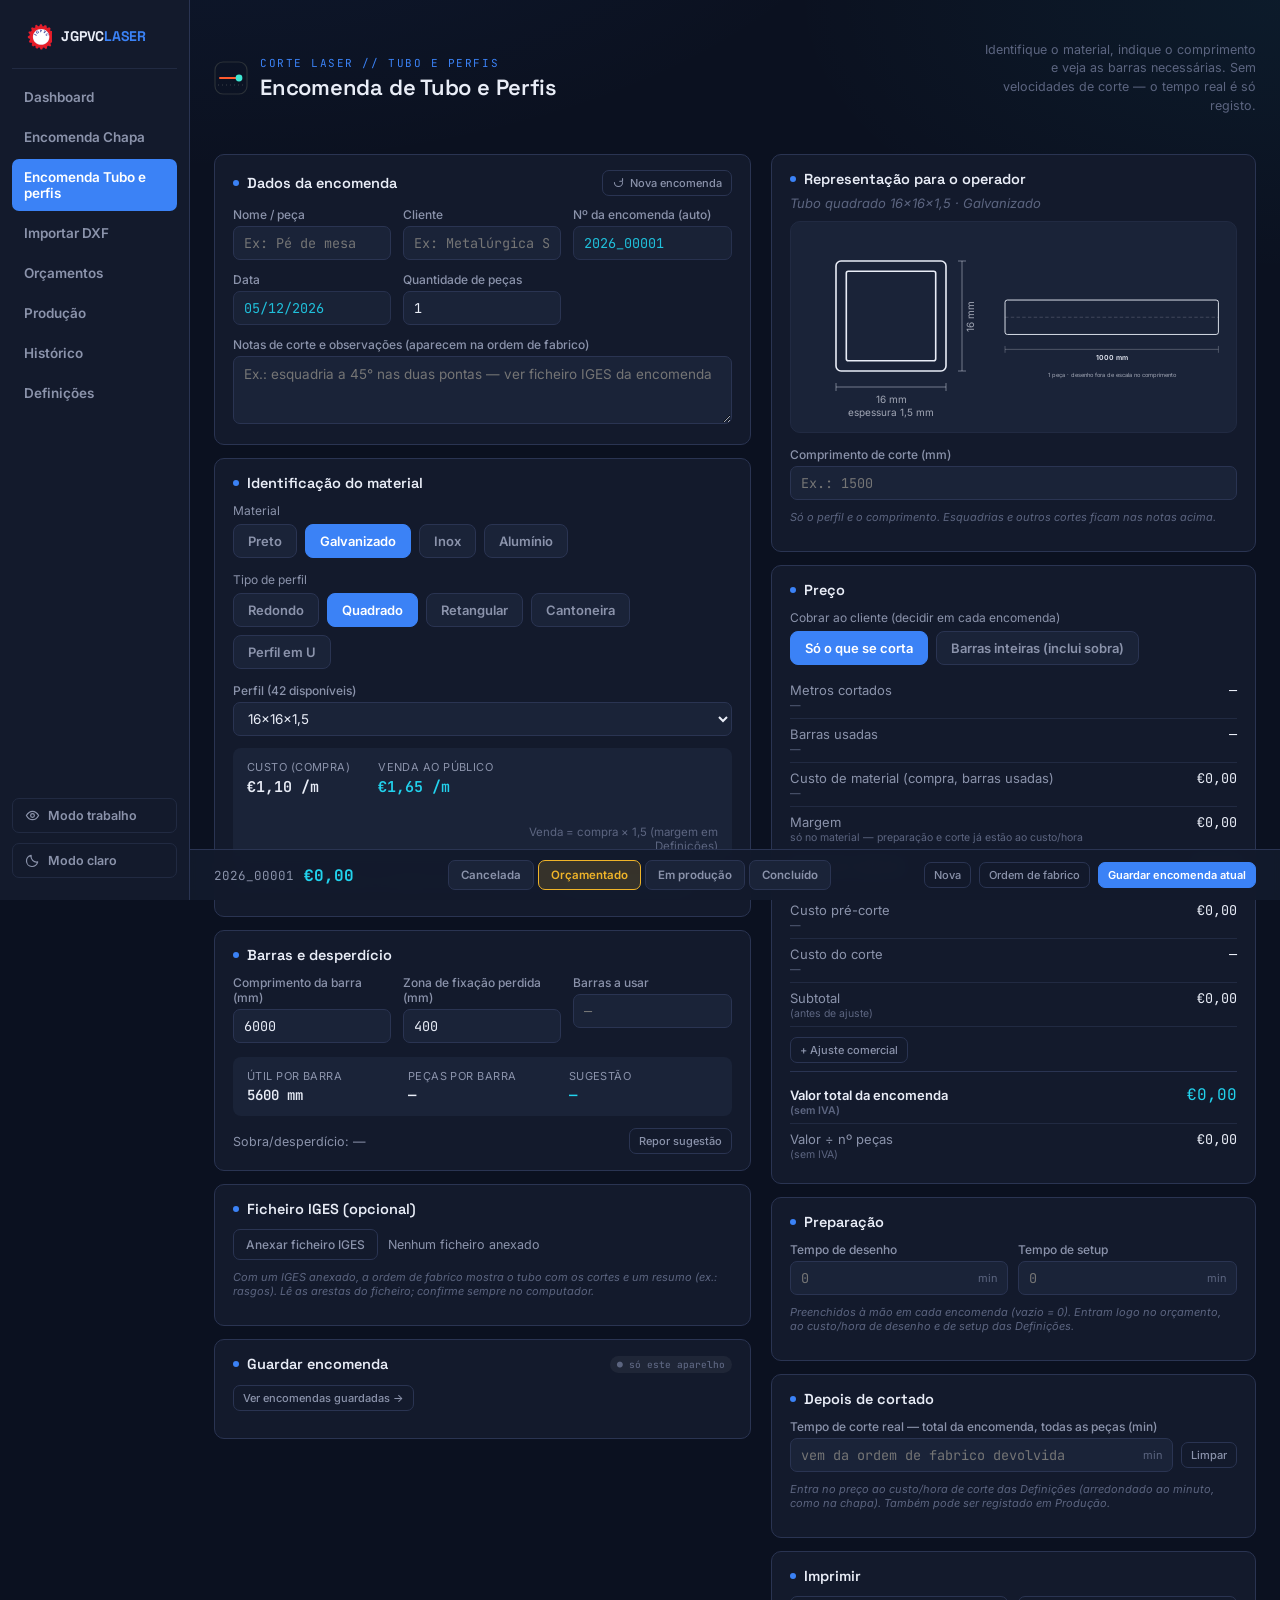
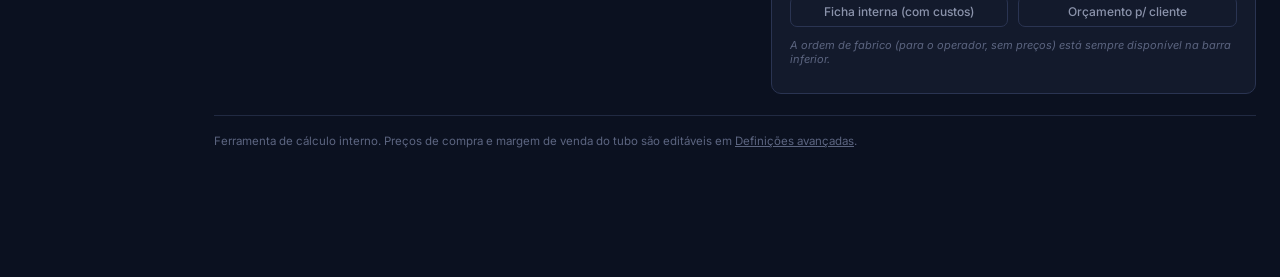
<file: tubo.html>
<!DOCTYPE html>
<html lang="pt-PT">
<head>
<meta charset="UTF-8">
<meta name="viewport" content="width=device-width, initial-scale=1.0, viewport-fit=cover">
<title>Encomenda Tubo e perfis — Custo de Corte Laser</title>
<link rel="manifest" href="manifest.json">
<meta name="theme-color" content="#111417">
<meta name="mobile-web-app-capable" content="yes">
<meta name="apple-mobile-web-app-capable" content="yes">
<meta name="apple-mobile-web-app-status-bar-style" content="black-translucent">
<meta name="apple-mobile-web-app-title" content="Custo Laser">
<link rel="apple-touch-icon" href="icon-192.png">
<link rel="icon" href="icon-192.png" type="image/png">
<link rel="preconnect" href="https://fonts.googleapis.com">
<link href="https://fonts.googleapis.com/css2?family=Space+Grotesk:wght@500;600;700&family=Inter:wght@400;500;600&family=JetBrains+Mono:wght@400;500;600;700&display=swap" rel="stylesheet">
<link rel="stylesheet" href="shared.css">
<script>document.documentElement.setAttribute('data-theme', localStorage.getItem('laser_theme')||'dark');</script>
<style>
  [hidden]{display:none !important;}
  .pill-row{display:flex; gap:8px; flex-wrap:wrap; margin-bottom:14px;}
  .pill{
    border:1px solid var(--border); background:var(--panel-2); color:var(--text-muted);
    padding:8px 14px; border-radius:8px; font:600 13px 'Inter',sans-serif; cursor:pointer;
  }
  .pill:hover{color:var(--text);}
  .pill.on{background:var(--accent); border-color:var(--accent); color:var(--on-accent);}
  .price-strip{display:flex; gap:28px; flex-wrap:wrap; background:var(--panel-2); border-radius:8px; padding:12px 14px;}
  .price-strip .k{font-size:11px; color:var(--text-muted); text-transform:uppercase; letter-spacing:.04em;}
  .price-strip .v{font:600 15px 'JetBrains Mono',monospace; margin-top:3px;}
  .note-warn{background:rgba(240,180,41,0.1); border:1px solid rgba(240,180,41,0.45); color:#f0b429; border-radius:8px; padding:10px 14px; font-size:12.5px; line-height:1.5;}
  :root[data-theme="light"] .note-warn{color:#8a5a00;}
  .stat-strip{display:grid; grid-template-columns:repeat(3, minmax(0,1fr)); gap:12px; background:var(--panel-2); border-radius:8px; padding:12px 14px;}
  .stat-strip .k{font-size:11px; color:var(--text-muted); text-transform:uppercase; letter-spacing:.04em;}
  .stat-strip .v{font:600 14px 'JetBrains Mono',monospace; margin-top:3px;}
  .draw-wrap{background:var(--panel-2); border:1px solid var(--border-soft); border-radius:10px; padding:10px; display:flex; align-items:center; gap:6px; overflow:hidden; color:var(--text);}
  .draw-wrap svg{flex:none; max-width:100%;}
  .field-row3b{display:grid; grid-template-columns:repeat(3, minmax(0,1fr)); gap:12px;}
</style>
</head>
<body>
<a href="#main" class="skip-link">Saltar para o conteúdo</a>
<div class="loading-veil" id="loadingVeil"><div class="lv-inner"><span class="lv-spin"></span>A carregar perfis e definições…</div></div>

<div class="wrap">

    <nav class="pagenav">
      <div class="nav-brand"><img src="logo-mark.svg" alt="" class="nav-logo"><span class="nav-name">JGPVC<em>LASER</em></span></div>
      <a href="dashboard.html">Dashboard</a>
      <a href="index.html">Encomenda Chapa</a>
      <a href="tubo.html" class="active">Encomenda Tubo e perfis</a>
      <a href="importar-dxf.html">Importar DXF</a>
      <a href="orcamentos.html">Orçamentos</a>
      <a href="producao.html">Produção</a>
      <a href="encomendas.html">Histórico</a>
      <a href="definicoes.html">Definições</a>
      <button class="nav-theme-toggle" id="themeToggleBtn" type="button" title="Alternar modo claro/escuro">
        <svg class="icon-moon" width="15" height="15" viewBox="0 0 16 16" fill="none"><path d="M13.5 9.5A6 6 0 016.5 2.5a6 6 0 106.999 7z" stroke="currentColor" stroke-width="1.3" stroke-linejoin="round"/></svg>
        <svg class="icon-sun" width="15" height="15" viewBox="0 0 16 16" fill="none"><circle cx="8" cy="8" r="3" stroke="currentColor" stroke-width="1.3"/><path d="M8 1v1.6M8 13.4V15M15 8h-1.6M2.6 8H1M12.7 3.3l-1.1 1.1M4.4 11.6l-1.1 1.1M12.7 12.7l-1.1-1.1M4.4 4.4L3.3 3.3" stroke="currentColor" stroke-width="1.3" stroke-linecap="round"/></svg>
        <span id="themeToggleLabel">Modo claro</span>
      </button>
    </nav>

  <header class="top">
    <div class="top-row">
      <div class="brand">
        <svg width="34" height="34" viewBox="0 0 34 34" fill="none">
          <rect x="1" y="1" width="32" height="32" rx="8" stroke="#2b3138" stroke-width="1.2"/>
          <line x1="6" y1="17" x2="22" y2="17" stroke="#ff5a2e" stroke-width="2" stroke-linecap="round"/>
          <circle cx="25" cy="17" r="3.4" fill="#3fe8d4"/>
          <path d="M4 24L30 24" stroke="#3a4149" stroke-width="1" stroke-dasharray="1 3"/>
        </svg>
        <div class="brand-text">
          <p class="eyebrow">Corte Laser // Tubo e perfis</p>
          <h1>Encomenda de Tubo e Perfis</h1>
        </div>
      </div>
      <p class="top-note">Identifique o material, indique o comprimento e veja as barras necessárias. Sem velocidades de corte — o tempo real é só registo.</p>
    </div>
  </header>

  <main class="layout" id="main">

    <!-- ESQUERDA: DADOS -->
    <section class="col">

      <div class="card">
        <h2 class="card-title with-action">
          <span class="title-left"><span class="dot"></span>Dados da encomenda</span>
          <button class="ghost-btn sm" id="newOrderBtn" type="button"><svg class="btn-icon" viewBox="0 0 16 16"><path d="M13 8A5 5 0 113 8" stroke="currentColor" stroke-width="1.3" fill="none" stroke-linecap="round"/><path d="M13 3v3.5H9.5" stroke="currentColor" stroke-width="1.3" fill="none" stroke-linecap="round" stroke-linejoin="round"/></svg>Nova encomenda</button>
        </h2>
        <div class="field-row3b" style="margin-bottom:12px;">
          <div class="field" style="margin-bottom:0;"><label for="orderName">Nome / peça</label><input type="text" id="orderName" placeholder="Ex: Pé de mesa"></div>
          <div class="field" style="margin-bottom:0;">
            <label for="clientName">Cliente</label>
            <div class="autocomplete-wrap">
              <input type="text" id="clientName" placeholder="Ex: Metalúrgica Silva, Lda." autocomplete="off">
              <div class="autocomplete-list" id="clientSuggestions" hidden></div>
            </div>
          </div>
          <div class="field" style="margin-bottom:0;"><label for="orderNumberPreview">Nº da encomenda (auto)</label><input type="text" id="orderNumberPreview" readonly></div>
        </div>
        <div class="field-row3b" style="margin-bottom:12px;">
          <div class="field" style="margin-bottom:0;"><label for="orderDatePreview">Data</label><input type="text" id="orderDatePreview" readonly class="mono"></div>
          <div class="field" style="margin-bottom:0;"><label for="qtyInput">Quantidade de peças</label><input type="number" id="qtyInput" value="1" min="1" step="1"></div>
        </div>
        <div class="field" style="margin-bottom:0;">
          <label for="orderComments">Notas de corte e observações (aparecem na ordem de fabrico)</label>
          <textarea id="orderComments" rows="3" placeholder="Ex.: esquadria a 45° nas duas pontas — ver ficheiro IGES da encomenda" style="width:100%; resize:vertical; background:var(--panel-2); border:1px solid var(--border); color:var(--text); padding:9px 10px; border-radius:7px; font-family:'Inter',sans-serif; font-size:13.5px; outline:none;"></textarea>
        </div>
      </div>

      <div class="card">
        <h2 class="card-title"><span class="dot"></span>Identificação do material</h2>

        <label class="lbl-block" style="display:block; font-size:12px; color:var(--text-muted); margin-bottom:6px;">Material</label>
        <div class="pill-row" id="matPills"></div>

        <label class="lbl-block" style="display:block; font-size:12px; color:var(--text-muted); margin-bottom:6px;">Tipo de perfil</label>
        <div class="pill-row" id="shapePills"></div>

        <div class="field" style="margin-bottom:12px;">
          <label for="tubeProfileSelect" id="tubeProfileLabel">Perfil</label>
          <select id="tubeProfileSelect"></select>
        </div>
        <div class="field-row3b" id="customDims" hidden style="margin-bottom:12px;">
          <div class="field" style="margin-bottom:0;"><label for="customW">Largura / Ø (mm)</label><input type="number" id="customW" min="0" step="0.1"></div>
          <div class="field" style="margin-bottom:0;"><label for="customH">Altura (mm)</label><input type="number" id="customH" min="0" step="0.1"></div>
          <div class="field" style="margin-bottom:0;"><label for="customT">Espessura (mm)</label><input type="number" id="customT" min="0" step="0.05"></div>
        </div>

        <div class="price-strip" id="priceStrip" hidden>
          <div><div class="k">Custo (compra)</div><div class="v" id="stripCost">—</div></div>
          <div><div class="k">Venda ao público</div><div class="v" id="stripSale" style="color:var(--readout);">—</div></div>
          <div style="margin-left:auto; align-self:center; font-size:11.5px; color:var(--text-dim); max-width:220px; text-align:right;" id="stripNote"></div>
        </div>
        <div class="note-warn" id="noPriceNote" hidden></div>
        <p class="save-hint" style="margin-top:10px;">Perfis, preços de compra e a margem de venda definem-se em <a href="definicoes.html" style="color:var(--readout);">Definições avançadas</a>.</p>
      </div>

      <div class="card">
        <h2 class="card-title"><span class="dot"></span>Barras e desperdício</h2>
        <div class="field-row3b" style="margin-bottom:14px;">
          <div class="field" style="margin-bottom:0;"><label for="barLengthInput">Comprimento da barra (mm)</label><input type="number" id="barLengthInput" min="0" step="100"></div>
          <div class="field" style="margin-bottom:0;"><label for="clampInput">Zona de fixação perdida (mm)</label><input type="number" id="clampInput" min="0" step="10"></div>
          <div class="field" style="margin-bottom:0;"><label for="barsInput">Barras a usar</label><input type="number" id="barsInput" min="0" step="1"></div>
        </div>
        <div class="stat-strip">
          <div><div class="k">Útil por barra</div><div class="v" id="statUsable">—</div></div>
          <div><div class="k">Peças por barra</div><div class="v" id="statPpb">—</div></div>
          <div><div class="k">Sugestão</div><div class="v" id="statSuggest" style="color:var(--readout);">—</div></div>
        </div>
        <div class="note-warn" id="barsWarn" hidden style="margin-top:12px;"></div>
        <div style="display:flex; justify-content:space-between; align-items:center; margin-top:12px; font-size:12.5px; color:var(--text-muted); gap:10px;">
          <span id="wasteLine">—</span>
          <button class="ghost-btn sm" id="resetBarsBtn" type="button">Repor sugestão</button>
        </div>
      </div>

      <div class="card">
        <h2 class="card-title"><span class="dot"></span>Ficheiro IGES (opcional)</h2>
        <div style="display:flex; align-items:center; gap:10px; flex-wrap:wrap;">
          <button class="ghost-btn" id="igesPickBtn" type="button">Anexar ficheiro IGES</button>
          <button class="ghost-btn sm" id="igesRemoveBtn" type="button" hidden>Remover</button>
          <span id="igesName" style="font-size:12.5px; color:var(--text-muted);">Nenhum ficheiro anexado</span>
          <input type="file" id="igesFileInput" accept=".igs,.iges,.IGS,.IGES" style="display:none;">
        </div>
        <div id="igesInfo" hidden style="margin-top:12px;">
          <div class="stat-strip" style="grid-template-columns:repeat(2, minmax(0,1fr));">
            <div><div class="k">Comprimento no ficheiro</div><div class="v" id="igesLen">—</div></div>
            <div><div class="k">Secção no ficheiro</div><div class="v" id="igesSection">—</div></div>
          </div>
          <div class="note-warn" id="igesWarn" hidden style="margin-top:10px;"></div>
          <div id="igesSummary" style="margin-top:10px; font-size:13px; line-height:1.55;"></div>
          <div class="draw-wrap" id="igesPreview" style="margin-top:10px; display:block;"></div>
        </div>
        <p class="save-hint" id="igesHint" style="margin-top:10px;">Com um IGES anexado, a ordem de fabrico mostra o tubo com os cortes e um resumo (ex.: rasgos). Lê as arestas do ficheiro; confirme sempre no computador.</p>
      </div>

      <div class="card">
        <h2 class="card-title"><span class="dot"></span>Guardar encomenda <span class="conn-badge" id="connBadge" style="margin-left:auto;"></span></h2>
        <p class="save-hint" id="editingNote" hidden style="color:var(--accent); margin-bottom:10px;"></p>
        <p class="save-hint" id="priceChangeNote" hidden style="color:#e08a1e; margin-bottom:10px; font-weight:500;"></p>
        <div class="mat-actions">
          <button class="ghost-btn" id="saveOrderBtn" type="button" hidden><span id="saveOrderBtnLabel">Guardar encomenda atual</span></button>
          <a class="ghost-btn sm" href="encomendas.html" style="text-decoration:none;">Ver encomendas guardadas →</a>
        </div>
        <p class="save-hint" id="saveOrderHint"></p>
        <div class="next-steps" id="nextSteps" hidden>
          <div class="ns-head"><span id="nextStepsMsg"></span><button type="button" class="ns-close" id="nsClose" title="Fechar" aria-label="Fechar">✕</button></div>
          <div class="ns-actions">
            <button class="ghost-btn sm" id="nsPrintOperator" type="button">Ordem de fabrico</button>
            <button class="ghost-btn sm" id="nsPrintQuote" type="button">Orçamento</button>
            <button class="ghost-btn sm" id="nsNew" type="button">Nova encomenda</button>
          </div>
        </div>
      </div>

    </section>

    <!-- DIREITA: DESENHO E PREÇO -->
    <section class="col">

      <div class="card">
        <h2 class="card-title"><span class="dot"></span>Representação para o operador</h2>
        <p class="save-hint" id="tubeTitle" style="margin:-4px 0 10px; font-size:13px;">—</p>
        <div class="draw-wrap" id="profileDrawing"><span class="save-hint" style="margin:6px;">Escolha o perfil e indique o comprimento.</span></div>
        <div class="field" style="margin:14px 0 0;">
          <label for="lengthInput">Comprimento de corte (mm)</label>
          <input type="number" id="lengthInput" min="0" step="1" placeholder="Ex.: 1500">
        </div>
        <p class="save-hint" style="margin-top:10px;">Só o perfil e o comprimento. Esquadrias e outros cortes ficam nas notas acima.</p>
      </div>

      <div class="card">
        <h2 class="card-title"><span class="dot"></span>Preço <small id="costFinalBadge" style="margin-left:auto;"></small></h2>

        <div id="basisBox" hidden style="margin-bottom:10px;">
          <label class="lbl-block" style="display:block; font-size:12px; color:var(--text-muted); margin-bottom:6px;">Cobrar ao cliente (decidir em cada encomenda)</label>
          <div class="pill-row" id="basisPills" style="margin-bottom:6px;"></div>
        </div>

        <div class="field-row" id="manualBox" hidden>
          <div class="field"><label for="manualCostInput">Custo de compra (total, €)</label><input type="number" id="manualCostInput" min="0" step="0.5" placeholder="0,00"></div>
          <div class="field"><label for="manualSaleInput">Valor de venda (total, €)</label><input type="number" id="manualSaleInput" min="0" step="0.5" placeholder="0,00"></div>
        </div>

        <div class="breakdown-row"><span class="lbl">Metros cortados<small id="cutMetresSub">—</small></span><span class="val" id="valCutMetres">—</span></div>
        <div class="breakdown-row"><span class="lbl">Barras usadas<small id="barsSub">—</small></span><span class="val" id="valBarMetres">—</span></div>
        <div class="breakdown-row"><span class="lbl">Custo de material (compra, barras usadas)<small id="costSub">—</small></span><span class="val" id="costMaterial">€0,00</span></div>
        <div class="breakdown-row"><span class="lbl">Margem<small>só no material — preparação e corte já estão ao custo/hora</small></span><span class="val" id="marginValueShown">€0,00</span></div>
        <div class="breakdown-row"><span class="lbl">Venda do material<small id="saleMaterialSub">—</small></span><span class="val" id="saleMaterialValue">€0,00</span></div>
        <div class="breakdown-row"><span class="lbl">Custo pré-corte<small id="preCorteSub">—</small></span><span class="val" id="costPreCorte">€0,00</span></div>
        <div class="breakdown-row"><span class="lbl">Custo do corte<small id="cutTimeSub">—</small></span><span class="val" id="costCorte">—</span></div>
        <div class="breakdown-row"><span class="lbl">Subtotal <small>(antes de ajuste)</small></span><span class="val" id="subtotalValue">€0,00</span></div>

        <button class="ghost-btn sm" id="showAdjustmentBtn" type="button" style="margin:10px 0 4px;">+ Ajuste comercial</button>
        <div class="field" id="adjustmentFields" hidden style="margin:12px 0 4px;">
          <label for="adjustmentValueInput">Ajuste comercial (opcional — use valor negativo para desconto)</label>
          <div class="field-row" style="margin-bottom:0;">
            <div class="field" style="margin-bottom:0;">
              <div class="unit-suffix"><input type="number" id="adjustmentValueInput" step="0.5" placeholder="0,00"><span>€</span></div>
            </div>
            <div class="field" style="margin-bottom:0;">
              <select id="adjustmentReasonSelect">
                <option value="">Motivo do ajuste…</option>
                <option value="Pequena quantidade">Pequena quantidade</option>
                <option value="Urgência">Urgência</option>
                <option value="Cliente habitual">Cliente habitual</option>
                <option value="Concorrência">Concorrência</option>
                <option value="Complexidade">Complexidade</option>
                <option value="Desperdício de barra">Desperdício de barra</option>
                <option value="Quinagem">Quinagem</option>
                <option value="Outro">Outro</option>
              </select>
            </div>
          </div>
        </div>
        <div class="breakdown-row" id="adjustmentRow" hidden><span class="lbl">Ajuste comercial<small id="adjustmentSub">—</small></span><span class="val" id="adjustmentValueShown">€0,00</span></div>

        <div class="breakdown-row" style="border-top:1.5px solid var(--border); margin-top:4px; padding-top:12px;"><span class="lbl" style="font-weight:600; color:var(--text);">Valor total da encomenda <small>(sem IVA)<span id="totalQtyTag"></span></small></span><span class="val" id="totalValue" style="font-size:16px; color:var(--readout);">€0,00</span></div>
        <div class="breakdown-row"><span class="lbl">Valor ÷ nº peças <small>(sem IVA)</small></span><span class="val" id="avgPerPieceValue">€0,00</span></div>
      </div>

      <div class="card">
        <h2 class="card-title"><span class="dot"></span>Preparação</h2>
        <div class="field-row" style="margin-bottom:0;">
          <div class="field" style="margin-bottom:0;"><label for="designTimeInput">Tempo de desenho</label><div class="unit-suffix"><input type="number" id="designTimeInput" min="0" step="1" placeholder="0"><span>min</span></div></div>
          <div class="field" style="margin-bottom:0;"><label for="setupTimeInput">Tempo de setup</label><div class="unit-suffix"><input type="number" id="setupTimeInput" min="0" step="1" placeholder="0"><span>min</span></div></div>
        </div>
        <p class="save-hint" style="margin-top:10px;">Preenchidos à mão em cada encomenda (vazio = 0). Entram logo no orçamento, ao custo/hora de desenho e de setup das Definições.</p>
      </div>

      <div class="card">
        <h2 class="card-title"><span class="dot"></span>Depois de cortado</h2>
        <div class="field" style="margin-bottom:0;">
          <label for="realCuttingTimeInput">Tempo de corte real — total da encomenda, todas as peças (min)</label>
          <div style="display:flex; gap:8px; align-items:center;">
            <div class="unit-suffix" style="flex:1;"><input type="number" id="realCuttingTimeInput" min="0" step="0.1" placeholder="vem da ordem de fabrico devolvida"><span>min</span></div>
            <button class="ghost-btn sm" id="clearRealTimeBtn" type="button">Limpar</button>
          </div>
        </div>
        <p class="save-hint" style="margin-top:10px;">Entra no preço ao custo/hora de corte das Definições (arredondado ao minuto, como na chapa). Também pode ser registado em Produção.</p>
      </div>

      <div class="card">
        <h2 class="card-title"><span class="dot"></span>Imprimir</h2>
        <div class="print-btns">
          <button class="ghost-btn print-btn" id="printInternalBtn" type="button">Ficha interna (com custos)</button>
          <button class="ghost-btn print-btn" id="printQuoteBtn" type="button">Orçamento p/ cliente</button>
        </div>
        <p class="save-hint">A ordem de fabrico (para o operador, sem preços) está sempre disponível na barra inferior.</p>
        <p class="save-hint" id="printHint"></p>
      </div>

    </section>
  </main>

  <footer class="disclaimer">
    Ferramenta de cálculo interno. Preços de compra e margem de venda do tubo são editáveis em <a href="definicoes.html" style="color:var(--text-dim);">Definições avançadas</a>.
  </footer>

</div>

<div class="action-bar" id="actionBar">
  <div class="action-bar-inner">
    <div class="ab-status">
      <span class="dirty-dot" id="dirtyDot" hidden title="Tem alterações por gravar"></span>
      <span id="abOrderNum">—</span>
      <span class="ab-total" id="abTotal">€0,00</span>
    </div>
    <div class="state-picker ab-state" id="statePicker">
      <button type="button" data-state="cancelled">Cancelada</button>
      <button type="button" data-state="quote">Orçamentado</button>
      <button type="button" data-state="production">Em produção</button>
      <button type="button" data-state="done">Concluído</button>
    </div>
    <div class="ab-buttons">
      <button class="ghost-btn sm" id="barNewBtn" type="button">Nova</button>
      <button class="ghost-btn sm" id="barPrintOperatorBtn" type="button">Ordem de fabrico</button>
      <button class="ghost-btn sm accent" id="barSaveBtn" type="button"><span id="barSaveLabel">Guardar encomenda atual</span></button>
    </div>
  </div>
</div>

<div id="printSheet" class="print-sheet"></div>

<script src="shared.js"></script>
<script>
(function(){
  "use strict";
  const { fmtEUR, fmtNum, escapeHtml, searchKey, loadTubeProfiles, loadMachine, loadOrders, loadRemoteConfig,
    remoteLoadOrders, remoteInsertOrder, remoteUpdateFullOrder, computeNextOrderNumber,
    registerServiceWorker } = window.LC;

  const $ = id => document.getElementById(id);

  const MATS = [['preto','Preto'], ['galvanizado','Galvanizado'], ['inox','Inox'], ['aluminio','Alumínio']];
  const SHAPES = [['redondo','Redondo'], ['quadrado','Quadrado'], ['retangular','Retangular'], ['cantoneira','Cantoneira'], ['perfilu','Perfil em U']];
  const SHAPE_TITLE = { redondo:'Tubo redondo', quadrado:'Tubo quadrado', retangular:'Tubo retangular', cantoneira:'Cantoneira', perfilu:'Perfil em U' };
  const MAT_LABEL = { preto:'Preto', galvanizado:'Galvanizado', inox:'Inox', aluminio:'Alumínio' };
  const BASES = [['cut','Só o que se corta'], ['bars','Barras inteiras (inclui sobra)']];
  const CUSTOM_ID = '__custom';

  const state = {
    profiles: [],
    machine: Object.assign({}, window.LC.DEFAULT_MACHINE),
    orders: [],
    remote: { configured:false, url:'', key:'' },
    loadedOrderId: null,
    loadedOrderNumber: null,
    loadedOrderCreatedAt: null,
    loadedCostSnapshot: null,
    loadedClientRef: null,
    localFolder: { ready:false, handle:null },
    orderState: 'quote',
    wasQuoted: false,
    dirty: false,
    material: 'galvanizado',
    shape: 'quadrado',
    profileId: null,
    basis: 'cut',
    iges: null,
  };

  const orderNameInp = $('orderName'), clientNameInp = $('clientName');
  const orderCommentsInp = $('orderComments'), qtyInput = $('qtyInput'), lengthInput = $('lengthInput');
  const tubeProfileSelect = $('tubeProfileSelect');
  const customW = $('customW'), customH = $('customH'), customT = $('customT');
  const barLengthInput = $('barLengthInput'), clampInput = $('clampInput'), barsInput = $('barsInput');
  const manualCostInput = $('manualCostInput'), manualSaleInput = $('manualSaleInput');
  const realCuttingTimeInput = $('realCuttingTimeInput'), clearRealTimeBtn = $('clearRealTimeBtn');
  const designTimeInput = $('designTimeInput'), setupTimeInput = $('setupTimeInput');
  const adjustmentValueInput = $('adjustmentValueInput'), adjustmentReasonSelect = $('adjustmentReasonSelect');
  const showAdjustmentBtn = $('showAdjustmentBtn'), adjustmentFields = $('adjustmentFields');
  function revealAdjustment(){ adjustmentFields.hidden = false; showAdjustmentBtn.hidden = true; }
  function hideAdjustmentIfEmpty(){
    if(!adjustmentValueInput.value && !adjustmentReasonSelect.value){
      adjustmentFields.hidden = true; showAdjustmentBtn.hidden = false;
    }
  }
  showAdjustmentBtn.addEventListener('click', ()=>{ revealAdjustment(); adjustmentValueInput.focus(); });
  const saveOrderBtn = $('saveOrderBtn'), saveOrderHint = $('saveOrderHint');
  const statePicker = $('statePicker'), clientSuggestionsEl = $('clientSuggestions');
  const printHint = $('printHint'), printSheetEl = $('printSheet');

  const fmtC = n => String(n).replace('.', ',');
  const fmtThousands = n => Math.round(n).toLocaleString('pt-PT');

  /* ---------------------------------------------------------------- */
  /* PERFIL ESCOLHIDO                                                  */
  /* ---------------------------------------------------------------- */
  function profilesFor(material, shape){
    return state.profiles.filter(p=>p.material===material && p.shape===shape);
  }
  function getSelectedProfile(){
    if(state.profileId === CUSTOM_ID){
      const w = parseFloat(customW.value)||0, h = parseFloat(customH.value)||0;
      const t = parseFloat(customT.value)||null;
      const round = state.shape === 'redondo';
      if(w<=0) return null;
      const hh = round ? w : (h>0 ? h : w);
      const name = (round ? 'Ø' + fmtC(w) : fmtC(w) + 'x' + fmtC(hh)) + (t ? 'x' + fmtC(t) : '') + ' (à medida)';
      return { id:CUSTOM_ID, custom:true, material:state.material, shape:state.shape, name, w, h:hh, t, inch:false, costPerM:0 };
    }
    return profilesFor(state.material, state.shape).find(p=>p.id===state.profileId) || null;
  }
  function profileTitle(p){
    return p ? (SHAPE_TITLE[p.shape] + ' ' + p.name + ' · ' + MAT_LABEL[p.material]) : '—';
  }

  function renderPills(containerId, list, current, onPick){
    const box = $(containerId);
    box.innerHTML = '';
    list.forEach(([val,label])=>{
      const b = document.createElement('button');
      b.type = 'button';
      b.className = 'pill' + (val===current ? ' on' : '');
      b.textContent = label;
      b.addEventListener('click', ()=>{ onPick(val); markDirty(); });
      box.appendChild(b);
    });
  }

  function populateProfileSelect(keepId){
    const list = profilesFor(state.material, state.shape);
    tubeProfileSelect.innerHTML = '';
    list.forEach(p=>{
      const opt = document.createElement('option');
      opt.value = p.id;
      opt.textContent = p.name + (p.inch && p.w ? '  (' + fmtC(p.w) + ' mm)' : '') + (p.costPerM>0 ? '' : '  — sem preço');
      tubeProfileSelect.appendChild(opt);
    });
    const custom = document.createElement('option');
    custom.value = CUSTOM_ID; custom.textContent = 'À medida (indicar medidas)…';
    tubeProfileSelect.appendChild(custom);
    $('tubeProfileLabel').textContent = 'Perfil (' + list.length + ' disponíveis)';
    if(keepId && (keepId===CUSTOM_ID || list.some(p=>p.id===keepId))) state.profileId = keepId;
    else state.profileId = list.length ? list[0].id : CUSTOM_ID;
    tubeProfileSelect.value = state.profileId;
    $('customDims').hidden = state.profileId !== CUSTOM_ID;
  }

  function renderSelectors(keepId){
    renderPills('matPills', MATS, state.material, v=>{ state.material = v; renderSelectors(); recalcAndRender(); });
    renderPills('shapePills', SHAPES, state.shape, v=>{ state.shape = v; renderSelectors(); recalcAndRender(); });
    populateProfileSelect(keepId);
  }
  tubeProfileSelect.addEventListener('change', ()=>{
    state.profileId = tubeProfileSelect.value;
    $('customDims').hidden = state.profileId !== CUSTOM_ID;
    recalcAndRender();
  });

  /* ---------------------------------------------------------------- */
  /* CÁLCULO                                                           */
  /* ---------------------------------------------------------------- */
  function computeCost(){
    const profile = getSelectedProfile();
    const qty = Math.max(1, parseInt(qtyInput.value,10)||1);
    const lenMm = parseFloat(lengthInput.value)||0;
    if(!profile || lenMm <= 0) return { valid:false, profile, qty, lenMm };

    const barLenMm = parseFloat(barLengthInput.value)||0;
    const clampMm = parseFloat(clampInput.value)||0;
    const usableMm = Math.max(0, barLenMm - clampMm);
    const ppb = lenMm > 0 ? Math.floor(usableMm / lenMm) : 0;
    const suggestedBars = ppb > 0 ? Math.ceil(qty / ppb) : 0;
    const override = parseInt(barsInput.value,10);
    const bars = override > 0 ? override : suggestedBars;
    const cutMm = lenMm * qty;
    const barMm = bars * barLenMm;
    const capacity = bars * ppb;

    const priced = profile.costPerM > 0;
    const markup = state.machine.tubeMarkup || 1.5;
    let costVal, saleVal, salePerM = 0;
    if(priced){
      salePerM = profile.costPerM * markup;
      // o custo real é o das barras usadas; se a peça não couber na barra, usa o que se corta
      const costMm = barMm > 0 ? barMm : cutMm;
      costVal = profile.costPerM * costMm / 1000;
      const saleMm = (state.basis === 'bars' && barMm > 0) ? barMm : cutMm;
      saleVal = salePerM * saleMm / 1000;
    } else {
      costVal = parseFloat(manualCostInput.value) || 0;
      saleVal = parseFloat(manualSaleInput.value) || 0;
    }

    const realTimeRaw = realCuttingTimeInput.value.trim();
    const realTimeVal = parseFloat(realTimeRaw);
    const isFinalTime = realTimeRaw !== '' && Number.isFinite(realTimeVal) && realTimeVal >= 0;

    // Preparação (à mão) e corte (tempo real, arredondado ao minuto como na chapa) — ao custo/hora
    // das Definições, iguais no preço e no custo real (a margem fica só no material).
    const m = state.machine;
    const designTimeMin = Math.max(0, parseFloat(designTimeInput.value) || 0);
    const setupTimeMin = Math.max(0, parseFloat(setupTimeInput.value) || 0);
    const designCost = designTimeMin/60 * (m.designRate || 0);
    const setupCost = setupTimeMin/60 * (m.setupRate || 0);
    const preCorteCost = designCost + setupCost;
    const billedCuttingMin = isFinalTime ? window.LC.billedCutMinutes(realTimeVal, window.LC.roundCutEnabled(m)) : 0;
    const corteCost = billedCuttingMin/60 * (m.hourlyRate || 0);

    const subtotal = saleVal + preCorteCost + corteCost;
    const adjustmentValue = parseFloat(adjustmentValueInput.value) || 0;
    const totalCost = subtotal + adjustmentValue;
    const realCost = costVal + preCorteCost + corteCost;
    const marginValue = totalCost - realCost;
    const marginPct = realCost > 0 ? (marginValue/realCost)*100 : null;
    const avgPerPiece = totalCost / qty;

    return {
      valid:true, profile, qty, lenMm, priced, markup, salePerM,
      barLenMm, clampMm, usableMm, ppb, suggestedBars, bars, cutMm, barMm, capacity,
      cuttingTimeMin: isFinalTime ? realTimeVal : 0, billedCuttingMin, corteCost,
      designTimeMin, setupTimeMin, designCost, setupCost, preCorteCost,
      materialCostPerPiece: saleVal / qty,
      subtotal, adjustmentValue, adjustmentReason: adjustmentReasonSelect.value,
      totalCost, realCost, marginValue, marginPct, avgPerPiece, saleVal, costVal,
      isFinalDisplay: isFinalTime,
    };
  }

  /* ---------------------------------------------------------------- */
  /* DESENHO (secção + vista lateral)                                  */
  /* ---------------------------------------------------------------- */
  function drawingHTML(p, lenMm, qty, sectionOnly){
    if(!p || !(p.w>0)) return '';
    const round = p.shape === 'redondo';
    const isPath = p.shape === 'cantoneira' || p.shape === 'perfilu';
    const w = p.w, h = round ? p.w : (p.h || p.w);
    const k = 110 / Math.max(w, h);
    const ow = w*k, oh = h*k;
    const wallMm = p.t || Math.max(1.5, w*0.06);
    const wall = Math.max(5, wallMm*k);
    const cx = 90, cy = 84, ox = cx - ow/2, oy = cy - oh/2, oxr = ox + ow, oyb = oy + oh;
    const f = n => n.toFixed(1);
    const ink = 'stroke="currentColor" stroke-width="1.6" fill="none"';
    const dim = 'stroke="currentColor" stroke-opacity=".55" stroke-width="0.8"';
    const txt = 'font-size="10" font-family="Inter,sans-serif" fill="currentColor" fill-opacity=".65"';
    let s = '<svg width="190" height="190" viewBox="0 0 190 190">';
    if(round){
      s += '<circle cx="'+cx+'" cy="'+cy+'" r="'+f(ow/2)+'" '+ink+'/><circle cx="'+cx+'" cy="'+cy+'" r="'+f(Math.max(2, ow/2 - wall))+'" '+ink+'/>';
    } else if(p.shape === 'cantoneira'){
      s += '<path d="M '+f(ox)+' '+f(oy)+' L '+f(ox+wall)+' '+f(oy)+' L '+f(ox+wall)+' '+f(oyb-wall)+' L '+f(oxr)+' '+f(oyb-wall)+' L '+f(oxr)+' '+f(oyb)+' L '+f(ox)+' '+f(oyb)+' Z" '+ink+' stroke-linejoin="round"/>';
    } else if(p.shape === 'perfilu'){
      s += '<path d="M '+f(ox)+' '+f(oy)+' L '+f(ox+wall)+' '+f(oy)+' L '+f(ox+wall)+' '+f(oyb-wall)+' L '+f(oxr-wall)+' '+f(oyb-wall)+' L '+f(oxr-wall)+' '+f(oy)+' L '+f(oxr)+' '+f(oy)+' L '+f(oxr)+' '+f(oyb)+' L '+f(ox)+' '+f(oyb)+' Z" '+ink+' stroke-linejoin="round"/>';
    } else {
      s += '<rect x="'+f(ox)+'" y="'+f(oy)+'" width="'+f(ow)+'" height="'+f(oh)+'" rx="5" '+ink+'/>';
      s += '<rect x="'+f(ox+wall)+'" y="'+f(oy+wall)+'" width="'+f(Math.max(2,ow-2*wall))+'" height="'+f(Math.max(2,oh-2*wall))+'" rx="2" '+ink+'/>';
    }
    // cota inferior (largura)
    s += '<line x1="'+f(ox)+'" y1="'+f(oyb+16)+'" x2="'+f(oxr)+'" y2="'+f(oyb+16)+'" '+dim+'/>';
    s += '<line x1="'+f(ox)+'" y1="'+f(oyb+12)+'" x2="'+f(ox)+'" y2="'+f(oyb+20)+'" '+dim+'/><line x1="'+f(oxr)+'" y1="'+f(oyb+12)+'" x2="'+f(oxr)+'" y2="'+f(oyb+20)+'" '+dim+'/>';
    s += '<text x="'+cx+'" y="'+f(oyb+32)+'" text-anchor="middle" '+txt+'>'+(round ? 'Ø ' : '')+fmtC(w)+' mm</text>';
    if(!round){
      const rx = oxr + 16;
      s += '<line x1="'+f(rx)+'" y1="'+f(oy)+'" x2="'+f(rx)+'" y2="'+f(oyb)+'" '+dim+'/>';
      s += '<line x1="'+f(rx-4)+'" y1="'+f(oy)+'" x2="'+f(rx+4)+'" y2="'+f(oy)+'" '+dim+'/><line x1="'+f(rx-4)+'" y1="'+f(oyb)+'" x2="'+f(rx+4)+'" y2="'+f(oyb)+'" '+dim+'/>';
      s += '<text x="'+f(rx+12)+'" y="'+cy+'" transform="rotate(-90 '+f(rx+12)+' '+cy+')" text-anchor="middle" '+txt+'>'+fmtC(h)+' mm</text>';
    }
    if(p.t){ s += '<text x="'+cx+'" y="184" text-anchor="middle" '+txt+'>espessura '+fmtC(p.t)+' mm</text>'; }
    s += '</svg>';
    if(sectionOnly) return s;

    // vista lateral com o comprimento de corte
    const sideH = Math.max(22, Math.min(60, oh*0.55));
    const sy = 78 - sideH/2, dimY = 78 + sideH/2 + 26;
    let v = '<svg width="400" height="190" viewBox="0 0 400 190" style="flex:1; min-width:0;">';
    v += '<rect x="14" y="'+f(sy)+'" width="372" height="'+f(sideH)+'" rx="4" '+ink+'/>';
    v += '<line x1="14" y1="78" x2="386" y2="78" stroke="currentColor" stroke-opacity=".4" stroke-width="0.8" stroke-dasharray="6 4"/>';
    v += '<line x1="14" y1="'+f(dimY)+'" x2="386" y2="'+f(dimY)+'" '+dim+'/>';
    v += '<line x1="14" y1="'+f(dimY-6)+'" x2="14" y2="'+f(dimY+6)+'" '+dim+'/><line x1="386" y1="'+f(dimY-6)+'" x2="386" y2="'+f(dimY+6)+'" '+dim+'/>';
    v += '<text x="200" y="'+f(dimY+18)+'" text-anchor="middle" font-size="12" font-weight="600" font-family="Inter,sans-serif" fill="currentColor">'+fmtThousands(lenMm)+' mm</text>';
    v += '<text x="200" y="182" text-anchor="middle" '+txt+'>'+qty+(qty===1?' peça':' peças')+' · desenho fora de escala no comprimento</text>';
    v += '</svg>';
    return s + v;
  }

  // Desenho do IGES (tira + ampliação + resumo) vive no shared.js — também é usado na Produção.
  const { igesMainView, igesStripSVG, igesZoomRange, igesSummaryLines, igesBlockHTML } = window.LC;

  function renderIges(){
    const ig = state.iges;
    $('igesInfo').hidden = !ig;
    $('igesRemoveBtn').hidden = !ig;
    $('igesPickBtn').textContent = ig ? 'Trocar ficheiro IGES' : 'Anexar ficheiro IGES';
    $('igesName').textContent = ig ? (ig.name || 'IGES anexado') : 'Nenhum ficheiro anexado';
    if(!ig) return;
    $('igesLen').textContent = fmtThousands(ig.lengthMm) + ' mm';
    $('igesSection').textContent = fmtC(ig.sectionW) + ' × ' + fmtC(ig.sectionH) + ' mm';
    const warns = [];
    const lenVal = parseFloat(lengthInput.value) || 0;
    if(lenVal > 0 && Math.abs(lenVal - ig.lengthMm) > 1){
      warns.push('O IGES tem ' + fmtC(ig.lengthMm) + ' mm de comprimento, mas a encomenda indica ' + fmtC(lenVal) + ' mm.');
    }
    const p = getSelectedProfile();
    if(p && p.w > 0){
      const a = [p.w, p.shape==='redondo' ? p.w : (p.h || p.w)].sort((m,n)=>m-n);
      const b = [ig.sectionW, ig.sectionH].sort((m,n)=>m-n);
      if(Math.abs(a[0]-b[0]) > 1.5 || Math.abs(a[1]-b[1]) > 1.5){
        warns.push('A secção do IGES (' + fmtC(ig.sectionW) + ' × ' + fmtC(ig.sectionH) + ' mm) não corresponde ao perfil escolhido (' + fmtC(a[0]) + ' × ' + fmtC(a[1]) + ' mm).');
      }
    }
    const warnEl = $('igesWarn');
    warnEl.hidden = !warns.length;
    warnEl.innerHTML = warns.map(escapeHtml).join('<br>');
    $('igesSummary').innerHTML = igesSummaryLines(ig).map(l=>'<div>• ' + escapeHtml(l) + '</div>').join('') ||
      '<div style="color:var(--text-muted);">Sem rasgos detetados — o desenho mostra as arestas do ficheiro.</div>';
    const z = igesZoomRange(ig), mainView = igesMainView(ig);
    $('igesPreview').innerHTML = igesStripSVG(ig, mainView, 0, ig.lengthMm, 520, 90, z ? { zoomFrom:z.from, zoomTo:z.to } : {});
  }

  $('igesPickBtn').addEventListener('click', ()=> $('igesFileInput').click());
  $('igesRemoveBtn').addEventListener('click', ()=>{ state.iges = null; $('igesFileInput').value = ''; renderIges(); markDirty(); });
  $('igesFileInput').addEventListener('change', e=>{
    const file = e.target.files && e.target.files[0];
    if(!file) return;
    const hint = $('igesHint');
    const reader = new FileReader();
    reader.onload = ev => {
      try{
        const r = window.LC.parseIGES(String(ev.target.result));
        state.iges = Object.assign({ name: file.name }, r);
        hint.style.color = '';
        if(!(parseFloat(lengthInput.value) > 0)) lengthInput.value = state.iges.lengthMm;
        renderIges(); recalcAndRender(); markDirty();
      }catch(err){
        hint.style.color = 'var(--danger)';
        hint.textContent = 'Não foi possível ler este IGES: ' + err.message;
      }
    };
    reader.onerror = ()=>{ hint.style.color = 'var(--danger)'; hint.textContent = 'Não foi possível abrir o ficheiro.'; };
    reader.readAsText(file);
  });

  /* ---------------------------------------------------------------- */
  /* RENDER                                                            */
  /* ---------------------------------------------------------------- */
  function distributionText(qty, ppb, bars){
    if(ppb <= 0) return '';
    const needed = Math.ceil(qty / ppb);
    if(bars !== needed) return '';
    const full = Math.floor(qty / ppb), rem = qty - full*ppb;
    const parts = [];
    if(needed <= 4){
      for(let i=0;i<needed;i++){
        const n = (i < full) ? ppb : rem;
        parts.push((i+1) + '.ª barra: ' + n + (n===1?' peça':' peças'));
      }
      return parts.join(' · ');
    }
    return full + (full===1?' barra':' barras') + ' com ' + ppb + ' peças' + (rem ? ' + 1 barra com ' + rem + (rem===1?' peça':' peças') : '');
  }

  function recalcAndRender(){
    const profile = getSelectedProfile();
    const r = computeCost();
    renderIges();
    const qty = Math.max(1, parseInt(qtyInput.value,10)||1);
    const lenMm = parseFloat(lengthInput.value)||0;

    // faixa de preços do perfil e avisos
    const strip = $('priceStrip'), noPrice = $('noPriceNote');
    const markup = state.machine.tubeMarkup || 1.5;
    const priced = !!(profile && profile.costPerM > 0);
    strip.hidden = !priced;
    noPrice.hidden = !profile || priced;
    if(priced){
      $('stripCost').textContent = fmtEUR(profile.costPerM) + ' /m';
      $('stripSale').textContent = fmtEUR(profile.costPerM * markup) + ' /m';
      $('stripNote').textContent = 'Venda = compra × ' + fmtC(markup) + ' (margem em Definições)';
    } else if(profile){
      noPrice.textContent = profile.custom
        ? 'Perfil à medida — indique o custo de compra e o valor de venda no cartão "Preço".'
        : 'Este perfil não tem preço de compra na tabela. Indique o custo de compra e o valor de venda no cartão "Preço" (ou preencha o preço em Definições).';
    }
    $('manualBox').hidden = !profile || priced;
    $('basisBox').hidden = !priced;
    renderPills('basisPills', BASES, state.basis, v=>{ state.basis = v; recalcAndRender(); });

    $('tubeTitle').textContent = profileTitle(profile) + (profile && profile.t && !profile.inch ? '' : '');
    $('profileDrawing').innerHTML = (profile && profile.w>0) ? drawingHTML(profile, lenMm || 1000, qty) : '<span class="save-hint" style="margin:6px;">Escolha o perfil e indique o comprimento.</span>';

    // barras
    const barLenMm = parseFloat(barLengthInput.value)||0, clampMm = parseFloat(clampInput.value)||0;
    const usable = Math.max(0, barLenMm - clampMm);
    const ppb = lenMm > 0 ? Math.floor(usable / lenMm) : 0;
    const suggested = ppb > 0 ? Math.ceil(qty / ppb) : 0;
    barsInput.placeholder = suggested > 0 ? String(suggested) : '—';
    $('statUsable').textContent = fmtThousands(usable) + ' mm';
    $('statPpb').textContent = ppb > 0 ? ppb + (ppb===1?' peça':' peças') : '—';
    $('statSuggest').textContent = suggested > 0 ? suggested + (suggested===1?' barra':' barras') : '—';
    const warn = $('barsWarn');
    const ov = parseInt(barsInput.value,10);
    const bars = ov > 0 ? ov : suggested;
    if(lenMm > 0 && ppb === 0){
      warn.hidden = false;
      warn.textContent = 'O comprimento de corte (' + fmtThousands(lenMm) + ' mm) é maior que o útil da barra (' + fmtThousands(usable) + ' mm). Não cabe nenhuma peça por barra.';
    } else if(ppb > 0 && bars*ppb < qty){
      warn.hidden = false;
      warn.textContent = 'Com ' + bars + (bars===1?' barra':' barras') + ' só dá para ' + (bars*ppb) + ' das ' + qty + ' peças.';
    } else { warn.hidden = true; }
    const wasteMm = Math.max(0, bars*barLenMm - lenMm*qty);
    $('wasteLine').textContent = (bars > 0 && lenMm > 0)
      ? 'Sobra/desperdício: ' + fmtThousands(wasteMm) + ' mm (' + Math.round(wasteMm/(bars*barLenMm)*100) + '% das barras usadas)'
      : 'Sobra/desperdício: —';

    if(!r.valid){
      ['costMaterial','marginValueShown','subtotalValue','totalValue','avgPerPieceValue','saleMaterialValue','costPreCorte'].forEach(id=>$(id).textContent = fmtEUR(0));
      ['valCutMetres','valBarMetres','costCorte'].forEach(id=>$(id).textContent = '—');
      ['cutMetresSub','barsSub','costSub','saleMaterialSub','preCorteSub','cutTimeSub'].forEach(id=>$(id).textContent = '—');
      $('adjustmentRow').hidden = true;
      $('totalQtyTag').textContent = '';
      $('costFinalBadge').textContent = '';
      $('abTotal').textContent = fmtEUR(0);
      $('abOrderNum').textContent = ($('orderNumberPreview').value || '—') + (orderNameInp.value.trim() ? ' · ' + orderNameInp.value.trim() : '');
      return;
    }

    $('valCutMetres').textContent = fmtNum(r.cutMm/1000,2) + ' m';
    $('cutMetresSub').textContent = fmtThousands(r.lenMm) + ' mm × ' + r.qty + (r.qty===1?' peça':' peças');
    $('valBarMetres').textContent = fmtNum(r.barMm/1000,2) + ' m';
    $('barsSub').textContent = r.bars + (r.bars===1?' barra':' barras') + ' × ' + fmtThousands(r.barLenMm) + ' mm';
    $('costMaterial').textContent = fmtEUR(r.costVal);
    $('costSub').textContent = r.priced ? (fmtEUR(r.profile.costPerM) + '/m') : 'indicado à mão';
    $('marginValueShown').textContent = fmtEUR(r.marginValue) + (r.marginPct!=null ? ' · ' + fmtNum(r.marginPct,0) + '%' : '');
    $('saleMaterialValue').textContent = fmtEUR(r.saleVal);
    $('saleMaterialSub').textContent = r.priced ? 'compra × ' + fmtC(r.markup) : 'indicado à mão';
    const fmtMinShort = v => fmtNum(v, Number.isInteger(v) ? 0 : 1);
    $('preCorteSub').textContent = 'Desenho ' + fmtMinShort(r.designTimeMin) + ' min (' + fmtEUR(r.designCost) + ') + Setup ' + fmtMinShort(r.setupTimeMin) + ' min (' + fmtEUR(r.setupCost) + ')';
    $('costPreCorte').textContent = fmtEUR(r.preCorteCost);
    $('cutTimeSub').textContent = r.isFinalDisplay
      ? fmtNum(r.cuttingTimeMin, 1) + ' min no total (tempo real)' + window.LC.billedNote(r.cuttingTimeMin, r.billedCuttingMin)
      : 'por registar — entra quando houver tempo real';
    $('costCorte').textContent = r.isFinalDisplay ? fmtEUR(r.corteCost) : '—';
    $('subtotalValue').textContent = fmtEUR(r.subtotal);

    if(r.adjustmentValue){
      $('adjustmentRow').hidden = false;
      $('adjustmentValueShown').textContent = (r.adjustmentValue>0?'+':'') + fmtEUR(r.adjustmentValue);
      $('adjustmentValueShown').style.color = r.adjustmentValue<0 ? 'var(--danger)' : 'var(--readout)';
      $('adjustmentSub').textContent = r.adjustmentReason || 'sem motivo indicado';
    } else {
      $('adjustmentRow').hidden = true;
    }

    $('totalValue').textContent = fmtEUR(r.totalCost);
    $('abTotal').textContent = fmtEUR(r.totalCost);
    $('abOrderNum').textContent = ($('orderNumberPreview').value || '—') + (orderNameInp.value.trim() ? ' · ' + orderNameInp.value.trim() : '');
    $('totalQtyTag').textContent = ' — ' + r.qty + (r.qty===1 ? ' peça' : ' peças');
    $('avgPerPieceValue').textContent = fmtEUR(r.avgPerPiece);

    if(r.isFinalDisplay){
      $('costFinalBadge').textContent = '(FINAL — tempo de corte real registado)';
      $('costFinalBadge').style.color = 'var(--readout)';
    } else {
      $('costFinalBadge').textContent = '';
    }
  }

  /* ---------------------------------------------------------------- */
  /* ALTERAÇÕES POR GRAVAR                                             */
  /* ---------------------------------------------------------------- */
  function markDirty(){ if(!state.dirty){ state.dirty = true; updateEditingUI(); } }
  function markClean(){ state.dirty = false; updateEditingUI(); }
  document.addEventListener('input', e=>{ if(e.target.closest('.layout')) markDirty(); });
  document.addEventListener('change', e=>{ if(e.target.closest('.layout')) markDirty(); });
  window.addEventListener('beforeunload', e=>{
    if(state.dirty && orderNameInp.value.trim()){ e.preventDefault(); e.returnValue = ''; }
  });

  function updateEditingUI(){
    const note = $('editingNote'), label = $('saveOrderBtnLabel');
    if(state.loadedOrderId){
      note.hidden = false;
      note.textContent = 'A editar a encomenda ' + (state.loadedOrderNumber||'') + ' — gravar vai atualizar esta mesma encomenda, não criar uma nova.';
      label.textContent = 'Atualizar encomenda ' + (state.loadedOrderNumber||'');
    } else {
      note.hidden = true;
      label.textContent = 'Guardar encomenda atual';
    }
    $('dirtyDot').hidden = !state.dirty;
    $('barSaveLabel').textContent = label.textContent;
  }

  /* ---------------------------------------------------------------- */
  /* SUGESTÕES DE CLIENTE                                              */
  /* ---------------------------------------------------------------- */
  let suggestIndex = -1;
  function knownClients(){ return window.LC.knownClients(state.orders); }
  function hideClientSuggestions(){ clientSuggestionsEl.hidden = true; clientSuggestionsEl.innerHTML = ''; suggestIndex = -1; }
  function renderClientSuggestions(){
    const q = searchKey(clientNameInp.value.trim());
    if(!q){ hideClientSuggestions(); return; }
    const matches = knownClients().filter(n=>{ const ln=searchKey(n); return ln.includes(q) && ln!==q; }).slice(0,6);
    if(!matches.length){ hideClientSuggestions(); return; }
    clientSuggestionsEl.innerHTML = matches.map(n=>{
      const idx = searchKey(n).indexOf(q);
      const html = escapeHtml(n.slice(0,idx)) + '<mark>' + escapeHtml(n.slice(idx, idx+q.length)) + '</mark>' + escapeHtml(n.slice(idx+q.length));
      return '<button type="button" class="autocomplete-item" data-name="'+escapeHtml(n)+'">'+html+'</button>';
    }).join('');
    clientSuggestionsEl.hidden = false;
    suggestIndex = -1;
    clientSuggestionsEl.querySelectorAll('.autocomplete-item').forEach(b=>{
      b.addEventListener('mousedown', e=>{
        e.preventDefault();
        clientNameInp.value = b.getAttribute('data-name');
        hideClientSuggestions();
      });
    });
  }
  function moveSuggestion(d){
    const items = clientSuggestionsEl.querySelectorAll('.autocomplete-item');
    if(!items.length) return;
    suggestIndex = (suggestIndex + d + items.length) % items.length;
    items.forEach((it,i)=> it.classList.toggle('active', i===suggestIndex));
  }
  clientNameInp.addEventListener('input', renderClientSuggestions);
  clientNameInp.addEventListener('focus', renderClientSuggestions);
  clientNameInp.addEventListener('blur', ()=> setTimeout(hideClientSuggestions, 120));
  clientNameInp.addEventListener('keydown', e=>{
    if(clientSuggestionsEl.hidden) return;
    if(e.key==='ArrowDown'){ e.preventDefault(); moveSuggestion(1); }
    else if(e.key==='ArrowUp'){ e.preventDefault(); moveSuggestion(-1); }
    else if(e.key==='Enter' && suggestIndex>=0){
      e.preventDefault();
      const it = clientSuggestionsEl.querySelectorAll('.autocomplete-item')[suggestIndex];
      if(it){ clientNameInp.value = it.getAttribute('data-name'); hideClientSuggestions(); }
    } else if(e.key==='Escape'){ hideClientSuggestions(); }
  });

  /* ---------------------------------------------------------------- */
  /* ESTADO DA ORDEM                                                   */
  /* ---------------------------------------------------------------- */
  const STATE_CLASS = { quote:'sel-quote', production:'sel-production', done:'sel-done', cancelled:'sel-cancelled' };
  function applyOrderStateUI(){
    statePicker.querySelectorAll('button').forEach(b=>{
      b.className = '';
      if(b.getAttribute('data-state') === state.orderState) b.classList.add(STATE_CLASS[state.orderState]);
    });
  }
  statePicker.querySelectorAll('button').forEach(b=>{
    b.addEventListener('click', async ()=>{
      const next = b.getAttribute('data-state');
      if(next === 'cancelled' && state.orderState !== 'cancelled'){
        if(!(await window.LC.showConfirm('Marcar esta encomenda como cancelada?\n\nFica registada no histórico com o mesmo número, mas deixa de contar em faturação, orçamentos pendentes e totais.', {danger:true}))) return;
      }
      state.orderState = next;
      if(next === 'quote') state.wasQuoted = true;  // marca permanente, para a taxa de conversão
      applyOrderStateUI();
      markDirty();
    });
  });

  /* ---------------------------------------------------------------- */
  /* LISTENERS DE RECÁLCULO                                            */
  /* ---------------------------------------------------------------- */
  [adjustmentReasonSelect].forEach(el=> el.addEventListener('change', recalcAndRender));
  [qtyInput, lengthInput, customW, customH, customT, barLengthInput, clampInput, barsInput,
   manualCostInput, manualSaleInput, realCuttingTimeInput, designTimeInput, setupTimeInput, adjustmentValueInput, orderNameInp].forEach(el=> el.addEventListener('input', recalcAndRender));
  clearRealTimeBtn.addEventListener('click', ()=>{ realCuttingTimeInput.value=''; recalcAndRender(); markDirty(); });
  $('resetBarsBtn').addEventListener('click', ()=>{ barsInput.value=''; recalcAndRender(); markDirty(); });

  /* ---------------------------------------------------------------- */
  /* IMPRESSÃO                                                         */
  /* ---------------------------------------------------------------- */
  const originalDocTitle = document.title;
  function sanitizeFileNamePart(s){ return String(s||'').trim().replace(/[\\/:*?"<>|]+/g,'_'); }
  function pRow(label, value){
    return '<div class="p-row"><span class="p-label">'+label+'</span><span class="p-value">'+value+'</span></div>';
  }

  function printSheetHTML(mode){
    const r = computeCost();
    const orderName = escapeHtml(orderNameInp.value.trim() || '—');
    const client = escapeHtml(clientNameInp.value.trim() || '—');
    const qty = Math.max(1, parseInt(qtyInput.value,10)||1);
    const now = new Date();
    const dateStr = now.toLocaleDateString('pt-PT') + ' ' + now.toLocaleTimeString('pt-PT',{hour:'2-digit',minute:'2-digit'});
    const titles = { internal:'Ficha Interna — Custos (Tubo e perfis)', quote:'Orçamento', operator:'Ordem de Fabrico — Corte de Tubo' };
    const title = r.valid ? profileTitle(r.profile) : '—';

    let html = '<div class="p-logo"><img src="logo.svg" alt="Serralharia José Gabriel P. V. do Couto"></div>';
    html += '<div class="p-title">' + (titles[mode]||titles.operator) + '</div>';
    html += '<div class="p-meta">Gerado em ' + dateStr + '</div>';

    if(mode==='quote'){
      html += '<div class="p-section">';
      html += pRow('Cliente', client);
      html += pRow('Nº da encomenda', $('orderNumberPreview').value || '—');
      html += pRow('Data', now.toLocaleDateString('pt-PT'));
      html += pRow('Peça', orderName);
      html += pRow('Material', escapeHtml(title));
      html += pRow('Comprimento por peça', r.valid ? fmtThousands(r.lenMm) + ' mm' : '—');
      html += pRow('Quantidade', qty);
      html += '</div>';
      html += '<div class="p-totals">';
      html += '<div class="p-total-item p-total-main"><span>Total (' + qty + (qty===1?' peça':' peças') + ') — sem IVA</span><strong>' + (r.valid?fmtEUR(r.totalCost):'—') + '</strong></div>';
      html += '<div class="p-total-item"><span>Preço por peça — sem IVA</span><strong>' + (r.valid?fmtEUR(r.avgPerPiece):'—') + '</strong></div>';
      html += '</div>';
      html += '<div class="p-quote-note">Orçamento válido durante os próximos 7 dias.</div>';
      return html;
    }

    html += '<div class="p-section">';
    html += pRow('Nº da encomenda', $('orderNumberPreview').value || '—');
    html += pRow('Encomenda / peça', orderName);
    html += pRow('Cliente', client);
    html += pRow('Data da encomenda', ($('orderDatePreview').value || now.toLocaleDateString('pt-PT')));
    html += '</div>';

    if(mode==='operator'){
      html += '<div class="p-section" style="border:1.5px solid #111; border-radius:6px; padding:10px 14px;">';
      html += '<div class="p-costs-title">Tubo a cortar</div>';
      html += '<div style="font-size:18px; font-weight:700; margin:2px 0 8px;">' + escapeHtml(title) + '</div>';
      html += pRow('Comprimento de corte', r.valid ? fmtThousands(r.lenMm) + ' mm' : '—');
      html += pRow('Quantidade', qty + (qty===1?' peça':' peças'));
      if(r.valid){
        html += pRow('Total a cortar', fmtNum(r.cutMm/1000,2) + ' m');
        html += pRow('Barras a usar', r.bars + ' × ' + fmtThousands(r.barLenMm) + ' mm');
        const dist = distributionText(qty, r.ppb, r.bars);
        html += '<div style="font-size:12px; margin-top:6px;">' + (dist ? dist + ' · ' : '') + (r.clampMm ? 'não cortar os últimos ' + fmtThousands(r.clampMm) + ' mm de cada barra (zona de fixação).' : '') + '</div>';
      }
      html += '</div>';
      html += '<div style="color:#111; border:1px solid #ccc; border-radius:6px; padding:10px; margin:10px 0;">' + (r.valid ? drawingHTML(r.profile, r.lenMm, qty, !!state.iges) : '') + '</div>';
      if(state.iges) html += '<div style="border:1px solid #ccc; border-radius:6px; padding:10px; margin:10px 0;">' + igesBlockHTML(state.iges, true) + '</div>';
      const notes = orderCommentsInp.value.trim();
      html += '<div class="p-notes-box"><div class="p-notes-title">Notas de corte</div>' +
        (notes ? '<div class="p-notes-text">' + escapeHtml(notes).replace(/\n/g,'<br>') + '</div>'
               : '<div class="p-notes-lines"><span></span><span></span></div>') + '</div>';
      html += '<div class="p-realtime-box">Tempo real de corte (total, todas as peças): __________________ min</div>';
      html += '<div class="p-sign"><div>Operador: ______________________</div><div>Data: ______________</div></div>';
      return html;
    }

    // ficha interna
    html += '<div class="p-section">';
    html += pRow('Material', escapeHtml(title));
    html += pRow('Comprimento de corte', r.valid ? fmtThousands(r.lenMm) + ' mm' : '—');
    html += pRow('Quantidade', qty);
    if(r.valid) html += pRow('Barras', r.bars + ' × ' + fmtThousands(r.barLenMm) + ' mm (' + fmtNum(r.barMm/1000,2) + ' m)');
    html += '</div>';
    html += '<div class="p-section">';
    html += '<div class="p-costs-title">Custo da encomenda</div>';
    html += pRow('Metros cortados', r.valid ? fmtNum(r.cutMm/1000,2) + ' m' : '—');
    html += pRow('Custo de material (compra, barras usadas)', r.valid ? fmtEUR(r.costVal) : '—');
    if(r.valid && r.priced) html += pRow('Venda calculada sobre', state.basis==='bars' ? 'barras inteiras (inclui sobra)' : 'só o que se corta');
    html += pRow('Venda do material', r.valid ? fmtEUR(r.saleVal) : '—');
    if(r.valid){
      const fm = v => fmtNum(v, Number.isInteger(v) ? 0 : 1);
      html += pRow('Custo pré-corte', fmtEUR(r.preCorteCost));
      html += pRow('　· Desenho', r.designTimeMin ? fm(r.designTimeMin) + ' min (' + fmtEUR(r.designCost) + ')' : 'sem custo');
      html += pRow('　· Setup', fm(r.setupTimeMin) + ' min (' + fmtEUR(r.setupCost) + ')');
      html += pRow('Custo do corte', r.isFinalDisplay
        ? fmtEUR(r.corteCost) + ' (' + fmtNum(r.cuttingTimeMin,1) + ' min, real' + window.LC.billedNote(r.cuttingTimeMin, r.billedCuttingMin) + ')'
        : 'por registar (entra com o tempo real)');
    }
    html += pRow('Subtotal (antes de ajuste)', r.valid ? fmtEUR(r.subtotal) : '—');
    if(r.valid && r.adjustmentValue){
      html += pRow('Ajuste comercial' + (r.adjustmentReason ? ' ('+escapeHtml(r.adjustmentReason)+')' : ''), (r.adjustmentValue>0?'+':'') + fmtEUR(r.adjustmentValue));
    }
    html += '</div>';
    html += '<div class="p-totals">';
    html += '<div class="p-total-item p-total-main"><span>Total da encomenda (' + qty + (qty===1?' peça':' peças') + ') — sem IVA</span><strong>' + (r.valid?fmtEUR(r.totalCost):'—') + '</strong></div>';
    html += '<div class="p-total-item"><span>Total ÷ nº peças — sem IVA</span><strong>' + (r.valid?fmtEUR(r.avgPerPiece):'—') + '</strong></div>';
    html += '</div>';
    if(r.valid){
      html += '<div class="p-section p-margin-box">';
      html += '<div class="p-costs-title">Margem (uso interno)</div>';
      html += pRow('Custo real para a empresa', fmtEUR(r.realCost));
      html += pRow('Margem', fmtEUR(r.marginValue) + (r.marginPct!=null ? ' · ' + fmtNum(r.marginPct,1) + '%' : ''));
      html += '</div>';
    }
    const commentsText = orderCommentsInp.value.trim();
    html += '<div class="p-notes-box"><div class="p-notes-title">Notas</div>' +
      (commentsText ? '<div class="p-notes-text">' + escapeHtml(commentsText).replace(/\n/g,'<br>') + '</div>'
                    : '<div class="p-notes-lines"><span></span><span></span></div>') + '</div>';
    html += '<div class="p-sign"><div>Operador: ______________________</div><div>Data: ______________</div></div>';
    return html;
  }

  function doPrint(mode){
    const r = computeCost();
    if(!r.valid){
      printHint.textContent = 'Escolha o perfil e indique o comprimento de corte antes de imprimir.';
      printHint.style.color = 'var(--danger)';
      return;
    }
    printHint.style.color = ''; printHint.textContent = '';
    printSheetEl.innerHTML = printSheetHTML(mode);
    const orderNumber = $('orderNumberPreview').value.trim();
    const orderName = orderNameInp.value.trim();
    const modeTag = mode==='internal' ? ' (custos)' : (mode==='quote' ? ' (orcamento)' : '');
    document.title = sanitizeFileNamePart((orderNumber ? orderNumber + modeTag + ' - ' : '') + (orderName || 'encomenda')) || originalDocTitle;
    printWhenLogoReady();
  }
  function printWhenLogoReady(){
    const img = printSheetEl.querySelector('.p-logo img');
    if(!img || img.complete){ window.print(); return; }
    let done = false;
    const go = ()=>{ if(done) return; done = true; window.print(); };
    img.addEventListener('load', go, {once:true});
    img.addEventListener('error', go, {once:true});
    setTimeout(go, 1200);
  }
  window.addEventListener('afterprint', ()=>{ document.title = originalDocTitle; });
  $('printInternalBtn').addEventListener('click', ()=>doPrint('internal'));
  $('printQuoteBtn').addEventListener('click', ()=>doPrint('quote'));

  /* ---------------------------------------------------------------- */
  /* NOVA / CARREGAR / DUPLICAR                                        */
  /* ---------------------------------------------------------------- */
  async function refreshOrderNumberPreview(){
    try{ $('orderNumberPreview').value = await computeNextOrderNumber(state.remote, state.orders); }
    catch(e){ $('orderNumberPreview').value = ''; }
    $('orderDatePreview').value = new Date().toLocaleDateString('pt-PT');
    // o nº chega depois do recálculo — atualiza também a barra de baixo
    $('abOrderNum').textContent = ($('orderNumberPreview').value || '—') + (orderNameInp.value.trim() ? ' · ' + orderNameInp.value.trim() : '');
  }

  function applyMachineDefaultsToBarInputs(){
    barLengthInput.value = state.machine.tubeBarLengthMm ?? 6000;
    clampInput.value = state.machine.tubeClampMm ?? 400;
  }

  function resetOrderForm(){
    $('priceChangeNote').hidden = true;
    state.loadedOrderId = null; state.loadedOrderNumber = null;
    state.loadedOrderCreatedAt = null; state.loadedCostSnapshot = null;
    state.loadedClientRef = null;
    state.orderState = 'quote';
    state.wasQuoted = false;
    state.basis = 'cut';
    // Material, forma e perfil voltam aos iniciais (os mesmos de quando a página abre).
    state.material = 'galvanizado'; state.shape = 'quadrado'; state.profileId = null;
    // Mensagens da encomenda anterior ("Encomenda … guardada") também saem.
    $('nextSteps').hidden = true;
    saveOrderHint.textContent = ''; saveOrderHint.style.color = '';
    orderNameInp.value = ''; clientNameInp.value = ''; orderCommentsInp.value = '';
    qtyInput.value = 1; lengthInput.value = '';
    barsInput.value = '';
    customW.value = ''; customH.value = ''; customT.value = '';
    manualCostInput.value = ''; manualSaleInput.value = '';
    realCuttingTimeInput.value = '';
    designTimeInput.value = ''; setupTimeInput.value = '';
    state.iges = null; $('igesFileInput').value = '';
    adjustmentValueInput.value = ''; adjustmentReasonSelect.value = '';
    adjustmentFields.hidden = true; showAdjustmentBtn.hidden = false;
    applyMachineDefaultsToBarInputs();
    renderSelectors();
    applyOrderStateUI();
    refreshOrderNumberPreview();
    recalcAndRender();
    markClean();
  }
  $('newOrderBtn').addEventListener('click', async ()=>{
    if((orderNameInp.value.trim() || clientNameInp.value.trim()) &&
       !(await window.LC.showConfirm('Isto limpa o formulário atual. Continuar?'))) return;
    resetOrderForm();
    window.scrollTo({top:0, behavior:'smooth'});
  });

  async function populateFromOrder(o){
    orderNameInp.value = o.orderName || '';
    clientNameInp.value = o.client || '';
    orderCommentsInp.value = o.comments || '';
    qtyInput.value = o.quantity || 1;
    state.orderState = o.orderState || 'production';
    state.wasQuoted = !!o.wasQuoted || state.orderState === 'quote';

    const t = o.tubeInputs || {};
    const isV2 = t.v === 2;
    state.iges = (isV2 && t.iges) ? t.iges : null;
    $('igesFileInput').value = '';
    applyMachineDefaultsToBarInputs();
    barsInput.value = ''; customW.value = ''; customH.value = ''; customT.value = '';
    manualCostInput.value = ''; manualSaleInput.value = '';
    state.basis = 'cut';
    if(isV2){
      state.material = t.material || 'galvanizado';
      state.shape = t.shape || 'quadrado';
      lengthInput.value = t.lengthMm || '';
      barLengthInput.value = t.barLengthMm ?? barLengthInput.value;
      clampInput.value = t.clampMm ?? clampInput.value;
      barsInput.value = t.barsOverride || '';
      state.basis = t.basis || 'cut';
      manualCostInput.value = t.manualCost ?? '';
      manualSaleInput.value = t.manualSale ?? '';
      if(t.custom){ customW.value = t.custom.w || ''; customH.value = t.custom.h || ''; customT.value = t.custom.t || ''; }
      renderSelectors(t.custom ? CUSTOM_ID : t.profileId);
    } else {
      // encomenda do método antigo (perfil com velocidade e cortes): só traz os dados gerais
      lengthInput.value = t.barLengthMm || '';
      renderSelectors();
    }

    const cs = o.costSnapshot;
    realCuttingTimeInput.value = (cs && cs.isFinal && isFinite(cs.cuttingTimeMin)) ? cs.cuttingTimeMin : '';
    const si = (cs && cs.setupInputs) || {};
    designTimeInput.value = si.designTimeMin ? si.designTimeMin : '';
    setupTimeInput.value = si.setupTimeMin ? si.setupTimeMin : '';
    adjustmentValueInput.value = (cs && cs.adjustmentValue) ? cs.adjustmentValue : '';
    if(adjustmentValueInput.value) revealAdjustment(); else hideAdjustmentIfEmpty();
    adjustmentReasonSelect.value = (cs && cs.adjustmentReason) || '';
    applyOrderStateUI();
    recalcAndRender();
    return isV2;
  }

  // Ao reabrir uma encomenda, avisa se os preços/definições atuais dão um total diferente do guardado.
  function showPriceChangeNote(savedCs){
    const el = $('priceChangeNote');
    const r = computeCost();
    if(!savedCs || !isFinite(savedCs.totalCost) || !r.valid){ el.hidden = true; return; }
    const diff = r.totalCost - savedCs.totalCost;
    if(Math.abs(diff) < 0.005){ el.hidden = true; return; }
    el.textContent = 'Atenção: o preço guardado desta encomenda era ' + fmtEUR(savedCs.totalCost) +
      ', mas com os preços/definições atuais seria ' + fmtEUR(r.totalCost) + ' (' + (diff>0 ? '+' : '−') + fmtEUR(Math.abs(diff)) +
      '). Se gravar, passa para ' + fmtEUR(r.totalCost) + '.';
    el.hidden = false;
  }

  async function loadOrderIntoForm(o){
    state.loadedOrderId = o.id;
    state.loadedOrderNumber = o.orderNumber;
    state.loadedOrderCreatedAt = o.createdAt;
    state.loadedCostSnapshot = o.costSnapshot || null;
    state.loadedClientRef = o.clientRef || null; // campo antigo, já sem caixa no formulário — só se preserva
    const isV2 = await populateFromOrder(o);
    $('orderNumberPreview').value = o.orderNumber || '';
    $('orderDatePreview').value = o.createdAt ? new Date(o.createdAt).toLocaleDateString('pt-PT') : '';
    markClean();
    if(isV2) showPriceChangeNote(o.costSnapshot); else $('priceChangeNote').hidden = true;
    saveOrderHint.style.color = 'var(--readout)';
    saveOrderHint.textContent = isV2
      ? 'Encomenda ' + (o.orderNumber||'') + ' reposta — gravar atualiza esta mesma encomenda.'
      : 'Encomenda ' + (o.orderNumber||'') + ' criada com o método antigo — escolha o perfil e o comprimento; ao gravar passa a usar o novo método (o preço pode mudar).';
    setTimeout(()=>{ saveOrderHint.textContent=''; }, 12000);
  }

  // Setup corrigido na Produção: ao regravar a encomenda aberta sem mexer no setup, mantém-se
  // o "orçado X min" para a ficha interna.
  function keptQuotedSetup(setupMin){
    const si = state.loadedOrderId && state.loadedCostSnapshot && state.loadedCostSnapshot.setupInputs;
    if(!si || si.quotedSetupMin == null || Math.abs((si.setupTimeMin||0) - setupMin) > 0.001) return {};
    return { quotedSetupMin: si.quotedSetupMin };
  }

  async function loadOrderAsDuplicate(o){
    state.loadedOrderId = null; state.loadedOrderNumber = null;
    state.loadedOrderCreatedAt = null; state.loadedCostSnapshot = null;
    state.loadedClientRef = null;
    await populateFromOrder(o);
    // A cópia é uma encomenda nova: começa sempre como orçamento, nunca herda "Concluído"/"Cancelada".
    state.orderState = 'quote';
    state.wasQuoted = false;
    applyOrderStateUI();
    realCuttingTimeInput.value = '';
    await refreshOrderNumberPreview();
    recalcAndRender();
    markClean();
    saveOrderHint.style.color = 'var(--readout)';
    saveOrderHint.textContent = 'Dados copiados de "' + (o.orderName||'sem nome') + '" — grava como encomenda nova (nº ' + $('orderNumberPreview').value + ').';
    setTimeout(()=>{ saveOrderHint.textContent=''; }, 8000);
  }

  /* ---------------------------------------------------------------- */
  /* PASSO SEGUINTE                                                    */
  /* ---------------------------------------------------------------- */
  function showNextSteps(orderNumber){
    const box = $('nextSteps');
    $('nextStepsMsg').innerHTML = 'Encomenda <strong>' + escapeHtml(orderNumber) + '</strong> guardada.';
    box.hidden = false;
    box.scrollIntoView({behavior:'smooth', block:'nearest'});
  }
  $('nsPrintOperator').addEventListener('click', ()=>doPrint('operator'));
  $('nsPrintQuote').addEventListener('click', ()=>doPrint('quote'));
  $('nsNew').addEventListener('click', ()=>{ $('nextSteps').hidden = true; $('newOrderBtn').click(); });
  $('nsClose').addEventListener('click', ()=>{ $('nextSteps').hidden = true; });

  /* ---------------------------------------------------------------- */
  /* GUARDAR                                                           */
  /* ---------------------------------------------------------------- */
  saveOrderBtn.addEventListener('click', async ()=>{
    const orderName = orderNameInp.value.trim();
    if(!orderName){
      saveOrderHint.style.color = 'var(--danger)';
      saveOrderHint.textContent = 'Introduza um nome para a encomenda antes de guardar.';
      orderNameInp.focus();
      return;
    }
    const r = computeCost();
    if(!r.valid){
      saveOrderHint.style.color = 'var(--danger)';
      saveOrderHint.textContent = 'Escolha o perfil e indique o comprimento de corte antes de guardar.';
      return;
    }
    if(state.loadedOrderId && state.loadedCostSnapshot && state.loadedCostSnapshot.isFinal){
      if(!(await window.LC.showConfirm('Esta encomenda (' + (state.loadedOrderNumber||'') + ') já tem o tempo de corte real registado. Tens a certeza que queres substituir os dados gravados?', {danger:true}))) return;
    }

    const saveLabelEl = $('saveOrderBtnLabel');
    const originalLabelText = saveLabelEl.textContent;
    saveOrderBtn.disabled = true;
    saveLabelEl.textContent = 'A guardar…';
    try{
      const isUpdate = !!state.loadedOrderId;
      const id = isUpdate ? state.loadedOrderId : ('o_' + Date.now() + '_' + Math.random().toString(36).slice(2,8));
      let orderNumber = isUpdate ? state.loadedOrderNumber : await computeNextOrderNumber(state.remote, state.orders);
      const createdAt = isUpdate ? state.loadedOrderCreatedAt : new Date().toISOString();
      const p = r.profile;

      const rec = {
        id, client: window.LC.canonicalClient(clientNameInp.value, state.orders, id), orderName, orderNumber, createdAt,
        comments: orderCommentsInp.value.trim(),
        clientRef: isUpdate ? (state.loadedClientRef || null) : null,
        orderState: state.orderState,
        wasQuoted: state.wasQuoted || state.orderState === 'quote',
        pieceType: 'tube',
        mode: 'tube',
        quantity: r.qty,
        materialId: p.id,
        materialSnapshot: { name: profileTitle(p), thickness: null, costPerM: p.costPerM, markup: r.markup,
          shape: p.shape, material: p.material, profileName: p.name },
        machineSnapshot: Object.assign({}, state.machine),
        tubeInputs: {
          v: 2, profileId: p.id, material: state.material, shape: state.shape,
          custom: p.custom ? { w:p.w, h:p.h, t:p.t } : null,
          lengthMm: r.lenMm, barLengthMm: r.barLenMm, clampMm: r.clampMm,
          barsOverride: parseInt(barsInput.value,10) > 0 ? parseInt(barsInput.value,10) : null,
          bars: r.bars, basis: state.basis,
          manualCost: r.priced ? null : r.costVal, manualSale: r.priced ? null : r.saleVal,
          iges: state.iges || null,
        },
        costSnapshot: {
          totalCost: r.totalCost, avgPerPiece: r.avgPerPiece,
          cuttingTimeMin: r.cuttingTimeMin, billedCuttingMin: r.isFinalDisplay ? r.billedCuttingMin : null, corteCost: r.corteCost,
          materialCost: r.materialCostPerPiece, lengthPerPieceM: r.lenMm/1000, lengthTotalM: r.cutMm/1000,
          barsUsed: r.bars, barMetres: r.barMm/1000,
          designCost: r.designCost, setupCost: r.setupCost, preCorteCost: r.preCorteCost,
          subtotal: r.subtotal, adjustmentValue: r.adjustmentValue, adjustmentReason: r.adjustmentReason,
          realCost: r.realCost, marginValue: r.marginValue, marginPct: r.marginPct,
          isFinal: r.isFinalDisplay,
          estimadoCuttingTimeMin: null,
          setupInputs: Object.assign({ drawingType: 'tube', designTimeMin: r.designTimeMin, setupTimeMin: r.setupTimeMin }, keptQuotedSetup(r.setupTimeMin)),
          // Data de conclusão — só a 1ª vez que fica "Concluído"; alimenta o "Resumo do dia".
          completedAt: state.orderState === 'done'
            ? ((state.loadedCostSnapshot && state.loadedCostSnapshot.completedAt) || new Date().toISOString())
            : null,
        },
      };

      clientNameInp.value = rec.client; // mostra o nome com que ficou gravado (cliente já existente)
      const verb = isUpdate ? 'atualizada' : 'guardada';
      if(state.remote.configured){
        saveOrderHint.style.color = '';
        saveOrderHint.textContent = 'A guardar no servidor…';
        try{
          if(isUpdate){
            await remoteUpdateFullOrder(state.remote, id, rec);
          } else {
            for(let attempt=0; ; attempt++){
              try{ await remoteInsertOrder(state.remote, rec); break; }
              catch(err){
                const isDupNumber = /orders_order_number_unique|duplicate key/i.test(err.message||'');
                if(!isDupNumber || attempt>=3) throw err;
                orderNumber = await computeNextOrderNumber(state.remote, state.orders);
                rec.orderNumber = orderNumber;
              }
            }
          }
        }catch(err){
          saveOrderHint.style.color = 'var(--danger)';
          saveOrderHint.textContent = 'Não foi possível guardar no servidor: ' + err.message;
          return;
        }
        const idx = state.orders.findIndex(o=>o.id===id);
        if(idx>=0) state.orders[idx] = rec; else state.orders.unshift(rec);
        saveOrderHint.style.color = 'var(--readout)';
        saveOrderHint.textContent = 'Encomenda ' + orderNumber + ' ' + verb + ' no servidor central.';
      } else {
        const idx = state.orders.findIndex(o=>o.id===id);
        if(idx>=0) state.orders[idx] = rec; else state.orders.unshift(rec);
        await window.LC.saveOrders(state.orders);
        const verify = await window.LC.loadOrders();
        if(!verify.some(o=>o.id===rec.id)){
          saveOrderHint.style.color = 'var(--danger)';
          saveOrderHint.textContent = 'Aviso: a encomenda não ficou guardada neste navegador.';
          return;
        }
        saveOrderHint.style.color = 'var(--readout)';
        saveOrderHint.textContent = 'Encomenda ' + orderNumber + ' ' + verb + '.';
      }

      state.loadedOrderId = id;
      state.loadedOrderNumber = orderNumber;
      state.loadedOrderCreatedAt = createdAt;
      state.loadedCostSnapshot = rec.costSnapshot;
      if(state.localFolder.ready){
        const folderResult = await window.LC.writeOrderToLocalFolder(state.localFolder.handle, rec);
        if(folderResult.ok) saveOrderHint.textContent += ' Também guardada na pasta local.';
        else if(!folderResult.skipped) saveOrderHint.textContent += ' (falhou a gravação na pasta local: ' + folderResult.error + ')';
      }
      $('orderNumberPreview').value = orderNumber;
      $('priceChangeNote').hidden = true;
      markClean();
      showNextSteps(orderNumber);
    }catch(err){
      saveOrderHint.style.color = 'var(--danger)';
      saveOrderHint.textContent = 'Ocorreu um erro inesperado ao guardar: ' + err.message;
    } finally {
      saveOrderBtn.disabled = false;
      if(saveLabelEl.textContent === 'A guardar…') saveLabelEl.textContent = originalLabelText;
    }
  });

  /* ---------------------------------------------------------------- */
  /* BARRA DE AÇÕES + ATALHOS                                          */
  /* ---------------------------------------------------------------- */
  $('barSaveBtn').addEventListener('click', ()=> saveOrderBtn.click());
  $('barNewBtn').addEventListener('click', ()=> $('newOrderBtn').click());
  $('barPrintOperatorBtn').addEventListener('click', ()=> doPrint('operator'));
  document.addEventListener('keydown', e=>{
    const mod = e.ctrlKey || e.metaKey;
    if(!mod) return;
    if(e.key === 's'){ e.preventDefault(); saveOrderBtn.click(); }
    else if(e.key === 'p'){ e.preventDefault(); doPrint('operator'); }
  });

  /* ---------------------------------------------------------------- */
  /* INIT                                                              */
  /* ---------------------------------------------------------------- */
  async function init(){
    state.profiles = await loadTubeProfiles();
    state.machine = await loadMachine();
    state.remote = await loadRemoteConfig();

    const badge = $('connBadge');
    if(state.remote.configured){ badge.textContent = '● servidor central'; badge.className = 'conn-badge conn-online'; }
    else { badge.textContent = '● só este aparelho'; badge.className = 'conn-badge conn-local'; }

    applyMachineDefaultsToBarInputs();
    renderSelectors();
    applyOrderStateUI();

    let ordersLoadError = null;
    try{
      state.orders = state.remote.configured ? await remoteLoadOrders(state.remote, {light:true}) : await loadOrders();
    }catch(e){ state.orders = []; ordersLoadError = e; }

    if('showDirectoryPicker' in window){
      try{
        const handle = await window.LC.idbGet('rootDir');
        if(handle && (await window.LC.folderPermission(handle)) === 'granted') state.localFolder = { ready:true, handle };
      }catch(e){ /* sem pasta ligada, ou acesso já não é válido */ }
    }

    await refreshOrderNumberPreview();

    const params = new URLSearchParams(location.search);
    const loadId = params.get('loadOrder'), dupId = params.get('duplicateOrder');
    let autoPrintOperator = false, openFailMsg = null;
    if(loadId || dupId){
      const o = state.orders.find(x=>x.id===(loadId || dupId));
      if(o && loadId){
        await loadOrderIntoForm(o);
        if(params.get('print')==='operator') autoPrintOperator = true;
      } else if(o){
        await loadOrderAsDuplicate(o);
      }
      history.replaceState(null, '', 'tubo.html');
      if(!o){
        // Sem isto ficava um formulário vazio sem explicação — e gravar criava uma encomenda nova.
        openFailMsg = ordersLoadError
          ? 'Não foi possível abrir a encomenda pedida (sem ligação ao servidor: ' + ordersLoadError.message + ').\n\nEste formulário está vazio — se gravar, cria uma encomenda NOVA. Tente abrir de novo mais tarde.'
          : 'A encomenda pedida não foi encontrada (pode ter sido eliminada).\n\nEste formulário está vazio — se gravar, cria uma encomenda nova.';
      }
    }

    recalcAndRender();
    markClean();
    $('loadingVeil').classList.add('done');
    if(openFailMsg) window.LC.showAlert(openFailMsg);
    // Vindo de "Aceitar" nos Orçamentos — abre logo a impressão da ordem de fabrico.
    if(autoPrintOperator) doPrint('operator');
  }
  init();

  registerServiceWorker();
  window.LC.syncActionBarPadding();
})();
</script>
</body>
</html>
</file>
<file: shared.css>
.skip-link{
    position:absolute; left:-9999px; top:0; z-index:1000;
    background:var(--accent); color:var(--on-accent); padding:10px 16px; border-radius:0 0 8px 0;
    font-size:13px; font-weight:600; text-decoration:none;
  }
  .skip-link:focus{ left:0; }
  :root{
    --bg:#0b1120;
    --panel:#131a2c;
    --panel-2:#1a2338;
    --border:#2a3452;
    --border-soft:#212a42;
    --text:#e9edf7;
    --text-muted:#8b93ab;
    --text-dim:#5c6580;
    --accent:#3b82f6;
    --accent-dim:#2563eb;
    --readout:#22d3ee;
    --readout-dim:#0891b2;
    --danger:#f87171;
    --canvas-bg:#0f1526;
    --on-accent:#ffffff;
    --radius:10px;
    font-size:16px;
  }
  /* Modo diurno — mesma paleta de acento, fundo e texto invertidos para leitura confortável
     à luz do dia. Ativado com [data-theme="light"] na tag <html>, gravado em localStorage. */
  :root[data-theme="light"]{
    --bg:#f4f5f6;
    --panel:#ffffff;
    --panel-2:#f0f1f3;
    --border:#dde1e6;
    --border-soft:#e8eaed;
    --text:#20242a;
    --text-muted:#5c636b;
    --text-dim:#6b7280;
    --accent:#e6501f;
    --accent-dim:#c9481f;
    --readout:#0d8f80;
    --readout-dim:#0a6f66;
    --danger:#d33;
    --canvas-bg:#e9ebee;
    --on-accent:#1a0d06;
  }
  /* Cores de estado mais saturadas em fundo claro, para manter contraste de leitura. */
  :root[data-theme="light"] .state-quote,
  :root[data-theme="light"] .state-picker button.sel-quote{color:#a15c00;}
  :root[data-theme="light"] .state-production,
  :root[data-theme="light"] .state-picker button.sel-production{color:#b8460c;}
  :root[data-theme="light"] .state-done,
  :root[data-theme="light"] .state-picker button.sel-done{color:#15803d;}
  :root[data-theme="light"] .state-cancelled,
  :root[data-theme="light"] .state-picker button.sel-cancelled{color:#6b7280;}
  :root[data-theme="light"] .state-picker button.sel-quote{border-color:#a15c00;}
  :root[data-theme="light"] .state-picker button.sel-production{border-color:#b8460c;}
  :root[data-theme="light"] .state-picker button.sel-done{border-color:#15803d;}
  :root[data-theme="light"] .state-picker button.sel-cancelled{border-color:#6b7280;}
  :root[data-theme="light"] .sql-block{color:#0d8f80;}
  *{box-sizing:border-box;}
  html,body{margin:0;padding:0;}
  body{
    background:
      radial-gradient(1200px 600px at 15% -10%, rgba(59,130,246,0.08), transparent 60%),
      radial-gradient(900px 500px at 100% 0%, rgba(34,211,238,0.05), transparent 55%),
      var(--bg);
    color:var(--text);
    font-family:'Inter', system-ui, sans-serif;
    -webkit-font-smoothing:antialiased;
    min-height:100vh;
  }
  /* Modo claro mantém o realce ambiente original (laranja/ciano) — só o modo escuro passa a azul. */
  :root[data-theme="light"] body{
    background:
      radial-gradient(1200px 600px at 15% -10%, rgba(255,90,46,0.07), transparent 60%),
      radial-gradient(900px 500px at 100% 0%, rgba(63,232,212,0.05), transparent 55%),
      var(--bg);
  }
  .wrap{max-width:1400px; margin:0 auto; padding:28px 24px 60px;}

  header.top{display:flex; align-items:center; justify-content:space-between; gap:16px; margin-bottom:26px; flex-wrap:wrap;}
  .brand{display:flex; align-items:center; gap:12px;}
  .brand svg{flex:none;}
  .brand-text .eyebrow{
    font-family:'JetBrains Mono', monospace; font-size:11px; letter-spacing:.14em; text-transform:uppercase;
    color:var(--accent); margin:0 0 3px;
  }
  .brand-text h1{
    font-family:'Space Grotesk', sans-serif; font-size:22px; font-weight:600; margin:0; letter-spacing:-0.01em;
  }
  .top-note{font-size:12.5px; color:var(--text-dim); max-width:280px; text-align:right; line-height:1.5;}

  .layout{display:grid; grid-template-columns:1.05fr 0.95fr; gap:20px; align-items:start;}
  @media (max-width: 880px){ .layout{grid-template-columns:1fr;} .top-note{display:none;} }
  @media (max-width: 480px){
    .field-row, .field-row3{grid-template-columns:1fr;}
    .total-split{grid-template-columns:1fr; gap:16px;}
    .total-block + .total-block{border-left:none; padding-left:0; border-top:1px solid var(--border-soft); padding-top:14px;}
    .meta-item + .meta-item{border-left:none; padding-left:0;}
    .preview-meta{flex-direction:column; gap:10px;}
  }

  .card{
    background:var(--panel);
    border:1px solid var(--border);
    border-radius:var(--radius);
    padding:15px 18px 16px;
    margin-bottom:13px;
  }
  .card-row{display:grid; grid-template-columns:1fr 1fr; gap:13px; margin-bottom:13px;}
  @media (max-width:600px){ .card-row{grid-template-columns:1fr;} }
  .card > summary{cursor:pointer; list-style:none;}
  .card > summary::-webkit-details-marker{display:none;}
  summary.summary-row{
    display:flex; align-items:center; justify-content:space-between;
    font-family:'Space Grotesk', sans-serif; font-weight:600; font-size:14.5px;
  }
  summary.summary-row .chev{color:var(--text-dim); transition:transform .18s ease; font-size:12px;}
  details[open] summary.summary-row .chev{transform:rotate(90deg);}
  details .details-body{margin-top:14px;}

  h2.card-title{
    font-family:'Space Grotesk', sans-serif; font-size:14.5px; font-weight:600; margin:0 0 11px;
    display:flex; align-items:center; gap:8px;
  }
  h2.card-title.with-action{justify-content:space-between;}
  h2.card-title .title-left{display:flex; align-items:center; gap:8px;}
  h2.card-title .dot{width:6px; height:6px; border-radius:50%; background:var(--accent); flex:none;}

  .tabs{display:flex; gap:6px; margin-bottom:11px; background:var(--panel-2); padding:4px; border-radius:9px; border:1px solid var(--border-soft);}
  .tab-btn{
    flex:1; border:none; background:transparent; color:var(--text-muted); padding:9px 10px; border-radius:6px;
    font-family:'Inter',sans-serif; font-weight:600; font-size:13px; cursor:pointer; transition:all .15s ease;
  }
  .tab-btn.active{background:var(--accent); color:var(--on-accent);}
  .tab-btn:not(.active):hover{color:var(--text);}

  .dropzone{
    border:1.5px dashed var(--border); border-radius:9px; padding:16px; text-align:center;
    cursor:pointer; transition:all .15s ease; background:var(--panel-2);
  }
  .dropzone:hover, .dropzone.dragover{border-color:var(--accent); background:rgba(59,130,246,0.08);}
  :root[data-theme="light"] .dropzone:hover, :root[data-theme="light"] .dropzone.dragover{background:rgba(255,90,46,0.06);}
  .dropzone .icon{color:var(--text-dim); margin-bottom:8px;}
  .dropzone.dragover .icon{color:var(--accent);}
  .dropzone p{margin:0; font-size:13px; color:var(--text-muted);}
  .dropzone .file-name{font-family:'JetBrains Mono', monospace; color:var(--readout); font-size:12.5px; margin-top:8px; word-break:break-all;}
  input[type=file]{display:none;}

  .field{margin-bottom:8px;}
  .field label{display:block; font-size:12px; color:var(--text-muted); margin-bottom:4px; font-weight:500;}
  #pierceDetectedNote{font-weight:400; color:var(--text-dim); font-size:11px; margin-left:4px;}
  .field-row{display:grid; grid-template-columns:1fr 1fr; gap:10px;}
  .field-row3{display:grid; grid-template-columns:1fr 1fr 1fr; gap:10px;}
  .field-row4{display:grid; grid-template-columns:1.6fr 1.6fr 1fr 1fr; gap:10px;}
  @media (max-width:960px){ .field-row4{grid-template-columns:1fr 1fr;} }
  input[type=number], input[type=text], select{
    width:100%; background:var(--panel-2); border:1px solid var(--border); color:var(--text);
    padding:7px 10px; border-radius:7px; font-family:'JetBrains Mono', monospace; font-size:13.5px;
    outline:none; transition:border-color .15s ease;
  }
  select{font-family:'Inter',sans-serif; font-size:13.5px;}
  input[type=number]:focus, input[type=text]:focus, select:focus{border-color:var(--accent);}
  input[readonly]{color:var(--readout); opacity:0.9; cursor:default;}
  .unit-suffix{position:relative;}
  .unit-suffix span{position:absolute; right:10px; top:50%; transform:translateY(-50%); font-size:11px; color:var(--text-dim); pointer-events:none;}

  .warn{
    font-size:12px; color:#f0b429; background:rgba(240,180,41,0.08); border:1px solid rgba(240,180,41,0.25);
    border-radius:7px; padding:8px 10px; margin-top:10px; line-height:1.5;
  }
  .err{
    font-size:12.5px; color:var(--danger); background:rgba(255,107,107,0.08); border:1px solid rgba(255,107,107,0.25);
    border-radius:7px; padding:8px 10px; margin-top:10px;
  }

  table.mat-table{width:100%; border-collapse:collapse; font-size:12.5px;}
  .mat-table-wrap{overflow-x:auto; margin:0 -2px;}
  /* min-width generoso + coluna do nome com largura própria: numa tabela com 8-9 colunas, um
     min-width baixo deixava a coluna de texto (nome do material/perfil) espremida a poucos
     caracteres mesmo com scroll horizontal disponível — o scroll só ajuda se houver espaço
     suficiente para o texto lá dentro. */
  table.mat-table{min-width:900px;}
  table.mat-table td:first-child, table.mat-table th:first-child{min-width:160px;}
  table.mat-table th{text-align:left; color:var(--text-dim); font-weight:500; font-size:10.5px; text-transform:uppercase; letter-spacing:.04em; padding:0 6px 8px; border-bottom:1px solid var(--border-soft);}
  table.mat-table td{padding:4px 6px; border-bottom:1px solid var(--border-soft);}
  table.mat-table td.mat-final-price{font-family:'JetBrains Mono', monospace; color:var(--readout); font-weight:600; white-space:nowrap;}
  table.mat-table input{padding:6px 7px; font-size:12.5px; width:100%;}
  table.mat-table .rm-btn{background:transparent; border:none; color:var(--text-dim); cursor:pointer; font-size:15px; padding:2px 6px;}
  table.mat-table .rm-btn:hover{color:var(--danger);}
  .mat-actions{display:flex; justify-content:space-between; align-items:center; margin-top:12px;}
  .ghost-btn{
    display:inline-block;
    background:transparent; border:1px solid var(--border); color:var(--text-muted); padding:7px 12px; border-radius:7px;
    font-size:12px; cursor:pointer; font-family:'Inter',sans-serif; font-weight:500; transition:all .15s ease;
  }
  .mat-actions{flex-wrap:wrap; row-gap:8px;}
  .ghost-btn:hover{border-color:var(--text-muted); color:var(--text);}
  .save-hint{font-size:11px; color:var(--text-dim); font-style:italic;}
  .save-hint code{font-style:normal; background:var(--panel-2); border:1px solid var(--border-soft); border-radius:4px; padding:1px 5px; font-family:'JetBrains Mono', monospace; color:var(--readout);}

  /* Results column */
  .preview-card{padding:0; overflow:hidden;}
  .preview-head{display:flex; justify-content:space-between; align-items:center; padding:14px 16px 0;}
  canvas#preview{width:100%; height:260px; display:block; background:
    linear-gradient(var(--panel-2) 1px, transparent 1px) 0 0/24px 24px,
    linear-gradient(90deg, var(--panel-2) 1px, transparent 1px) 0 0/24px 24px,
    var(--canvas-bg);
  }
  .preview-empty{
    height:260px; display:flex; align-items:center; justify-content:center; flex-direction:column; gap:8px;
    color:var(--text-dim); font-size:12.5px; text-align:center; padding:0 30px;
  }
  .preview-empty[hidden]{display:none;}
  .preview-meta{display:flex; gap:0; padding:12px 16px 14px; border-top:1px solid var(--border-soft);}
  .card .preview-meta{margin:6px -18px -16px; padding:14px 18px 16px;}
  .preview-card .preview-meta{margin:0; padding:12px 16px 14px;}
  .meta-item{flex:1; text-align:left;}
  .meta-item + .meta-item{border-left:1px solid var(--border-soft); padding-left:14px; margin-left:14px;}
  .preview-meta-stack{flex-direction:column; gap:8px;}
  .preview-meta-stack .meta-item + .meta-item{border-left:none; padding-left:0; margin-left:0; border-top:1px solid var(--border-soft); padding-top:8px;}
  .meta-item .k{font-size:10px; color:var(--text-dim); text-transform:uppercase; letter-spacing:.05em; margin-bottom:3px;}
  .meta-item .v{font-family:'JetBrains Mono', monospace; font-size:14.5px; color:var(--readout); font-weight:600;}

  .breakdown-row{
    display:flex; justify-content:space-between; align-items:baseline; padding:6px 0;
    border-bottom:1px solid var(--border-soft); font-size:13px;
  }
  .breakdown-row[hidden]{display:none;}
  .breakdown-row:last-child{border-bottom:none;}
  .breakdown-row .lbl{color:var(--text-muted);}
  .breakdown-row .lbl small{display:block; color:var(--text-dim); font-size:10.5px; margin-top:1px;}
  .breakdown-row .val{font-family:'JetBrains Mono', monospace; font-size:13.5px;}

  .total-card{
    background:linear-gradient(160deg, rgba(59,130,246,0.12), rgba(34,211,238,0.04)), var(--panel);
    border:1px solid var(--border);
  }
  :root[data-theme="light"] .total-card{
    background:linear-gradient(160deg, rgba(255,90,46,0.10), rgba(63,232,212,0.04)), var(--panel);
  }
  .total-order-name{
    font-family:'Space Grotesk', sans-serif; font-size:14px; font-weight:600; color:var(--text);
    margin-bottom:14px; padding-bottom:12px; border-bottom:1px solid var(--border-soft);
  }
  .total-order-name .client{color:var(--text-dim); font-family:'Inter',sans-serif; font-weight:500; font-size:12.5px;}
  .total-split{display:grid; grid-template-columns:1fr 1fr; gap:14px;}
  .total-block + .total-block{border-left:1px solid var(--border-soft); padding-left:14px;}
  .total-label{font-family:'JetBrains Mono', monospace; font-size:11px; letter-spacing:.1em; text-transform:uppercase; color:var(--text-muted); margin-bottom:6px;}
  .total-label span{text-transform:none; letter-spacing:0; font-family:'Inter',sans-serif; color:var(--text-dim);}
  .total-value{font-family:'JetBrains Mono', monospace; font-size:34px; font-weight:700; color:var(--readout); line-height:1; text-shadow:0 0 22px rgba(63,232,212,0.25);}
  .total-value-sm{font-size:26px; color:var(--text); text-shadow:none;}
  .total-sub{font-size:12px; color:var(--text-dim); margin-top:12px; padding-top:12px; border-top:1px solid var(--border-soft);}
  .total-sub + .total-sub{margin-top:4px; padding-top:0; border-top:none;}
  @media (max-width:420px){ .total-value{font-size:26px;} .total-value-sm{font-size:20px;} }

  footer.disclaimer{
    margin-top:8px; font-size:11.5px; color:var(--text-dim); line-height:1.6; border-top:1px solid var(--border-soft); padding-top:16px;
  }

  ::selection{background:rgba(59,130,246,0.4);}
  :root[data-theme="light"] ::selection{background:rgba(255,90,46,0.35);}
  ::-webkit-scrollbar{width:8px; height:8px;}
  ::-webkit-scrollbar-thumb{background:var(--border); border-radius:4px;}

  .print-btns{display:flex; gap:10px; flex-wrap:wrap; margin-bottom:10px;}
  .print-btn{flex:1; min-width:150px;}

  .orders-list{max-height:360px; overflow-y:auto; border:1px solid var(--border-soft); border-radius:8px; padding:4px;}
  .orders-empty{font-size:12.5px; color:var(--text-dim); text-align:center; padding:22px 10px;}
  .client-group{margin-bottom:2px;}
  .client-group-head{
    font-family:'JetBrains Mono', monospace; font-size:10.5px; letter-spacing:.06em; text-transform:uppercase;
    color:var(--accent); padding:9px 8px 4px; display:flex; align-items:center; gap:6px;
  }
  .client-group-head .count{color:var(--text-dim); font-weight:400; text-transform:none; font-family:'Inter',sans-serif;}
  .order-row{display:flex; align-items:center; justify-content:space-between; gap:8px; padding:7px 8px; border-radius:7px; transition:background .12s ease;}
  .order-row:hover{background:var(--panel-2);}
  .order-row-name{font-size:13px; font-weight:600; color:var(--text);}
  .order-num{color:var(--accent); font-family:'JetBrains Mono', monospace; font-size:11px; margin-right:4px;}
  .order-row-meta{font-size:10.5px; color:var(--text-dim); margin-top:2px; font-family:'JetBrains Mono', monospace;}
  .order-row-actions{display:flex; align-items:center; gap:4px; flex:none;}
  .ghost-btn.sm{padding:5px 9px; font-size:11px;}
  @media (max-width:900px){
    /* Alvos de toque maiores para tablets junto à máquina — 5px/9px é demasiado pequeno para dedos. */
    .ghost-btn.sm{padding:9px 13px; font-size:12.5px; min-height:36px;}
  }
  .btn-icon{width:13px; height:13px; vertical-align:-2px; margin-right:5px; display:inline-block;}
  .conn-badge{
    font-family:'JetBrains Mono', monospace; font-size:9.5px; font-weight:500; margin-left:6px;
    padding:2px 7px; border-radius:20px; text-transform:none; letter-spacing:0; vertical-align:1px;
  }
  .conn-badge.conn-online{color:var(--readout); background:rgba(63,232,212,0.13);}
  .conn-badge.conn-local{color:var(--text-dim); background:rgba(255,255,255,0.05);}

  .sub-details{border-top:1px solid var(--border-soft); margin-top:14px; padding-top:12px;}
  .sub-details summary.sub{font-size:12.5px; font-weight:600; color:var(--text-muted);}
  .sub-details summary.sub:hover{color:var(--text);}
  .sub-details .details-body{margin-top:12px;}
  .update-toast{
    position:fixed; left:50%; bottom:18px; transform:translateX(-50%); z-index:999;
    background:var(--panel-2); border:1px solid var(--accent); border-radius:9px;
    padding:10px 14px; font-size:12.5px; color:var(--text); box-shadow:0 8px 24px rgba(0,0,0,0.4);
    display:flex; align-items:center; gap:10px; max-width:90vw;
  }
  .update-toast button{
    background:var(--accent); color:var(--on-accent); border:none; padding:6px 12px; border-radius:6px;
    font-size:12px; font-weight:600; cursor:pointer; font-family:'Inter',sans-serif; white-space:nowrap;
  }
  .setup-steps{margin:0 0 12px; padding-left:18px; font-size:12px; color:var(--text-muted); line-height:1.7;}
  .sql-block{
    background:#0c0e10; border:1px solid var(--border-soft); border-radius:7px; padding:12px 14px;
    font-family:'JetBrains Mono', monospace; font-size:11px; line-height:1.6; color:#9fe6da;
    overflow-x:auto; white-space:pre; margin:0 0 12px;
  }

  .print-sheet{display:none;}

  @media print{
    body > *:not(.print-sheet){ display:none !important; }
    .print-sheet{
      display:block !important; position:static; width:100%;
      background:#fff; color:#111; padding:0; font-family:'Inter', sans-serif;
    }
    /* margin-top/bottom maiores que zero mantêm respiro, mas alguns browsers só escondem
       o cabeçalho/rodapé automático quando as margens são geridas aqui e desativadas na
       caixa de impressão (ver nota ao utilizador). */
    @page{ margin:14mm; }
  }
  .print-sheet .p-logo{margin-bottom:8px;}
  .print-sheet .p-logo img{width:230px; max-width:46%; height:auto; display:block;}
  .print-sheet .p-title{font-family:'Space Grotesk', sans-serif; font-size:18px; font-weight:700; margin:0 0 2px;}
  .print-sheet .p-meta{font-size:10.5px; color:#666; margin-bottom:10px;}
  .print-sheet .p-section{margin-bottom:9px; page-break-inside:avoid;}
  .print-sheet .p-row{display:flex; justify-content:space-between; padding:3px 0; border-bottom:1px solid #ddd; font-size:12.5px;}
  .print-sheet .p-label{color:#555;}
  .print-sheet .p-value{font-weight:600; font-family:'JetBrains Mono', monospace;}
  .print-sheet .p-columns{display:flex; gap:24px; margin-bottom:9px; align-items:flex-start;}
  .print-sheet .p-preview{flex:0 0 auto;}
  .print-sheet .p-preview-big{margin:0 0 12px; text-align:center;}
  .print-sheet .p-tech{flex:1;}
  .print-sheet .p-noprev{font-size:11px; color:#999; width:180px; height:120px; border:1px dashed #ccc; display:flex; align-items:center; justify-content:center; text-align:center; margin:0 auto;}
  .print-sheet .p-costs-title{font-weight:700; font-size:12.5px; margin-bottom:3px;}
  .print-sheet .p-totals{display:flex; gap:28px; margin-top:8px; border-top:2px solid #111; padding-top:8px;}
  .print-sheet .p-total-item{display:flex; flex-direction:column; font-size:11px; color:#555;}
  .print-sheet .p-total-item strong{font-size:17px; font-family:'JetBrains Mono', monospace; color:#111; margin-top:1px;}
  .print-sheet .p-total-main strong{font-size:22px;}
  .print-sheet .p-realtime-box{
    margin-top:12px; padding:8px 12px; border:1.5px dashed #111; border-radius:4px;
    font-size:12px; font-weight:600; color:#111;
  }
  .print-sheet .p-margin-box{margin-top:8px; padding:7px 12px; border:1px dashed #999; border-radius:4px; background:#fafafa;}
  .print-sheet .p-notes-box{margin-top:9px; padding:7px 12px; border:1px solid #ccc; border-radius:4px;}
  .print-sheet .p-notes-title{font-size:10px; text-transform:uppercase; letter-spacing:.04em; color:#666; font-weight:600; margin-bottom:5px;}
  .print-sheet .p-notes-lines span{display:block; border-bottom:1px solid #ccc; height:15px;}
  .print-sheet .p-notes-lines span:last-child{border-bottom:none;}
  .print-sheet .p-notes-text{font-size:12px; line-height:1.45; color:#222; white-space:pre-wrap;}
  .print-sheet .p-quote-note{
    margin-top:16px; padding:10px 14px; border:1px solid #111; border-radius:4px;
    font-size:12.5px; font-weight:600; color:#111; text-align:center;
  }
  .print-sheet .p-sign{display:flex; justify-content:space-between; margin-top:18px; font-size:11.5px; color:#333;}


  .status-badge{
    font-family:'JetBrains Mono', monospace; font-size:9.5px; font-weight:600; padding:2px 6px; border-radius:20px;
    text-transform:uppercase; letter-spacing:.03em; vertical-align:1px;
  }
  .status-est{color:var(--text-dim); background:rgba(255,255,255,0.05);}
  .status-final{color:var(--readout); background:rgba(63,232,212,0.13);}
  .order-row-compare{color:var(--text-dim); font-style:italic;}

  /* Barra lateral fixa em ecrãs largos; volta a barra no topo em ecrãs estreitos. */
  nav.pagenav{
    position:fixed; top:0; left:0; width:190px; height:100vh; z-index:50;
    display:flex; flex-direction:column; gap:4px;
    background:var(--panel); border-right:1px solid var(--border);
    padding:22px 12px; overflow-y:auto;
  }
  nav.pagenav .nav-brand{
    display:flex; align-items:center; gap:9px;
    padding:0 10px 16px; margin-bottom:6px; border-bottom:1px solid var(--border-soft);
  }
  nav.pagenav .nav-logo{width:30px; height:30px; flex:0 0 auto;}
  nav.pagenav .nav-name{
    font-family:'Space Grotesk',sans-serif; font-weight:700; font-size:14px; color:var(--text);
    letter-spacing:-0.01em; line-height:1.1;
  }
  nav.pagenav .nav-name em{color:var(--accent); font-style:normal;}
  nav.pagenav a{
    text-align:left; text-decoration:none; color:var(--text-muted); padding:10px 12px; border-radius:7px;
    font-family:'Inter',sans-serif; font-weight:600; font-size:13.5px; transition:all .15s ease;
  }
  nav.pagenav a.active{background:var(--accent); color:var(--on-accent);}
  nav.pagenav a:not(.active):hover{color:var(--text); background:rgba(255,255,255,0.05);}
  body{padding-left:190px;}
  header.top{flex-direction:column; align-items:stretch;}
  header.top .top-row{display:flex; align-items:center; justify-content:space-between; gap:16px; flex-wrap:wrap;}

  @media (max-width:900px){
    body{padding-left:0;}
    nav.pagenav{
      position:static; width:auto; height:auto; flex-direction:row; gap:6px;
      background:var(--panel-2); border:1px solid var(--border-soft); border-radius:9px;
      padding:4px; margin-top:14px; overflow-x:auto;
    }
    nav.pagenav .nav-brand{display:none;}
    nav.pagenav a{flex:1; text-align:center; padding:9px 10px; font-size:13px; white-space:nowrap;}
  }
  @media (max-width:640px){ nav.pagenav a{font-size:12px; padding:8px 6px;} }

  .nav-theme-toggle{
    margin-top:auto; display:flex; align-items:center; gap:8px; cursor:pointer;
    padding:9px 12px; border-radius:7px; border:1px solid var(--border-soft);
    background:none; color:var(--text-muted); font-family:'Inter',sans-serif; font-size:12.5px; font-weight:600;
  }
  .nav-theme-toggle:hover{color:var(--text); border-color:var(--text-dim);}
  .nav-theme-toggle svg{flex:0 0 auto;}
  :root[data-theme="light"] .nav-theme-toggle .icon-moon,
  :root:not([data-theme="light"]) .nav-theme-toggle .icon-sun{display:none;}
  @media (max-width:900px){ .nav-theme-toggle{margin-top:0;} }
  /* "Esconder preços" — desfoca todos os valores em € (para quando o cliente está a ver o ecrã).
     Fica por cima do botão do modo claro; as fichas impressas não são afetadas. */
  .nav-theme-toggle.nav-price-toggle + .nav-theme-toggle{margin-top:6px;}
  @media (max-width:900px){ .nav-theme-toggle.nav-price-toggle + .nav-theme-toggle{margin-top:0;} }
  .nav-price-toggle .icon-eye-off{display:none;}
  .lc-hide-prices .nav-price-toggle .icon-eye{display:none;}
  .lc-hide-prices .nav-price-toggle .icon-eye-off{display:block;}
  .lc-hide-prices .nav-price-toggle{color:var(--accent); border-color:var(--accent);}
  .lc-hide-prices .lc-money{filter:blur(6px); user-select:none;}
  @media print{ .lc-hide-prices .lc-money{filter:none;} }



  /* Sugestões de cliente */
  .autocomplete-wrap{position:relative;}
  .autocomplete-list{
    position:absolute; top:calc(100% + 4px); left:0; right:0; z-index:40;
    background:var(--panel); border:1px solid var(--border); border-radius:8px;
    box-shadow:0 8px 24px rgba(0,0,0,0.45); overflow:hidden; max-height:220px; overflow-y:auto;
  }
  .autocomplete-item{
    display:block; width:100%; text-align:left; cursor:pointer;
    background:none; border:none; border-bottom:1px solid var(--border-soft);
    color:var(--text); font-family:'Inter',sans-serif; font-size:13.5px; padding:9px 12px;
  }
  .autocomplete-item:last-child{border-bottom:none;}
  .autocomplete-item:hover, .autocomplete-item.active{background:rgba(255,255,255,0.06);}
  .autocomplete-item mark{background:none; color:var(--accent); font-weight:600;}

  /* Histórico em tabela */
  .hist-filters{display:flex; gap:12px; flex-wrap:wrap;}
  .hist-wrap{overflow-x:auto; margin:0 -18px; padding:0 18px;}
  table.hist-table{width:100%; border-collapse:collapse; font-size:12.5px; min-width:780px;}
  table.hist-table th{
    text-align:left; color:var(--text-dim); font-weight:500; font-size:10px;
    text-transform:uppercase; letter-spacing:.05em; padding:0 10px 10px;
    border-bottom:1px solid var(--border); white-space:nowrap;
  }
  table.hist-table th.num, table.hist-table td.num{text-align:right;}
  table.hist-table td{padding:11px 10px; border-bottom:1px solid var(--border-soft); vertical-align:middle;}
  table.hist-table tbody tr:not(.rt-row):hover{background:rgba(255,255,255,0.025);}
  table.hist-table tr.rt-row td{padding:0 10px 12px; border-bottom:1px solid var(--border-soft);}
  .hist-num{font-family:'JetBrains Mono',monospace; font-weight:600; color:var(--text); white-space:nowrap;}
  .hist-dim{color:var(--text-muted); white-space:nowrap;}
  .hist-mono{font-family:'JetBrains Mono',monospace; white-space:nowrap;}
  .hist-price{color:var(--readout); font-weight:600;}
  .hist-ref{display:block; font-size:10.5px; color:var(--text-dim); margin-top:2px;}
  .hist-final{color:var(--readout); font-weight:700;}
  .hist-est{color:var(--text-dim); font-weight:700;}
  .hist-actions{white-space:nowrap; text-align:right;}
  .hist-actions button{margin-left:4px;}

  /* Estado da ordem: orçamentado / em produção / concluído */
  .state-badge{
    display:inline-flex; align-items:center; gap:5px; white-space:nowrap;
    font-family:'JetBrains Mono',monospace; font-size:10px; font-weight:700;
    padding:3px 9px; border-radius:20px; text-transform:uppercase; letter-spacing:.04em;
  }
  .state-badge::before{content:''; width:6px; height:6px; border-radius:50%; background:currentColor;}
  .state-quote{color:#f0b429; background:rgba(240,180,41,0.14);}
  .state-production{color:#ff8c3a; background:rgba(255,140,58,0.14);}
  .state-done{color:#4ade80; background:rgba(74,222,128,0.16);}
  .state-cancelled{color:#8a929b; background:rgba(138,146,155,0.16); text-decoration:line-through;}
  .state-picker{display:flex; gap:6px; flex-wrap:wrap;}
  .state-picker button{
    flex:1; min-width:110px; cursor:pointer; font-family:'Inter',sans-serif; font-weight:600; font-size:12.5px;
    padding:9px 10px; border-radius:7px; border:1px solid var(--border); background:var(--panel-2);
    color:var(--text-muted); transition:all .15s ease;
  }
  .state-picker button:hover{color:var(--text); border-color:var(--text-dim);}
  .state-picker button.sel-quote{background:rgba(240,180,41,0.16); color:#f0b429; border-color:#f0b429;}
  .state-picker button.sel-production{background:rgba(255,140,58,0.16); color:#ff8c3a; border-color:#ff8c3a;}
  .state-picker button.sel-done{background:rgba(74,222,128,0.16); color:#4ade80; border-color:#4ade80;}
  .state-picker button.sel-cancelled{background:rgba(138,146,155,0.16); color:#c3c9d1; border-color:#8a929b;}


  /* ---- Barra de ações fixa (Produção) ---- */
  .action-bar{
    position:fixed; bottom:0; left:190px; right:0; z-index:45;
    background:var(--panel); background:color-mix(in srgb, var(--panel) 94%, transparent); backdrop-filter:blur(8px);
    border-top:1px solid var(--border);
  }
  .action-bar-inner{
    max-width:1400px; margin:0 auto; padding:10px 24px;
    display:flex; align-items:center; justify-content:space-between; gap:14px; flex-wrap:wrap;
  }
  .ab-status{display:flex; align-items:center; gap:10px; font-size:12.5px; color:var(--text-muted); min-width:0;}
  .ab-status #abOrderNum{font-family:'JetBrains Mono',monospace; white-space:nowrap; overflow:hidden; text-overflow:ellipsis; max-width:40vw;}
  .ab-total{font-family:'JetBrains Mono',monospace; font-size:16px; font-weight:700; color:var(--readout);}
  .ab-buttons{display:flex; gap:8px; flex-wrap:wrap;}
  .state-picker.ab-state{gap:4px; flex:0 1 auto;}
  .state-picker.ab-state button{
    flex:0 0 auto; min-width:0; padding:7px 12px; font-size:11.5px;
  }
  @media (max-width:1100px){
    /* Botões de estado maiores em ecrãs mais estreitos — usados em tablet junto à máquina. */
    .state-picker.ab-state button{padding:10px 14px; font-size:12.5px; min-height:40px;}
  }
  @media (max-width:760px){
    .action-bar-inner{gap:8px;}
    .ab-status{width:100%; order:-1;}
  }
  .ghost-btn.accent{background:var(--accent); color:var(--on-accent); border-color:var(--accent); font-weight:600;}
  .ghost-btn.accent:hover{filter:brightness(1.08);}
  .dirty-dot{width:8px; height:8px; border-radius:50%; background:var(--accent); flex:0 0 auto;
    animation:dirtyPulse 1.6s ease-in-out infinite;}
  @keyframes dirtyPulse{0%,100%{opacity:1;}50%{opacity:.35;}}
  body{padding-bottom:64px;}
  @media (max-width:900px){ .action-bar{left:0;} }
  @media print{ .action-bar, .loading-veil{display:none !important;} }

  /* ---- Passo seguinte ---- */
  .next-steps{
    margin-top:12px; padding:12px 14px; border-radius:8px;
    background:rgba(63,232,212,0.08); border:1px solid rgba(63,232,212,0.3);
  }
  .ns-head{display:flex; align-items:center; justify-content:space-between; gap:10px;
    font-size:13px; color:var(--readout); margin-bottom:10px;}
  .ns-head strong{font-family:'JetBrains Mono',monospace;}
  .ns-close{background:none; border:none; color:var(--text-dim); cursor:pointer; font-size:13px; padding:2px 4px;}
  .ns-close:hover{color:var(--text);}
  .ns-actions{display:flex; gap:8px; flex-wrap:wrap;}

  /* ---- Véu de carregamento ---- */
  .loading-veil{
    position:fixed; inset:0; z-index:200; display:flex; align-items:center; justify-content:center;
    background:var(--bg); transition:opacity .25s ease;
  }
  .loading-veil.done{opacity:0; pointer-events:none;}
  .lv-inner{display:flex; align-items:center; gap:10px; color:var(--text-muted); font-size:13.5px;}
  .lv-spin{
    width:16px; height:16px; border-radius:50%; flex:0 0 auto;
    border:2px solid var(--border); border-top-color:var(--accent);
    animation:lvSpin .7s linear infinite;
  }
  @keyframes lvSpin{to{transform:rotate(360deg);}}
  .lv-fail{max-width:420px; padding:0 16px; text-align:center; color:var(--text); font-size:14px;}
  .lv-fail p{margin:0 0 8px;}
  .lv-fail .lv-fail-detail{color:var(--text-muted); font-size:12.5px; margin-bottom:14px; word-break:break-word;}
  .lv-fail-actions{display:flex; gap:8px; justify-content:center; flex-wrap:wrap;}


  /* ---- Seleção múltipla no histórico ---- */
  .sel-col{width:34px; text-align:center;}
  .sel-col input[type="checkbox"]{width:15px; height:15px; cursor:pointer; accent-color:var(--accent);}
  .selection-bar{
    /* Neutra por omissão — isto é uma barra de ações em lote (exportar/limpar seleção), não um
       aviso; o tom de alerta laranja ficava reservado para quando há mesmo algo a assinalar
       (ver .sb-warn, usado só quando os itens selecionados têm clientes diferentes). */
    display:flex; align-items:center; justify-content:space-between; gap:12px; flex-wrap:wrap;
    background:var(--panel-2); border:1px solid var(--border);
    border-radius:8px; padding:10px 14px; margin-bottom:14px;
  }
  .sb-info{display:flex; align-items:center; gap:12px; flex-wrap:wrap; font-size:13px; color:var(--text-muted);}
  .sb-info strong{color:var(--text);}
  .sb-total{font-family:'JetBrains Mono',monospace; font-weight:700; color:var(--readout); font-size:15px;}
  .sb-warn{color:var(--accent); font-size:11.5px;}
  .sb-actions{display:flex; gap:8px; flex-wrap:wrap;}

  /* ---- Tabela do orçamento agrupado (impressão) ---- */
  .print-sheet table.p-group-table{
    width:100%; border-collapse:collapse; margin:18px 0 8px; font-size:13px;
  }
  .print-sheet table.p-group-table th{
    text-align:left; font-size:11px; text-transform:uppercase; letter-spacing:.04em;
    color:#555; border-bottom:1.5px solid #111; padding:0 8px 8px;
  }
  .print-sheet table.p-group-table th.num,
  .print-sheet table.p-group-table td.num{text-align:right;}
  .print-sheet table.p-group-table td{
    padding:9px 8px; border-bottom:1px solid #ddd; color:#111;
  }
  .print-sheet table.p-group-table tbody tr:last-child td{border-bottom:1px solid #999;}
  .print-sheet .p-group-note{margin-top:10px; font-size:11.5px; color:#555;}

  .acc-dim{color:var(--text-dim); font-size:11.5px;}
  .acc-ok{color:var(--readout); font-size:11.5px; font-weight:600;}
  .acc-new{font-family:'JetBrains Mono',monospace; color:var(--accent); font-weight:700; white-space:nowrap;}
  .acc-tube-tag{font-size:9.5px; text-transform:uppercase; letter-spacing:.03em; color:var(--text-dim);
    background:rgba(255,255,255,0.06); padding:1px 6px; border-radius:20px; margin-left:4px;}

  /* Paginação do histórico */
  .pager{display:flex; align-items:center; justify-content:space-between; gap:12px;
    flex-wrap:wrap; margin-top:14px; padding-top:12px; border-top:1px solid var(--border-soft);}
  .pager-info{font-size:12px; color:var(--text-muted);}
  .pager-btns{display:flex; align-items:center; gap:10px;}
  .pager-num{font-family:'JetBrains Mono',monospace; font-size:12px; color:var(--text-muted);}
  .pager button[disabled]{opacity:.4; cursor:default;}

  /* ---- Modal de confirmação/aviso (substitui confirm()/alert() nativos) ---- */
  .lc-modal-overlay{
    position:fixed; inset:0; z-index:300; display:flex; align-items:center; justify-content:center;
    background:rgba(0,0,0,0.55); padding:20px;
    opacity:0; pointer-events:none; transition:opacity .15s ease;
  }
  .lc-modal-overlay.open{opacity:1; pointer-events:auto;}
  .lc-modal{
    background:var(--panel); border:1px solid var(--border); border-radius:10px;
    padding:20px; max-width:420px; width:100%; box-shadow:0 12px 40px rgba(0,0,0,0.35);
    transform:translateY(6px); transition:transform .15s ease;
  }
  .lc-modal-overlay.open .lc-modal{transform:translateY(0);}
  .lc-modal-msg{margin:0 0 18px; font-size:13.5px; color:var(--text); line-height:1.55; white-space:pre-line;}
  .lc-modal-actions{display:flex; justify-content:flex-end; gap:8px; flex-wrap:wrap;}
  .ghost-btn.danger{background:var(--danger); color:#2a0a0a; border-color:var(--danger); font-weight:600;}
  .ghost-btn.danger:hover{filter:brightness(1.08);}

  /* ---- Material fornecido pelo cliente (Encomenda Chapa e Importar DXF) — destaca-se quando marcado ---- */
  .client-mat-opt{display:flex; gap:10px; align-items:flex-start; margin-top:12px; padding:10px 12px; border:1px solid var(--border); border-radius:8px; background:var(--panel-2); cursor:pointer; font-size:13px; color:var(--text);}
  .client-mat-opt input{margin-top:2px; width:16px; height:16px; accent-color:var(--accent); flex:0 0 auto;}
  .client-mat-opt small{display:block; font-size:11.5px; color:var(--text-dim); margin-top:2px;}
  .client-mat-opt:has(input:checked){border-color:var(--accent); background:rgba(59,130,246,0.08);}
  :root[data-theme="light"] .client-mat-opt:has(input:checked){background:rgba(230,80,31,0.06);}
</file>
